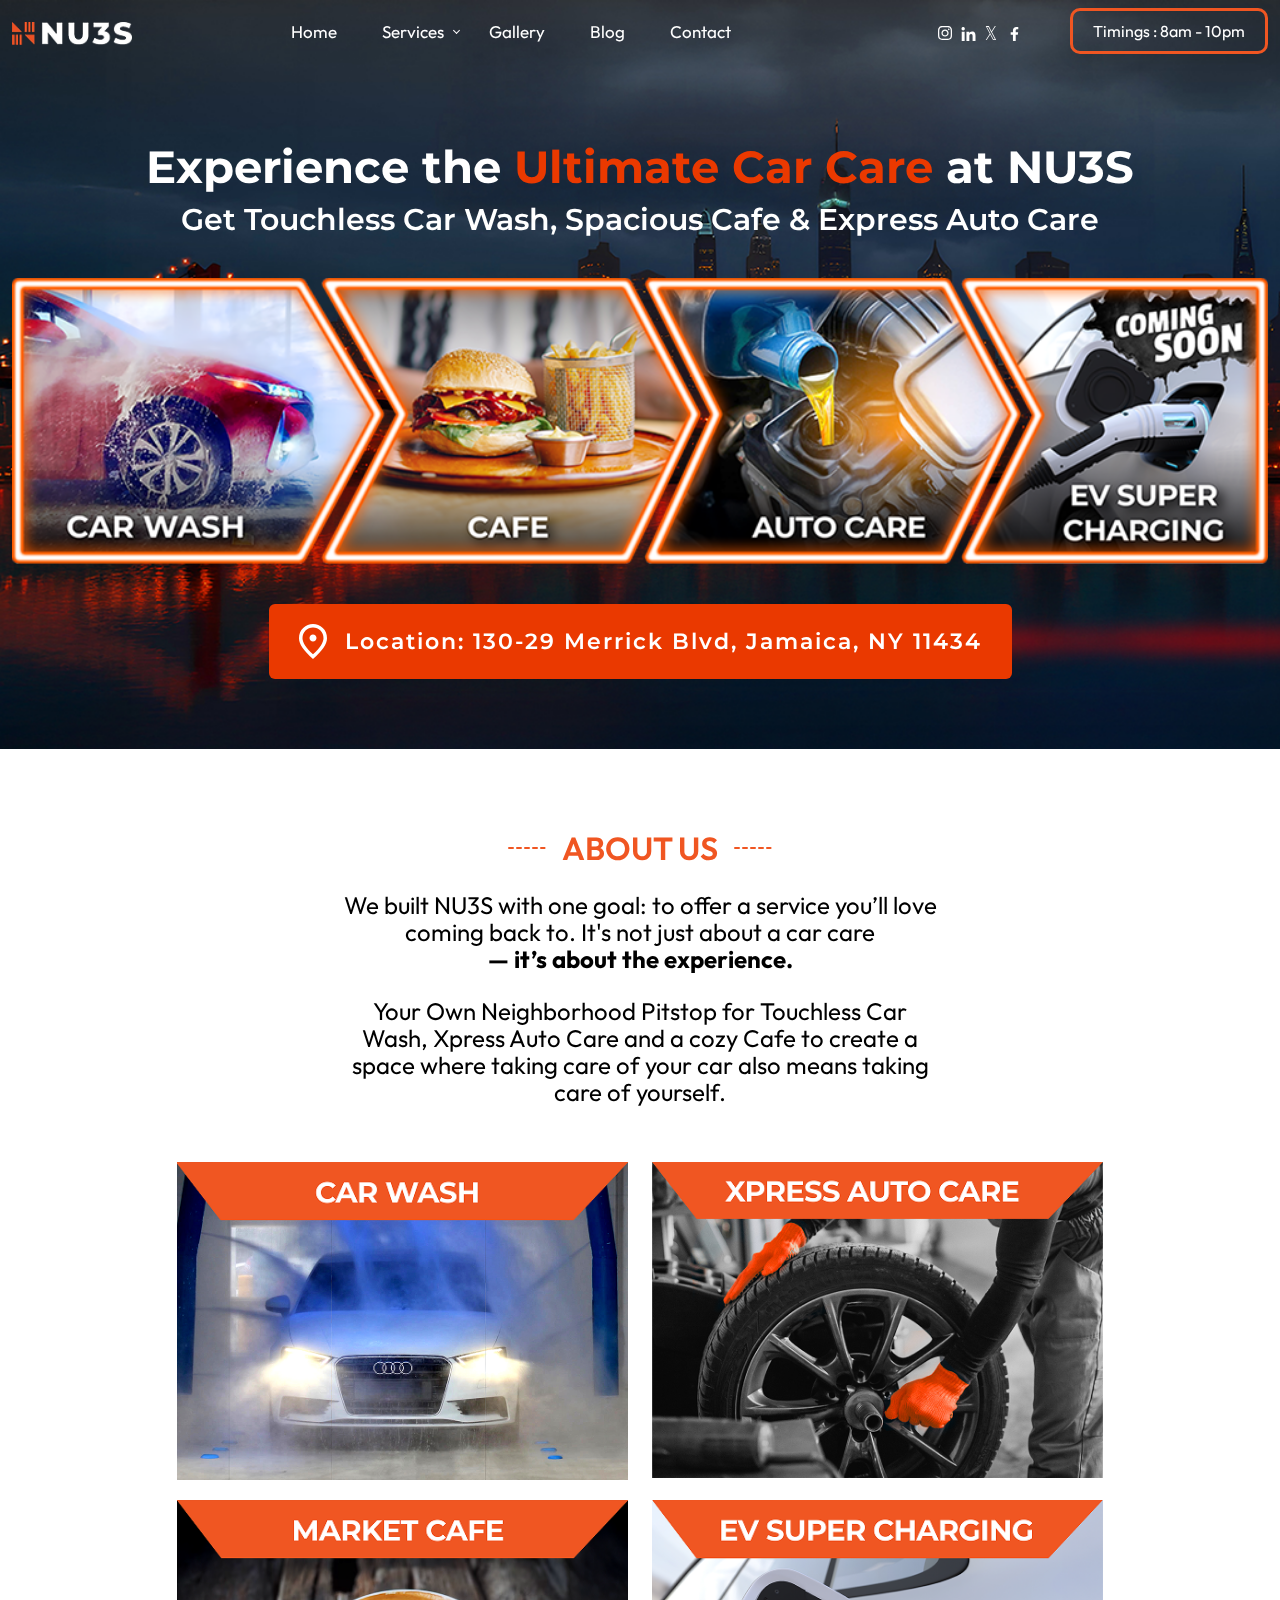
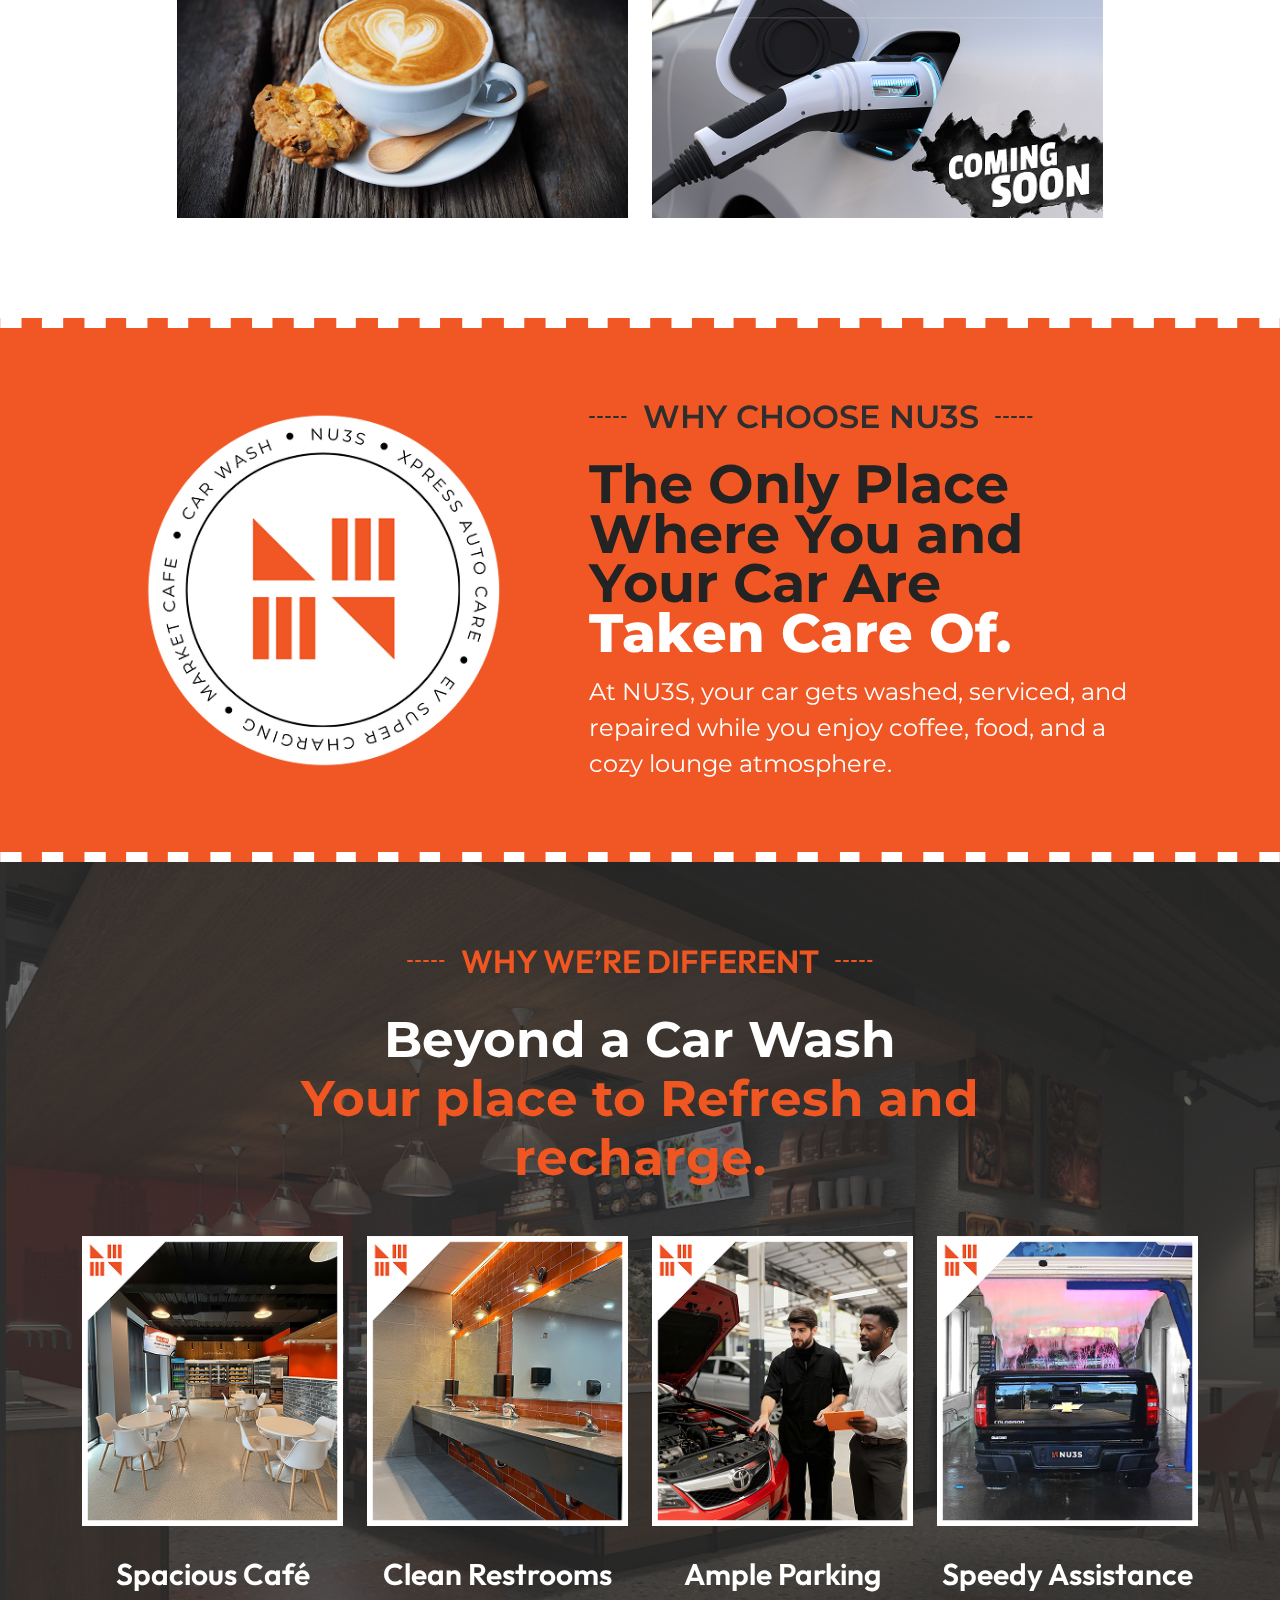
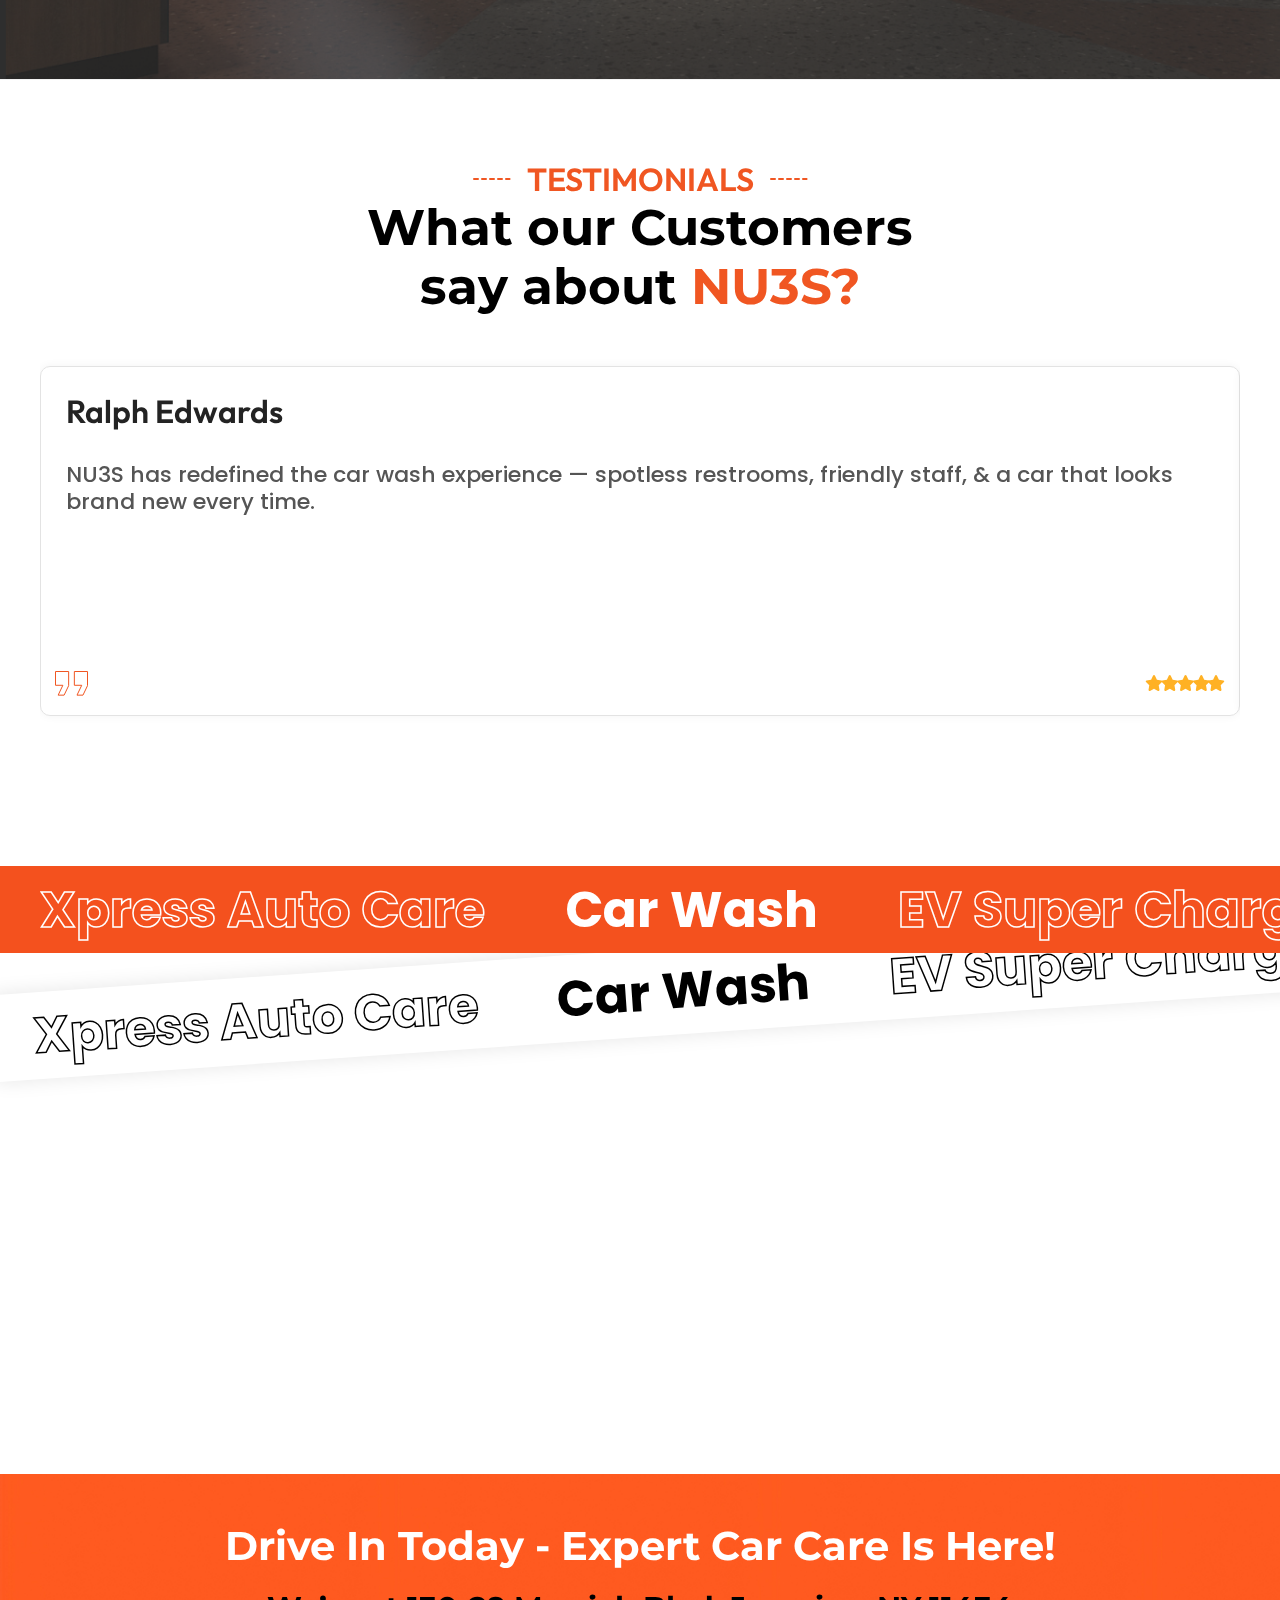
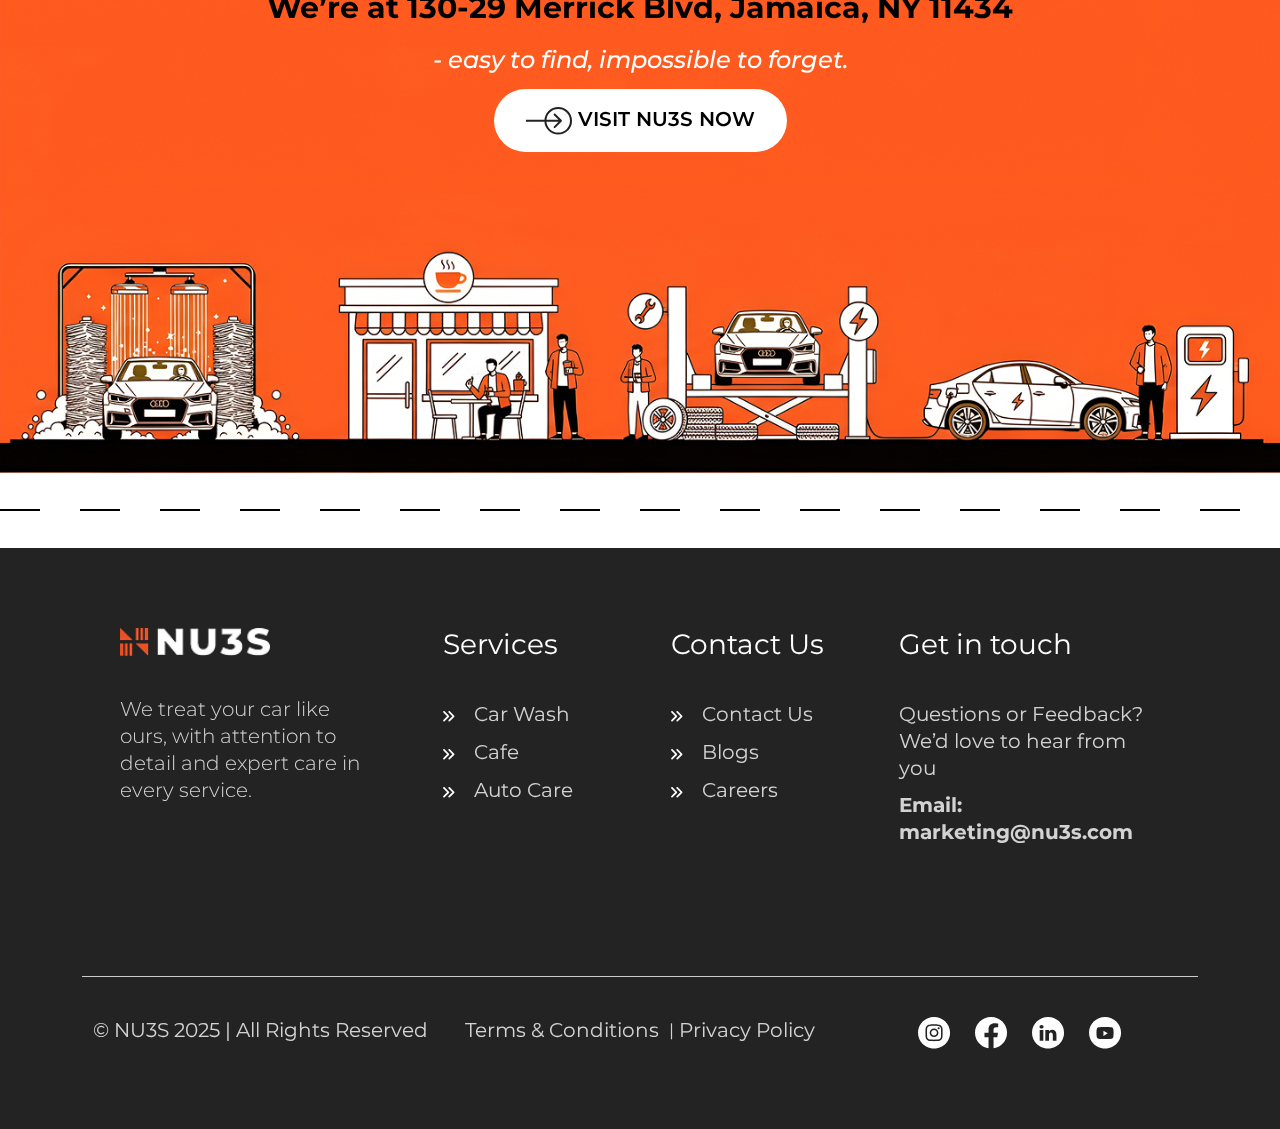
<file: index.html>
<!DOCTYPE html>
<html lang="en">

<head>
    <meta charset="UTF-8">
    <meta name="viewport" content="width=device-width, initial-scale=1.0">
    <title>NU3S-final</title>

    <!-- bootstrap cdn -->
    <!-- Bootstrap 5 CDN -->
    <link href="https://cdn.jsdelivr.net/npm/bootstrap@5.3.2/dist/css/bootstrap.min.css" rel="stylesheet">

    <!-- font link -->
    <link rel="preconnect" href="https://fonts.googleapis.com">
    <link rel="preconnect" href="https://fonts.gstatic.com" crossorigin>
    <link
        href="https://fonts.googleapis.com/css2?family=Montserrat:ital,wght@0,100..900;1,100..900&family=Outfit:wght@100..900&family=Poppins:ital,wght@0,100;0,200;0,300;0,400;0,500;0,600;0,700;0,800;0,900;1,100;1,200;1,300;1,400;1,500;1,600;1,700;1,800;1,900&display=swap"
        rel="stylesheet">

    <!-- Link Swiper's CSS -->
    <link rel="stylesheet" href="https://cdn.jsdelivr.net/npm/swiper@11/swiper-bundle.min.css" />

    <!-- css file link -->
    <link rel="stylesheet" href="assets/CSS/style.css">

</head>

<header>
    <div class="header-b">
        <div class="container-xxl">
            <div class="header-bg">
                <nav class="navbar navbar-expand-lg d-flex justify-content-between">
                    <div class="logo">
                        <a href="#">
                            <img src="assets/imgs/main-logo.png" alt="">
                        </a>
                    </div>

                    <div class="collapse navbar-collapse justify-content-center" id="navbarSupportedContent">

                        <button class="close-btn d-lg-none">
                            <svg xmlns="http://www.w3.org/2000/svg" xmlns:xlink="http://www.w3.org/1999/xlink"
                                viewBox="0 0 241.171 241.171">
                                <path
                                    d="M138.138,120.754l99.118-98.576c4.752-4.704,4.752-12.319,0-17.011c-4.74-4.704-12.439-4.704-17.179,0   l-99.033,98.492L21.095,3.699c-4.74-4.752-12.439-4.752-17.179,0c-4.74,4.764-4.74,12.475,0,17.227l99.876,99.888L3.555,220.497  c-4.74,4.704-4.74,12.319,0,17.011c4.74,4.704,12.439,4.704,17.179,0l100.152-99.599l99.551,99.563   c4.74,4.752,12.439,4.752,17.179,0c4.74-4.764,4.74-12.475,0-17.227L138.138,120.754z">
                                </path>
                            </svg>
                        </button>
                        <ul class="navbar-nav">
                            <li class="menu-item current-menu-item">
                                <a href="index.html">Home</a>
                            </li>
                            <li class="menu-item menu-item-has-children">
                                <a href="javascript:void(0);">Services</a>
                                <ul class="sub-menu">
                                    <li class="menu-item">
                                        <a href="auto-car.html">
                                            Auto Car
                                        </a>
                                    </li>
                                    <li class="menu-item">
                                        <a href="market_cafe.html">
                                           Market Cafe
                                        </a>
                                    </li>
                                    <li class="menu-item">
                                        <a href="wash.html">
                                            Car Wash
                                        </a>
                                    </li>
                                </ul>
                            </li>
                            <li class="menu-item">
                                <a href="javascript:void(0);">Gallery</a>
                            </li>
                            <li class="menu-item">
                                <a href="javascript:void(0);">Blog</a>
                            </li>
                            <li class="menu-item">
                                <a href="contect.html">Contact</a>
                            </li>
                        </ul>
                    </div>
                    <div class="social-media px-5 d-none d-lg-block">
                        <ul class="d-flex gap-2 align-items-center">
                            <li>
                                <a href="javascript:void(0);">
                                    <svg width="15" height="15" viewBox="0 0 15 15" fill="none"
                                        xmlns="http://www.w3.org/2000/svg">
                                        <path
                                            d="M7.03125 3.40625C9 3.40625 10.625 5.03125 10.625 7C10.625 9 9 10.5938 7.03125 10.5938C5.03125 10.5938 3.4375 9 3.4375 7C3.4375 5.03125 5.03125 3.40625 7.03125 3.40625ZM7.03125 9.34375C8.3125 9.34375 9.34375 8.3125 9.34375 7C9.34375 5.71875 8.3125 4.6875 7.03125 4.6875C5.71875 4.6875 4.6875 5.71875 4.6875 7C4.6875 8.3125 5.75 9.34375 7.03125 9.34375ZM11.5938 3.28125C11.5938 2.8125 11.2188 2.4375 10.75 2.4375C10.2812 2.4375 9.90625 2.8125 9.90625 3.28125C9.90625 3.75 10.2812 4.125 10.75 4.125C11.2188 4.125 11.5938 3.75 11.5938 3.28125ZM13.9688 4.125C14.0312 5.28125 14.0312 8.75 13.9688 9.90625C13.9062 11.0312 13.6562 12 12.8438 12.8438C12.0312 13.6562 11.0312 13.9062 9.90625 13.9688C8.75 14.0312 5.28125 14.0312 4.125 13.9688C3 13.9062 2.03125 13.6562 1.1875 12.8438C0.375 12 0.125 11.0312 0.0625 9.90625C0 8.75 0 5.28125 0.0625 4.125C0.125 3 0.375 2 1.1875 1.1875C2.03125 0.375 3 0.125 4.125 0.0625C5.28125 0 8.75 0 9.90625 0.0625C11.0312 0.125 12.0312 0.375 12.8438 1.1875C13.6562 2 13.9062 3 13.9688 4.125ZM12.4688 11.125C12.8438 10.2188 12.75 8.03125 12.75 7C12.75 6 12.8438 3.8125 12.4688 2.875C12.2188 2.28125 11.75 1.78125 11.1562 1.5625C10.2188 1.1875 8.03125 1.28125 7.03125 1.28125C6 1.28125 3.8125 1.1875 2.90625 1.5625C2.28125 1.8125 1.8125 2.28125 1.5625 2.875C1.1875 3.8125 1.28125 6 1.28125 7C1.28125 8.03125 1.1875 10.2188 1.5625 11.125C1.8125 11.75 2.28125 12.2188 2.90625 12.4688C3.8125 12.8438 6 12.75 7.03125 12.75C8.03125 12.75 10.2188 12.8438 11.1562 12.4688C11.75 12.2188 12.25 11.75 12.4688 11.125Z"
                                            fill="white" />
                                    </svg>
                                </a>
                            </li>
                            <li>
                                <a href="javascript:void(0);">
                                    <svg width="15" height="15" viewBox="0 0 14 15" fill="none"
                                        xmlns="http://www.w3.org/2000/svg">
                                        <path
                                            d="M3.125 15H0.21875V5.65625H3.125V15ZM1.65625 4.40625C0.75 4.40625 0 3.625 0 2.6875C0 1.40625 1.375 0.59375 2.5 1.25C3.03125 1.53125 3.34375 2.09375 3.34375 2.6875C3.34375 3.625 2.59375 4.40625 1.65625 4.40625ZM13.9688 15H11.0938V10.4688C11.0938 9.375 11.0625 8 9.5625 8C8.0625 8 7.84375 9.15625 7.84375 10.375V15H4.9375V5.65625H7.71875V6.9375H7.75C8.15625 6.21875 9.09375 5.4375 10.5 5.4375C13.4375 5.4375 14 7.375 14 9.875V15H13.9688Z"
                                            fill="white" />
                                    </svg>
                                </a>
                            </li>
                            <li>
                                <a href="javascript:void(0);">
                                    <svg width="15" height="15" viewBox="0 0 10 13" fill="none"
                                        xmlns="http://www.w3.org/2000/svg">
                                        <path
                                            d="M5.3779 5.15765L8.74191 0H7.94474L5.02377 4.47832L2.6908 0H0L3.52791 6.77201L0 12.1806H0.797208L3.88183 7.45135L6.34561 12.1806H9.03642L5.3777 5.15765H5.3779ZM4.28601 6.83167L3.92856 6.15733L1.08445 0.79154H2.30892L4.60415 5.12191L4.9616 5.79625L7.94512 11.4251H6.72066L4.28601 6.83193V6.83167Z"
                                            fill="white" />
                                    </svg>
                                </a>
                            </li>
                            <li>
                                <a href="javascript:void(0);">
                                    <svg width="15" height="15" viewBox="0 0 10 17" fill="none"
                                        xmlns="http://www.w3.org/2000/svg">
                                        <path
                                            d="M8.71875 10H6.375V17H3.25V10H0.6875V7.125H3.25V4.90625C3.25 2.40625 4.75 1 7.03125 1C8.125 1 9.28125 1.21875 9.28125 1.21875V3.6875H8C6.75 3.6875 6.375 4.4375 6.375 5.25V7.125H9.15625L8.71875 10Z"
                                            fill="white" />
                                    </svg>
                                </a>
                            </li>
                        </ul>
                    </div>
                    <div class="header-btn">
                        <a href="javascript:void(0);" class="btn btn-primary ">Timings : 8am - 10pm</a>
                    </div>
                    <button class="navbar-toggler d-lg-none custom-toggler" type="button" data-bs-toggle="collapse"
                        data-bs-target="#navbarSupportedContent" aria-controls="navbarSupportedContent"
                        aria-expanded="false" aria-label="Toggle navigation">
                        <svg xmlns="http://www.w3.org/2000/svg" width="30" height="30" viewBox="0 0 24 24">
                            <g class="menu-outline">
                                <path fill="#fff" fill-rule="evenodd"
                                    d="M3 7a1 1 0 0 1 1-1h16a1 1 0 1 1 0 2H4a1 1 0 0 1-1-1m0 5a1 1 0 0 1 1-1h16a1 1 0 1 1 0 2H4a1 1 0 0 1-1-1m0 5a1 1 0 0 1 1-1h16a1 1 0 1 1 0 2H4a1 1 0 0 1-1-1"
                                    class="Vector 38 (Stroke)" clip-rule="evenodd" />
                            </g>
                        </svg>
                    </button>
                </nav>
            </div>
        </div>
    </div>
</header>

<section class="home-banner d-flex align-items-center justify-content-center text-center position-relative"
    style="background-image: url(assets/imgs/home-banner.png); background-size: cover; background-repeat: no-repeat;">
    <div class="container-xxl">
        <div class="home-desc">
            <h1>Experience the <span>Ultimate Car Care</span> at NU3S</h1>
            <!-- Large image: visible on md (≥576px) and up -->
            <div class="img d-none d-sm-block">
                <h3>Get Touchless Car Wash, Spacious Cafe & Express Auto Care</h3>
                <img src="assets/imgs/home-shap-img.png" alt="Large screen shape image">
            </div>
            <!-- Small image: visible only on small screens (<576px) -->
            <div class="img d-block d-sm-none">
                <img src="assets/imgs/sm-home-shap-img.png" alt="Small screen shape image">
                <h3>Get Touchless Car Wash, Spacious Cafe & Express Auto Care</h3>
            </div>
            <div class="lable">
                <p class="d-inline-flex align-items-center gap-2 text-white rounded fw-semibold">
                    <span>
                        <svg width="28" height="35" viewBox="0 0 28 35" fill="none" xmlns="http://www.w3.org/2000/svg">
                            <path
                                d="M14 17.5C14.9625 17.5 15.7865 17.1573 16.4719 16.4719C17.1573 15.7865 17.5 14.9625 17.5 14C17.5 13.0375 17.1573 12.2135 16.4719 11.5281C15.7865 10.8427 14.9625 10.5 14 10.5C13.0375 10.5 12.2135 10.8427 11.5281 11.5281C10.8427 12.2135 10.5 13.0375 10.5 14C10.5 14.9625 10.8427 15.7865 11.5281 16.4719C12.2135 17.1573 13.0375 17.5 14 17.5ZM14 30.3625C17.5583 27.0958 20.1979 24.1281 21.9188 21.4594C23.6396 18.7906 24.5 16.4208 24.5 14.35C24.5 11.1708 23.4865 8.56771 21.4594 6.54062C19.4323 4.51354 16.9458 3.5 14 3.5C11.0542 3.5 8.56771 4.51354 6.54062 6.54062C4.51354 8.56771 3.5 11.1708 3.5 14.35C3.5 16.4208 4.36042 18.7906 6.08125 21.4594C7.80208 24.1281 10.4417 27.0958 14 30.3625ZM14 35C9.30417 31.0042 5.79688 27.2927 3.47813 23.8656C1.15938 20.4385 0 17.2667 0 14.35C0 9.975 1.40729 6.48958 4.22188 3.89375C7.03646 1.29792 10.2958 0 14 0C17.7042 0 20.9635 1.29792 23.7781 3.89375C26.5927 6.48958 28 9.975 28 14.35C28 17.2667 26.8406 20.4385 24.5219 23.8656C22.2031 27.2927 18.6958 31.0042 14 35Z"
                                fill="white" />
                        </svg>
                    </span>
                    Location: 130-29 Merrick Blvd, Jamaica, NY 11434
                </p>
            </div>
        </div>
    </div>
</section>

<section class="about-us ptb-80">
    <div class="container">
        <div class="row justify-content-center">
            <!-- ABOUT TITLE -->
            <div class="col-lg-10 page-title text-center">
                <div class="text-center gap-3 d-flex align-items-center justify-content-center">
                    <svg width="38" height="2" viewBox="0 0 38 2" fill="none" xmlns="http://www.w3.org/2000/svg">
                        <line x1="1" y1="1" x2="36.5761" y2="1" stroke="#F05622" stroke-width="2" stroke-linecap="round"
                            stroke-dasharray="4 4" />
                    </svg>
                    <h4>ABOUT US</h4>
                    <svg width="38" height="2" viewBox="0 0 38 2" fill="none" xmlns="http://www.w3.org/2000/svg">
                        <line x1="1" y1="1" x2="36.5761" y2="1" stroke="#F05622" stroke-width="2" stroke-linecap="round"
                            stroke-dasharray="4 4" />
                    </svg>
                </div>
            </div>
            <div class="col-lg-7">
                <div class="about-desc text-center">
                    <p>We built NU3S with one goal: to offer a service you’ll love coming back to. It's not just about a
                        car care <br><b>— it’s about the experience.</b></p>
                    <p>Your Own Neighborhood Pitstop for Touchless Car Wash, Xpress Auto Care and a cozy Cafe to create
                        a space where taking care of your car also means taking care of yourself.</p>
                </div>
            </div>
        </div>


        <div class="row justify-content-center mt-3">
            <!-- IMAGE 1 -->
            <div class="col-lg-5 col-md-6">
                <div class="about-img">
                    <img src="assets/imgs/about-1.png" alt="">
                    <img src="assets/imgs/ho-ab-1.png" class="img-fluid hover-img" alt="">
                    <div class="about-overlay">
                        <p>Relax in Jamaica’s coziest cafe while we give your car top-notch care.</p>
                        <a href="#">KNOW MORE >></a>
                    </div>
                </div>
            </div>

            <!-- IMAGE 2 -->
            <div class="col-lg-5 col-md-6">
                <div class="about-img">
                    <img src="assets/imgs/about-2.png" alt="">
                    <img src="assets/imgs/ho-ab-2.png" class="img-fluid hover-img" alt="">
                    <div class="about-overlay">
                        <p>Your one-stop destination for oil changes, brakes, engine service, tires, and complete
                            auto
                            care.</p>
                        <a href="#">KNOW MORE >></a>
                    </div>
                </div>
            </div>

            <!-- IMAGE 3 -->
            <div class="col-lg-5 col-md-6">
                <div class="about-img">
                    <img src="assets/imgs/about-3.png" alt="">
                    <img src="assets/imgs/ho-ab-3.png" class="img-fluid hover-img" alt="">
                    <div class="about-overlay">
                        <p>Charge your electric vehicle while enjoying a coffee in our cafe. Stay tuned for this
                            exciting new service!</p>
                        <a href="#">KNOW MORE >></a>
                    </div>
                </div>
            </div>

            <!-- IMAGE 4 -->
            <div class="col-lg-5 col-md-6">
                <div class="about-img">
                    <img src="assets/imgs/about-4.png" alt="">
                    <img src="assets/imgs/ho-ab-4.png" class="img-fluid hover-img" alt="">
                    <div class="about-overlay">
                        <p>Watch your car go from dirty to sparkling with our advanced touchless car wash
                            technology.
                        </p>
                        <a href="#">KNOW MORE >></a>
                    </div>
                </div>
            </div>
        </div>
    </div>
</section>

<section class="why-choose tb-border ptb-80" style="background-color: rgba(240, 87, 36, 1); position: relative;">
    <div class="container">
        <div class="row d-flex justify-content-evenly align-items-center">
            <div class="col-lg-4 col-md-4 col-sm-12">
                <div class="logo text-center">
                    <img src="assets/imgs/Red and White logo.png" alt="NU3S Logo" class="img-fluid">
                </div>
            </div>
            <div class="col-lg-6 col-md-8 col-sm-12">
                <div class="why-desc">
                    <div class="sm-center gap-3 d-flex align-items-center pb-4">
                        <svg width="38" height="2" viewBox="0 0 38 2" fill="none" xmlns="http://www.w3.org/2000/svg">
                            <line x1="1" y1="1" x2="36.5761" y2="1" stroke="rgba(46, 46, 46, 1)" stroke-width="2"
                                stroke-linecap="round" stroke-dasharray="4 4" />
                        </svg>
                        <h4>WHY CHOOSE NU3S</h4>
                        <svg width="38" height="2" viewBox="0 0 38 2" fill="none" xmlns="http://www.w3.org/2000/svg">
                            <line x1="1" y1="1" x2="36.5761" y2="1" stroke="rgba(46, 46, 46, 1)" stroke-width="2"
                                stroke-linecap="round" stroke-dasharray="4 4" />
                        </svg>
                    </div>
                    <h2>The Only Place Where You and Your Car Are <br> <span>Taken Care Of.</span></h2>
                    <p>At NU3S, your car gets washed, serviced, and repaired while you enjoy coffee, food, and a cozy
                        lounge atmosphere.</p>
                </div>
            </div>
        </div>
    </div>
</section>

<section class="place-refresh ptb-80 position-relative"
    style="background-image: url('assets/imgs/Group\ 1.png'); background-repeat: no-repeat; background-size: cover;">
    <div class="container">
        <div class="desc">
            <div class="row justify-content-center">
                <div class="col-lg-8 page-title text-center">
                    <div class=" text-center gap-3 d-flex align-items-center justify-content-center">
                        <svg width="38" height="2" viewBox="0 0 38 2" fill="none" xmlns="http://www.w3.org/2000/svg">
                            <line x1="1" y1="1" x2="36.5761" y2="1" stroke="#F05622" stroke-width="2"
                                stroke-linecap="round" stroke-dasharray="4 4" />
                        </svg>
                        <h4>WHY WE’RE DIFFERENT</h4>
                        <svg width="38" height="2" viewBox="0 0 38 2" fill="none" xmlns="http://www.w3.org/2000/svg">
                            <line x1="1" y1="1" x2="36.5761" y2="1" stroke="#F05622" stroke-width="2"
                                stroke-linecap="round" stroke-dasharray="4 4" />
                        </svg>
                    </div>
                    <h2><span>Beyond a Car Wash </span> <br> Your place to Refresh and recharge.</h2>
                </div>
            </div>
        </div>
        <div class="row d-flex justify-content-between mt-5">
            <div class="col-lg-3 col-md-6 col-sm-6 img text-center">
                <img src="assets/imgs/place-1.png" alt="">
                <h4>Spacious Café</h4>
            </div>
            <div class="col-lg-3 col-md-6 col-sm-6 img text-center">
                <img src="assets/imgs/place-2.png" alt="">
                <h4>Clean Restrooms</h4>
            </div>
            <div class="col-lg-3 col-md-6 col-sm-6 img text-center">
                <img src="assets/imgs/place-3.png" alt="">
                <h4>Ample Parking</h4>
            </div>
            <div class="col-lg-3 col-md-6 col-sm-6 img text-center">
                <img src="assets/imgs/place-4.png" alt="">
                <h4>Speedy Assistance</h4>
            </div>
        </div>
    </div>
</section>

<section class="customers-card ptb-80">
    <div class="cards">
        <div class="row justify-content-center">
            <div class="col-lg-6 page-title text-center">
                <div class=" text-center gap-3 d-flex align-items-center justify-content-center">
                    <svg width="38" height="2" viewBox="0 0 38 2" fill="none" xmlns="http://www.w3.org/2000/svg">
                        <line x1="1" y1="1" x2="36.5761" y2="1" stroke="#F05622" stroke-width="2" stroke-linecap="round"
                            stroke-dasharray="4 4" />
                    </svg>
                    <h4>TESTIMONIALS</h4>
                    <svg width="38" height="2" viewBox="0 0 38 2" fill="none" xmlns="http://www.w3.org/2000/svg">
                        <line x1="1" y1="1" x2="36.5761" y2="1" stroke="#F05622" stroke-width="2" stroke-linecap="round"
                            stroke-dasharray="4 4" />
                    </svg>
                </div>
                <h2>What our Customers say about <span>NU3S?</span></h2>
            </div>
        </div>
        <div class="swiper testimonial-swiper">
            <div class="swiper-wrapper">
                <!-- CARD 1 -->
                <div class="swiper-slide">
                    <div class="testimonial-card">
                        <h6>Ralph Edwards</h6>
                        <p>
                            NU3S has redefined the car wash experience — spotless
                            restrooms, friendly staff, & a car that looks brand new every
                            time.
                        </p>
                        <div class="testimonial-footer">
                            <div class="more">
                                <svg width="33" height="25" viewBox="0 0 33 25" fill="none"
                                    xmlns="http://www.w3.org/2000/svg">
                                    <path
                                        d="M32.5 0.5V14.6719L27.9717 24.1436H22.0078L26.3799 15.002L26.7217 14.2861H19.3574V0.5L32.5 0.5ZM13.6426 0.5L13.6426 14.6719L9.11426 24.1436H3.15137L7.52246 15.002L7.86523 14.2861L0.5 14.2861L0.5 0.5L13.6426 0.5Z"
                                        stroke="#F05622" />
                                </svg>
                            </div>
                            <div class="reting">
                                <svg width="80" height="17" viewBox="0 0 80 17" fill="none"
                                    xmlns="http://www.w3.org/2000/svg">
                                    <path
                                        d="M11.9062 4.71875L16.375 5.375C16.75 5.4375 17.0625 5.6875 17.1875 6.0625C17.3125 6.40625 17.2188 6.8125 16.9375 7.0625L13.6875 10.2812L14.4688 14.8438C14.5312 15.2188 14.375 15.5938 14.0625 15.8125C13.75 16.0625 13.3438 16.0625 13 15.9062L9 13.75L4.96875 15.9062C4.65625 16.0625 4.21875 16.0625 3.9375 15.8125C3.625 15.5938 3.46875 15.2188 3.53125 14.8438L4.28125 10.2812L1.03125 7.0625C0.75 6.8125 0.65625 6.40625 0.78125 6.0625C0.90625 5.6875 1.21875 5.4375 1.59375 5.375L6.09375 4.71875L8.09375 0.5625C8.25 0.21875 8.59375 0 9 0C9.375 0 9.71875 0.21875 9.875 0.5625L11.9062 4.71875Z"
                                        fill="#FFB124" />
                                    <path
                                        d="M27.6758 4.71875L32.1445 5.375C32.5195 5.4375 32.832 5.6875 32.957 6.0625C33.082 6.40625 32.9883 6.8125 32.707 7.0625L29.457 10.2812L30.2383 14.8438C30.3008 15.2188 30.1445 15.5938 29.832 15.8125C29.5195 16.0625 29.1133 16.0625 28.7695 15.9062L24.7695 13.75L20.7383 15.9062C20.4258 16.0625 19.9883 16.0625 19.707 15.8125C19.3945 15.5938 19.2383 15.2188 19.3008 14.8438L20.0508 10.2812L16.8008 7.0625C16.5195 6.8125 16.4258 6.40625 16.5508 6.0625C16.6758 5.6875 16.9883 5.4375 17.3633 5.375L21.8633 4.71875L23.8633 0.5625C24.0195 0.21875 24.3633 0 24.7695 0C25.1445 0 25.4883 0.21875 25.6445 0.5625L27.6758 4.71875Z"
                                        fill="#FFB124" />
                                    <path
                                        d="M43.4453 4.71875L47.9141 5.375C48.2891 5.4375 48.6016 5.6875 48.7266 6.0625C48.8516 6.40625 48.7578 6.8125 48.4766 7.0625L45.2266 10.2812L46.0078 14.8438C46.0703 15.2188 45.9141 15.5938 45.6016 15.8125C45.2891 16.0625 44.8828 16.0625 44.5391 15.9062L40.5391 13.75L36.5078 15.9062C36.1953 16.0625 35.7578 16.0625 35.4766 15.8125C35.1641 15.5938 35.0078 15.2188 35.0703 14.8438L35.8203 10.2812L32.5703 7.0625C32.2891 6.8125 32.1953 6.40625 32.3203 6.0625C32.4453 5.6875 32.7578 5.4375 33.1328 5.375L37.6328 4.71875L39.6328 0.5625C39.7891 0.21875 40.1328 0 40.5391 0C40.9141 0 41.2578 0.21875 41.4141 0.5625L43.4453 4.71875Z"
                                        fill="#FFB124" />
                                    <path
                                        d="M73.9062 4.71875L78.375 5.375C78.75 5.4375 79.0625 5.6875 79.1875 6.0625C79.3125 6.40625 79.2188 6.8125 78.9375 7.0625L75.6875 10.2812L76.4688 14.8438C76.5312 15.2188 76.375 15.5938 76.0625 15.8125C75.75 16.0625 75.3438 16.0625 75 15.9062L71 13.75L66.9688 15.9062C66.6562 16.0625 66.2188 16.0625 65.9375 15.8125C65.625 15.5938 65.4688 15.2188 65.5312 14.8438L66.2812 10.2812L63.0312 7.0625C62.75 6.8125 62.6562 6.40625 62.7812 6.0625C62.9062 5.6875 63.2188 5.4375 63.5938 5.375L68.0938 4.71875L70.0938 0.5625C70.25 0.21875 70.5938 0 71 0C71.375 0 71.7188 0.21875 71.875 0.5625L73.9062 4.71875Z"
                                        fill="#FFB124" />
                                    <path
                                        d="M59.2168 4.71875L63.6855 5.375C64.0605 5.4375 64.373 5.6875 64.498 6.0625C64.623 6.40625 64.5293 6.8125 64.248 7.0625L60.998 10.2812L61.7793 14.8438C61.8418 15.2188 61.6855 15.5938 61.373 15.8125C61.0605 16.0625 60.6543 16.0625 60.3105 15.9062L56.3105 13.75L52.2793 15.9062C51.9668 16.0625 51.5293 16.0625 51.248 15.8125C50.9355 15.5938 50.7793 15.2188 50.8418 14.8438L51.5918 10.2812L48.3418 7.0625C48.0605 6.8125 47.9668 6.40625 48.0918 6.0625C48.2168 5.6875 48.5293 5.4375 48.9043 5.375L53.4043 4.71875L55.4043 0.5625C55.5605 0.21875 55.9043 0 56.3105 0C56.6855 0 57.0293 0.21875 57.1855 0.5625L59.2168 4.71875Z"
                                        fill="#FFB124" />
                                </svg>
                            </div>
                        </div>
                    </div>
                </div>

                <!-- CARD 2 -->
                <div class="swiper-slide">
                    <div class="testimonial-card">
                        <h6>Marvin McKinney</h6>
                        <p>
                            I’ve tried many car washes in Queens & NU3S stands out as the
                            best. I can enjoy coffee, use free Wi-Fi, and relax while my
                            car gets spotless — all without wasting a minute!
                        </p>
                        <div class="testimonial-footer">
                            <div class="more">
                                <svg width="33" height="25" viewBox="0 0 33 25" fill="none"
                                    xmlns="http://www.w3.org/2000/svg">
                                    <path
                                        d="M32.5 0.5V14.6719L27.9717 24.1436H22.0078L26.3799 15.002L26.7217 14.2861H19.3574V0.5L32.5 0.5ZM13.6426 0.5L13.6426 14.6719L9.11426 24.1436H3.15137L7.52246 15.002L7.86523 14.2861L0.5 14.2861L0.5 0.5L13.6426 0.5Z"
                                        stroke="#F05622" />
                                </svg>
                            </div>
                            <div class="reting">
                                <svg width="80" height="17" viewBox="0 0 80 17" fill="none"
                                    xmlns="http://www.w3.org/2000/svg">
                                    <path
                                        d="M11.9062 4.71875L16.375 5.375C16.75 5.4375 17.0625 5.6875 17.1875 6.0625C17.3125 6.40625 17.2188 6.8125 16.9375 7.0625L13.6875 10.2812L14.4688 14.8438C14.5312 15.2188 14.375 15.5938 14.0625 15.8125C13.75 16.0625 13.3438 16.0625 13 15.9062L9 13.75L4.96875 15.9062C4.65625 16.0625 4.21875 16.0625 3.9375 15.8125C3.625 15.5938 3.46875 15.2188 3.53125 14.8438L4.28125 10.2812L1.03125 7.0625C0.75 6.8125 0.65625 6.40625 0.78125 6.0625C0.90625 5.6875 1.21875 5.4375 1.59375 5.375L6.09375 4.71875L8.09375 0.5625C8.25 0.21875 8.59375 0 9 0C9.375 0 9.71875 0.21875 9.875 0.5625L11.9062 4.71875Z"
                                        fill="#FFB124" />
                                    <path
                                        d="M27.6758 4.71875L32.1445 5.375C32.5195 5.4375 32.832 5.6875 32.957 6.0625C33.082 6.40625 32.9883 6.8125 32.707 7.0625L29.457 10.2812L30.2383 14.8438C30.3008 15.2188 30.1445 15.5938 29.832 15.8125C29.5195 16.0625 29.1133 16.0625 28.7695 15.9062L24.7695 13.75L20.7383 15.9062C20.4258 16.0625 19.9883 16.0625 19.707 15.8125C19.3945 15.5938 19.2383 15.2188 19.3008 14.8438L20.0508 10.2812L16.8008 7.0625C16.5195 6.8125 16.4258 6.40625 16.5508 6.0625C16.6758 5.6875 16.9883 5.4375 17.3633 5.375L21.8633 4.71875L23.8633 0.5625C24.0195 0.21875 24.3633 0 24.7695 0C25.1445 0 25.4883 0.21875 25.6445 0.5625L27.6758 4.71875Z"
                                        fill="#FFB124" />
                                    <path
                                        d="M43.4453 4.71875L47.9141 5.375C48.2891 5.4375 48.6016 5.6875 48.7266 6.0625C48.8516 6.40625 48.7578 6.8125 48.4766 7.0625L45.2266 10.2812L46.0078 14.8438C46.0703 15.2188 45.9141 15.5938 45.6016 15.8125C45.2891 16.0625 44.8828 16.0625 44.5391 15.9062L40.5391 13.75L36.5078 15.9062C36.1953 16.0625 35.7578 16.0625 35.4766 15.8125C35.1641 15.5938 35.0078 15.2188 35.0703 14.8438L35.8203 10.2812L32.5703 7.0625C32.2891 6.8125 32.1953 6.40625 32.3203 6.0625C32.4453 5.6875 32.7578 5.4375 33.1328 5.375L37.6328 4.71875L39.6328 0.5625C39.7891 0.21875 40.1328 0 40.5391 0C40.9141 0 41.2578 0.21875 41.4141 0.5625L43.4453 4.71875Z"
                                        fill="#FFB124" />
                                    <path
                                        d="M73.9062 4.71875L78.375 5.375C78.75 5.4375 79.0625 5.6875 79.1875 6.0625C79.3125 6.40625 79.2188 6.8125 78.9375 7.0625L75.6875 10.2812L76.4688 14.8438C76.5312 15.2188 76.375 15.5938 76.0625 15.8125C75.75 16.0625 75.3438 16.0625 75 15.9062L71 13.75L66.9688 15.9062C66.6562 16.0625 66.2188 16.0625 65.9375 15.8125C65.625 15.5938 65.4688 15.2188 65.5312 14.8438L66.2812 10.2812L63.0312 7.0625C62.75 6.8125 62.6562 6.40625 62.7812 6.0625C62.9062 5.6875 63.2188 5.4375 63.5938 5.375L68.0938 4.71875L70.0938 0.5625C70.25 0.21875 70.5938 0 71 0C71.375 0 71.7188 0.21875 71.875 0.5625L73.9062 4.71875Z"
                                        fill="#FFB124" />
                                    <path
                                        d="M59.2168 4.71875L63.6855 5.375C64.0605 5.4375 64.373 5.6875 64.498 6.0625C64.623 6.40625 64.5293 6.8125 64.248 7.0625L60.998 10.2812L61.7793 14.8438C61.8418 15.2188 61.6855 15.5938 61.373 15.8125C61.0605 16.0625 60.6543 16.0625 60.3105 15.9062L56.3105 13.75L52.2793 15.9062C51.9668 16.0625 51.5293 16.0625 51.248 15.8125C50.9355 15.5938 50.7793 15.2188 50.8418 14.8438L51.5918 10.2812L48.3418 7.0625C48.0605 6.8125 47.9668 6.40625 48.0918 6.0625C48.2168 5.6875 48.5293 5.4375 48.9043 5.375L53.4043 4.71875L55.4043 0.5625C55.5605 0.21875 55.9043 0 56.3105 0C56.6855 0 57.0293 0.21875 57.1855 0.5625L59.2168 4.71875Z"
                                        fill="#FFB124" />
                                </svg>

                            </div>
                        </div>
                    </div>
                </div>

                <!-- CARD 3 -->
                <div class="swiper-slide">
                    <div class="testimonial-card">
                        <h6>Devon Lane</h6>
                        <p>
                            Every visit to NU3S impresses me. They make my car spotless
                            while checking tires and topping up fluids — a trusted,
                            premium auto care experience.
                        </p>
                        <div class="testimonial-footer">
                            <div class="more">
                                <svg width="33" height="25" viewBox="0 0 33 25" fill="none"
                                    xmlns="http://www.w3.org/2000/svg">
                                    <path
                                        d="M32.5 0.5V14.6719L27.9717 24.1436H22.0078L26.3799 15.002L26.7217 14.2861H19.3574V0.5L32.5 0.5ZM13.6426 0.5L13.6426 14.6719L9.11426 24.1436H3.15137L7.52246 15.002L7.86523 14.2861L0.5 14.2861L0.5 0.5L13.6426 0.5Z"
                                        stroke="#F05622" />
                                </svg>
                            </div>
                            <div class="reting">
                                <svg width="80" height="17" viewBox="0 0 80 17" fill="none"
                                    xmlns="http://www.w3.org/2000/svg">
                                    <path
                                        d="M11.9062 4.71875L16.375 5.375C16.75 5.4375 17.0625 5.6875 17.1875 6.0625C17.3125 6.40625 17.2188 6.8125 16.9375 7.0625L13.6875 10.2812L14.4688 14.8438C14.5312 15.2188 14.375 15.5938 14.0625 15.8125C13.75 16.0625 13.3438 16.0625 13 15.9062L9 13.75L4.96875 15.9062C4.65625 16.0625 4.21875 16.0625 3.9375 15.8125C3.625 15.5938 3.46875 15.2188 3.53125 14.8438L4.28125 10.2812L1.03125 7.0625C0.75 6.8125 0.65625 6.40625 0.78125 6.0625C0.90625 5.6875 1.21875 5.4375 1.59375 5.375L6.09375 4.71875L8.09375 0.5625C8.25 0.21875 8.59375 0 9 0C9.375 0 9.71875 0.21875 9.875 0.5625L11.9062 4.71875Z"
                                        fill="#FFB124" />
                                    <path
                                        d="M27.6758 4.71875L32.1445 5.375C32.5195 5.4375 32.832 5.6875 32.957 6.0625C33.082 6.40625 32.9883 6.8125 32.707 7.0625L29.457 10.2812L30.2383 14.8438C30.3008 15.2188 30.1445 15.5938 29.832 15.8125C29.5195 16.0625 29.1133 16.0625 28.7695 15.9062L24.7695 13.75L20.7383 15.9062C20.4258 16.0625 19.9883 16.0625 19.707 15.8125C19.3945 15.5938 19.2383 15.2188 19.3008 14.8438L20.0508 10.2812L16.8008 7.0625C16.5195 6.8125 16.4258 6.40625 16.5508 6.0625C16.6758 5.6875 16.9883 5.4375 17.3633 5.375L21.8633 4.71875L23.8633 0.5625C24.0195 0.21875 24.3633 0 24.7695 0C25.1445 0 25.4883 0.21875 25.6445 0.5625L27.6758 4.71875Z"
                                        fill="#FFB124" />
                                    <path
                                        d="M43.4453 4.71875L47.9141 5.375C48.2891 5.4375 48.6016 5.6875 48.7266 6.0625C48.8516 6.40625 48.7578 6.8125 48.4766 7.0625L45.2266 10.2812L46.0078 14.8438C46.0703 15.2188 45.9141 15.5938 45.6016 15.8125C45.2891 16.0625 44.8828 16.0625 44.5391 15.9062L40.5391 13.75L36.5078 15.9062C36.1953 16.0625 35.7578 16.0625 35.4766 15.8125C35.1641 15.5938 35.0078 15.2188 35.0703 14.8438L35.8203 10.2812L32.5703 7.0625C32.2891 6.8125 32.1953 6.40625 32.3203 6.0625C32.4453 5.6875 32.7578 5.4375 33.1328 5.375L37.6328 4.71875L39.6328 0.5625C39.7891 0.21875 40.1328 0 40.5391 0C40.9141 0 41.2578 0.21875 41.4141 0.5625L43.4453 4.71875Z"
                                        fill="#FFB124" />
                                    <path
                                        d="M73.9062 4.71875L78.375 5.375C78.75 5.4375 79.0625 5.6875 79.1875 6.0625C79.3125 6.40625 79.2188 6.8125 78.9375 7.0625L75.6875 10.2812L76.4688 14.8438C76.5312 15.2188 76.375 15.5938 76.0625 15.8125C75.75 16.0625 75.3438 16.0625 75 15.9062L71 13.75L66.9688 15.9062C66.6562 16.0625 66.2188 16.0625 65.9375 15.8125C65.625 15.5938 65.4688 15.2188 65.5312 14.8438L66.2812 10.2812L63.0312 7.0625C62.75 6.8125 62.6562 6.40625 62.7812 6.0625C62.9062 5.6875 63.2188 5.4375 63.5938 5.375L68.0938 4.71875L70.0938 0.5625C70.25 0.21875 70.5938 0 71 0C71.375 0 71.7188 0.21875 71.875 0.5625L73.9062 4.71875Z"
                                        fill="#FFB124" />
                                    <path
                                        d="M59.2168 4.71875L63.6855 5.375C64.0605 5.4375 64.373 5.6875 64.498 6.0625C64.623 6.40625 64.5293 6.8125 64.248 7.0625L60.998 10.2812L61.7793 14.8438C61.8418 15.2188 61.6855 15.5938 61.373 15.8125C61.0605 16.0625 60.6543 16.0625 60.3105 15.9062L56.3105 13.75L52.2793 15.9062C51.9668 16.0625 51.5293 16.0625 51.248 15.8125C50.9355 15.5938 50.7793 15.2188 50.8418 14.8438L51.5918 10.2812L48.3418 7.0625C48.0605 6.8125 47.9668 6.40625 48.0918 6.0625C48.2168 5.6875 48.5293 5.4375 48.9043 5.375L53.4043 4.71875L55.4043 0.5625C55.5605 0.21875 55.9043 0 56.3105 0C56.6855 0 57.0293 0.21875 57.1855 0.5625L59.2168 4.71875Z"
                                        fill="#FFB124" />
                                </svg>

                            </div>
                        </div>
                    </div>
                </div>

                <!-- CARD 4 -->
                <div class="swiper-slide">
                    <div class="testimonial-card">
                        <h6>Brooklyn Simmons</h6>
                        <p>
                            Every visit to NU3S impresses me. They make my car spotless while checking tires and topping
                            up fluids — a trusted, premium auto care experience.
                        </p>
                        <div class="testimonial-footer">
                            <div class="more">
                                <svg width="33" height="25" viewBox="0 0 33 25" fill="none"
                                    xmlns="http://www.w3.org/2000/svg">
                                    <path
                                        d="M32.5 0.5V14.6719L27.9717 24.1436H22.0078L26.3799 15.002L26.7217 14.2861H19.3574V0.5L32.5 0.5ZM13.6426 0.5L13.6426 14.6719L9.11426 24.1436H3.15137L7.52246 15.002L7.86523 14.2861L0.5 14.2861L0.5 0.5L13.6426 0.5Z"
                                        stroke="#F05622" />
                                </svg>
                            </div>
                            <div class="reting">
                                <svg width="80" height="17" viewBox="0 0 80 17" fill="none"
                                    xmlns="http://www.w3.org/2000/svg">
                                    <path
                                        d="M11.9062 4.71875L16.375 5.375C16.75 5.4375 17.0625 5.6875 17.1875 6.0625C17.3125 6.40625 17.2188 6.8125 16.9375 7.0625L13.6875 10.2812L14.4688 14.8438C14.5312 15.2188 14.375 15.5938 14.0625 15.8125C13.75 16.0625 13.3438 16.0625 13 15.9062L9 13.75L4.96875 15.9062C4.65625 16.0625 4.21875 16.0625 3.9375 15.8125C3.625 15.5938 3.46875 15.2188 3.53125 14.8438L4.28125 10.2812L1.03125 7.0625C0.75 6.8125 0.65625 6.40625 0.78125 6.0625C0.90625 5.6875 1.21875 5.4375 1.59375 5.375L6.09375 4.71875L8.09375 0.5625C8.25 0.21875 8.59375 0 9 0C9.375 0 9.71875 0.21875 9.875 0.5625L11.9062 4.71875Z"
                                        fill="#FFB124" />
                                    <path
                                        d="M27.6758 4.71875L32.1445 5.375C32.5195 5.4375 32.832 5.6875 32.957 6.0625C33.082 6.40625 32.9883 6.8125 32.707 7.0625L29.457 10.2812L30.2383 14.8438C30.3008 15.2188 30.1445 15.5938 29.832 15.8125C29.5195 16.0625 29.1133 16.0625 28.7695 15.9062L24.7695 13.75L20.7383 15.9062C20.4258 16.0625 19.9883 16.0625 19.707 15.8125C19.3945 15.5938 19.2383 15.2188 19.3008 14.8438L20.0508 10.2812L16.8008 7.0625C16.5195 6.8125 16.4258 6.40625 16.5508 6.0625C16.6758 5.6875 16.9883 5.4375 17.3633 5.375L21.8633 4.71875L23.8633 0.5625C24.0195 0.21875 24.3633 0 24.7695 0C25.1445 0 25.4883 0.21875 25.6445 0.5625L27.6758 4.71875Z"
                                        fill="#FFB124" />
                                    <path
                                        d="M43.4453 4.71875L47.9141 5.375C48.2891 5.4375 48.6016 5.6875 48.7266 6.0625C48.8516 6.40625 48.7578 6.8125 48.4766 7.0625L45.2266 10.2812L46.0078 14.8438C46.0703 15.2188 45.9141 15.5938 45.6016 15.8125C45.2891 16.0625 44.8828 16.0625 44.5391 15.9062L40.5391 13.75L36.5078 15.9062C36.1953 16.0625 35.7578 16.0625 35.4766 15.8125C35.1641 15.5938 35.0078 15.2188 35.0703 14.8438L35.8203 10.2812L32.5703 7.0625C32.2891 6.8125 32.1953 6.40625 32.3203 6.0625C32.4453 5.6875 32.7578 5.4375 33.1328 5.375L37.6328 4.71875L39.6328 0.5625C39.7891 0.21875 40.1328 0 40.5391 0C40.9141 0 41.2578 0.21875 41.4141 0.5625L43.4453 4.71875Z"
                                        fill="#FFB124" />
                                    <path
                                        d="M73.9062 4.71875L78.375 5.375C78.75 5.4375 79.0625 5.6875 79.1875 6.0625C79.3125 6.40625 79.2188 6.8125 78.9375 7.0625L75.6875 10.2812L76.4688 14.8438C76.5312 15.2188 76.375 15.5938 76.0625 15.8125C75.75 16.0625 75.3438 16.0625 75 15.9062L71 13.75L66.9688 15.9062C66.6562 16.0625 66.2188 16.0625 65.9375 15.8125C65.625 15.5938 65.4688 15.2188 65.5312 14.8438L66.2812 10.2812L63.0312 7.0625C62.75 6.8125 62.6562 6.40625 62.7812 6.0625C62.9062 5.6875 63.2188 5.4375 63.5938 5.375L68.0938 4.71875L70.0938 0.5625C70.25 0.21875 70.5938 0 71 0C71.375 0 71.7188 0.21875 71.875 0.5625L73.9062 4.71875Z"
                                        fill="#FFB124" />
                                    <path
                                        d="M59.2168 4.71875L63.6855 5.375C64.0605 5.4375 64.373 5.6875 64.498 6.0625C64.623 6.40625 64.5293 6.8125 64.248 7.0625L60.998 10.2812L61.7793 14.8438C61.8418 15.2188 61.6855 15.5938 61.373 15.8125C61.0605 16.0625 60.6543 16.0625 60.3105 15.9062L56.3105 13.75L52.2793 15.9062C51.9668 16.0625 51.5293 16.0625 51.248 15.8125C50.9355 15.5938 50.7793 15.2188 50.8418 14.8438L51.5918 10.2812L48.3418 7.0625C48.0605 6.8125 47.9668 6.40625 48.0918 6.0625C48.2168 5.6875 48.5293 5.4375 48.9043 5.375L53.4043 4.71875L55.4043 0.5625C55.5605 0.21875 55.9043 0 56.3105 0C56.6855 0 57.0293 0.21875 57.1855 0.5625L59.2168 4.71875Z"
                                        fill="#FFB124" />
                                </svg>

                            </div>
                        </div>
                    </div>
                </div>

                <!-- CARD 5 -->
                <div class="swiper-slide">
                    <div class="testimonial-card">
                        <h6>Leslie Alexander</h6>
                        <p>
                            The best part about NU3S? Their quick service and friendly
                            team. I’m always out in under 20 minutes with a sparkling car!
                        </p>
                        <div class="testimonial-footer">
                            <div class="more">
                                <svg width="33" height="25" viewBox="0 0 33 25" fill="none"
                                    xmlns="http://www.w3.org/2000/svg">
                                    <path
                                        d="M32.5 0.5V14.6719L27.9717 24.1436H22.0078L26.3799 15.002L26.7217 14.2861H19.3574V0.5L32.5 0.5ZM13.6426 0.5L13.6426 14.6719L9.11426 24.1436H3.15137L7.52246 15.002L7.86523 14.2861L0.5 14.2861L0.5 0.5L13.6426 0.5Z"
                                        stroke="#F05622" />
                                </svg>
                            </div>
                            <div class="reting">
                                <svg width="80" height="17" viewBox="0 0 80 17" fill="none"
                                    xmlns="http://www.w3.org/2000/svg">
                                    <path
                                        d="M11.9062 4.71875L16.375 5.375C16.75 5.4375 17.0625 5.6875 17.1875 6.0625C17.3125 6.40625 17.2188 6.8125 16.9375 7.0625L13.6875 10.2812L14.4688 14.8438C14.5312 15.2188 14.375 15.5938 14.0625 15.8125C13.75 16.0625 13.3438 16.0625 13 15.9062L9 13.75L4.96875 15.9062C4.65625 16.0625 4.21875 16.0625 3.9375 15.8125C3.625 15.5938 3.46875 15.2188 3.53125 14.8438L4.28125 10.2812L1.03125 7.0625C0.75 6.8125 0.65625 6.40625 0.78125 6.0625C0.90625 5.6875 1.21875 5.4375 1.59375 5.375L6.09375 4.71875L8.09375 0.5625C8.25 0.21875 8.59375 0 9 0C9.375 0 9.71875 0.21875 9.875 0.5625L11.9062 4.71875Z"
                                        fill="#FFB124" />
                                    <path
                                        d="M27.6758 4.71875L32.1445 5.375C32.5195 5.4375 32.832 5.6875 32.957 6.0625C33.082 6.40625 32.9883 6.8125 32.707 7.0625L29.457 10.2812L30.2383 14.8438C30.3008 15.2188 30.1445 15.5938 29.832 15.8125C29.5195 16.0625 29.1133 16.0625 28.7695 15.9062L24.7695 13.75L20.7383 15.9062C20.4258 16.0625 19.9883 16.0625 19.707 15.8125C19.3945 15.5938 19.2383 15.2188 19.3008 14.8438L20.0508 10.2812L16.8008 7.0625C16.5195 6.8125 16.4258 6.40625 16.5508 6.0625C16.6758 5.6875 16.9883 5.4375 17.3633 5.375L21.8633 4.71875L23.8633 0.5625C24.0195 0.21875 24.3633 0 24.7695 0C25.1445 0 25.4883 0.21875 25.6445 0.5625L27.6758 4.71875Z"
                                        fill="#FFB124" />
                                    <path
                                        d="M43.4453 4.71875L47.9141 5.375C48.2891 5.4375 48.6016 5.6875 48.7266 6.0625C48.8516 6.40625 48.7578 6.8125 48.4766 7.0625L45.2266 10.2812L46.0078 14.8438C46.0703 15.2188 45.9141 15.5938 45.6016 15.8125C45.2891 16.0625 44.8828 16.0625 44.5391 15.9062L40.5391 13.75L36.5078 15.9062C36.1953 16.0625 35.7578 16.0625 35.4766 15.8125C35.1641 15.5938 35.0078 15.2188 35.0703 14.8438L35.8203 10.2812L32.5703 7.0625C32.2891 6.8125 32.1953 6.40625 32.3203 6.0625C32.4453 5.6875 32.7578 5.4375 33.1328 5.375L37.6328 4.71875L39.6328 0.5625C39.7891 0.21875 40.1328 0 40.5391 0C40.9141 0 41.2578 0.21875 41.4141 0.5625L43.4453 4.71875Z"
                                        fill="#FFB124" />
                                    <path
                                        d="M73.9062 4.71875L78.375 5.375C78.75 5.4375 79.0625 5.6875 79.1875 6.0625C79.3125 6.40625 79.2188 6.8125 78.9375 7.0625L75.6875 10.2812L76.4688 14.8438C76.5312 15.2188 76.375 15.5938 76.0625 15.8125C75.75 16.0625 75.3438 16.0625 75 15.9062L71 13.75L66.9688 15.9062C66.6562 16.0625 66.2188 16.0625 65.9375 15.8125C65.625 15.5938 65.4688 15.2188 65.5312 14.8438L66.2812 10.2812L63.0312 7.0625C62.75 6.8125 62.6562 6.40625 62.7812 6.0625C62.9062 5.6875 63.2188 5.4375 63.5938 5.375L68.0938 4.71875L70.0938 0.5625C70.25 0.21875 70.5938 0 71 0C71.375 0 71.7188 0.21875 71.875 0.5625L73.9062 4.71875Z"
                                        fill="#FFB124" />
                                    <path
                                        d="M59.2168 4.71875L63.6855 5.375C64.0605 5.4375 64.373 5.6875 64.498 6.0625C64.623 6.40625 64.5293 6.8125 64.248 7.0625L60.998 10.2812L61.7793 14.8438C61.8418 15.2188 61.6855 15.5938 61.373 15.8125C61.0605 16.0625 60.6543 16.0625 60.3105 15.9062L56.3105 13.75L52.2793 15.9062C51.9668 16.0625 51.5293 16.0625 51.248 15.8125C50.9355 15.5938 50.7793 15.2188 50.8418 14.8438L51.5918 10.2812L48.3418 7.0625C48.0605 6.8125 47.9668 6.40625 48.0918 6.0625C48.2168 5.6875 48.5293 5.4375 48.9043 5.375L53.4043 4.71875L55.4043 0.5625C55.5605 0.21875 55.9043 0 56.3105 0C56.6855 0 57.0293 0.21875 57.1855 0.5625L59.2168 4.71875Z"
                                        fill="#FFB124" />
                                </svg>

                            </div>
                        </div>
                    </div>
                </div>
            </div>

            <div class="swiper-pagination"></div>
        </div>
    </div>
</section>

<section class="location position-relative">

    <div class="map">
      <iframe src="https://www.google.com/maps/embed?pb=!1m18!1m12!1m3!1d3025.7113670754484!2d-73.76474812415877!3d40.680328171398344!2m3!1f0!2f0!3f0!3m2!1i1024!2i768!4f13.1!3m3!1m2!1s0x89c267f19ee6949f%3A0xa1c2a7031ad9f81f!2sNU3S%20-%20Car%20Wash%20%7C%20Cafe%20%7C%20Auto%20Care!5e0!3m2!1sen!2sin!4v1762495414294!5m2!1sen!2sin" width="100%" height="600" style="border:0;" allowfullscreen="" loading="lazy" referrerpolicy="no-referrer-when-downgrade"></iframe>
    </div>
    <div class="marq-line">
        <div class="no-1">
            <div class="scroll-banner">
                <div class="scroll-track" id="scrollTrack">
                    <span>Xpress Auto Care</span>
                    <span>Car Wash</span>
                    <span>EV Super Charge</span>
                    <span>Detailing</span>
                    <span>Xpress Auto Care</span>
                    <span>Car Wash</span>
                    <span>EV Super Charge</span>
                    <span>Detailing</span>
                </div>
            </div>
            <div class="scroll-banner-sec">
                <div class="scroll-track" id="scrollTrack">
                    <span>Xpress Auto Care</span>
                    <span>Car Wash</span>
                    <span>EV Super Charge</span>
                    <span>Detailing</span>
                    <span>Xpress Auto Care</span>
                    <span>Car Wash</span>
                    <span>EV Super Charge</span>
                    <span>Detailing</span>
                </div>
            </div>
        </div>
    </div>
</section>

<section class="footer-banner position-relative">
    <!-- Desktop Banner (visible ≥576px) -->
    <div class="background footer-desk-banner d-none d-sm-block">
        <img src="assets/imgs/footer_main_banner.png" alt="Desktop Banner">
    </div>

    <!-- Mobile Banner (visible <576px) -->
    <div class="background footer-mob-banner d-block d-sm-none">
        <img src="assets/imgs/footer_main_banner_sm.png" alt="Mobile Banner" class="img-fluid w-100">
    </div>

    <div class="service-desc text-center">
        <div class="container mt-5">
            <h4>Drive In Today <span class="d-block d-sm-inline">- Expert Car Care Is Here!</span></h4>
            <h6>We’re at 130-29 Merrick Blvd, Jamaica, NY 11434</h6>
            <p>- easy to find, impossible to forget.</p>
        </div>
        <div class="main-button mt-3">
            <a href="#"><svg width="46" height="28" viewBox="0 0 46 28" fill="none" xmlns="http://www.w3.org/2000/svg">
                    <path
                        d="M35.6671 14.5072C36.0576 14.1166 36.0576 13.4835 35.6671 13.0929L29.3031 6.72898C28.9126 6.33846 28.2795 6.33846 27.8889 6.72898C27.4984 7.11951 27.4984 7.75267 27.8889 8.1432L33.5458 13.8001L27.8889 19.4569C27.4984 19.8474 27.4984 20.4806 27.8889 20.8711C28.2795 21.2616 28.9126 21.2616 29.3031 20.8711L35.6671 14.5072ZM0 13.8L-8.74228e-08 14.8L34.96 14.8001L34.96 13.8001L34.96 12.8001L8.74228e-08 12.8L0 13.8Z"
                        fill="#232323" />
                    <circle cx="32.2004" cy="13.8001" r="12.8" stroke="#232323" stroke-width="2" />
                </svg> VISIT NU3S NOW</a>
        </div>
    </div>
    <div class="rode">
        <div class="car">
            <img src="assets/imgs/car.png" alt="">
        </div>
    </div>
</section>

<footer style="background-color: rgba(35, 35, 35, 1);">
    <div class="container ptb-80">
        <div class="row d-flex justify-content-evenly">
            <div class="col-lg-3 col-sm-12">
                <div class="logo">
                    <img src="assets/imgs/main-logo.png" alt="">
                    <p>We treat your car like ours, with attention to detail and expert care in every service.</p>
                </div>
            </div>
            <div class="col-lg-2 col-sm-3">
                <div class="footer-menu">
                    <h6>Services</h6>
                    <ul>
                        <li>
                            <a href="wash.html">Car Wash</a>
                        </li>
                        <li>
                            <a href="market_cafe.html">Cafe</a>
                        </li>
                        <li>
                            <a href="auto-car.html">Auto Care</a>
                        </li>
                    </ul>
                </div>
            </div>
            <div class="col-lg-2 col-sm-3">
                <div class="footer-menu">
                    <h6>Contact Us</h6>
                    <ul>
                        <li>
                            <a href="contect.html">Contact Us</a>
                        </li>
                        <li>
                            <a href="#">Blogs</a>
                        </li>
                        <li>
                            <a href="#">Careers</a>
                        </li>
                    </ul>
                </div>
            </div>
            <div class="col-lg-3 col-sm-6">
                <h6>Get in touch</h6>
                <p>Questions or Feedback? We’d love to hear from you</p>
                <p><b>Email: marketing@nu3s.com</b></p>
            </div>
            <div class="col-lg-12 social-media-ic d-block d-sm-none">
                <div class="d-flex gap-4 justify-content-between">
                    <a href="#">
                        <svg width="33" height="32" viewBox="0 0 33 32" fill="none" xmlns="http://www.w3.org/2000/svg">
                            <path
                                d="M16.0439 0C24.905 0 32.0888 7.05457 32.0889 15.7568C32.0889 24.4591 24.905 31.5137 16.0439 31.5137C7.18308 31.5134 0 24.459 0 15.7568C4.74942e-05 7.05472 7.18311 0.000244741 16.0439 0ZM16.0439 7.35352C13.7211 7.35352 13.4292 7.36351 12.5166 7.4043C11.6061 7.44526 10.9843 7.58627 10.4404 7.79395C9.87762 8.00859 9.39946 8.29639 8.92383 8.76367C8.44799 9.23069 8.15576 9.69952 7.93652 10.252C7.72438 10.7865 7.58007 11.3977 7.53906 12.292C7.49825 13.1881 7.48731 13.4749 7.4873 15.7568C7.4873 18.0392 7.4977 18.3253 7.53906 19.2217C7.58097 20.116 7.72517 20.7265 7.93652 21.2607C8.15526 21.8135 8.44802 22.2829 8.92383 22.75C9.39909 23.2172 9.87628 23.5051 10.4385 23.7197C10.9829 23.9275 11.6058 24.0694 12.5166 24.1104C13.4289 24.1511 13.7208 24.1611 16.0439 24.1611C18.3681 24.1611 18.6595 24.1511 19.5723 24.1104C20.4828 24.0694 21.1051 23.9274 21.6494 23.7197C22.2119 23.5051 22.6887 23.2172 23.1641 22.75C23.6401 22.2829 23.9331 21.8133 24.1523 21.2607C24.3626 20.7264 24.507 20.1156 24.5498 19.2217C24.5908 18.3253 24.6016 18.0392 24.6016 15.7568C24.6016 13.4748 24.5908 13.1883 24.5498 12.292C24.507 11.3973 24.3627 10.7863 24.1523 10.252C23.9331 9.69929 23.64 9.23074 23.1641 8.76367C22.6881 8.2963 22.2127 8.00839 21.6494 7.79395C21.1039 7.58613 20.4813 7.44527 19.5703 7.4043C18.6579 7.36352 18.3671 7.35352 16.0439 7.35352Z"
                                fill="white" />
                            <path
                                d="M15.2773 8.86755C15.5051 8.8672 15.7595 8.86755 16.0449 8.86755C18.3295 8.86755 18.6008 8.87612 19.5029 8.91638C20.3372 8.95385 20.7902 9.09042 21.0918 9.20544C21.4911 9.35776 21.7759 9.54022 22.0752 9.83435C22.3746 10.1284 22.5604 10.4081 22.7158 10.8002C22.8329 11.0961 22.9728 11.5413 23.0107 12.3607C23.0517 13.2463 23.0605 13.5128 23.0605 15.7552C23.0605 17.9978 23.0517 18.264 23.0107 19.1498C22.9726 19.9691 22.8329 20.4144 22.7158 20.7103C22.5608 21.1023 22.3746 21.3813 22.0752 21.6752C21.7757 21.9693 21.4913 22.1518 21.0918 22.3041C20.7905 22.4196 20.3371 22.5557 19.5029 22.5931C18.601 22.6334 18.3295 22.642 16.0449 22.642C13.7607 22.642 13.4896 22.6334 12.5879 22.5931C11.7541 22.5553 11.3008 22.4191 10.999 22.3041C10.5997 22.1518 10.3141 21.9692 10.0146 21.6752C9.71518 21.3811 9.52947 21.1016 9.37402 20.7094C9.2569 20.4135 9.11707 19.9682 9.0791 19.1488C9.03812 18.2633 9.03027 17.9969 9.03027 15.7533C9.03027 13.5091 9.0381 13.2437 9.0791 12.3578C9.11727 11.539 9.25694 11.0944 9.37402 10.7982C9.52912 10.406 9.71515 10.1256 10.0146 9.83142C10.3141 9.53735 10.5997 9.35516 10.999 9.20251C11.3007 9.087 11.754 8.9501 12.5879 8.91248C13.377 8.87748 13.6831 8.86735 15.2773 8.8656V8.86755ZM16.0449 11.4418C13.6183 11.442 11.6514 13.374 11.6514 15.7572C11.6515 18.1403 13.6183 20.0714 16.0449 20.0717C18.4717 20.0717 20.4394 18.1405 20.4395 15.7572C20.4395 13.3739 18.4718 11.4418 16.0449 11.4418ZM20.5078 10.2679C19.9904 10.3196 19.5861 10.749 19.5859 11.2709C19.5859 11.8276 20.0464 12.2797 20.6133 12.2797C21.1801 12.2795 21.6396 11.8275 21.6396 11.2709C21.6395 10.7143 21.18 10.2632 20.6133 10.2631L20.5078 10.2679Z"
                                fill="white" />
                            <path
                                d="M16.0448 12.9557C17.62 12.9557 18.8971 14.2098 18.8971 15.7569C18.8971 17.3039 17.62 18.5582 16.0448 18.5582C14.4694 18.5582 13.1924 17.3039 13.1924 15.7569C13.1924 14.2098 14.4694 12.9557 16.0448 12.9557Z"
                                fill="white" />
                        </svg>
                    </a>
                    <a href="#">

                        <svg width="33" height="32" viewBox="0 0 33 32" fill="none" xmlns="http://www.w3.org/2000/svg">
                            <path
                                d="M32.0888 15.7569C32.0888 7.05368 24.9064 0 16.0444 0C7.18238 0 0 7.05368 0 15.7569C0 23.6231 5.86624 30.1413 13.5375 31.323V20.3117H9.46369V15.7569H13.5375V12.2855C13.5375 8.33701 15.9316 6.15505 19.598 6.15505C21.3528 6.15505 23.1892 6.4628 23.1892 6.4628V10.3405H21.1648C19.1718 10.3405 18.5513 11.5561 18.5513 12.8025V15.7569H23.0012L22.2898 20.3117H18.5513V31.323C26.2226 30.1413 32.0888 23.6231 32.0888 15.7569Z"
                                fill="white" />
                        </svg>
                    </a>
                    <a href="#">
                        <svg width="33" height="32" viewBox="0 0 33 32" fill="none" xmlns="http://www.w3.org/2000/svg">
                            <path
                                d="M16.0439 0C24.905 0 32.0888 7.05457 32.0889 15.7568C32.0889 24.4591 24.905 31.5137 16.0439 31.5137C7.18308 31.5134 0 24.459 0 15.7568C4.74942e-05 7.05472 7.18311 0.000244741 16.0439 0ZM20.2646 12.7988C18.3344 12.7989 17.4699 13.8398 16.9873 14.5703V13.0508H13.3506C13.3985 14.0575 13.3506 23.7803 13.3506 23.7803H16.9873V17.7881C16.9873 17.4675 17.0113 17.1475 17.1074 16.918C17.3702 16.2774 17.9682 15.6143 18.9727 15.6143C20.2888 15.6143 20.8153 16.5976 20.8154 18.0391V23.7793H24.4512V17.6279C24.4512 14.3325 22.6573 12.7988 20.2646 12.7988ZM7.70215 23.7793H11.3389V13.0508H7.70215V23.7793ZM9.54492 7.87891C8.30115 7.87891 7.48742 8.67959 7.4873 9.73145C7.4873 10.7616 8.27647 11.5859 9.49707 11.5859H9.52051C10.7883 11.5859 11.5781 10.7616 11.5781 9.73145C11.5544 8.67972 10.7884 7.87911 9.54492 7.87891Z"
                                fill="white" />
                        </svg>
                    </a>
                    <a href="#">
                        <svg width="33" height="32" viewBox="0 0 33 32" fill="none" xmlns="http://www.w3.org/2000/svg">
                            <path
                                d="M16.0439 0C24.905 0 32.0888 7.05457 32.0889 15.7568C32.0889 24.4591 24.905 31.5137 16.0439 31.5137C7.18308 31.5134 0 24.459 0 15.7568C4.74942e-05 7.05472 7.18311 0.000244741 16.0439 0ZM16.0439 9.97949C15.9871 9.9795 10.6864 9.98122 9.3584 10.3398C8.62201 10.5383 8.04154 11.1237 7.84473 11.8662C7.4876 13.2111 7.4873 16.015 7.4873 16.0195C7.4873 16.0195 7.48731 18.8268 7.84473 20.1729C8.04154 20.9154 8.62201 21.5007 9.3584 21.6992C10.6864 22.0578 15.9871 22.0596 16.0439 22.0596C16.0439 22.0596 21.3957 22.0597 22.7305 21.6992C23.4669 21.5007 24.0473 20.9154 24.2441 20.1729C24.6016 18.8268 24.6016 16.0195 24.6016 16.0195C24.6016 16.015 24.6014 13.2111 24.2441 11.8662C24.0473 11.1237 23.4669 10.5383 22.7305 10.3398C21.3956 9.97925 16.0439 9.97949 16.0439 9.97949Z"
                                fill="white" />
                            <path d="M14.4404 18.9083V13.656L18.7189 16.2823L14.4404 18.9083Z" fill="white" />
                        </svg>
                    </a>
                </div>
            </div>

            <div class="copy-right">
                <div class="row d-flex justify-content-between">
                    <div class="col-lg-4 col-md-6 col-sm-12 text-center">
                        <p>© NU3S 2025 | All Rights Reserved</p>
                    </div>
                    <div class="col-lg-4 col-md-6 col-sm-12 text-center">
                        <div class="privacy-link">
                            <ul>
                                <li><a href="#">Terms & Conditions</a></li>
                                <li><a href="#">Privacy Policy</a></li>
                            </ul>
                        </div>
                    </div>
                    <div class="col-lg-4 col-md-12 col-sm-12 text-center">
                        <div class="social-icon gap-4 justify-content-center d-none d-sm-flex">
                            <a href="#">
                                <svg width="33" height="32" viewBox="0 0 33 32" fill="none"
                                    xmlns="http://www.w3.org/2000/svg">
                                    <path
                                        d="M16.0439 0C24.905 0 32.0888 7.05457 32.0889 15.7568C32.0889 24.4591 24.905 31.5137 16.0439 31.5137C7.18308 31.5134 0 24.459 0 15.7568C4.74942e-05 7.05472 7.18311 0.000244741 16.0439 0ZM16.0439 7.35352C13.7211 7.35352 13.4292 7.36351 12.5166 7.4043C11.6061 7.44526 10.9843 7.58627 10.4404 7.79395C9.87762 8.00859 9.39946 8.29639 8.92383 8.76367C8.44799 9.23069 8.15576 9.69952 7.93652 10.252C7.72438 10.7865 7.58007 11.3977 7.53906 12.292C7.49825 13.1881 7.48731 13.4749 7.4873 15.7568C7.4873 18.0392 7.4977 18.3253 7.53906 19.2217C7.58097 20.116 7.72517 20.7265 7.93652 21.2607C8.15526 21.8135 8.44802 22.2829 8.92383 22.75C9.39909 23.2172 9.87628 23.5051 10.4385 23.7197C10.9829 23.9275 11.6058 24.0694 12.5166 24.1104C13.4289 24.1511 13.7208 24.1611 16.0439 24.1611C18.3681 24.1611 18.6595 24.1511 19.5723 24.1104C20.4828 24.0694 21.1051 23.9274 21.6494 23.7197C22.2119 23.5051 22.6887 23.2172 23.1641 22.75C23.6401 22.2829 23.9331 21.8133 24.1523 21.2607C24.3626 20.7264 24.507 20.1156 24.5498 19.2217C24.5908 18.3253 24.6016 18.0392 24.6016 15.7568C24.6016 13.4748 24.5908 13.1883 24.5498 12.292C24.507 11.3973 24.3627 10.7863 24.1523 10.252C23.9331 9.69929 23.64 9.23074 23.1641 8.76367C22.6881 8.2963 22.2127 8.00839 21.6494 7.79395C21.1039 7.58613 20.4813 7.44527 19.5703 7.4043C18.6579 7.36352 18.3671 7.35352 16.0439 7.35352Z"
                                        fill="white" />
                                    <path
                                        d="M15.2773 8.86755C15.5051 8.8672 15.7595 8.86755 16.0449 8.86755C18.3295 8.86755 18.6008 8.87612 19.5029 8.91638C20.3372 8.95385 20.7902 9.09042 21.0918 9.20544C21.4911 9.35776 21.7759 9.54022 22.0752 9.83435C22.3746 10.1284 22.5604 10.4081 22.7158 10.8002C22.8329 11.0961 22.9728 11.5413 23.0107 12.3607C23.0517 13.2463 23.0605 13.5128 23.0605 15.7552C23.0605 17.9978 23.0517 18.264 23.0107 19.1498C22.9726 19.9691 22.8329 20.4144 22.7158 20.7103C22.5608 21.1023 22.3746 21.3813 22.0752 21.6752C21.7757 21.9693 21.4913 22.1518 21.0918 22.3041C20.7905 22.4196 20.3371 22.5557 19.5029 22.5931C18.601 22.6334 18.3295 22.642 16.0449 22.642C13.7607 22.642 13.4896 22.6334 12.5879 22.5931C11.7541 22.5553 11.3008 22.4191 10.999 22.3041C10.5997 22.1518 10.3141 21.9692 10.0146 21.6752C9.71518 21.3811 9.52947 21.1016 9.37402 20.7094C9.2569 20.4135 9.11707 19.9682 9.0791 19.1488C9.03812 18.2633 9.03027 17.9969 9.03027 15.7533C9.03027 13.5091 9.0381 13.2437 9.0791 12.3578C9.11727 11.539 9.25694 11.0944 9.37402 10.7982C9.52912 10.406 9.71515 10.1256 10.0146 9.83142C10.3141 9.53735 10.5997 9.35516 10.999 9.20251C11.3007 9.087 11.754 8.9501 12.5879 8.91248C13.377 8.87748 13.6831 8.86735 15.2773 8.8656V8.86755ZM16.0449 11.4418C13.6183 11.442 11.6514 13.374 11.6514 15.7572C11.6515 18.1403 13.6183 20.0714 16.0449 20.0717C18.4717 20.0717 20.4394 18.1405 20.4395 15.7572C20.4395 13.3739 18.4718 11.4418 16.0449 11.4418ZM20.5078 10.2679C19.9904 10.3196 19.5861 10.749 19.5859 11.2709C19.5859 11.8276 20.0464 12.2797 20.6133 12.2797C21.1801 12.2795 21.6396 11.8275 21.6396 11.2709C21.6395 10.7143 21.18 10.2632 20.6133 10.2631L20.5078 10.2679Z"
                                        fill="white" />
                                    <path
                                        d="M16.0448 12.9557C17.62 12.9557 18.8971 14.2098 18.8971 15.7569C18.8971 17.3039 17.62 18.5582 16.0448 18.5582C14.4694 18.5582 13.1924 17.3039 13.1924 15.7569C13.1924 14.2098 14.4694 12.9557 16.0448 12.9557Z"
                                        fill="white" />
                                </svg>
                            </a>
                            <a href="#">
                                <svg width="33" height="32" viewBox="0 0 33 32" fill="none"
                                    xmlns="http://www.w3.org/2000/svg">
                                    <path
                                        d="M32.0888 15.7569C32.0888 7.05368 24.9064 0 16.0444 0C7.18238 0 0 7.05368 0 15.7569C0 23.6231 5.86624 30.1413 13.5375 31.323V20.3117H9.46369V15.7569H13.5375V12.2855C13.5375 8.33701 15.9316 6.15505 19.598 6.15505C21.3528 6.15505 23.1892 6.4628 23.1892 6.4628V10.3405H21.1648C19.1718 10.3405 18.5513 11.5561 18.5513 12.8025V15.7569H23.0012L22.2898 20.3117H18.5513V31.323C26.2226 30.1413 32.0888 23.6231 32.0888 15.7569Z"
                                        fill="white" />
                                </svg>

                            </a>
                            <a href="#">
                                <svg width="33" height="32" viewBox="0 0 33 32" fill="none"
                                    xmlns="http://www.w3.org/2000/svg">
                                    <path
                                        d="M16.0439 0C24.905 0 32.0888 7.05457 32.0889 15.7568C32.0889 24.4591 24.905 31.5137 16.0439 31.5137C7.18308 31.5134 0 24.459 0 15.7568C4.74942e-05 7.05472 7.18311 0.000244741 16.0439 0ZM20.2646 12.7988C18.3344 12.7989 17.4699 13.8398 16.9873 14.5703V13.0508H13.3506C13.3985 14.0575 13.3506 23.7803 13.3506 23.7803H16.9873V17.7881C16.9873 17.4675 17.0113 17.1475 17.1074 16.918C17.3702 16.2774 17.9682 15.6143 18.9727 15.6143C20.2888 15.6143 20.8153 16.5976 20.8154 18.0391V23.7793H24.4512V17.6279C24.4512 14.3325 22.6573 12.7988 20.2646 12.7988ZM7.70215 23.7793H11.3389V13.0508H7.70215V23.7793ZM9.54492 7.87891C8.30115 7.87891 7.48742 8.67959 7.4873 9.73145C7.4873 10.7616 8.27647 11.5859 9.49707 11.5859H9.52051C10.7883 11.5859 11.5781 10.7616 11.5781 9.73145C11.5544 8.67972 10.7884 7.87911 9.54492 7.87891Z"
                                        fill="white" />
                                </svg>
                            </a>
                            <a href="#">
                                <svg width="33" height="32" viewBox="0 0 33 32" fill="none"
                                    xmlns="http://www.w3.org/2000/svg">
                                    <path
                                        d="M16.0439 0C24.905 0 32.0888 7.05457 32.0889 15.7568C32.0889 24.4591 24.905 31.5137 16.0439 31.5137C7.18308 31.5134 0 24.459 0 15.7568C4.74942e-05 7.05472 7.18311 0.000244741 16.0439 0ZM16.0439 9.97949C15.9871 9.9795 10.6864 9.98122 9.3584 10.3398C8.62201 10.5383 8.04154 11.1237 7.84473 11.8662C7.4876 13.2111 7.4873 16.015 7.4873 16.0195C7.4873 16.0195 7.48731 18.8268 7.84473 20.1729C8.04154 20.9154 8.62201 21.5007 9.3584 21.6992C10.6864 22.0578 15.9871 22.0596 16.0439 22.0596C16.0439 22.0596 21.3957 22.0597 22.7305 21.6992C23.4669 21.5007 24.0473 20.9154 24.2441 20.1729C24.6016 18.8268 24.6016 16.0195 24.6016 16.0195C24.6016 16.015 24.6014 13.2111 24.2441 11.8662C24.0473 11.1237 23.4669 10.5383 22.7305 10.3398C21.3956 9.97925 16.0439 9.97949 16.0439 9.97949Z"
                                        fill="white" />
                                    <path d="M14.4404 18.9083V13.656L18.7189 16.2823L14.4404 18.9083Z" fill="white" />
                                </svg>
                            </a>
                        </div>
                    </div>
                </div>
            </div>
        </div>
    </div>
</footer>



<body>
    <script src="https://cdnjs.cloudflare.com/ajax/libs/jquery/3.7.1/jquery.min.js"
        integrity="sha512-v2CJ7UaYy4JwqLDIrZUI/4hqeoQieOmAZNXBeQyjo21dadnwR+8ZaIJVT8EE2iyI61OV8e6M8PP2/4hpQINQ/g=="
        crossorigin="anonymous" referrerpolicy="no-referrer"></script>
    <!-- bootstrap js cdn -->
    <script src="https://cdn.jsdelivr.net/npm/bootstrap@5.3.8/dist/js/bootstrap.bundle.min.js"
        integrity="sha384-FKyoEForCGlyvwx9Hj09JcYn3nv7wiPVlz7YYwJrWVcXK/BmnVDxM+D2scQbITxI"
        crossorigin="anonymous"></script>

    <!-- Swiper JS -->
    <script src="https://cdn.jsdelivr.net/npm/swiper@11/swiper-bundle.min.js"></script>

    <!-- js file link -->
    <script src="assets/JS/index.js"></script>
</body>

</html>
</file>
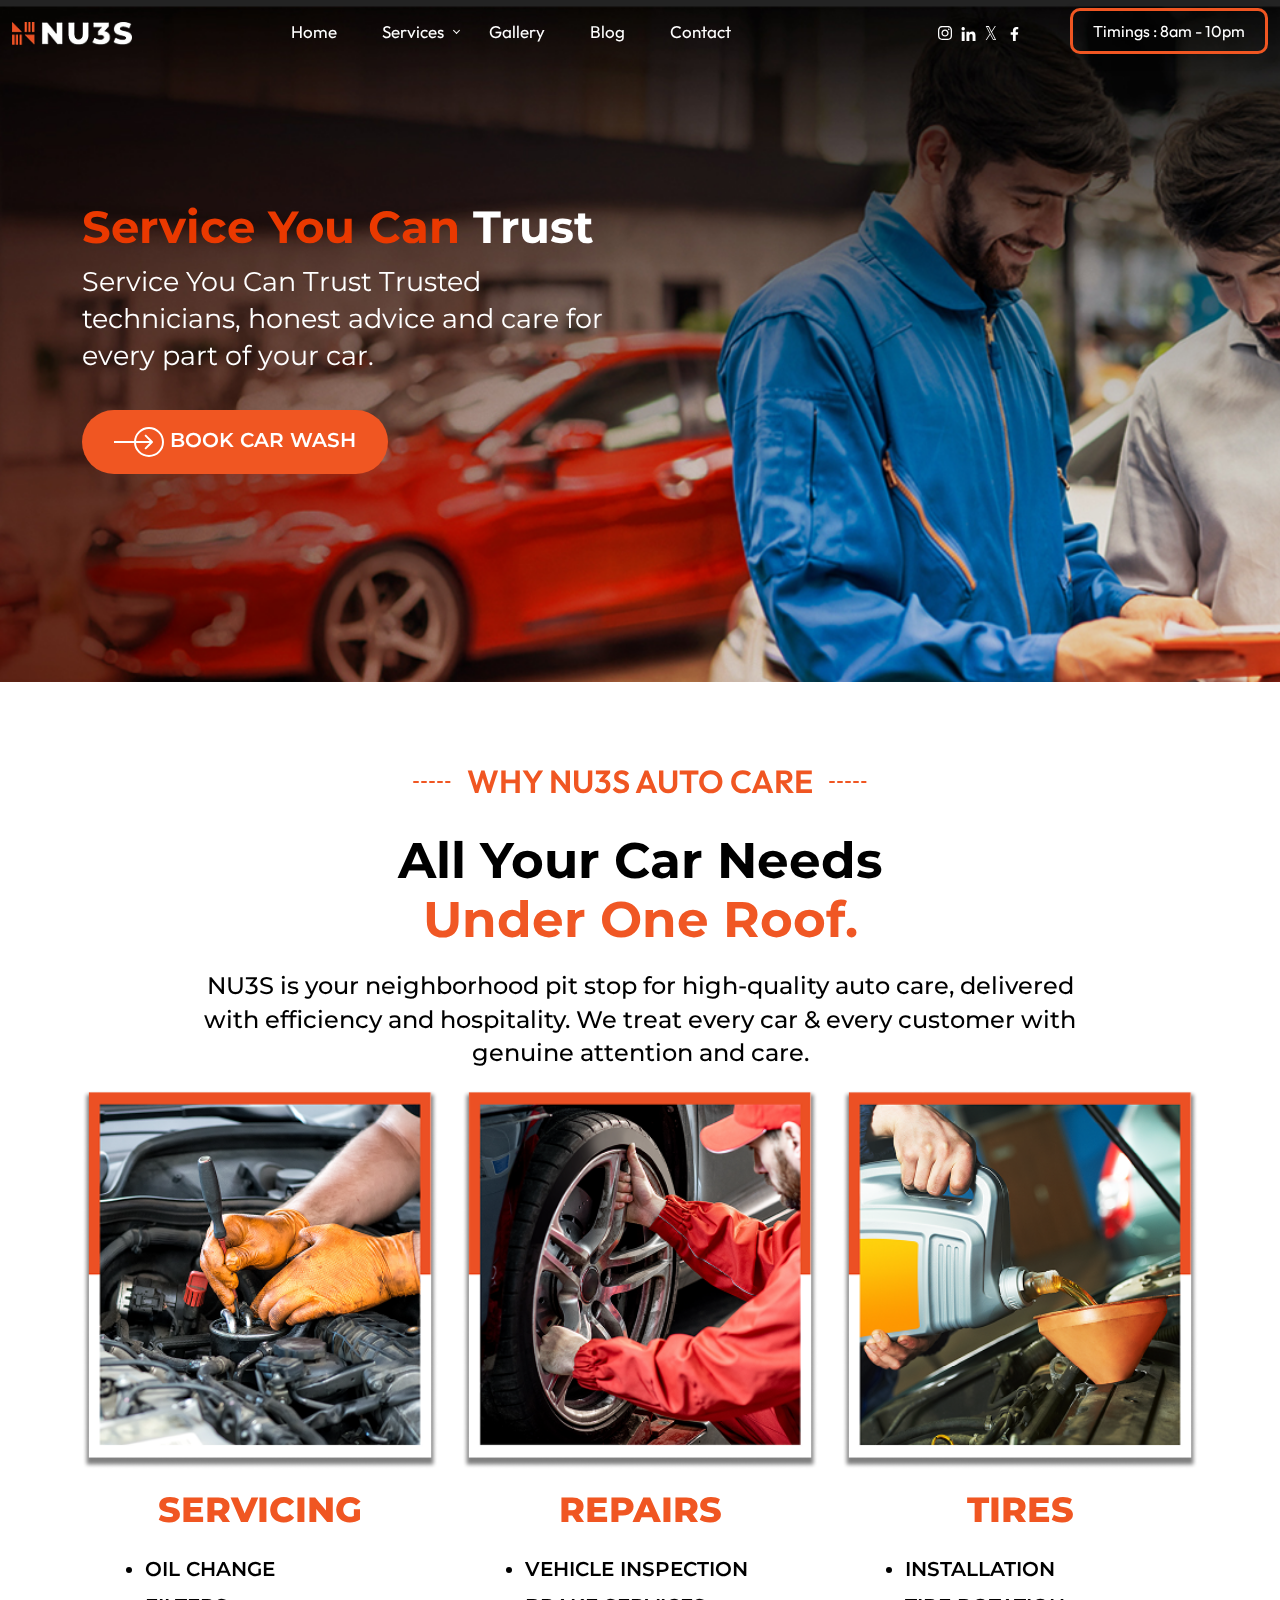
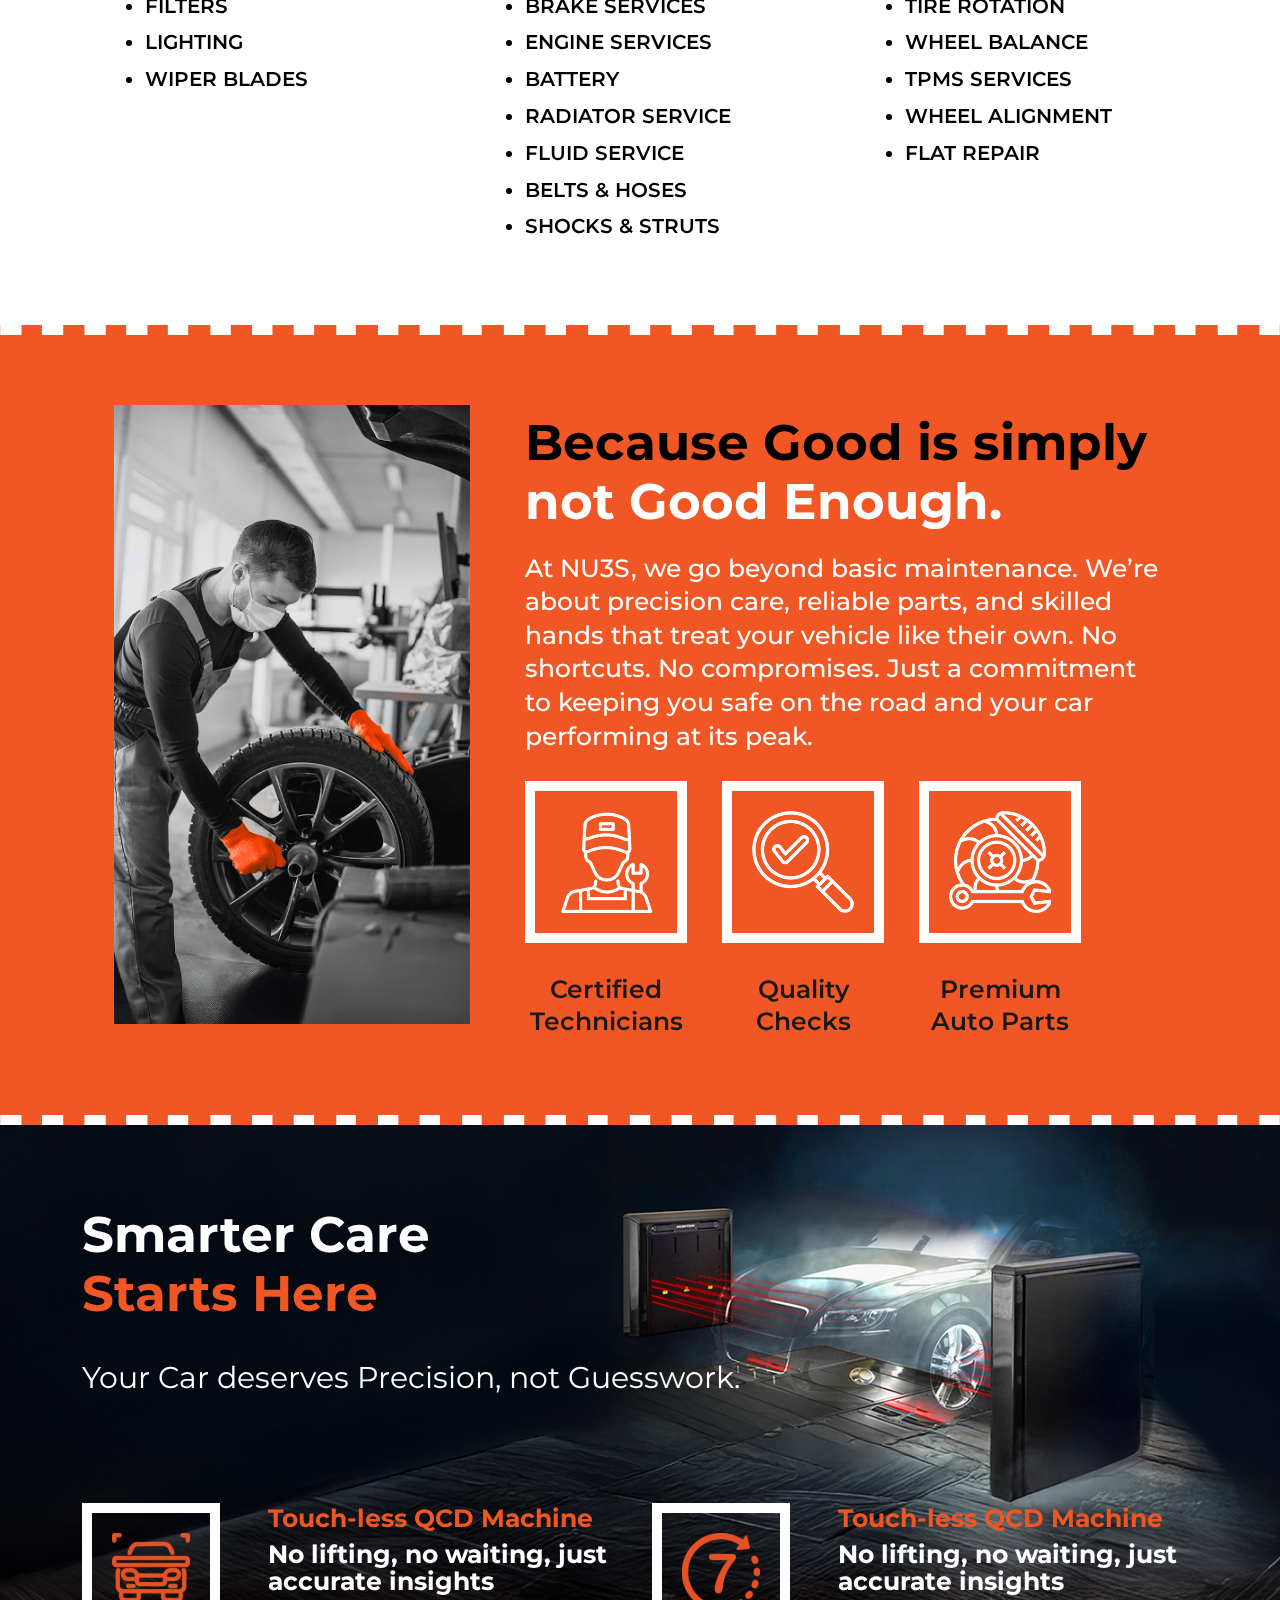
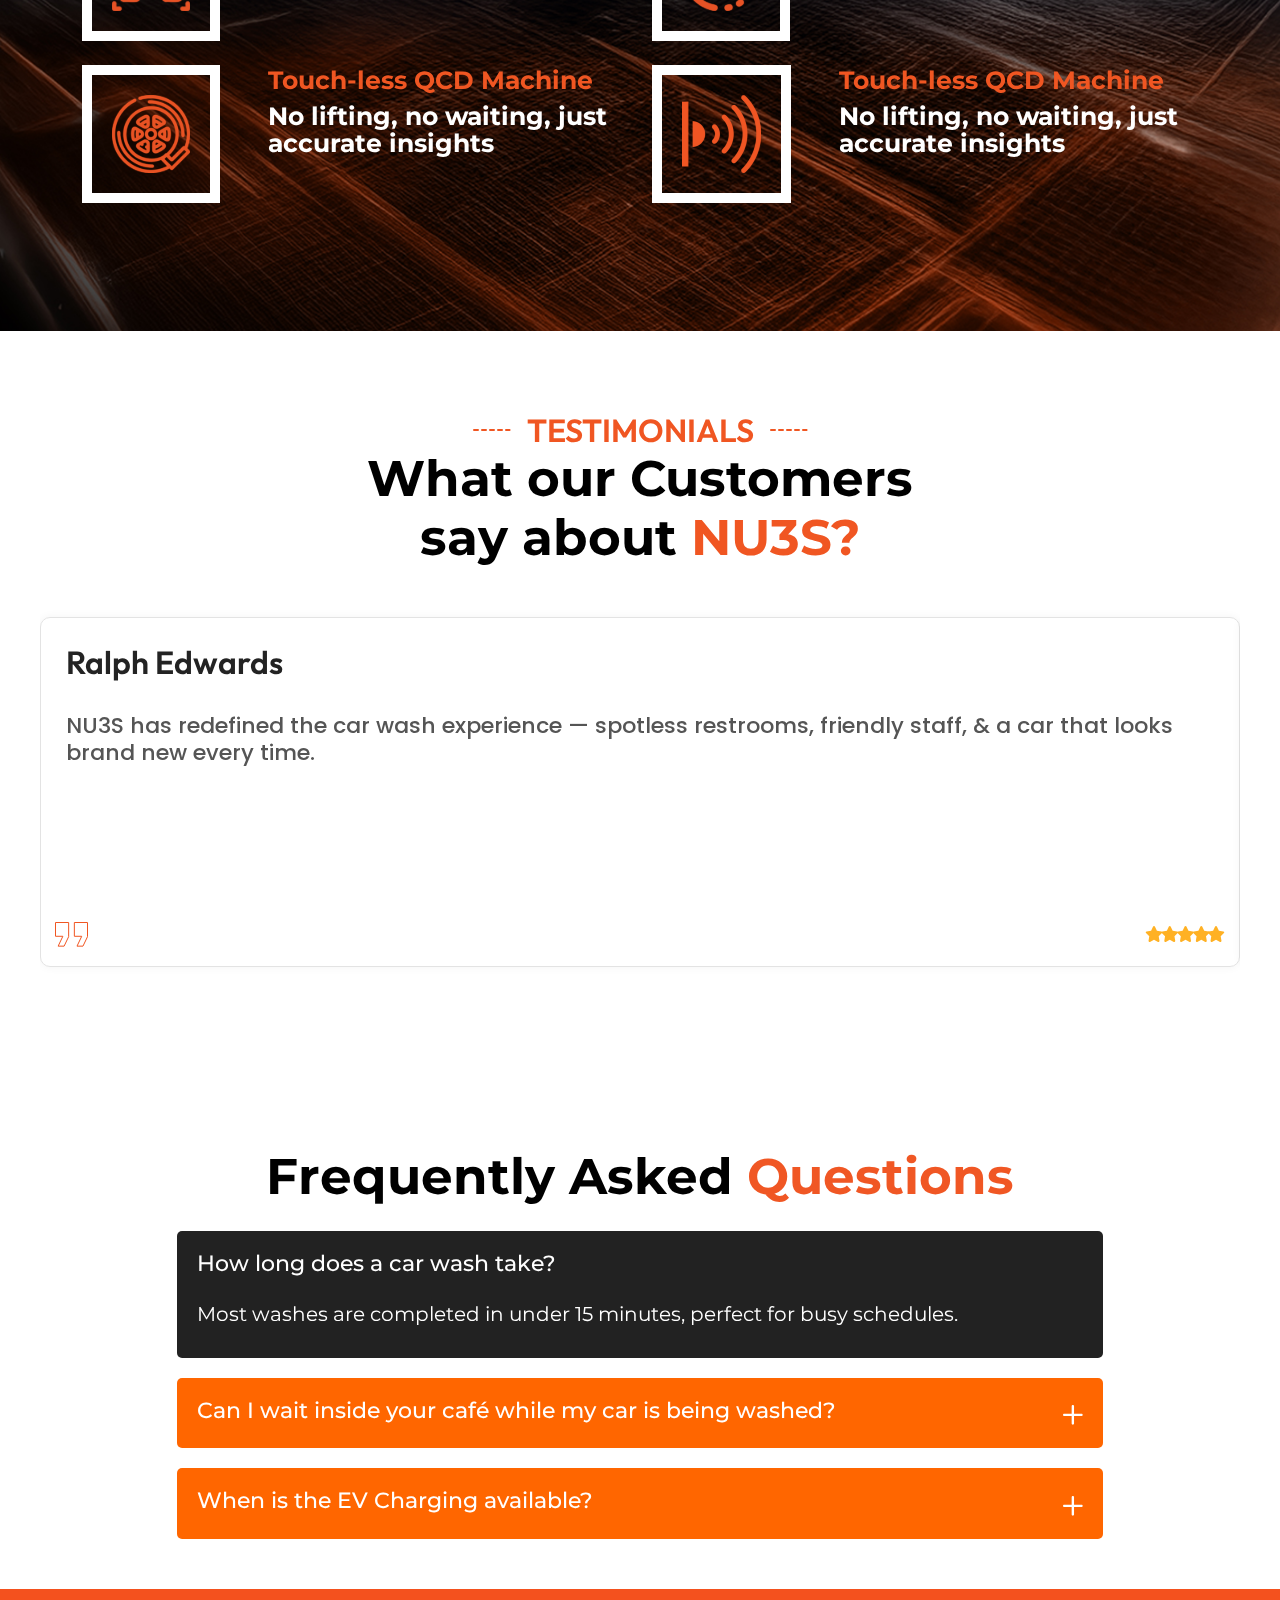
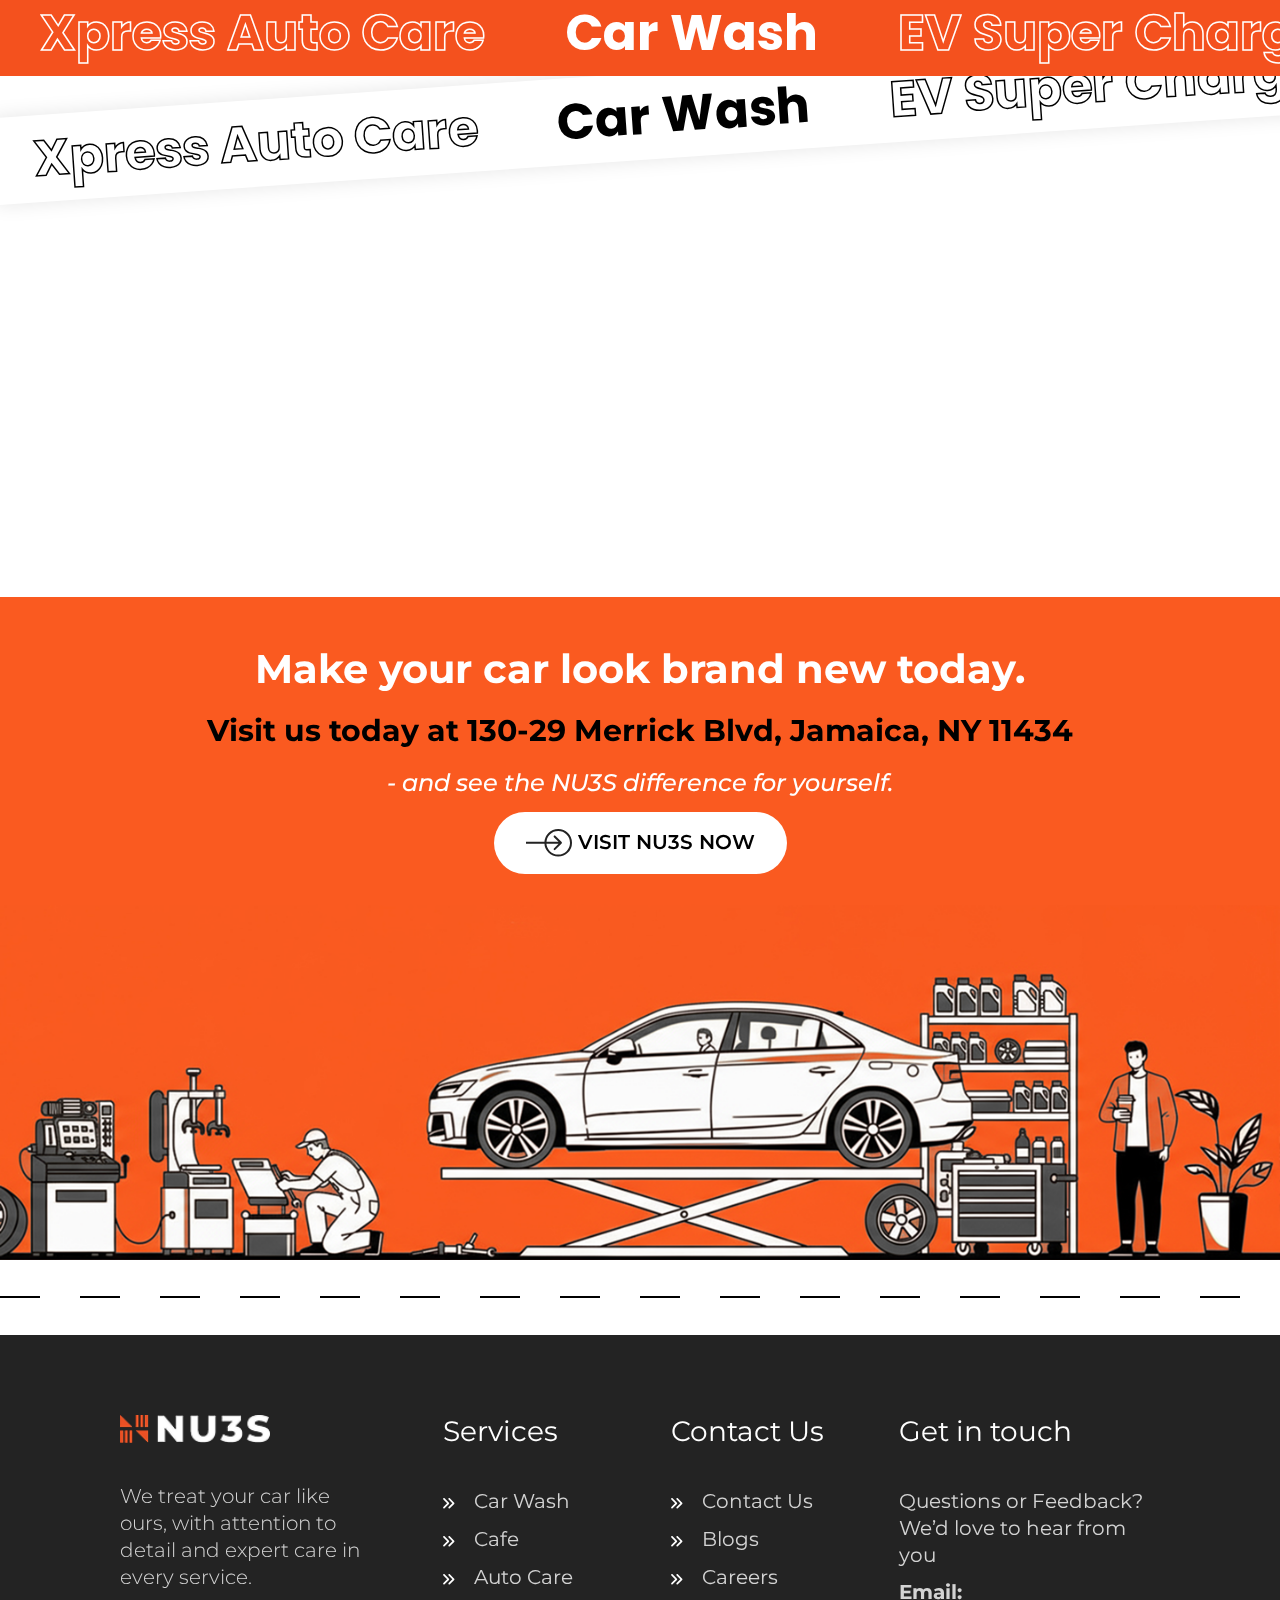
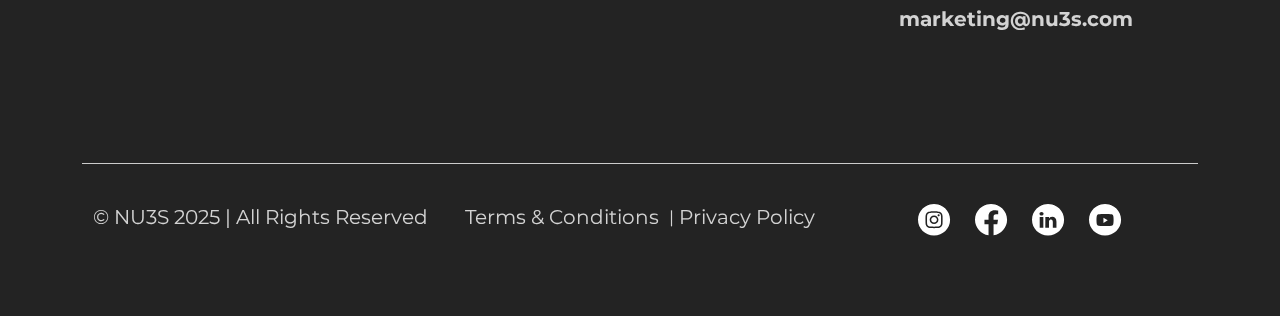
<file: auto-car.html>
<!DOCTYPE html>
<html lang="en">

<head>
    <meta charset="UTF-8">
    <meta name="viewport" content="width=device-width, initial-scale=1.0">
    <title>Auto - Car</title>

    <!-- bootstrap cdn -->
    <!-- Bootstrap 5 CDN -->
    <link href="https://cdn.jsdelivr.net/npm/bootstrap@5.3.2/dist/css/bootstrap.min.css" rel="stylesheet">

    <!-- font link -->
    <link rel="preconnect" href="https://fonts.googleapis.com">
    <link rel="preconnect" href="https://fonts.gstatic.com" crossorigin>
    <link
        href="https://fonts.googleapis.com/css2?family=Montserrat:ital,wght@0,100..900;1,100..900&family=Outfit:wght@100..900&family=Poppins:ital,wght@0,100;0,200;0,300;0,400;0,500;0,600;0,700;0,800;0,900;1,100;1,200;1,300;1,400;1,500;1,600;1,700;1,800;1,900&display=swap"
        rel="stylesheet">

    <!-- Link Swiper's CSS -->
    <link rel="stylesheet" href="https://cdn.jsdelivr.net/npm/swiper@11/swiper-bundle.min.css" />

    <!-- css file link -->
    <link rel="stylesheet" href="assets/CSS/style.css">

</head>

<header>
    <div class="header-b">
        <div class="container-xxl">
            <div class="header-bg">
                <nav class="navbar navbar-expand-lg d-flex justify-content-between">
                    <div class="logo">
                        <a href="#">
                            <img src="assets/imgs/main-logo.png" alt="">
                        </a>
                    </div>

                    <div class="collapse navbar-collapse justify-content-center" id="navbarSupportedContent">

                        <button class="close-btn d-lg-none">
                            <svg xmlns="http://www.w3.org/2000/svg" xmlns:xlink="http://www.w3.org/1999/xlink"
                                viewBox="0 0 241.171 241.171">
                                <path
                                    d="M138.138,120.754l99.118-98.576c4.752-4.704,4.752-12.319,0-17.011c-4.74-4.704-12.439-4.704-17.179,0   l-99.033,98.492L21.095,3.699c-4.74-4.752-12.439-4.752-17.179,0c-4.74,4.764-4.74,12.475,0,17.227l99.876,99.888L3.555,220.497  c-4.74,4.704-4.74,12.319,0,17.011c4.74,4.704,12.439,4.704,17.179,0l100.152-99.599l99.551,99.563   c4.74,4.752,12.439,4.752,17.179,0c4.74-4.764,4.74-12.475,0-17.227L138.138,120.754z">
                                </path>
                            </svg>
                        </button>
                        <ul class="navbar-nav">
                            <li class="menu-item current-menu-item">
                                <a href="index.html">Home</a>
                            </li>
                            <li class="menu-item menu-item-has-children">
                                <a href="javascript:void(0);">Services</a>
                                <ul class="sub-menu">
                                    <li class="menu-item">
                                        <a href="auto-car.html">
                                            Auto Car
                                        </a>
                                    </li>
                                    <li class="menu-item">
                                        <a href="market_cafe.html">
                                           Market Cafe
                                        </a>
                                    </li>
                                    <li class="menu-item">
                                        <a href="wash.html">
                                            Car Wash
                                        </a>
                                    </li>
                                </ul>
                            </li>
                            <li class="menu-item">
                                <a href="javascript:void(0);">Gallery</a>
                            </li>
                            <li class="menu-item">
                                <a href="javascript:void(0);">Blog</a>
                            </li>
                            <li class="menu-item">
                                <a href="contect.html">Contact</a>
                            </li>
                        </ul>
                    </div>
                    <div class="social-media px-5 d-none d-lg-block">
                        <ul class="d-flex gap-2 align-items-center">
                            <li>
                                <a href="javascript:void(0);">
                                    <svg width="15" height="15" viewBox="0 0 15 15" fill="none"
                                        xmlns="http://www.w3.org/2000/svg">
                                        <path
                                            d="M7.03125 3.40625C9 3.40625 10.625 5.03125 10.625 7C10.625 9 9 10.5938 7.03125 10.5938C5.03125 10.5938 3.4375 9 3.4375 7C3.4375 5.03125 5.03125 3.40625 7.03125 3.40625ZM7.03125 9.34375C8.3125 9.34375 9.34375 8.3125 9.34375 7C9.34375 5.71875 8.3125 4.6875 7.03125 4.6875C5.71875 4.6875 4.6875 5.71875 4.6875 7C4.6875 8.3125 5.75 9.34375 7.03125 9.34375ZM11.5938 3.28125C11.5938 2.8125 11.2188 2.4375 10.75 2.4375C10.2812 2.4375 9.90625 2.8125 9.90625 3.28125C9.90625 3.75 10.2812 4.125 10.75 4.125C11.2188 4.125 11.5938 3.75 11.5938 3.28125ZM13.9688 4.125C14.0312 5.28125 14.0312 8.75 13.9688 9.90625C13.9062 11.0312 13.6562 12 12.8438 12.8438C12.0312 13.6562 11.0312 13.9062 9.90625 13.9688C8.75 14.0312 5.28125 14.0312 4.125 13.9688C3 13.9062 2.03125 13.6562 1.1875 12.8438C0.375 12 0.125 11.0312 0.0625 9.90625C0 8.75 0 5.28125 0.0625 4.125C0.125 3 0.375 2 1.1875 1.1875C2.03125 0.375 3 0.125 4.125 0.0625C5.28125 0 8.75 0 9.90625 0.0625C11.0312 0.125 12.0312 0.375 12.8438 1.1875C13.6562 2 13.9062 3 13.9688 4.125ZM12.4688 11.125C12.8438 10.2188 12.75 8.03125 12.75 7C12.75 6 12.8438 3.8125 12.4688 2.875C12.2188 2.28125 11.75 1.78125 11.1562 1.5625C10.2188 1.1875 8.03125 1.28125 7.03125 1.28125C6 1.28125 3.8125 1.1875 2.90625 1.5625C2.28125 1.8125 1.8125 2.28125 1.5625 2.875C1.1875 3.8125 1.28125 6 1.28125 7C1.28125 8.03125 1.1875 10.2188 1.5625 11.125C1.8125 11.75 2.28125 12.2188 2.90625 12.4688C3.8125 12.8438 6 12.75 7.03125 12.75C8.03125 12.75 10.2188 12.8438 11.1562 12.4688C11.75 12.2188 12.25 11.75 12.4688 11.125Z"
                                            fill="white" />
                                    </svg>
                                </a>
                            </li>
                            <li>
                                <a href="javascript:void(0);">
                                    <svg width="15" height="15" viewBox="0 0 14 15" fill="none"
                                        xmlns="http://www.w3.org/2000/svg">
                                        <path
                                            d="M3.125 15H0.21875V5.65625H3.125V15ZM1.65625 4.40625C0.75 4.40625 0 3.625 0 2.6875C0 1.40625 1.375 0.59375 2.5 1.25C3.03125 1.53125 3.34375 2.09375 3.34375 2.6875C3.34375 3.625 2.59375 4.40625 1.65625 4.40625ZM13.9688 15H11.0938V10.4688C11.0938 9.375 11.0625 8 9.5625 8C8.0625 8 7.84375 9.15625 7.84375 10.375V15H4.9375V5.65625H7.71875V6.9375H7.75C8.15625 6.21875 9.09375 5.4375 10.5 5.4375C13.4375 5.4375 14 7.375 14 9.875V15H13.9688Z"
                                            fill="white" />
                                    </svg>
                                </a>
                            </li>
                            <li>
                                <a href="javascript:void(0);">
                                    <svg width="15" height="15" viewBox="0 0 10 13" fill="none"
                                        xmlns="http://www.w3.org/2000/svg">
                                        <path
                                            d="M5.3779 5.15765L8.74191 0H7.94474L5.02377 4.47832L2.6908 0H0L3.52791 6.77201L0 12.1806H0.797208L3.88183 7.45135L6.34561 12.1806H9.03642L5.3777 5.15765H5.3779ZM4.28601 6.83167L3.92856 6.15733L1.08445 0.79154H2.30892L4.60415 5.12191L4.9616 5.79625L7.94512 11.4251H6.72066L4.28601 6.83193V6.83167Z"
                                            fill="white" />
                                    </svg>
                                </a>
                            </li>
                            <li>
                                <a href="javascript:void(0);">
                                    <svg width="15" height="15" viewBox="0 0 10 17" fill="none"
                                        xmlns="http://www.w3.org/2000/svg">
                                        <path
                                            d="M8.71875 10H6.375V17H3.25V10H0.6875V7.125H3.25V4.90625C3.25 2.40625 4.75 1 7.03125 1C8.125 1 9.28125 1.21875 9.28125 1.21875V3.6875H8C6.75 3.6875 6.375 4.4375 6.375 5.25V7.125H9.15625L8.71875 10Z"
                                            fill="white" />
                                    </svg>
                                </a>
                            </li>
                        </ul>
                    </div>
                    <div class="header-btn">
                        <a href="javascript:void(0);" class="btn btn-primary ">Timings : 8am - 10pm</a>
                    </div>
                    <button class="navbar-toggler d-lg-none custom-toggler" type="button" data-bs-toggle="collapse"
                        data-bs-target="#navbarSupportedContent" aria-controls="navbarSupportedContent"
                        aria-expanded="false" aria-label="Toggle navigation">
                        <svg xmlns="http://www.w3.org/2000/svg" width="30" height="30" viewBox="0 0 24 24">
                            <g class="menu-outline">
                                <path fill="#fff" fill-rule="evenodd"
                                    d="M3 7a1 1 0 0 1 1-1h16a1 1 0 1 1 0 2H4a1 1 0 0 1-1-1m0 5a1 1 0 0 1 1-1h16a1 1 0 1 1 0 2H4a1 1 0 0 1-1-1m0 5a1 1 0 0 1 1-1h16a1 1 0 1 1 0 2H4a1 1 0 0 1-1-1"
                                    class="Vector 38 (Stroke)" clip-rule="evenodd" />
                            </g>
                        </svg>
                    </button>
                </nav>
            </div>
        </div>
    </div>
</header>

<section class="auto-banner d-flex align-items-center justify-content-center text-center position-relative"
    style="background-image: url(assets/imgs/auto-car_banner.png); background-size: cover; background-repeat: no-repeat; background-position: center;">

    <div class="d-block d-sm-none">
        <img src="assets/imgs/auto_car_banner_sm.png" alt="Car Wash Background" class="banner-img">
    </div>

    <div class="container">
        <div class="row">
            <div class="col-lg-6">
                <div class="main-banner-desc text-start">
                    <h1><span>Service You Can</span> Trust</h1>
                    <p>Service You Can Trust
                        Trusted technicians, honest advice and care for every part of your car.</p>
                    <div class="main-button mt-3">
                        <a href="#"><svg width="50" height="30" viewBox="0 0 50 30" fill="none"
                                xmlns="http://www.w3.org/2000/svg">
                                <path
                                    d="M38.7071 15.7071C39.0976 15.3166 39.0976 14.6834 38.7071 14.2929L32.3431 7.92894C31.9526 7.53841 31.3195 7.53841 30.9289 7.92893C30.5384 8.31946 30.5384 8.95262 30.9289 9.34315L36.5858 15L30.9289 20.6569C30.5384 21.0474 30.5384 21.6805 30.9289 22.0711C31.3195 22.4616 31.9526 22.4616 32.3431 22.0711L38.7071 15.7071ZM0 15L-8.74228e-08 16L38 16L38 15L38 14L8.74228e-08 14L0 15Z"
                                    fill="white" />
                                <circle cx="35" cy="15" r="14" stroke="white" stroke-width="2" />
                            </svg>
                            BOOK CAR WASH</a>
                    </div>
                </div>
            </div>
        </div>
    </div>
</section>

<section class="needs-under">
    <div class="container ptb-80">
        <div class="row justify-content-center">
            <div class="col-lg-10 page-title text-center">
                <div class=" text-center gap-3 mb-2 d-flex align-items-center justify-content-center">
                    <svg width="38" height="2" viewBox="0 0 38 2" fill="none" xmlns="http://www.w3.org/2000/svg">
                        <line x1="1" y1="1" x2="36.5761" y2="1" stroke="#F05622" stroke-width="2" stroke-linecap="round"
                            stroke-dasharray="4 4" />
                    </svg>
                    <h4>WHY NU3S AUTO CARE</h4>
                    <svg width="38" height="2" viewBox="0 0 38 2" fill="none" xmlns="http://www.w3.org/2000/svg">
                        <line x1="1" y1="1" x2="36.5761" y2="1" stroke="#F05622" stroke-width="2" stroke-linecap="round"
                            stroke-dasharray="4 4" />
                    </svg>
                </div>
                <h2>All Your Car Needs <br> <span>Under One Roof.</span></h2>
                <p>NU3S is your neighborhood pit stop for high-quality auto care, delivered with efficiency and
                    hospitality. We treat every car & every customer with genuine attention and care.</p>
            </div>
        </div>
        <div class="row service">
            <div class="col-lg-4 col-md-7 col-sm-7">
                <div class="sec-img">
                    <img src="assets/imgs/Servicing-2.png" alt="">
                </div>
                <div class="ser-detail">
                    <h6>SERVICING</h6>
                    <ul>
                        <li>OIL CHANGE</li>
                        <li>FILTERS</li>
                        <li>LIGHTING</li>
                        <li>WIPER BLADES</li>
                    </ul>
                </div>
            </div>
            <div class="col-lg-4 col-md-7 col-sm-7">
                <div class="sec-img">
                    <img src="assets/imgs/Servicing-3.png" alt="">
                </div>
                <div class="ser-detail">
                    <h6>REPAIRS</h6>
                    <ul>
                        <li>VEHICLE INSPECTION </li>
                        <li>BRAKE SERVICES</li>
                        <li>ENGINE SERVICES</li>
                        <li>BATTERY</li>
                        <li>RADIATOR SERVICE</li>
                        <li>FLUID SERVICE</li>
                        <li>BELTS & HOSES</li>
                        <li>SHOCKS & STRUTS</li>
                    </ul>
                </div>
            </div>
            <div class="col-lg-4 col-md-7 col-sm-7">
                <div class="sec-img">
                    <img src="assets/imgs/Servicing-1.png" alt="">
                </div>
                <div class="ser-detail">
                    <h6>TIRES</h6>
                    <ul>
                        <li>INSTALLATION</li>
                        <li>TIRE ROTATION</li>
                        <li>WHEEL BALANCE</li>
                        <li>TPMS SERVICES</li>
                        <li>WHEEL ALIGNMENT</li>
                        <li>FLAT REPAIR</li>
                    </ul>
                </div>
            </div>
        </div>
    </div>
</section>

<section class="good-enough tb-border ptb-80" style="background-color: rgba(240, 87, 36, 1); position: relative;">
    <div class="container">
        <div class="row justify-content-evenly">
            <div class="col-lg-4 main-img d-none d-lg-block">
                <img src="assets/imgs/Asset.png" alt="asset">
            </div>
            <div class="col-lg-7 col-md-12 py-2">
                <div class="page-title">
                    <h2>Because Good is simply<br><span>not Good Enough.</span></h2>
                    <div class="sm-img d-block d-lg-none">
                        <img src="assets/imgs/Asset-sm.png" alt="">
                    </div>
                    <p>At NU3S, we go beyond basic maintenance. We’re about precision care, reliable parts, and skilled
                        hands that treat your vehicle like their own. No shortcuts. No compromises. Just a commitment to
                        keeping you safe on the road and your car performing at its peak. </p>
                </div>
                <div class="feature-grid mt-2">

                    <div class="feature-box">
                        <img src="assets/imgs/svg-3.1.png" alt="">
                        <p class="feature-title">Certified Technicians</p>
                    </div>

                    <div class="feature-box">
                        <img src="assets/imgs/svg-3.2.png" alt="">
                        <p class="feature-title">Quality Checks</p>
                    </div>

                    <div class="feature-box">
                        <img src="assets/imgs/svg-3.3.png" alt="">
                        <p class="feature-title">Premium Auto Parts</p>
                    </div>

                </div>
            </div>
        </div>
    </div>
</section>

<section class="care-here ptb-80 position-relative"
    style="background-image: url('assets/imgs/QCD_Banner\ 1.png'); background-repeat: no-repeat; background-size: cover;">
    <img src="assets/imgs/QCD_Banner_sm.png" class="care-hear-sm">

    <div class="container">
        <div class="row">
            <div class="col-lg-8">
                <div class="page-title">
                    <h2>Smarter Care <br><span>Starts Here</span> </h2>
                    <p>Your Car deserves Precision, not Guesswork. </p>
                </div>
            </div>
            <div class="care-background">
                <div class="col-lg-12 pb-5">
                    <div class="row gy-4 justify-content-evenly mt-5">
                        <div class="col-lg-6">
                            <div class="care d-flex gap-5">
                                <div class="care-svg">
                                    <img src="assets/imgs/svg-1.svg" alt="">
                                </div>
                                <div class="care-desc">
                                    <h6>Touch-less QCD Machine</h6>
                                    <p>No lifting, no waiting, just accurate insights</p>
                                </div>
                            </div>
                        </div>
                        <div class="col-lg-6">
                            <div class="care d-flex gap-5">
                                <div class="care-svg">
                                    <img src="assets/imgs/svg-2.svg" alt="">
                                </div>
                                <div class="care-desc">
                                    <h6>Touch-less QCD Machine</h6>
                                    <p>No lifting, no waiting, just accurate insights</p>
                                </div>
                            </div>
                        </div>
                        <div class="col-lg-6">
                            <div class="care d-flex gap-5">
                                <div class="care-svg">
                                    <img src="assets/imgs/svg-3.svg" alt="">
                                </div>
                                <div class="care-desc">
                                    <h6>Touch-less QCD Machine</h6>
                                    <p>No lifting, no waiting, just accurate insights</p>
                                </div>
                            </div>
                        </div>
                        <div class="col-lg-6">
                            <div class="care d-flex gap-5">
                                <div class="care-svg">
                                    <img src="assets/imgs/svg-4.svg" alt="">
                                </div>
                                <div class="care-desc">
                                    <h6>Touch-less QCD Machine</h6>
                                    <p>No lifting, no waiting, just accurate insights</p>
                                </div>
                            </div>
                        </div>
                    </div>
                </div>
            </div>
        </div>
    </div>

</section>

<section class="customers-card ptb-80">
    <div class="cards">
        <div class="row justify-content-center">
            <div class="col-lg-6 page-title text-center">
                <div class=" text-center gap-3 d-flex align-items-center justify-content-center">
                    <svg width="38" height="2" viewBox="0 0 38 2" fill="none" xmlns="http://www.w3.org/2000/svg">
                        <line x1="1" y1="1" x2="36.5761" y2="1" stroke="#F05622" stroke-width="2" stroke-linecap="round"
                            stroke-dasharray="4 4" />
                    </svg>
                    <h4>TESTIMONIALS</h4>
                    <svg width="38" height="2" viewBox="0 0 38 2" fill="none" xmlns="http://www.w3.org/2000/svg">
                        <line x1="1" y1="1" x2="36.5761" y2="1" stroke="#F05622" stroke-width="2" stroke-linecap="round"
                            stroke-dasharray="4 4" />
                    </svg>
                </div>
                <h2>What our Customers say about <span>NU3S?</span></h2>
            </div>
        </div>
        <div class="swiper testimonial-swiper">
            <div class="swiper-wrapper">
                <!-- CARD 1 -->
                <div class="swiper-slide">
                    <div class="testimonial-card">
                        <h6>Ralph Edwards</h6>
                        <p>
                            NU3S has redefined the car wash experience — spotless
                            restrooms, friendly staff, & a car that looks brand new every
                            time.
                        </p>
                        <div class="testimonial-footer">
                            <div class="more">
                                <svg width="33" height="25" viewBox="0 0 33 25" fill="none"
                                    xmlns="http://www.w3.org/2000/svg">
                                    <path
                                        d="M32.5 0.5V14.6719L27.9717 24.1436H22.0078L26.3799 15.002L26.7217 14.2861H19.3574V0.5L32.5 0.5ZM13.6426 0.5L13.6426 14.6719L9.11426 24.1436H3.15137L7.52246 15.002L7.86523 14.2861L0.5 14.2861L0.5 0.5L13.6426 0.5Z"
                                        stroke="#F05622" />
                                </svg>
                            </div>
                            <div class="reting">
                                <svg width="80" height="17" viewBox="0 0 80 17" fill="none"
                                    xmlns="http://www.w3.org/2000/svg">
                                    <path
                                        d="M11.9062 4.71875L16.375 5.375C16.75 5.4375 17.0625 5.6875 17.1875 6.0625C17.3125 6.40625 17.2188 6.8125 16.9375 7.0625L13.6875 10.2812L14.4688 14.8438C14.5312 15.2188 14.375 15.5938 14.0625 15.8125C13.75 16.0625 13.3438 16.0625 13 15.9062L9 13.75L4.96875 15.9062C4.65625 16.0625 4.21875 16.0625 3.9375 15.8125C3.625 15.5938 3.46875 15.2188 3.53125 14.8438L4.28125 10.2812L1.03125 7.0625C0.75 6.8125 0.65625 6.40625 0.78125 6.0625C0.90625 5.6875 1.21875 5.4375 1.59375 5.375L6.09375 4.71875L8.09375 0.5625C8.25 0.21875 8.59375 0 9 0C9.375 0 9.71875 0.21875 9.875 0.5625L11.9062 4.71875Z"
                                        fill="#FFB124" />
                                    <path
                                        d="M27.6758 4.71875L32.1445 5.375C32.5195 5.4375 32.832 5.6875 32.957 6.0625C33.082 6.40625 32.9883 6.8125 32.707 7.0625L29.457 10.2812L30.2383 14.8438C30.3008 15.2188 30.1445 15.5938 29.832 15.8125C29.5195 16.0625 29.1133 16.0625 28.7695 15.9062L24.7695 13.75L20.7383 15.9062C20.4258 16.0625 19.9883 16.0625 19.707 15.8125C19.3945 15.5938 19.2383 15.2188 19.3008 14.8438L20.0508 10.2812L16.8008 7.0625C16.5195 6.8125 16.4258 6.40625 16.5508 6.0625C16.6758 5.6875 16.9883 5.4375 17.3633 5.375L21.8633 4.71875L23.8633 0.5625C24.0195 0.21875 24.3633 0 24.7695 0C25.1445 0 25.4883 0.21875 25.6445 0.5625L27.6758 4.71875Z"
                                        fill="#FFB124" />
                                    <path
                                        d="M43.4453 4.71875L47.9141 5.375C48.2891 5.4375 48.6016 5.6875 48.7266 6.0625C48.8516 6.40625 48.7578 6.8125 48.4766 7.0625L45.2266 10.2812L46.0078 14.8438C46.0703 15.2188 45.9141 15.5938 45.6016 15.8125C45.2891 16.0625 44.8828 16.0625 44.5391 15.9062L40.5391 13.75L36.5078 15.9062C36.1953 16.0625 35.7578 16.0625 35.4766 15.8125C35.1641 15.5938 35.0078 15.2188 35.0703 14.8438L35.8203 10.2812L32.5703 7.0625C32.2891 6.8125 32.1953 6.40625 32.3203 6.0625C32.4453 5.6875 32.7578 5.4375 33.1328 5.375L37.6328 4.71875L39.6328 0.5625C39.7891 0.21875 40.1328 0 40.5391 0C40.9141 0 41.2578 0.21875 41.4141 0.5625L43.4453 4.71875Z"
                                        fill="#FFB124" />
                                    <path
                                        d="M73.9062 4.71875L78.375 5.375C78.75 5.4375 79.0625 5.6875 79.1875 6.0625C79.3125 6.40625 79.2188 6.8125 78.9375 7.0625L75.6875 10.2812L76.4688 14.8438C76.5312 15.2188 76.375 15.5938 76.0625 15.8125C75.75 16.0625 75.3438 16.0625 75 15.9062L71 13.75L66.9688 15.9062C66.6562 16.0625 66.2188 16.0625 65.9375 15.8125C65.625 15.5938 65.4688 15.2188 65.5312 14.8438L66.2812 10.2812L63.0312 7.0625C62.75 6.8125 62.6562 6.40625 62.7812 6.0625C62.9062 5.6875 63.2188 5.4375 63.5938 5.375L68.0938 4.71875L70.0938 0.5625C70.25 0.21875 70.5938 0 71 0C71.375 0 71.7188 0.21875 71.875 0.5625L73.9062 4.71875Z"
                                        fill="#FFB124" />
                                    <path
                                        d="M59.2168 4.71875L63.6855 5.375C64.0605 5.4375 64.373 5.6875 64.498 6.0625C64.623 6.40625 64.5293 6.8125 64.248 7.0625L60.998 10.2812L61.7793 14.8438C61.8418 15.2188 61.6855 15.5938 61.373 15.8125C61.0605 16.0625 60.6543 16.0625 60.3105 15.9062L56.3105 13.75L52.2793 15.9062C51.9668 16.0625 51.5293 16.0625 51.248 15.8125C50.9355 15.5938 50.7793 15.2188 50.8418 14.8438L51.5918 10.2812L48.3418 7.0625C48.0605 6.8125 47.9668 6.40625 48.0918 6.0625C48.2168 5.6875 48.5293 5.4375 48.9043 5.375L53.4043 4.71875L55.4043 0.5625C55.5605 0.21875 55.9043 0 56.3105 0C56.6855 0 57.0293 0.21875 57.1855 0.5625L59.2168 4.71875Z"
                                        fill="#FFB124" />
                                </svg>
                            </div>
                        </div>
                    </div>
                </div>

                <!-- CARD 2 -->
                <div class="swiper-slide">
                    <div class="testimonial-card">
                        <h6>Marvin McKinney</h6>
                        <p>
                            I’ve tried many car washes in Queens & NU3S stands out as the
                            best. I can enjoy coffee, use free Wi-Fi, and relax while my
                            car gets spotless — all without wasting a minute!
                        </p>
                        <div class="testimonial-footer">
                            <div class="more">
                                <svg width="33" height="25" viewBox="0 0 33 25" fill="none"
                                    xmlns="http://www.w3.org/2000/svg">
                                    <path
                                        d="M32.5 0.5V14.6719L27.9717 24.1436H22.0078L26.3799 15.002L26.7217 14.2861H19.3574V0.5L32.5 0.5ZM13.6426 0.5L13.6426 14.6719L9.11426 24.1436H3.15137L7.52246 15.002L7.86523 14.2861L0.5 14.2861L0.5 0.5L13.6426 0.5Z"
                                        stroke="#F05622" />
                                </svg>
                            </div>
                            <div class="reting">
                                <svg width="80" height="17" viewBox="0 0 80 17" fill="none"
                                    xmlns="http://www.w3.org/2000/svg">
                                    <path
                                        d="M11.9062 4.71875L16.375 5.375C16.75 5.4375 17.0625 5.6875 17.1875 6.0625C17.3125 6.40625 17.2188 6.8125 16.9375 7.0625L13.6875 10.2812L14.4688 14.8438C14.5312 15.2188 14.375 15.5938 14.0625 15.8125C13.75 16.0625 13.3438 16.0625 13 15.9062L9 13.75L4.96875 15.9062C4.65625 16.0625 4.21875 16.0625 3.9375 15.8125C3.625 15.5938 3.46875 15.2188 3.53125 14.8438L4.28125 10.2812L1.03125 7.0625C0.75 6.8125 0.65625 6.40625 0.78125 6.0625C0.90625 5.6875 1.21875 5.4375 1.59375 5.375L6.09375 4.71875L8.09375 0.5625C8.25 0.21875 8.59375 0 9 0C9.375 0 9.71875 0.21875 9.875 0.5625L11.9062 4.71875Z"
                                        fill="#FFB124" />
                                    <path
                                        d="M27.6758 4.71875L32.1445 5.375C32.5195 5.4375 32.832 5.6875 32.957 6.0625C33.082 6.40625 32.9883 6.8125 32.707 7.0625L29.457 10.2812L30.2383 14.8438C30.3008 15.2188 30.1445 15.5938 29.832 15.8125C29.5195 16.0625 29.1133 16.0625 28.7695 15.9062L24.7695 13.75L20.7383 15.9062C20.4258 16.0625 19.9883 16.0625 19.707 15.8125C19.3945 15.5938 19.2383 15.2188 19.3008 14.8438L20.0508 10.2812L16.8008 7.0625C16.5195 6.8125 16.4258 6.40625 16.5508 6.0625C16.6758 5.6875 16.9883 5.4375 17.3633 5.375L21.8633 4.71875L23.8633 0.5625C24.0195 0.21875 24.3633 0 24.7695 0C25.1445 0 25.4883 0.21875 25.6445 0.5625L27.6758 4.71875Z"
                                        fill="#FFB124" />
                                    <path
                                        d="M43.4453 4.71875L47.9141 5.375C48.2891 5.4375 48.6016 5.6875 48.7266 6.0625C48.8516 6.40625 48.7578 6.8125 48.4766 7.0625L45.2266 10.2812L46.0078 14.8438C46.0703 15.2188 45.9141 15.5938 45.6016 15.8125C45.2891 16.0625 44.8828 16.0625 44.5391 15.9062L40.5391 13.75L36.5078 15.9062C36.1953 16.0625 35.7578 16.0625 35.4766 15.8125C35.1641 15.5938 35.0078 15.2188 35.0703 14.8438L35.8203 10.2812L32.5703 7.0625C32.2891 6.8125 32.1953 6.40625 32.3203 6.0625C32.4453 5.6875 32.7578 5.4375 33.1328 5.375L37.6328 4.71875L39.6328 0.5625C39.7891 0.21875 40.1328 0 40.5391 0C40.9141 0 41.2578 0.21875 41.4141 0.5625L43.4453 4.71875Z"
                                        fill="#FFB124" />
                                    <path
                                        d="M73.9062 4.71875L78.375 5.375C78.75 5.4375 79.0625 5.6875 79.1875 6.0625C79.3125 6.40625 79.2188 6.8125 78.9375 7.0625L75.6875 10.2812L76.4688 14.8438C76.5312 15.2188 76.375 15.5938 76.0625 15.8125C75.75 16.0625 75.3438 16.0625 75 15.9062L71 13.75L66.9688 15.9062C66.6562 16.0625 66.2188 16.0625 65.9375 15.8125C65.625 15.5938 65.4688 15.2188 65.5312 14.8438L66.2812 10.2812L63.0312 7.0625C62.75 6.8125 62.6562 6.40625 62.7812 6.0625C62.9062 5.6875 63.2188 5.4375 63.5938 5.375L68.0938 4.71875L70.0938 0.5625C70.25 0.21875 70.5938 0 71 0C71.375 0 71.7188 0.21875 71.875 0.5625L73.9062 4.71875Z"
                                        fill="#FFB124" />
                                    <path
                                        d="M59.2168 4.71875L63.6855 5.375C64.0605 5.4375 64.373 5.6875 64.498 6.0625C64.623 6.40625 64.5293 6.8125 64.248 7.0625L60.998 10.2812L61.7793 14.8438C61.8418 15.2188 61.6855 15.5938 61.373 15.8125C61.0605 16.0625 60.6543 16.0625 60.3105 15.9062L56.3105 13.75L52.2793 15.9062C51.9668 16.0625 51.5293 16.0625 51.248 15.8125C50.9355 15.5938 50.7793 15.2188 50.8418 14.8438L51.5918 10.2812L48.3418 7.0625C48.0605 6.8125 47.9668 6.40625 48.0918 6.0625C48.2168 5.6875 48.5293 5.4375 48.9043 5.375L53.4043 4.71875L55.4043 0.5625C55.5605 0.21875 55.9043 0 56.3105 0C56.6855 0 57.0293 0.21875 57.1855 0.5625L59.2168 4.71875Z"
                                        fill="#FFB124" />
                                </svg>

                            </div>
                        </div>
                    </div>
                </div>

                <!-- CARD 3 -->
                <div class="swiper-slide">
                    <div class="testimonial-card">
                        <h6>Devon Lane</h6>
                        <p>
                            Every visit to NU3S impresses me. They make my car spotless
                            while checking tires and topping up fluids — a trusted,
                            premium auto care experience.
                        </p>
                        <div class="testimonial-footer">
                            <div class="more">
                                <svg width="33" height="25" viewBox="0 0 33 25" fill="none"
                                    xmlns="http://www.w3.org/2000/svg">
                                    <path
                                        d="M32.5 0.5V14.6719L27.9717 24.1436H22.0078L26.3799 15.002L26.7217 14.2861H19.3574V0.5L32.5 0.5ZM13.6426 0.5L13.6426 14.6719L9.11426 24.1436H3.15137L7.52246 15.002L7.86523 14.2861L0.5 14.2861L0.5 0.5L13.6426 0.5Z"
                                        stroke="#F05622" />
                                </svg>
                            </div>
                            <div class="reting">
                                <svg width="80" height="17" viewBox="0 0 80 17" fill="none"
                                    xmlns="http://www.w3.org/2000/svg">
                                    <path
                                        d="M11.9062 4.71875L16.375 5.375C16.75 5.4375 17.0625 5.6875 17.1875 6.0625C17.3125 6.40625 17.2188 6.8125 16.9375 7.0625L13.6875 10.2812L14.4688 14.8438C14.5312 15.2188 14.375 15.5938 14.0625 15.8125C13.75 16.0625 13.3438 16.0625 13 15.9062L9 13.75L4.96875 15.9062C4.65625 16.0625 4.21875 16.0625 3.9375 15.8125C3.625 15.5938 3.46875 15.2188 3.53125 14.8438L4.28125 10.2812L1.03125 7.0625C0.75 6.8125 0.65625 6.40625 0.78125 6.0625C0.90625 5.6875 1.21875 5.4375 1.59375 5.375L6.09375 4.71875L8.09375 0.5625C8.25 0.21875 8.59375 0 9 0C9.375 0 9.71875 0.21875 9.875 0.5625L11.9062 4.71875Z"
                                        fill="#FFB124" />
                                    <path
                                        d="M27.6758 4.71875L32.1445 5.375C32.5195 5.4375 32.832 5.6875 32.957 6.0625C33.082 6.40625 32.9883 6.8125 32.707 7.0625L29.457 10.2812L30.2383 14.8438C30.3008 15.2188 30.1445 15.5938 29.832 15.8125C29.5195 16.0625 29.1133 16.0625 28.7695 15.9062L24.7695 13.75L20.7383 15.9062C20.4258 16.0625 19.9883 16.0625 19.707 15.8125C19.3945 15.5938 19.2383 15.2188 19.3008 14.8438L20.0508 10.2812L16.8008 7.0625C16.5195 6.8125 16.4258 6.40625 16.5508 6.0625C16.6758 5.6875 16.9883 5.4375 17.3633 5.375L21.8633 4.71875L23.8633 0.5625C24.0195 0.21875 24.3633 0 24.7695 0C25.1445 0 25.4883 0.21875 25.6445 0.5625L27.6758 4.71875Z"
                                        fill="#FFB124" />
                                    <path
                                        d="M43.4453 4.71875L47.9141 5.375C48.2891 5.4375 48.6016 5.6875 48.7266 6.0625C48.8516 6.40625 48.7578 6.8125 48.4766 7.0625L45.2266 10.2812L46.0078 14.8438C46.0703 15.2188 45.9141 15.5938 45.6016 15.8125C45.2891 16.0625 44.8828 16.0625 44.5391 15.9062L40.5391 13.75L36.5078 15.9062C36.1953 16.0625 35.7578 16.0625 35.4766 15.8125C35.1641 15.5938 35.0078 15.2188 35.0703 14.8438L35.8203 10.2812L32.5703 7.0625C32.2891 6.8125 32.1953 6.40625 32.3203 6.0625C32.4453 5.6875 32.7578 5.4375 33.1328 5.375L37.6328 4.71875L39.6328 0.5625C39.7891 0.21875 40.1328 0 40.5391 0C40.9141 0 41.2578 0.21875 41.4141 0.5625L43.4453 4.71875Z"
                                        fill="#FFB124" />
                                    <path
                                        d="M73.9062 4.71875L78.375 5.375C78.75 5.4375 79.0625 5.6875 79.1875 6.0625C79.3125 6.40625 79.2188 6.8125 78.9375 7.0625L75.6875 10.2812L76.4688 14.8438C76.5312 15.2188 76.375 15.5938 76.0625 15.8125C75.75 16.0625 75.3438 16.0625 75 15.9062L71 13.75L66.9688 15.9062C66.6562 16.0625 66.2188 16.0625 65.9375 15.8125C65.625 15.5938 65.4688 15.2188 65.5312 14.8438L66.2812 10.2812L63.0312 7.0625C62.75 6.8125 62.6562 6.40625 62.7812 6.0625C62.9062 5.6875 63.2188 5.4375 63.5938 5.375L68.0938 4.71875L70.0938 0.5625C70.25 0.21875 70.5938 0 71 0C71.375 0 71.7188 0.21875 71.875 0.5625L73.9062 4.71875Z"
                                        fill="#FFB124" />
                                    <path
                                        d="M59.2168 4.71875L63.6855 5.375C64.0605 5.4375 64.373 5.6875 64.498 6.0625C64.623 6.40625 64.5293 6.8125 64.248 7.0625L60.998 10.2812L61.7793 14.8438C61.8418 15.2188 61.6855 15.5938 61.373 15.8125C61.0605 16.0625 60.6543 16.0625 60.3105 15.9062L56.3105 13.75L52.2793 15.9062C51.9668 16.0625 51.5293 16.0625 51.248 15.8125C50.9355 15.5938 50.7793 15.2188 50.8418 14.8438L51.5918 10.2812L48.3418 7.0625C48.0605 6.8125 47.9668 6.40625 48.0918 6.0625C48.2168 5.6875 48.5293 5.4375 48.9043 5.375L53.4043 4.71875L55.4043 0.5625C55.5605 0.21875 55.9043 0 56.3105 0C56.6855 0 57.0293 0.21875 57.1855 0.5625L59.2168 4.71875Z"
                                        fill="#FFB124" />
                                </svg>

                            </div>
                        </div>
                    </div>
                </div>

                <!-- CARD 4 -->
                <div class="swiper-slide">
                    <div class="testimonial-card">
                        <h6>Brooklyn Simmons</h6>
                        <p>
                            Every visit to NU3S impresses me. They make my car spotless while checking tires and topping
                            up fluids — a trusted, premium auto care experience.
                        </p>
                        <div class="testimonial-footer">
                            <div class="more">
                                <svg width="33" height="25" viewBox="0 0 33 25" fill="none"
                                    xmlns="http://www.w3.org/2000/svg">
                                    <path
                                        d="M32.5 0.5V14.6719L27.9717 24.1436H22.0078L26.3799 15.002L26.7217 14.2861H19.3574V0.5L32.5 0.5ZM13.6426 0.5L13.6426 14.6719L9.11426 24.1436H3.15137L7.52246 15.002L7.86523 14.2861L0.5 14.2861L0.5 0.5L13.6426 0.5Z"
                                        stroke="#F05622" />
                                </svg>
                            </div>
                            <div class="reting">
                                <svg width="80" height="17" viewBox="0 0 80 17" fill="none"
                                    xmlns="http://www.w3.org/2000/svg">
                                    <path
                                        d="M11.9062 4.71875L16.375 5.375C16.75 5.4375 17.0625 5.6875 17.1875 6.0625C17.3125 6.40625 17.2188 6.8125 16.9375 7.0625L13.6875 10.2812L14.4688 14.8438C14.5312 15.2188 14.375 15.5938 14.0625 15.8125C13.75 16.0625 13.3438 16.0625 13 15.9062L9 13.75L4.96875 15.9062C4.65625 16.0625 4.21875 16.0625 3.9375 15.8125C3.625 15.5938 3.46875 15.2188 3.53125 14.8438L4.28125 10.2812L1.03125 7.0625C0.75 6.8125 0.65625 6.40625 0.78125 6.0625C0.90625 5.6875 1.21875 5.4375 1.59375 5.375L6.09375 4.71875L8.09375 0.5625C8.25 0.21875 8.59375 0 9 0C9.375 0 9.71875 0.21875 9.875 0.5625L11.9062 4.71875Z"
                                        fill="#FFB124" />
                                    <path
                                        d="M27.6758 4.71875L32.1445 5.375C32.5195 5.4375 32.832 5.6875 32.957 6.0625C33.082 6.40625 32.9883 6.8125 32.707 7.0625L29.457 10.2812L30.2383 14.8438C30.3008 15.2188 30.1445 15.5938 29.832 15.8125C29.5195 16.0625 29.1133 16.0625 28.7695 15.9062L24.7695 13.75L20.7383 15.9062C20.4258 16.0625 19.9883 16.0625 19.707 15.8125C19.3945 15.5938 19.2383 15.2188 19.3008 14.8438L20.0508 10.2812L16.8008 7.0625C16.5195 6.8125 16.4258 6.40625 16.5508 6.0625C16.6758 5.6875 16.9883 5.4375 17.3633 5.375L21.8633 4.71875L23.8633 0.5625C24.0195 0.21875 24.3633 0 24.7695 0C25.1445 0 25.4883 0.21875 25.6445 0.5625L27.6758 4.71875Z"
                                        fill="#FFB124" />
                                    <path
                                        d="M43.4453 4.71875L47.9141 5.375C48.2891 5.4375 48.6016 5.6875 48.7266 6.0625C48.8516 6.40625 48.7578 6.8125 48.4766 7.0625L45.2266 10.2812L46.0078 14.8438C46.0703 15.2188 45.9141 15.5938 45.6016 15.8125C45.2891 16.0625 44.8828 16.0625 44.5391 15.9062L40.5391 13.75L36.5078 15.9062C36.1953 16.0625 35.7578 16.0625 35.4766 15.8125C35.1641 15.5938 35.0078 15.2188 35.0703 14.8438L35.8203 10.2812L32.5703 7.0625C32.2891 6.8125 32.1953 6.40625 32.3203 6.0625C32.4453 5.6875 32.7578 5.4375 33.1328 5.375L37.6328 4.71875L39.6328 0.5625C39.7891 0.21875 40.1328 0 40.5391 0C40.9141 0 41.2578 0.21875 41.4141 0.5625L43.4453 4.71875Z"
                                        fill="#FFB124" />
                                    <path
                                        d="M73.9062 4.71875L78.375 5.375C78.75 5.4375 79.0625 5.6875 79.1875 6.0625C79.3125 6.40625 79.2188 6.8125 78.9375 7.0625L75.6875 10.2812L76.4688 14.8438C76.5312 15.2188 76.375 15.5938 76.0625 15.8125C75.75 16.0625 75.3438 16.0625 75 15.9062L71 13.75L66.9688 15.9062C66.6562 16.0625 66.2188 16.0625 65.9375 15.8125C65.625 15.5938 65.4688 15.2188 65.5312 14.8438L66.2812 10.2812L63.0312 7.0625C62.75 6.8125 62.6562 6.40625 62.7812 6.0625C62.9062 5.6875 63.2188 5.4375 63.5938 5.375L68.0938 4.71875L70.0938 0.5625C70.25 0.21875 70.5938 0 71 0C71.375 0 71.7188 0.21875 71.875 0.5625L73.9062 4.71875Z"
                                        fill="#FFB124" />
                                    <path
                                        d="M59.2168 4.71875L63.6855 5.375C64.0605 5.4375 64.373 5.6875 64.498 6.0625C64.623 6.40625 64.5293 6.8125 64.248 7.0625L60.998 10.2812L61.7793 14.8438C61.8418 15.2188 61.6855 15.5938 61.373 15.8125C61.0605 16.0625 60.6543 16.0625 60.3105 15.9062L56.3105 13.75L52.2793 15.9062C51.9668 16.0625 51.5293 16.0625 51.248 15.8125C50.9355 15.5938 50.7793 15.2188 50.8418 14.8438L51.5918 10.2812L48.3418 7.0625C48.0605 6.8125 47.9668 6.40625 48.0918 6.0625C48.2168 5.6875 48.5293 5.4375 48.9043 5.375L53.4043 4.71875L55.4043 0.5625C55.5605 0.21875 55.9043 0 56.3105 0C56.6855 0 57.0293 0.21875 57.1855 0.5625L59.2168 4.71875Z"
                                        fill="#FFB124" />
                                </svg>

                            </div>
                        </div>
                    </div>
                </div>

                <!-- CARD 5 -->
                <div class="swiper-slide">
                    <div class="testimonial-card">
                        <h6>Leslie Alexander</h6>
                        <p>
                            The best part about NU3S? Their quick service and friendly
                            team. I’m always out in under 20 minutes with a sparkling car!
                        </p>
                        <div class="testimonial-footer">
                            <div class="more">
                                <svg width="33" height="25" viewBox="0 0 33 25" fill="none"
                                    xmlns="http://www.w3.org/2000/svg">
                                    <path
                                        d="M32.5 0.5V14.6719L27.9717 24.1436H22.0078L26.3799 15.002L26.7217 14.2861H19.3574V0.5L32.5 0.5ZM13.6426 0.5L13.6426 14.6719L9.11426 24.1436H3.15137L7.52246 15.002L7.86523 14.2861L0.5 14.2861L0.5 0.5L13.6426 0.5Z"
                                        stroke="#F05622" />
                                </svg>
                            </div>
                            <div class="reting">
                                <svg width="80" height="17" viewBox="0 0 80 17" fill="none"
                                    xmlns="http://www.w3.org/2000/svg">
                                    <path
                                        d="M11.9062 4.71875L16.375 5.375C16.75 5.4375 17.0625 5.6875 17.1875 6.0625C17.3125 6.40625 17.2188 6.8125 16.9375 7.0625L13.6875 10.2812L14.4688 14.8438C14.5312 15.2188 14.375 15.5938 14.0625 15.8125C13.75 16.0625 13.3438 16.0625 13 15.9062L9 13.75L4.96875 15.9062C4.65625 16.0625 4.21875 16.0625 3.9375 15.8125C3.625 15.5938 3.46875 15.2188 3.53125 14.8438L4.28125 10.2812L1.03125 7.0625C0.75 6.8125 0.65625 6.40625 0.78125 6.0625C0.90625 5.6875 1.21875 5.4375 1.59375 5.375L6.09375 4.71875L8.09375 0.5625C8.25 0.21875 8.59375 0 9 0C9.375 0 9.71875 0.21875 9.875 0.5625L11.9062 4.71875Z"
                                        fill="#FFB124" />
                                    <path
                                        d="M27.6758 4.71875L32.1445 5.375C32.5195 5.4375 32.832 5.6875 32.957 6.0625C33.082 6.40625 32.9883 6.8125 32.707 7.0625L29.457 10.2812L30.2383 14.8438C30.3008 15.2188 30.1445 15.5938 29.832 15.8125C29.5195 16.0625 29.1133 16.0625 28.7695 15.9062L24.7695 13.75L20.7383 15.9062C20.4258 16.0625 19.9883 16.0625 19.707 15.8125C19.3945 15.5938 19.2383 15.2188 19.3008 14.8438L20.0508 10.2812L16.8008 7.0625C16.5195 6.8125 16.4258 6.40625 16.5508 6.0625C16.6758 5.6875 16.9883 5.4375 17.3633 5.375L21.8633 4.71875L23.8633 0.5625C24.0195 0.21875 24.3633 0 24.7695 0C25.1445 0 25.4883 0.21875 25.6445 0.5625L27.6758 4.71875Z"
                                        fill="#FFB124" />
                                    <path
                                        d="M43.4453 4.71875L47.9141 5.375C48.2891 5.4375 48.6016 5.6875 48.7266 6.0625C48.8516 6.40625 48.7578 6.8125 48.4766 7.0625L45.2266 10.2812L46.0078 14.8438C46.0703 15.2188 45.9141 15.5938 45.6016 15.8125C45.2891 16.0625 44.8828 16.0625 44.5391 15.9062L40.5391 13.75L36.5078 15.9062C36.1953 16.0625 35.7578 16.0625 35.4766 15.8125C35.1641 15.5938 35.0078 15.2188 35.0703 14.8438L35.8203 10.2812L32.5703 7.0625C32.2891 6.8125 32.1953 6.40625 32.3203 6.0625C32.4453 5.6875 32.7578 5.4375 33.1328 5.375L37.6328 4.71875L39.6328 0.5625C39.7891 0.21875 40.1328 0 40.5391 0C40.9141 0 41.2578 0.21875 41.4141 0.5625L43.4453 4.71875Z"
                                        fill="#FFB124" />
                                    <path
                                        d="M73.9062 4.71875L78.375 5.375C78.75 5.4375 79.0625 5.6875 79.1875 6.0625C79.3125 6.40625 79.2188 6.8125 78.9375 7.0625L75.6875 10.2812L76.4688 14.8438C76.5312 15.2188 76.375 15.5938 76.0625 15.8125C75.75 16.0625 75.3438 16.0625 75 15.9062L71 13.75L66.9688 15.9062C66.6562 16.0625 66.2188 16.0625 65.9375 15.8125C65.625 15.5938 65.4688 15.2188 65.5312 14.8438L66.2812 10.2812L63.0312 7.0625C62.75 6.8125 62.6562 6.40625 62.7812 6.0625C62.9062 5.6875 63.2188 5.4375 63.5938 5.375L68.0938 4.71875L70.0938 0.5625C70.25 0.21875 70.5938 0 71 0C71.375 0 71.7188 0.21875 71.875 0.5625L73.9062 4.71875Z"
                                        fill="#FFB124" />
                                    <path
                                        d="M59.2168 4.71875L63.6855 5.375C64.0605 5.4375 64.373 5.6875 64.498 6.0625C64.623 6.40625 64.5293 6.8125 64.248 7.0625L60.998 10.2812L61.7793 14.8438C61.8418 15.2188 61.6855 15.5938 61.373 15.8125C61.0605 16.0625 60.6543 16.0625 60.3105 15.9062L56.3105 13.75L52.2793 15.9062C51.9668 16.0625 51.5293 16.0625 51.248 15.8125C50.9355 15.5938 50.7793 15.2188 50.8418 14.8438L51.5918 10.2812L48.3418 7.0625C48.0605 6.8125 47.9668 6.40625 48.0918 6.0625C48.2168 5.6875 48.5293 5.4375 48.9043 5.375L53.4043 4.71875L55.4043 0.5625C55.5605 0.21875 55.9043 0 56.3105 0C56.6855 0 57.0293 0.21875 57.1855 0.5625L59.2168 4.71875Z"
                                        fill="#FFB124" />
                                </svg>

                            </div>
                        </div>
                    </div>
                </div>
            </div>

            <div class="swiper-pagination"></div>
        </div>
    </div>
</section>

<section class="faq-sec">
    <div class="container">
        <div class="row justify-content-center">
            <div class="col-lg-10">
                <div class="page-title text-center position-relative">
                    <h2>Frequently Asked <span>Questions</span></h2>
                </div>
                <div class="accordion mt-4" id="faqAccordion">
                    <!-- Question 1 -->
                    <div class="accordion-item">
                        <h2 class="accordion-header" id="headingOne">
                            <button class="accordion-button" type="button" data-bs-toggle="collapse"
                                data-bs-target="#collapseOne" aria-expanded="true" aria-controls="collapseOne">
                                <h5> How long does a car wash take?</h5>
                            </button>
                        </h2>
                        <div id="collapseOne" class="accordion-collapse collapse show" aria-labelledby="headingOne"
                            data-bs-parent="#faqAccordion">
                            <div class="accordion-body">
                                <p> Most washes are completed in under 15 minutes, perfect for busy schedules.</p>
                            </div>
                        </div>
                    </div>

                    <!-- Question 2 -->
                    <div class="accordion-item">
                        <h2 class="accordion-header" id="headingTwo">
                            <button class="accordion-button collapsed" type="button" data-bs-toggle="collapse"
                                data-bs-target="#collapseTwo" aria-expanded="false" aria-controls="collapseTwo">
                                <h5>Can I wait inside your café while my car is being washed?</h5>
                            </button>
                        </h2>
                        <div id="collapseTwo" class="accordion-collapse collapse" aria-labelledby="headingTwo"
                            data-bs-parent="#faqAccordion">
                            <div class="accordion-body">
                                <p> Absolutely! You can relax in our café and enjoy free Wi-Fi while your car gets
                                    cleaned.</p>
                            </div>
                        </div>
                    </div>

                    <!-- Question 3 -->
                    <div class="accordion-item">
                        <h2 class="accordion-header" id="headingThree">
                            <button class="accordion-button collapsed" type="button" data-bs-toggle="collapse"
                                data-bs-target="#collapseThree" aria-expanded="false" aria-controls="collapseThree">
                                <h5>When is the EV Charging available?</h5>
                            </button>
                        </h2>
                        <div id="collapseThree" class="accordion-collapse collapse" aria-labelledby="headingThree"
                            data-bs-parent="#faqAccordion">
                            <div class="accordion-body">
                                <p>Our EV charging stations are available during business hours, 7 AM – 9 PM daily.</p>
                            </div>
                        </div>
                    </div>
                </div>
            </div>
        </div>
    </div>
</section>

<section class="location position-relative">

    <div class="map">
        <iframe
            src="https://www.google.com/maps/embed?pb=!1m18!1m12!1m3!1d3025.7113670754484!2d-73.76474812415877!3d40.680328171398344!2m3!1f0!2f0!3f0!3m2!1i1024!2i768!4f13.1!3m3!1m2!1s0x89c267f19ee6949f%3A0xa1c2a7031ad9f81f!2sNU3S%20-%20Car%20Wash%20%7C%20Cafe%20%7C%20Auto%20Care!5e0!3m2!1sen!2sin!4v1762495414294!5m2!1sen!2sin"
            width="100%" height="600" style="border:0;" allowfullscreen="" loading="lazy"
            referrerpolicy="no-referrer-when-downgrade"></iframe>
    </div>
    <div class="marq-line">
        <div class="no-1">
            <div class="scroll-banner">
                <div class="scroll-track" id="scrollTrack">
                    <span>Xpress Auto Care</span>
                    <span>Car Wash</span>
                    <span>EV Super Charge</span>
                    <span>Detailing</span>
                    <span>Xpress Auto Care</span>
                    <span>Car Wash</span>
                    <span>EV Super Charge</span>
                    <span>Detailing</span>
                </div>
            </div>
            <div class="scroll-banner-sec">
                <div class="scroll-track" id="scrollTrack">
                    <span>Xpress Auto Care</span>
                    <span>Car Wash</span>
                    <span>EV Super Charge</span>
                    <span>Detailing</span>
                    <span>Xpress Auto Care</span>
                    <span>Car Wash</span>
                    <span>EV Super Charge</span>
                    <span>Detailing</span>
                </div>
            </div>
        </div>
    </div>
</section>

<section class="footer-banner position-relative">
    <!-- Desktop Banner (visible ≥576px) -->
    <div class="background footer-desk-banner d-none d-sm-block">
        <img src="assets/imgs/footer_auto_banner.png" alt="Desktop Banner" class="img-fluid w-100">
    </div>

    <!-- Mobile Banner (visible <576px) -->
    <div class="background footer-mob-banner d-block d-sm-none">
        <img src="assets/imgs/footer_auto_banner_sm.png" alt="Mobile Banner" class="img-fluid w-100">
    </div>

    <div class="service-desc text-center">
        <div class="container mt-5">
            <h4>Make your car look brand new today.</h4>
            <h6>Visit us today at 130-29 Merrick Blvd, Jamaica, NY 11434</h6>
            <p>- and see the NU3S difference for yourself.</p>
        </div>
        <div class="main-button mt-3">
            <a href="#"><svg width="46" height="28" viewBox="0 0 46 28" fill="none" xmlns="http://www.w3.org/2000/svg">
                    <path
                        d="M35.6671 14.5072C36.0576 14.1166 36.0576 13.4835 35.6671 13.0929L29.3031 6.72898C28.9126 6.33846 28.2795 6.33846 27.8889 6.72898C27.4984 7.11951 27.4984 7.75267 27.8889 8.1432L33.5458 13.8001L27.8889 19.4569C27.4984 19.8474 27.4984 20.4806 27.8889 20.8711C28.2795 21.2616 28.9126 21.2616 29.3031 20.8711L35.6671 14.5072ZM0 13.8L-8.74228e-08 14.8L34.96 14.8001L34.96 13.8001L34.96 12.8001L8.74228e-08 12.8L0 13.8Z"
                        fill="#232323" />
                    <circle cx="32.2004" cy="13.8001" r="12.8" stroke="#232323" stroke-width="2" />
                </svg> VISIT NU3S NOW</a>
        </div>
    </div>
    <div class="rode">
        <div class="car">
            <img src="assets/imgs/car.png" alt="">
        </div>
    </div>
</section>

<footer style="background-color: rgba(35, 35, 35, 1);">
    <div class="container ptb-80">
        <div class="row d-flex justify-content-evenly">
            <div class="col-lg-3 col-sm-12">
                <div class="logo">
                    <img src="assets/imgs/main-logo.png" alt="">
                    <p>We treat your car like ours, with attention to detail and expert care in every service.</p>
                </div>
            </div>
            <div class="col-lg-2 col-sm-3">
                <div class="footer-menu">
                    <h6>Services</h6>
                    <ul>
                        <li>
                            <a href="wash.html">Car Wash</a>
                        </li>
                        <li>
                            <a href="market_cafe.html">Cafe</a>
                        </li>
                        <li>
                            <a href="auto-car.html">Auto Care</a>
                        </li>
                    </ul>
                </div>
            </div>
            <div class="col-lg-2 col-sm-3">
                <div class="footer-menu">
                    <h6>Contact Us</h6>
                    <ul>
                        <li>
                            <a href="contect.html">Contact Us</a>
                        </li>
                        <li>
                            <a href="#">Blogs</a>
                        </li>
                        <li>
                            <a href="#">Careers</a>
                        </li>
                    </ul>
                </div>
            </div>
            <div class="col-lg-3 col-sm-6">
                <h6>Get in touch</h6>
                <p>Questions or Feedback? We’d love to hear from you</p>
                <p><b>Email: marketing@nu3s.com</b></p>
            </div>
            <div class="col-lg-12 social-media-ic d-block d-sm-none">
                <div class="d-flex gap-4 justify-content-between">
                    <a href="#">
                        <svg width="33" height="32" viewBox="0 0 33 32" fill="none" xmlns="http://www.w3.org/2000/svg">
                            <path
                                d="M16.0439 0C24.905 0 32.0888 7.05457 32.0889 15.7568C32.0889 24.4591 24.905 31.5137 16.0439 31.5137C7.18308 31.5134 0 24.459 0 15.7568C4.74942e-05 7.05472 7.18311 0.000244741 16.0439 0ZM16.0439 7.35352C13.7211 7.35352 13.4292 7.36351 12.5166 7.4043C11.6061 7.44526 10.9843 7.58627 10.4404 7.79395C9.87762 8.00859 9.39946 8.29639 8.92383 8.76367C8.44799 9.23069 8.15576 9.69952 7.93652 10.252C7.72438 10.7865 7.58007 11.3977 7.53906 12.292C7.49825 13.1881 7.48731 13.4749 7.4873 15.7568C7.4873 18.0392 7.4977 18.3253 7.53906 19.2217C7.58097 20.116 7.72517 20.7265 7.93652 21.2607C8.15526 21.8135 8.44802 22.2829 8.92383 22.75C9.39909 23.2172 9.87628 23.5051 10.4385 23.7197C10.9829 23.9275 11.6058 24.0694 12.5166 24.1104C13.4289 24.1511 13.7208 24.1611 16.0439 24.1611C18.3681 24.1611 18.6595 24.1511 19.5723 24.1104C20.4828 24.0694 21.1051 23.9274 21.6494 23.7197C22.2119 23.5051 22.6887 23.2172 23.1641 22.75C23.6401 22.2829 23.9331 21.8133 24.1523 21.2607C24.3626 20.7264 24.507 20.1156 24.5498 19.2217C24.5908 18.3253 24.6016 18.0392 24.6016 15.7568C24.6016 13.4748 24.5908 13.1883 24.5498 12.292C24.507 11.3973 24.3627 10.7863 24.1523 10.252C23.9331 9.69929 23.64 9.23074 23.1641 8.76367C22.6881 8.2963 22.2127 8.00839 21.6494 7.79395C21.1039 7.58613 20.4813 7.44527 19.5703 7.4043C18.6579 7.36352 18.3671 7.35352 16.0439 7.35352Z"
                                fill="white" />
                            <path
                                d="M15.2773 8.86755C15.5051 8.8672 15.7595 8.86755 16.0449 8.86755C18.3295 8.86755 18.6008 8.87612 19.5029 8.91638C20.3372 8.95385 20.7902 9.09042 21.0918 9.20544C21.4911 9.35776 21.7759 9.54022 22.0752 9.83435C22.3746 10.1284 22.5604 10.4081 22.7158 10.8002C22.8329 11.0961 22.9728 11.5413 23.0107 12.3607C23.0517 13.2463 23.0605 13.5128 23.0605 15.7552C23.0605 17.9978 23.0517 18.264 23.0107 19.1498C22.9726 19.9691 22.8329 20.4144 22.7158 20.7103C22.5608 21.1023 22.3746 21.3813 22.0752 21.6752C21.7757 21.9693 21.4913 22.1518 21.0918 22.3041C20.7905 22.4196 20.3371 22.5557 19.5029 22.5931C18.601 22.6334 18.3295 22.642 16.0449 22.642C13.7607 22.642 13.4896 22.6334 12.5879 22.5931C11.7541 22.5553 11.3008 22.4191 10.999 22.3041C10.5997 22.1518 10.3141 21.9692 10.0146 21.6752C9.71518 21.3811 9.52947 21.1016 9.37402 20.7094C9.2569 20.4135 9.11707 19.9682 9.0791 19.1488C9.03812 18.2633 9.03027 17.9969 9.03027 15.7533C9.03027 13.5091 9.0381 13.2437 9.0791 12.3578C9.11727 11.539 9.25694 11.0944 9.37402 10.7982C9.52912 10.406 9.71515 10.1256 10.0146 9.83142C10.3141 9.53735 10.5997 9.35516 10.999 9.20251C11.3007 9.087 11.754 8.9501 12.5879 8.91248C13.377 8.87748 13.6831 8.86735 15.2773 8.8656V8.86755ZM16.0449 11.4418C13.6183 11.442 11.6514 13.374 11.6514 15.7572C11.6515 18.1403 13.6183 20.0714 16.0449 20.0717C18.4717 20.0717 20.4394 18.1405 20.4395 15.7572C20.4395 13.3739 18.4718 11.4418 16.0449 11.4418ZM20.5078 10.2679C19.9904 10.3196 19.5861 10.749 19.5859 11.2709C19.5859 11.8276 20.0464 12.2797 20.6133 12.2797C21.1801 12.2795 21.6396 11.8275 21.6396 11.2709C21.6395 10.7143 21.18 10.2632 20.6133 10.2631L20.5078 10.2679Z"
                                fill="white" />
                            <path
                                d="M16.0448 12.9557C17.62 12.9557 18.8971 14.2098 18.8971 15.7569C18.8971 17.3039 17.62 18.5582 16.0448 18.5582C14.4694 18.5582 13.1924 17.3039 13.1924 15.7569C13.1924 14.2098 14.4694 12.9557 16.0448 12.9557Z"
                                fill="white" />
                        </svg>
                    </a>
                    <a href="#">

                        <svg width="33" height="32" viewBox="0 0 33 32" fill="none" xmlns="http://www.w3.org/2000/svg">
                            <path
                                d="M32.0888 15.7569C32.0888 7.05368 24.9064 0 16.0444 0C7.18238 0 0 7.05368 0 15.7569C0 23.6231 5.86624 30.1413 13.5375 31.323V20.3117H9.46369V15.7569H13.5375V12.2855C13.5375 8.33701 15.9316 6.15505 19.598 6.15505C21.3528 6.15505 23.1892 6.4628 23.1892 6.4628V10.3405H21.1648C19.1718 10.3405 18.5513 11.5561 18.5513 12.8025V15.7569H23.0012L22.2898 20.3117H18.5513V31.323C26.2226 30.1413 32.0888 23.6231 32.0888 15.7569Z"
                                fill="white" />
                        </svg>
                    </a>
                    <a href="#">
                        <svg width="33" height="32" viewBox="0 0 33 32" fill="none" xmlns="http://www.w3.org/2000/svg">
                            <path
                                d="M16.0439 0C24.905 0 32.0888 7.05457 32.0889 15.7568C32.0889 24.4591 24.905 31.5137 16.0439 31.5137C7.18308 31.5134 0 24.459 0 15.7568C4.74942e-05 7.05472 7.18311 0.000244741 16.0439 0ZM20.2646 12.7988C18.3344 12.7989 17.4699 13.8398 16.9873 14.5703V13.0508H13.3506C13.3985 14.0575 13.3506 23.7803 13.3506 23.7803H16.9873V17.7881C16.9873 17.4675 17.0113 17.1475 17.1074 16.918C17.3702 16.2774 17.9682 15.6143 18.9727 15.6143C20.2888 15.6143 20.8153 16.5976 20.8154 18.0391V23.7793H24.4512V17.6279C24.4512 14.3325 22.6573 12.7988 20.2646 12.7988ZM7.70215 23.7793H11.3389V13.0508H7.70215V23.7793ZM9.54492 7.87891C8.30115 7.87891 7.48742 8.67959 7.4873 9.73145C7.4873 10.7616 8.27647 11.5859 9.49707 11.5859H9.52051C10.7883 11.5859 11.5781 10.7616 11.5781 9.73145C11.5544 8.67972 10.7884 7.87911 9.54492 7.87891Z"
                                fill="white" />
                        </svg>
                    </a>
                    <a href="#">
                        <svg width="33" height="32" viewBox="0 0 33 32" fill="none" xmlns="http://www.w3.org/2000/svg">
                            <path
                                d="M16.0439 0C24.905 0 32.0888 7.05457 32.0889 15.7568C32.0889 24.4591 24.905 31.5137 16.0439 31.5137C7.18308 31.5134 0 24.459 0 15.7568C4.74942e-05 7.05472 7.18311 0.000244741 16.0439 0ZM16.0439 9.97949C15.9871 9.9795 10.6864 9.98122 9.3584 10.3398C8.62201 10.5383 8.04154 11.1237 7.84473 11.8662C7.4876 13.2111 7.4873 16.015 7.4873 16.0195C7.4873 16.0195 7.48731 18.8268 7.84473 20.1729C8.04154 20.9154 8.62201 21.5007 9.3584 21.6992C10.6864 22.0578 15.9871 22.0596 16.0439 22.0596C16.0439 22.0596 21.3957 22.0597 22.7305 21.6992C23.4669 21.5007 24.0473 20.9154 24.2441 20.1729C24.6016 18.8268 24.6016 16.0195 24.6016 16.0195C24.6016 16.015 24.6014 13.2111 24.2441 11.8662C24.0473 11.1237 23.4669 10.5383 22.7305 10.3398C21.3956 9.97925 16.0439 9.97949 16.0439 9.97949Z"
                                fill="white" />
                            <path d="M14.4404 18.9083V13.656L18.7189 16.2823L14.4404 18.9083Z" fill="white" />
                        </svg>
                    </a>
                </div>
            </div>

            <div class="copy-right">
                <div class="row d-flex justify-content-between">
                    <div class="col-lg-4 col-md-6 col-sm-12 text-center">
                        <p>© NU3S 2025 | All Rights Reserved</p>
                    </div>
                    <div class="col-lg-4 col-md-6 col-sm-12 text-center">
                        <div class="privacy-link">
                            <ul>
                                <li><a href="#">Terms & Conditions</a></li>
                                <li><a href="#">Privacy Policy</a></li>
                            </ul>
                        </div>
                    </div>
                    <div class="col-lg-4 col-md-12 col-sm-12 text-center">
                        <div class="social-icon gap-4 justify-content-center d-none d-sm-flex">
                            <a href="#">
                                <svg width="33" height="32" viewBox="0 0 33 32" fill="none"
                                    xmlns="http://www.w3.org/2000/svg">
                                    <path
                                        d="M16.0439 0C24.905 0 32.0888 7.05457 32.0889 15.7568C32.0889 24.4591 24.905 31.5137 16.0439 31.5137C7.18308 31.5134 0 24.459 0 15.7568C4.74942e-05 7.05472 7.18311 0.000244741 16.0439 0ZM16.0439 7.35352C13.7211 7.35352 13.4292 7.36351 12.5166 7.4043C11.6061 7.44526 10.9843 7.58627 10.4404 7.79395C9.87762 8.00859 9.39946 8.29639 8.92383 8.76367C8.44799 9.23069 8.15576 9.69952 7.93652 10.252C7.72438 10.7865 7.58007 11.3977 7.53906 12.292C7.49825 13.1881 7.48731 13.4749 7.4873 15.7568C7.4873 18.0392 7.4977 18.3253 7.53906 19.2217C7.58097 20.116 7.72517 20.7265 7.93652 21.2607C8.15526 21.8135 8.44802 22.2829 8.92383 22.75C9.39909 23.2172 9.87628 23.5051 10.4385 23.7197C10.9829 23.9275 11.6058 24.0694 12.5166 24.1104C13.4289 24.1511 13.7208 24.1611 16.0439 24.1611C18.3681 24.1611 18.6595 24.1511 19.5723 24.1104C20.4828 24.0694 21.1051 23.9274 21.6494 23.7197C22.2119 23.5051 22.6887 23.2172 23.1641 22.75C23.6401 22.2829 23.9331 21.8133 24.1523 21.2607C24.3626 20.7264 24.507 20.1156 24.5498 19.2217C24.5908 18.3253 24.6016 18.0392 24.6016 15.7568C24.6016 13.4748 24.5908 13.1883 24.5498 12.292C24.507 11.3973 24.3627 10.7863 24.1523 10.252C23.9331 9.69929 23.64 9.23074 23.1641 8.76367C22.6881 8.2963 22.2127 8.00839 21.6494 7.79395C21.1039 7.58613 20.4813 7.44527 19.5703 7.4043C18.6579 7.36352 18.3671 7.35352 16.0439 7.35352Z"
                                        fill="white" />
                                    <path
                                        d="M15.2773 8.86755C15.5051 8.8672 15.7595 8.86755 16.0449 8.86755C18.3295 8.86755 18.6008 8.87612 19.5029 8.91638C20.3372 8.95385 20.7902 9.09042 21.0918 9.20544C21.4911 9.35776 21.7759 9.54022 22.0752 9.83435C22.3746 10.1284 22.5604 10.4081 22.7158 10.8002C22.8329 11.0961 22.9728 11.5413 23.0107 12.3607C23.0517 13.2463 23.0605 13.5128 23.0605 15.7552C23.0605 17.9978 23.0517 18.264 23.0107 19.1498C22.9726 19.9691 22.8329 20.4144 22.7158 20.7103C22.5608 21.1023 22.3746 21.3813 22.0752 21.6752C21.7757 21.9693 21.4913 22.1518 21.0918 22.3041C20.7905 22.4196 20.3371 22.5557 19.5029 22.5931C18.601 22.6334 18.3295 22.642 16.0449 22.642C13.7607 22.642 13.4896 22.6334 12.5879 22.5931C11.7541 22.5553 11.3008 22.4191 10.999 22.3041C10.5997 22.1518 10.3141 21.9692 10.0146 21.6752C9.71518 21.3811 9.52947 21.1016 9.37402 20.7094C9.2569 20.4135 9.11707 19.9682 9.0791 19.1488C9.03812 18.2633 9.03027 17.9969 9.03027 15.7533C9.03027 13.5091 9.0381 13.2437 9.0791 12.3578C9.11727 11.539 9.25694 11.0944 9.37402 10.7982C9.52912 10.406 9.71515 10.1256 10.0146 9.83142C10.3141 9.53735 10.5997 9.35516 10.999 9.20251C11.3007 9.087 11.754 8.9501 12.5879 8.91248C13.377 8.87748 13.6831 8.86735 15.2773 8.8656V8.86755ZM16.0449 11.4418C13.6183 11.442 11.6514 13.374 11.6514 15.7572C11.6515 18.1403 13.6183 20.0714 16.0449 20.0717C18.4717 20.0717 20.4394 18.1405 20.4395 15.7572C20.4395 13.3739 18.4718 11.4418 16.0449 11.4418ZM20.5078 10.2679C19.9904 10.3196 19.5861 10.749 19.5859 11.2709C19.5859 11.8276 20.0464 12.2797 20.6133 12.2797C21.1801 12.2795 21.6396 11.8275 21.6396 11.2709C21.6395 10.7143 21.18 10.2632 20.6133 10.2631L20.5078 10.2679Z"
                                        fill="white" />
                                    <path
                                        d="M16.0448 12.9557C17.62 12.9557 18.8971 14.2098 18.8971 15.7569C18.8971 17.3039 17.62 18.5582 16.0448 18.5582C14.4694 18.5582 13.1924 17.3039 13.1924 15.7569C13.1924 14.2098 14.4694 12.9557 16.0448 12.9557Z"
                                        fill="white" />
                                </svg>
                            </a>
                            <a href="#">
                                <svg width="33" height="32" viewBox="0 0 33 32" fill="none"
                                    xmlns="http://www.w3.org/2000/svg">
                                    <path
                                        d="M32.0888 15.7569C32.0888 7.05368 24.9064 0 16.0444 0C7.18238 0 0 7.05368 0 15.7569C0 23.6231 5.86624 30.1413 13.5375 31.323V20.3117H9.46369V15.7569H13.5375V12.2855C13.5375 8.33701 15.9316 6.15505 19.598 6.15505C21.3528 6.15505 23.1892 6.4628 23.1892 6.4628V10.3405H21.1648C19.1718 10.3405 18.5513 11.5561 18.5513 12.8025V15.7569H23.0012L22.2898 20.3117H18.5513V31.323C26.2226 30.1413 32.0888 23.6231 32.0888 15.7569Z"
                                        fill="white" />
                                </svg>

                            </a>
                            <a href="#">
                                <svg width="33" height="32" viewBox="0 0 33 32" fill="none"
                                    xmlns="http://www.w3.org/2000/svg">
                                    <path
                                        d="M16.0439 0C24.905 0 32.0888 7.05457 32.0889 15.7568C32.0889 24.4591 24.905 31.5137 16.0439 31.5137C7.18308 31.5134 0 24.459 0 15.7568C4.74942e-05 7.05472 7.18311 0.000244741 16.0439 0ZM20.2646 12.7988C18.3344 12.7989 17.4699 13.8398 16.9873 14.5703V13.0508H13.3506C13.3985 14.0575 13.3506 23.7803 13.3506 23.7803H16.9873V17.7881C16.9873 17.4675 17.0113 17.1475 17.1074 16.918C17.3702 16.2774 17.9682 15.6143 18.9727 15.6143C20.2888 15.6143 20.8153 16.5976 20.8154 18.0391V23.7793H24.4512V17.6279C24.4512 14.3325 22.6573 12.7988 20.2646 12.7988ZM7.70215 23.7793H11.3389V13.0508H7.70215V23.7793ZM9.54492 7.87891C8.30115 7.87891 7.48742 8.67959 7.4873 9.73145C7.4873 10.7616 8.27647 11.5859 9.49707 11.5859H9.52051C10.7883 11.5859 11.5781 10.7616 11.5781 9.73145C11.5544 8.67972 10.7884 7.87911 9.54492 7.87891Z"
                                        fill="white" />
                                </svg>
                            </a>
                            <a href="#">
                                <svg width="33" height="32" viewBox="0 0 33 32" fill="none"
                                    xmlns="http://www.w3.org/2000/svg">
                                    <path
                                        d="M16.0439 0C24.905 0 32.0888 7.05457 32.0889 15.7568C32.0889 24.4591 24.905 31.5137 16.0439 31.5137C7.18308 31.5134 0 24.459 0 15.7568C4.74942e-05 7.05472 7.18311 0.000244741 16.0439 0ZM16.0439 9.97949C15.9871 9.9795 10.6864 9.98122 9.3584 10.3398C8.62201 10.5383 8.04154 11.1237 7.84473 11.8662C7.4876 13.2111 7.4873 16.015 7.4873 16.0195C7.4873 16.0195 7.48731 18.8268 7.84473 20.1729C8.04154 20.9154 8.62201 21.5007 9.3584 21.6992C10.6864 22.0578 15.9871 22.0596 16.0439 22.0596C16.0439 22.0596 21.3957 22.0597 22.7305 21.6992C23.4669 21.5007 24.0473 20.9154 24.2441 20.1729C24.6016 18.8268 24.6016 16.0195 24.6016 16.0195C24.6016 16.015 24.6014 13.2111 24.2441 11.8662C24.0473 11.1237 23.4669 10.5383 22.7305 10.3398C21.3956 9.97925 16.0439 9.97949 16.0439 9.97949Z"
                                        fill="white" />
                                    <path d="M14.4404 18.9083V13.656L18.7189 16.2823L14.4404 18.9083Z" fill="white" />
                                </svg>
                            </a>
                        </div>
                    </div>
                </div>
            </div>
        </div>
    </div>
</footer>

<body>
    <script src="https://cdnjs.cloudflare.com/ajax/libs/jquery/3.7.1/jquery.min.js"
        integrity="sha512-v2CJ7UaYy4JwqLDIrZUI/4hqeoQieOmAZNXBeQyjo21dadnwR+8ZaIJVT8EE2iyI61OV8e6M8PP2/4hpQINQ/g=="
        crossorigin="anonymous" referrerpolicy="no-referrer"></script>
    <!-- bootstrap js cdn -->
    <script src="https://cdn.jsdelivr.net/npm/bootstrap@5.3.8/dist/js/bootstrap.bundle.min.js"
        integrity="sha384-FKyoEForCGlyvwx9Hj09JcYn3nv7wiPVlz7YYwJrWVcXK/BmnVDxM+D2scQbITxI"
        crossorigin="anonymous"></script>

    <!-- Swiper JS -->
    <script src="https://cdn.jsdelivr.net/npm/swiper@11/swiper-bundle.min.js"></script>

    <!-- js file link -->
    <script src="assets/JS/index.js"></script>
</body>

</html>
</file>
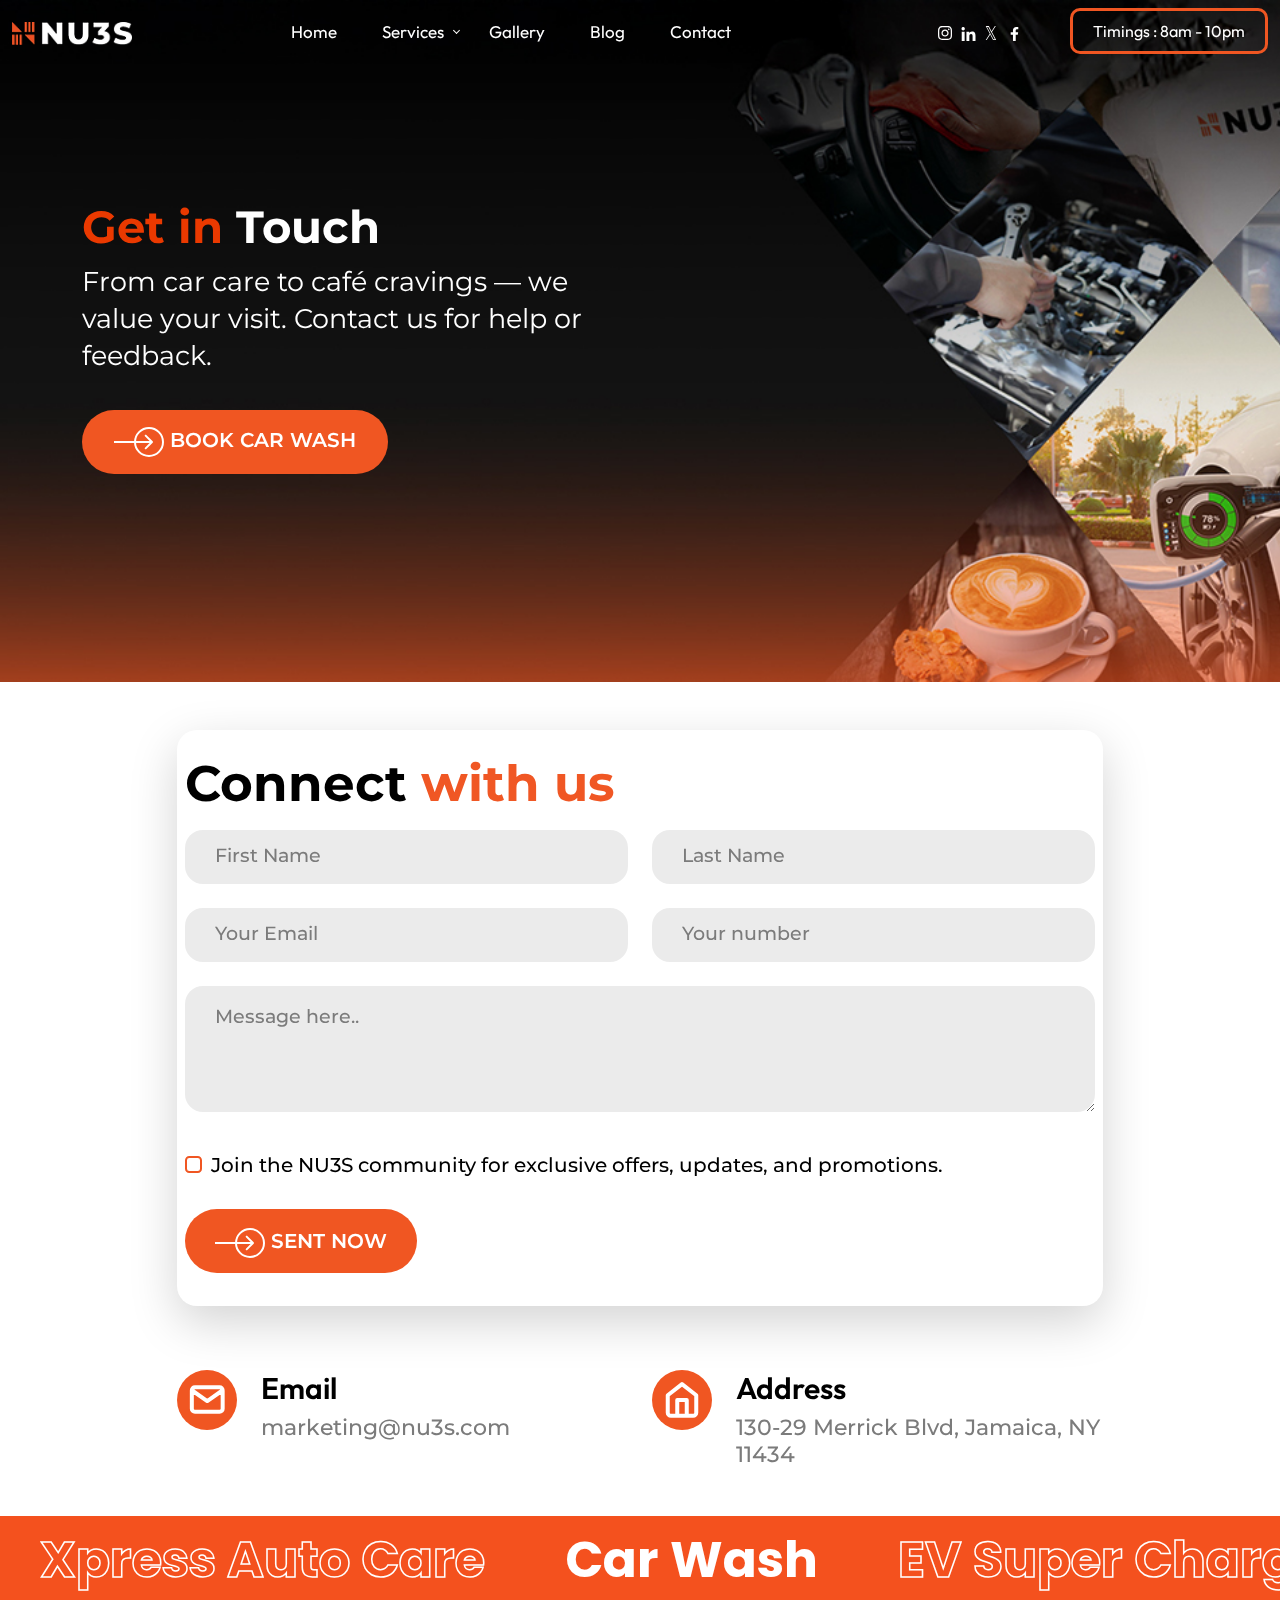
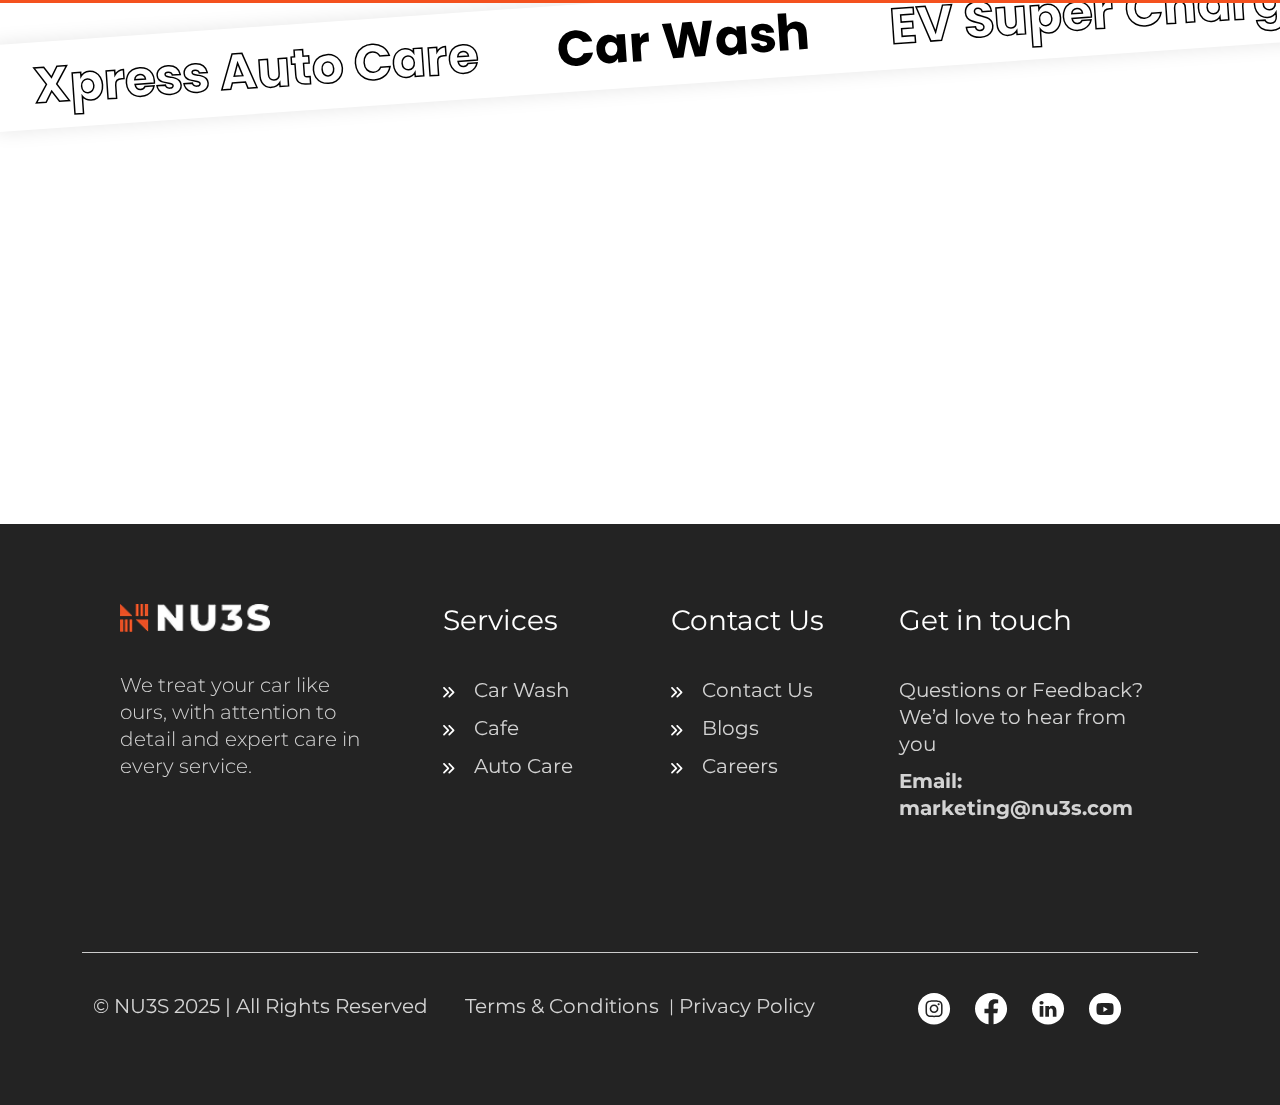
<file: contect.html>
<!DOCTYPE html>
<html lang="en">

<head>
    <meta charset="UTF-8">
    <meta name="viewport" content="width=device-width, initial-scale=1.0">
    <title>contect</title>

    <!-- bootstrap cdn -->
    <!-- Bootstrap 5 CDN -->
    <link href="https://cdn.jsdelivr.net/npm/bootstrap@5.3.2/dist/css/bootstrap.min.css" rel="stylesheet">

    <!-- font link -->
    <link rel="preconnect" href="https://fonts.googleapis.com">
    <link rel="preconnect" href="https://fonts.gstatic.com" crossorigin>
    <link
        href="https://fonts.googleapis.com/css2?family=Montserrat:ital,wght@0,100..900;1,100..900&family=Outfit:wght@100..900&family=Poppins:ital,wght@0,100;0,200;0,300;0,400;0,500;0,600;0,700;0,800;0,900;1,100;1,200;1,300;1,400;1,500;1,600;1,700;1,800;1,900&display=swap"
        rel="stylesheet">

    <!-- Link Swiper's CSS -->
    <link rel="stylesheet" href="https://cdn.jsdelivr.net/npm/swiper@11/swiper-bundle.min.css" />

    <!-- css file link -->
    <link rel="stylesheet" href="assets/CSS/style.css">

</head>

<header>
    <div class="header-b">
        <div class="container-xxl">
            <div class="header-bg">
                <nav class="navbar navbar-expand-lg d-flex justify-content-between">
                    <div class="logo">
                        <a href="#">
                            <img src="assets/imgs/main-logo.png" alt="">
                        </a>
                    </div>

                    <div class="collapse navbar-collapse justify-content-center" id="navbarSupportedContent">

                        <button class="close-btn d-lg-none">
                            <svg xmlns="http://www.w3.org/2000/svg" xmlns:xlink="http://www.w3.org/1999/xlink"
                                viewBox="0 0 241.171 241.171">
                                <path
                                    d="M138.138,120.754l99.118-98.576c4.752-4.704,4.752-12.319,0-17.011c-4.74-4.704-12.439-4.704-17.179,0   l-99.033,98.492L21.095,3.699c-4.74-4.752-12.439-4.752-17.179,0c-4.74,4.764-4.74,12.475,0,17.227l99.876,99.888L3.555,220.497  c-4.74,4.704-4.74,12.319,0,17.011c4.74,4.704,12.439,4.704,17.179,0l100.152-99.599l99.551,99.563   c4.74,4.752,12.439,4.752,17.179,0c4.74-4.764,4.74-12.475,0-17.227L138.138,120.754z">
                                </path>
                            </svg>
                        </button>
                        <ul class="navbar-nav">
                            <li class="menu-item current-menu-item">
                                <a href="index.html">Home</a>
                            </li>
                            <li class="menu-item menu-item-has-children">
                                <a href="javascript:void(0);">Services</a>
                                <ul class="sub-menu">
                                    <li class="menu-item">
                                        <a href="auto-car.html">
                                            Auto Car
                                        </a>
                                    </li>
                                    <li class="menu-item">
                                        <a href="market_cafe.html">
                                           Market Cafe
                                        </a>
                                    </li>
                                    <li class="menu-item">
                                        <a href="wash.html">
                                            Car Wash
                                        </a>
                                    </li>
                                </ul>
                            </li>
                            <li class="menu-item">
                                <a href="javascript:void(0);">Gallery</a>
                            </li>
                            <li class="menu-item">
                                <a href="javascript:void(0);">Blog</a>
                            </li>
                            <li class="menu-item">
                                <a href="contect.html">Contact</a>
                            </li>
                        </ul>
                    </div>
                    <div class="social-media px-5 d-none d-lg-block">
                        <ul class="d-flex gap-2 align-items-center">
                            <li>
                                <a href="javascript:void(0);">
                                    <svg width="15" height="15" viewBox="0 0 15 15" fill="none"
                                        xmlns="http://www.w3.org/2000/svg">
                                        <path
                                            d="M7.03125 3.40625C9 3.40625 10.625 5.03125 10.625 7C10.625 9 9 10.5938 7.03125 10.5938C5.03125 10.5938 3.4375 9 3.4375 7C3.4375 5.03125 5.03125 3.40625 7.03125 3.40625ZM7.03125 9.34375C8.3125 9.34375 9.34375 8.3125 9.34375 7C9.34375 5.71875 8.3125 4.6875 7.03125 4.6875C5.71875 4.6875 4.6875 5.71875 4.6875 7C4.6875 8.3125 5.75 9.34375 7.03125 9.34375ZM11.5938 3.28125C11.5938 2.8125 11.2188 2.4375 10.75 2.4375C10.2812 2.4375 9.90625 2.8125 9.90625 3.28125C9.90625 3.75 10.2812 4.125 10.75 4.125C11.2188 4.125 11.5938 3.75 11.5938 3.28125ZM13.9688 4.125C14.0312 5.28125 14.0312 8.75 13.9688 9.90625C13.9062 11.0312 13.6562 12 12.8438 12.8438C12.0312 13.6562 11.0312 13.9062 9.90625 13.9688C8.75 14.0312 5.28125 14.0312 4.125 13.9688C3 13.9062 2.03125 13.6562 1.1875 12.8438C0.375 12 0.125 11.0312 0.0625 9.90625C0 8.75 0 5.28125 0.0625 4.125C0.125 3 0.375 2 1.1875 1.1875C2.03125 0.375 3 0.125 4.125 0.0625C5.28125 0 8.75 0 9.90625 0.0625C11.0312 0.125 12.0312 0.375 12.8438 1.1875C13.6562 2 13.9062 3 13.9688 4.125ZM12.4688 11.125C12.8438 10.2188 12.75 8.03125 12.75 7C12.75 6 12.8438 3.8125 12.4688 2.875C12.2188 2.28125 11.75 1.78125 11.1562 1.5625C10.2188 1.1875 8.03125 1.28125 7.03125 1.28125C6 1.28125 3.8125 1.1875 2.90625 1.5625C2.28125 1.8125 1.8125 2.28125 1.5625 2.875C1.1875 3.8125 1.28125 6 1.28125 7C1.28125 8.03125 1.1875 10.2188 1.5625 11.125C1.8125 11.75 2.28125 12.2188 2.90625 12.4688C3.8125 12.8438 6 12.75 7.03125 12.75C8.03125 12.75 10.2188 12.8438 11.1562 12.4688C11.75 12.2188 12.25 11.75 12.4688 11.125Z"
                                            fill="white" />
                                    </svg>
                                </a>
                            </li>
                            <li>
                                <a href="javascript:void(0);">
                                    <svg width="15" height="15" viewBox="0 0 14 15" fill="none"
                                        xmlns="http://www.w3.org/2000/svg">
                                        <path
                                            d="M3.125 15H0.21875V5.65625H3.125V15ZM1.65625 4.40625C0.75 4.40625 0 3.625 0 2.6875C0 1.40625 1.375 0.59375 2.5 1.25C3.03125 1.53125 3.34375 2.09375 3.34375 2.6875C3.34375 3.625 2.59375 4.40625 1.65625 4.40625ZM13.9688 15H11.0938V10.4688C11.0938 9.375 11.0625 8 9.5625 8C8.0625 8 7.84375 9.15625 7.84375 10.375V15H4.9375V5.65625H7.71875V6.9375H7.75C8.15625 6.21875 9.09375 5.4375 10.5 5.4375C13.4375 5.4375 14 7.375 14 9.875V15H13.9688Z"
                                            fill="white" />
                                    </svg>
                                </a>
                            </li>
                            <li>
                                <a href="javascript:void(0);">
                                    <svg width="15" height="15" viewBox="0 0 10 13" fill="none"
                                        xmlns="http://www.w3.org/2000/svg">
                                        <path
                                            d="M5.3779 5.15765L8.74191 0H7.94474L5.02377 4.47832L2.6908 0H0L3.52791 6.77201L0 12.1806H0.797208L3.88183 7.45135L6.34561 12.1806H9.03642L5.3777 5.15765H5.3779ZM4.28601 6.83167L3.92856 6.15733L1.08445 0.79154H2.30892L4.60415 5.12191L4.9616 5.79625L7.94512 11.4251H6.72066L4.28601 6.83193V6.83167Z"
                                            fill="white" />
                                    </svg>
                                </a>
                            </li>
                            <li>
                                <a href="javascript:void(0);">
                                    <svg width="15" height="15" viewBox="0 0 10 17" fill="none"
                                        xmlns="http://www.w3.org/2000/svg">
                                        <path
                                            d="M8.71875 10H6.375V17H3.25V10H0.6875V7.125H3.25V4.90625C3.25 2.40625 4.75 1 7.03125 1C8.125 1 9.28125 1.21875 9.28125 1.21875V3.6875H8C6.75 3.6875 6.375 4.4375 6.375 5.25V7.125H9.15625L8.71875 10Z"
                                            fill="white" />
                                    </svg>
                                </a>
                            </li>
                        </ul>
                    </div>
                    <div class="header-btn">
                        <a href="javascript:void(0);" class="btn btn-primary ">Timings : 8am - 10pm</a>
                    </div>
                    <button class="navbar-toggler d-lg-none custom-toggler" type="button" data-bs-toggle="collapse"
                        data-bs-target="#navbarSupportedContent" aria-controls="navbarSupportedContent"
                        aria-expanded="false" aria-label="Toggle navigation">
                        <svg xmlns="http://www.w3.org/2000/svg" width="30" height="30" viewBox="0 0 24 24">
                            <g class="menu-outline">
                                <path fill="#fff" fill-rule="evenodd"
                                    d="M3 7a1 1 0 0 1 1-1h16a1 1 0 1 1 0 2H4a1 1 0 0 1-1-1m0 5a1 1 0 0 1 1-1h16a1 1 0 1 1 0 2H4a1 1 0 0 1-1-1m0 5a1 1 0 0 1 1-1h16a1 1 0 1 1 0 2H4a1 1 0 0 1-1-1"
                                    class="Vector 38 (Stroke)" clip-rule="evenodd" />
                            </g>
                        </svg>
                    </button>
                </nav>
            </div>
        </div>
    </div>
</header>

<section class="contact-banner d-flex align-items-center justify-content-center text-center position-relative"
    style="background-image: url(assets/imgs/Contact_banner.png); background-size: cover; background-repeat: no-repeat; background-position: center;">

    <div class="d-block d-sm-none">
        <img src="assets/imgs/Contact_banner_sm.png" alt="Car Wash Background" class="banner-img">
    </div>

    <div class="container">
        <div class="row">
            <div class="col-lg-6">
                <div class="main-banner-desc text-start">

                    <h1><span>Get in </span>Touch</h1>
                    <p>From car care to café cravings — we value your visit. Contact us for help or feedback.</p>
                    <div class="main-button mt-3">
                        <a href="#"><svg width="50" height="30" viewBox="0 0 50 30" fill="none"
                                xmlns="http://www.w3.org/2000/svg">
                                <path
                                    d="M38.7071 15.7071C39.0976 15.3166 39.0976 14.6834 38.7071 14.2929L32.3431 7.92894C31.9526 7.53841 31.3195 7.53841 30.9289 7.92893C30.5384 8.31946 30.5384 8.95262 30.9289 9.34315L36.5858 15L30.9289 20.6569C30.5384 21.0474 30.5384 21.6805 30.9289 22.0711C31.3195 22.4616 31.9526 22.4616 32.3431 22.0711L38.7071 15.7071ZM0 15L-8.74228e-08 16L38 16L38 15L38 14L8.74228e-08 14L0 15Z"
                                    fill="white" />
                                <circle cx="35" cy="15" r="14" stroke="white" stroke-width="2" />
                            </svg>
                            BOOK CAR WASH</a>
                    </div>
                </div>
            </div>
        </div>
    </div>
</section>

<section class="connect-form">
    <div class="container py-5">
        <div class="row  justify-content-center">
            <div class="col-lg-10">
                <div class="form-card p-2 shadow-lg mx-auto">
                    <div class="page-title py-3">
                        <h2>Connect <span>with us</span></h2>
                    </div>
                    <form>
                        <div class="row  mb-3 gy-4">
                            <div class="col-md-6 mb-3 mb-md-0 data">
                                <input type="text" class="form-control" placeholder="First Name">
                            </div>
                            <div class="col-md-6 data">
                                <input type="text" class="form-control" placeholder="Last Name">
                            </div>

                            <div class="col-md-6 mb-3 mb-md-0 data">
                                <input type="email" class="form-control" placeholder="Your Email">
                            </div>
                            <div class="col-md-6 data">
                                <input type="text" class="form-control" placeholder="Your number">
                            </div>
                            <div class="mb-3 data">
                                <textarea class="form-control" rows="4" placeholder="Message here.."></textarea>
                            </div>
                            <div class="col-lg-12">
                                <div class="form-check mb-4">
                                    <input class="form-check-input" type="checkbox" id="joinCheck">
                                    <label class="form-check-label" for="joinCheck">
                                        Join the NU3S community for exclusive offers, updates, and promotions.
                                    </label>
                                </div>

                                <div class="form-btn py-4">
                                    <a href="#"><svg width="50" height="30" viewBox="0 0 50 30" fill="none"
                                            xmlns="http://www.w3.org/2000/svg">
                                            <path
                                                d="M38.7071 15.7071C39.0976 15.3166 39.0976 14.6834 38.7071 14.2929L32.3431 7.92894C31.9526 7.53841 31.3195 7.53841 30.9289 7.92893C30.5384 8.31946 30.5384 8.95262 30.9289 9.34315L36.5858 15L30.9289 20.6569C30.5384 21.0474 30.5384 21.6805 30.9289 22.0711C31.3195 22.4616 31.9526 22.4616 32.3431 22.0711L38.7071 15.7071ZM0 15L-8.74228e-08 16L38 16L38 15L38 14L8.74228e-08 14L0 15Z"
                                                fill="white" />
                                            <circle cx="35" cy="15" r="14" stroke="white" stroke-width="2" />
                                        </svg>
                                        SENT NOW</a>
                                </div>
                            </div>

                    </form>
                </div>
            </div>
        </div>
       <div class="col-lg-10">
         <div class="row gy-3  info-loc mt-5 justify-content-between">
                <div class=" col-lg-6 col-md-6 email d-flex gap-4">
                    <div class="ema-ico">
                        <svg width="60" height="60" viewBox="0 0 60 60" fill="none" xmlns="http://www.w3.org/2000/svg">
                            <rect width="60" height="60" rx="30" fill="#F05622" />
                            <path
                                d="M45.6666 20.25C45.6666 18.5542 44.2791 17.1667 42.5833 17.1667H17.9166C16.2208 17.1667 14.8333 18.5542 14.8333 20.25M45.6666 20.25V38.75C45.6666 40.4458 44.2791 41.8333 42.5833 41.8333H17.9166C16.2208 41.8333 14.8333 40.4458 14.8333 38.75V20.25M45.6666 20.25L30.25 31.0417L14.8333 20.25"
                                stroke="white" stroke-width="4" stroke-linecap="round" stroke-linejoin="round" />
                        </svg>

                    </div>
                    <div class="ema-des">
                        <h6>Email</h6>
                        <p>marketing@nu3s.com</p>
                    </div>
                </div>
                <div class="col-lg-6 col-md-6 add d-flex gap-4">
                    <div class="add-ico">
                        <svg width="60" height="60" viewBox="0 0 60 60" fill="none" xmlns="http://www.w3.org/2000/svg">
                            <rect width="60" height="60" rx="30" fill="#F05622" />
                            <path
                                d="M25.25 45.8333V30H34.75V45.8333M15.75 25.25L30 14.1667L44.25 25.25V42.6667C44.25 43.5065 43.9164 44.312 43.3225 44.9058C42.7286 45.4997 41.9232 45.8333 41.0833 45.8333H18.9167C18.0768 45.8333 17.2714 45.4997 16.6775 44.9058C16.0836 44.312 15.75 43.5065 15.75 42.6667V25.25Z"
                                stroke="white" stroke-width="4" stroke-linecap="round" stroke-linejoin="round" />
                        </svg>

                    </div>
                    <div class="add-des">
                        <h6>Address</h6>
                        <p>130-29 Merrick Blvd, Jamaica, NY 11434</p>
                    </div>
                </div>
            </div>
        </div>
       </div>
    </div>
</section>

<section class="location position-relative">

    <div class="map">
        <iframe
            src="https://www.google.com/maps/embed?pb=!1m18!1m12!1m3!1d3025.7113670754484!2d-73.76474812415877!3d40.680328171398344!2m3!1f0!2f0!3f0!3m2!1i1024!2i768!4f13.1!3m3!1m2!1s0x89c267f19ee6949f%3A0xa1c2a7031ad9f81f!2sNU3S%20-%20Car%20Wash%20%7C%20Cafe%20%7C%20Auto%20Care!5e0!3m2!1sen!2sin!4v1762495414294!5m2!1sen!2sin"
            width="100%" height="600" style="border:0;" allowfullscreen="" loading="lazy"
            referrerpolicy="no-referrer-when-downgrade"></iframe>
    </div>
    <div class="marq-line">
        <div class="no-1">
            <div class="scroll-banner">
                <div class="scroll-track" id="scrollTrack">
                    <span>Xpress Auto Care</span>
                    <span>Car Wash</span>
                    <span>EV Super Charge</span>
                    <span>Detailing</span>
                    <span>Xpress Auto Care</span>
                    <span>Car Wash</span>
                    <span>EV Super Charge</span>
                    <span>Detailing</span>
                </div>
            </div>
            <div class="scroll-banner-sec">
                <div class="scroll-track" id="scrollTrack">
                    <span>Xpress Auto Care</span>
                    <span>Car Wash</span>
                    <span>EV Super Charge</span>
                    <span>Detailing</span>
                    <span>Xpress Auto Care</span>
                    <span>Car Wash</span>
                    <span>EV Super Charge</span>
                    <span>Detailing</span>
                </div>
            </div>
        </div>
    </div>
</section>

<footer style="background-color: rgba(35, 35, 35, 1);">
    <div class="container ptb-80">
        <div class="row d-flex justify-content-evenly">
            <div class="col-lg-3 col-sm-12">
                <div class="logo">
                    <img src="assets/imgs/main-logo.png" alt="">
                    <p>We treat your car like ours, with attention to detail and expert care in every service.</p>
                </div>
            </div>
            <div class="col-lg-2 col-sm-3">
                <div class="footer-menu">
                    <h6>Services</h6>
                    <ul>
                        <li>
                            <a href="wash.html">Car Wash</a>
                        </li>
                        <li>
                            <a href="market_cafe.html">Cafe</a>
                        </li>
                        <li>
                            <a href="auto-car.html">Auto Care</a>
                        </li>
                    </ul>
                </div>
            </div>
            <div class="col-lg-2 col-sm-3">
                <div class="footer-menu">
                    <h6>Contact Us</h6>
                    <ul>
                        <li>
                            <a href="contect.html">Contact Us</a>
                        </li>
                        <li>
                            <a href="#">Blogs</a>
                        </li>
                        <li>
                            <a href="#">Careers</a>
                        </li>
                    </ul>
                </div>
            </div>
            <div class="col-lg-3 col-sm-6">
                <h6>Get in touch</h6>
                <p>Questions or Feedback? We’d love to hear from you</p>
                <p><b>Email: marketing@nu3s.com</b></p>
            </div>
            <div class="col-lg-12 social-media-ic d-block d-sm-none">
                <div class="d-flex gap-4 justify-content-between">
                    <a href="#">
                        <svg width="33" height="32" viewBox="0 0 33 32" fill="none" xmlns="http://www.w3.org/2000/svg">
                            <path
                                d="M16.0439 0C24.905 0 32.0888 7.05457 32.0889 15.7568C32.0889 24.4591 24.905 31.5137 16.0439 31.5137C7.18308 31.5134 0 24.459 0 15.7568C4.74942e-05 7.05472 7.18311 0.000244741 16.0439 0ZM16.0439 7.35352C13.7211 7.35352 13.4292 7.36351 12.5166 7.4043C11.6061 7.44526 10.9843 7.58627 10.4404 7.79395C9.87762 8.00859 9.39946 8.29639 8.92383 8.76367C8.44799 9.23069 8.15576 9.69952 7.93652 10.252C7.72438 10.7865 7.58007 11.3977 7.53906 12.292C7.49825 13.1881 7.48731 13.4749 7.4873 15.7568C7.4873 18.0392 7.4977 18.3253 7.53906 19.2217C7.58097 20.116 7.72517 20.7265 7.93652 21.2607C8.15526 21.8135 8.44802 22.2829 8.92383 22.75C9.39909 23.2172 9.87628 23.5051 10.4385 23.7197C10.9829 23.9275 11.6058 24.0694 12.5166 24.1104C13.4289 24.1511 13.7208 24.1611 16.0439 24.1611C18.3681 24.1611 18.6595 24.1511 19.5723 24.1104C20.4828 24.0694 21.1051 23.9274 21.6494 23.7197C22.2119 23.5051 22.6887 23.2172 23.1641 22.75C23.6401 22.2829 23.9331 21.8133 24.1523 21.2607C24.3626 20.7264 24.507 20.1156 24.5498 19.2217C24.5908 18.3253 24.6016 18.0392 24.6016 15.7568C24.6016 13.4748 24.5908 13.1883 24.5498 12.292C24.507 11.3973 24.3627 10.7863 24.1523 10.252C23.9331 9.69929 23.64 9.23074 23.1641 8.76367C22.6881 8.2963 22.2127 8.00839 21.6494 7.79395C21.1039 7.58613 20.4813 7.44527 19.5703 7.4043C18.6579 7.36352 18.3671 7.35352 16.0439 7.35352Z"
                                fill="white" />
                            <path
                                d="M15.2773 8.86755C15.5051 8.8672 15.7595 8.86755 16.0449 8.86755C18.3295 8.86755 18.6008 8.87612 19.5029 8.91638C20.3372 8.95385 20.7902 9.09042 21.0918 9.20544C21.4911 9.35776 21.7759 9.54022 22.0752 9.83435C22.3746 10.1284 22.5604 10.4081 22.7158 10.8002C22.8329 11.0961 22.9728 11.5413 23.0107 12.3607C23.0517 13.2463 23.0605 13.5128 23.0605 15.7552C23.0605 17.9978 23.0517 18.264 23.0107 19.1498C22.9726 19.9691 22.8329 20.4144 22.7158 20.7103C22.5608 21.1023 22.3746 21.3813 22.0752 21.6752C21.7757 21.9693 21.4913 22.1518 21.0918 22.3041C20.7905 22.4196 20.3371 22.5557 19.5029 22.5931C18.601 22.6334 18.3295 22.642 16.0449 22.642C13.7607 22.642 13.4896 22.6334 12.5879 22.5931C11.7541 22.5553 11.3008 22.4191 10.999 22.3041C10.5997 22.1518 10.3141 21.9692 10.0146 21.6752C9.71518 21.3811 9.52947 21.1016 9.37402 20.7094C9.2569 20.4135 9.11707 19.9682 9.0791 19.1488C9.03812 18.2633 9.03027 17.9969 9.03027 15.7533C9.03027 13.5091 9.0381 13.2437 9.0791 12.3578C9.11727 11.539 9.25694 11.0944 9.37402 10.7982C9.52912 10.406 9.71515 10.1256 10.0146 9.83142C10.3141 9.53735 10.5997 9.35516 10.999 9.20251C11.3007 9.087 11.754 8.9501 12.5879 8.91248C13.377 8.87748 13.6831 8.86735 15.2773 8.8656V8.86755ZM16.0449 11.4418C13.6183 11.442 11.6514 13.374 11.6514 15.7572C11.6515 18.1403 13.6183 20.0714 16.0449 20.0717C18.4717 20.0717 20.4394 18.1405 20.4395 15.7572C20.4395 13.3739 18.4718 11.4418 16.0449 11.4418ZM20.5078 10.2679C19.9904 10.3196 19.5861 10.749 19.5859 11.2709C19.5859 11.8276 20.0464 12.2797 20.6133 12.2797C21.1801 12.2795 21.6396 11.8275 21.6396 11.2709C21.6395 10.7143 21.18 10.2632 20.6133 10.2631L20.5078 10.2679Z"
                                fill="white" />
                            <path
                                d="M16.0448 12.9557C17.62 12.9557 18.8971 14.2098 18.8971 15.7569C18.8971 17.3039 17.62 18.5582 16.0448 18.5582C14.4694 18.5582 13.1924 17.3039 13.1924 15.7569C13.1924 14.2098 14.4694 12.9557 16.0448 12.9557Z"
                                fill="white" />
                        </svg>
                    </a>
                    <a href="#">

                        <svg width="33" height="32" viewBox="0 0 33 32" fill="none" xmlns="http://www.w3.org/2000/svg">
                            <path
                                d="M32.0888 15.7569C32.0888 7.05368 24.9064 0 16.0444 0C7.18238 0 0 7.05368 0 15.7569C0 23.6231 5.86624 30.1413 13.5375 31.323V20.3117H9.46369V15.7569H13.5375V12.2855C13.5375 8.33701 15.9316 6.15505 19.598 6.15505C21.3528 6.15505 23.1892 6.4628 23.1892 6.4628V10.3405H21.1648C19.1718 10.3405 18.5513 11.5561 18.5513 12.8025V15.7569H23.0012L22.2898 20.3117H18.5513V31.323C26.2226 30.1413 32.0888 23.6231 32.0888 15.7569Z"
                                fill="white" />
                        </svg>
                    </a>
                    <a href="#">
                        <svg width="33" height="32" viewBox="0 0 33 32" fill="none" xmlns="http://www.w3.org/2000/svg">
                            <path
                                d="M16.0439 0C24.905 0 32.0888 7.05457 32.0889 15.7568C32.0889 24.4591 24.905 31.5137 16.0439 31.5137C7.18308 31.5134 0 24.459 0 15.7568C4.74942e-05 7.05472 7.18311 0.000244741 16.0439 0ZM20.2646 12.7988C18.3344 12.7989 17.4699 13.8398 16.9873 14.5703V13.0508H13.3506C13.3985 14.0575 13.3506 23.7803 13.3506 23.7803H16.9873V17.7881C16.9873 17.4675 17.0113 17.1475 17.1074 16.918C17.3702 16.2774 17.9682 15.6143 18.9727 15.6143C20.2888 15.6143 20.8153 16.5976 20.8154 18.0391V23.7793H24.4512V17.6279C24.4512 14.3325 22.6573 12.7988 20.2646 12.7988ZM7.70215 23.7793H11.3389V13.0508H7.70215V23.7793ZM9.54492 7.87891C8.30115 7.87891 7.48742 8.67959 7.4873 9.73145C7.4873 10.7616 8.27647 11.5859 9.49707 11.5859H9.52051C10.7883 11.5859 11.5781 10.7616 11.5781 9.73145C11.5544 8.67972 10.7884 7.87911 9.54492 7.87891Z"
                                fill="white" />
                        </svg>
                    </a>
                    <a href="#">
                        <svg width="33" height="32" viewBox="0 0 33 32" fill="none" xmlns="http://www.w3.org/2000/svg">
                            <path
                                d="M16.0439 0C24.905 0 32.0888 7.05457 32.0889 15.7568C32.0889 24.4591 24.905 31.5137 16.0439 31.5137C7.18308 31.5134 0 24.459 0 15.7568C4.74942e-05 7.05472 7.18311 0.000244741 16.0439 0ZM16.0439 9.97949C15.9871 9.9795 10.6864 9.98122 9.3584 10.3398C8.62201 10.5383 8.04154 11.1237 7.84473 11.8662C7.4876 13.2111 7.4873 16.015 7.4873 16.0195C7.4873 16.0195 7.48731 18.8268 7.84473 20.1729C8.04154 20.9154 8.62201 21.5007 9.3584 21.6992C10.6864 22.0578 15.9871 22.0596 16.0439 22.0596C16.0439 22.0596 21.3957 22.0597 22.7305 21.6992C23.4669 21.5007 24.0473 20.9154 24.2441 20.1729C24.6016 18.8268 24.6016 16.0195 24.6016 16.0195C24.6016 16.015 24.6014 13.2111 24.2441 11.8662C24.0473 11.1237 23.4669 10.5383 22.7305 10.3398C21.3956 9.97925 16.0439 9.97949 16.0439 9.97949Z"
                                fill="white" />
                            <path d="M14.4404 18.9083V13.656L18.7189 16.2823L14.4404 18.9083Z" fill="white" />
                        </svg>
                    </a>
                </div>
            </div>

            <div class="copy-right">
                <div class="row d-flex justify-content-between">
                    <div class="col-lg-4 col-md-6 col-sm-12 text-center">
                        <p>© NU3S 2025 | All Rights Reserved</p>
                    </div>
                    <div class="col-lg-4 col-md-6 col-sm-12 text-center">
                        <div class="privacy-link">
                            <ul>
                                <li><a href="#">Terms & Conditions</a></li>
                                <li><a href="#">Privacy Policy</a></li>
                            </ul>
                        </div>
                    </div>
                    <div class="col-lg-4 col-md-12 col-sm-12 text-center">
                        <div class="social-icon gap-4 justify-content-center d-none d-sm-flex">
                            <a href="#">
                                <svg width="33" height="32" viewBox="0 0 33 32" fill="none"
                                    xmlns="http://www.w3.org/2000/svg">
                                    <path
                                        d="M16.0439 0C24.905 0 32.0888 7.05457 32.0889 15.7568C32.0889 24.4591 24.905 31.5137 16.0439 31.5137C7.18308 31.5134 0 24.459 0 15.7568C4.74942e-05 7.05472 7.18311 0.000244741 16.0439 0ZM16.0439 7.35352C13.7211 7.35352 13.4292 7.36351 12.5166 7.4043C11.6061 7.44526 10.9843 7.58627 10.4404 7.79395C9.87762 8.00859 9.39946 8.29639 8.92383 8.76367C8.44799 9.23069 8.15576 9.69952 7.93652 10.252C7.72438 10.7865 7.58007 11.3977 7.53906 12.292C7.49825 13.1881 7.48731 13.4749 7.4873 15.7568C7.4873 18.0392 7.4977 18.3253 7.53906 19.2217C7.58097 20.116 7.72517 20.7265 7.93652 21.2607C8.15526 21.8135 8.44802 22.2829 8.92383 22.75C9.39909 23.2172 9.87628 23.5051 10.4385 23.7197C10.9829 23.9275 11.6058 24.0694 12.5166 24.1104C13.4289 24.1511 13.7208 24.1611 16.0439 24.1611C18.3681 24.1611 18.6595 24.1511 19.5723 24.1104C20.4828 24.0694 21.1051 23.9274 21.6494 23.7197C22.2119 23.5051 22.6887 23.2172 23.1641 22.75C23.6401 22.2829 23.9331 21.8133 24.1523 21.2607C24.3626 20.7264 24.507 20.1156 24.5498 19.2217C24.5908 18.3253 24.6016 18.0392 24.6016 15.7568C24.6016 13.4748 24.5908 13.1883 24.5498 12.292C24.507 11.3973 24.3627 10.7863 24.1523 10.252C23.9331 9.69929 23.64 9.23074 23.1641 8.76367C22.6881 8.2963 22.2127 8.00839 21.6494 7.79395C21.1039 7.58613 20.4813 7.44527 19.5703 7.4043C18.6579 7.36352 18.3671 7.35352 16.0439 7.35352Z"
                                        fill="white" />
                                    <path
                                        d="M15.2773 8.86755C15.5051 8.8672 15.7595 8.86755 16.0449 8.86755C18.3295 8.86755 18.6008 8.87612 19.5029 8.91638C20.3372 8.95385 20.7902 9.09042 21.0918 9.20544C21.4911 9.35776 21.7759 9.54022 22.0752 9.83435C22.3746 10.1284 22.5604 10.4081 22.7158 10.8002C22.8329 11.0961 22.9728 11.5413 23.0107 12.3607C23.0517 13.2463 23.0605 13.5128 23.0605 15.7552C23.0605 17.9978 23.0517 18.264 23.0107 19.1498C22.9726 19.9691 22.8329 20.4144 22.7158 20.7103C22.5608 21.1023 22.3746 21.3813 22.0752 21.6752C21.7757 21.9693 21.4913 22.1518 21.0918 22.3041C20.7905 22.4196 20.3371 22.5557 19.5029 22.5931C18.601 22.6334 18.3295 22.642 16.0449 22.642C13.7607 22.642 13.4896 22.6334 12.5879 22.5931C11.7541 22.5553 11.3008 22.4191 10.999 22.3041C10.5997 22.1518 10.3141 21.9692 10.0146 21.6752C9.71518 21.3811 9.52947 21.1016 9.37402 20.7094C9.2569 20.4135 9.11707 19.9682 9.0791 19.1488C9.03812 18.2633 9.03027 17.9969 9.03027 15.7533C9.03027 13.5091 9.0381 13.2437 9.0791 12.3578C9.11727 11.539 9.25694 11.0944 9.37402 10.7982C9.52912 10.406 9.71515 10.1256 10.0146 9.83142C10.3141 9.53735 10.5997 9.35516 10.999 9.20251C11.3007 9.087 11.754 8.9501 12.5879 8.91248C13.377 8.87748 13.6831 8.86735 15.2773 8.8656V8.86755ZM16.0449 11.4418C13.6183 11.442 11.6514 13.374 11.6514 15.7572C11.6515 18.1403 13.6183 20.0714 16.0449 20.0717C18.4717 20.0717 20.4394 18.1405 20.4395 15.7572C20.4395 13.3739 18.4718 11.4418 16.0449 11.4418ZM20.5078 10.2679C19.9904 10.3196 19.5861 10.749 19.5859 11.2709C19.5859 11.8276 20.0464 12.2797 20.6133 12.2797C21.1801 12.2795 21.6396 11.8275 21.6396 11.2709C21.6395 10.7143 21.18 10.2632 20.6133 10.2631L20.5078 10.2679Z"
                                        fill="white" />
                                    <path
                                        d="M16.0448 12.9557C17.62 12.9557 18.8971 14.2098 18.8971 15.7569C18.8971 17.3039 17.62 18.5582 16.0448 18.5582C14.4694 18.5582 13.1924 17.3039 13.1924 15.7569C13.1924 14.2098 14.4694 12.9557 16.0448 12.9557Z"
                                        fill="white" />
                                </svg>
                            </a>
                            <a href="#">
                                <svg width="33" height="32" viewBox="0 0 33 32" fill="none"
                                    xmlns="http://www.w3.org/2000/svg">
                                    <path
                                        d="M32.0888 15.7569C32.0888 7.05368 24.9064 0 16.0444 0C7.18238 0 0 7.05368 0 15.7569C0 23.6231 5.86624 30.1413 13.5375 31.323V20.3117H9.46369V15.7569H13.5375V12.2855C13.5375 8.33701 15.9316 6.15505 19.598 6.15505C21.3528 6.15505 23.1892 6.4628 23.1892 6.4628V10.3405H21.1648C19.1718 10.3405 18.5513 11.5561 18.5513 12.8025V15.7569H23.0012L22.2898 20.3117H18.5513V31.323C26.2226 30.1413 32.0888 23.6231 32.0888 15.7569Z"
                                        fill="white" />
                                </svg>

                            </a>
                            <a href="#">
                                <svg width="33" height="32" viewBox="0 0 33 32" fill="none"
                                    xmlns="http://www.w3.org/2000/svg">
                                    <path
                                        d="M16.0439 0C24.905 0 32.0888 7.05457 32.0889 15.7568C32.0889 24.4591 24.905 31.5137 16.0439 31.5137C7.18308 31.5134 0 24.459 0 15.7568C4.74942e-05 7.05472 7.18311 0.000244741 16.0439 0ZM20.2646 12.7988C18.3344 12.7989 17.4699 13.8398 16.9873 14.5703V13.0508H13.3506C13.3985 14.0575 13.3506 23.7803 13.3506 23.7803H16.9873V17.7881C16.9873 17.4675 17.0113 17.1475 17.1074 16.918C17.3702 16.2774 17.9682 15.6143 18.9727 15.6143C20.2888 15.6143 20.8153 16.5976 20.8154 18.0391V23.7793H24.4512V17.6279C24.4512 14.3325 22.6573 12.7988 20.2646 12.7988ZM7.70215 23.7793H11.3389V13.0508H7.70215V23.7793ZM9.54492 7.87891C8.30115 7.87891 7.48742 8.67959 7.4873 9.73145C7.4873 10.7616 8.27647 11.5859 9.49707 11.5859H9.52051C10.7883 11.5859 11.5781 10.7616 11.5781 9.73145C11.5544 8.67972 10.7884 7.87911 9.54492 7.87891Z"
                                        fill="white" />
                                </svg>
                            </a>
                            <a href="#">
                                <svg width="33" height="32" viewBox="0 0 33 32" fill="none"
                                    xmlns="http://www.w3.org/2000/svg">
                                    <path
                                        d="M16.0439 0C24.905 0 32.0888 7.05457 32.0889 15.7568C32.0889 24.4591 24.905 31.5137 16.0439 31.5137C7.18308 31.5134 0 24.459 0 15.7568C4.74942e-05 7.05472 7.18311 0.000244741 16.0439 0ZM16.0439 9.97949C15.9871 9.9795 10.6864 9.98122 9.3584 10.3398C8.62201 10.5383 8.04154 11.1237 7.84473 11.8662C7.4876 13.2111 7.4873 16.015 7.4873 16.0195C7.4873 16.0195 7.48731 18.8268 7.84473 20.1729C8.04154 20.9154 8.62201 21.5007 9.3584 21.6992C10.6864 22.0578 15.9871 22.0596 16.0439 22.0596C16.0439 22.0596 21.3957 22.0597 22.7305 21.6992C23.4669 21.5007 24.0473 20.9154 24.2441 20.1729C24.6016 18.8268 24.6016 16.0195 24.6016 16.0195C24.6016 16.015 24.6014 13.2111 24.2441 11.8662C24.0473 11.1237 23.4669 10.5383 22.7305 10.3398C21.3956 9.97925 16.0439 9.97949 16.0439 9.97949Z"
                                        fill="white" />
                                    <path d="M14.4404 18.9083V13.656L18.7189 16.2823L14.4404 18.9083Z" fill="white" />
                                </svg>
                            </a>
                        </div>
                    </div>
                </div>
            </div>
        </div>
    </div>
</footer>



<body>
    <script src="https://cdnjs.cloudflare.com/ajax/libs/jquery/3.7.1/jquery.min.js"
        integrity="sha512-v2CJ7UaYy4JwqLDIrZUI/4hqeoQieOmAZNXBeQyjo21dadnwR+8ZaIJVT8EE2iyI61OV8e6M8PP2/4hpQINQ/g=="
        crossorigin="anonymous" referrerpolicy="no-referrer"></script>
    <!-- bootstrap js cdn -->
    <script src="https://cdn.jsdelivr.net/npm/bootstrap@5.3.8/dist/js/bootstrap.bundle.min.js"
        integrity="sha384-FKyoEForCGlyvwx9Hj09JcYn3nv7wiPVlz7YYwJrWVcXK/BmnVDxM+D2scQbITxI"
        crossorigin="anonymous"></script>

    <!-- Swiper JS -->
    <script src="https://cdn.jsdelivr.net/npm/swiper@11/swiper-bundle.min.js"></script>

    <!-- js file link -->
    <script src="assets/JS/index.js"></script>
</body>

</html>
</file>
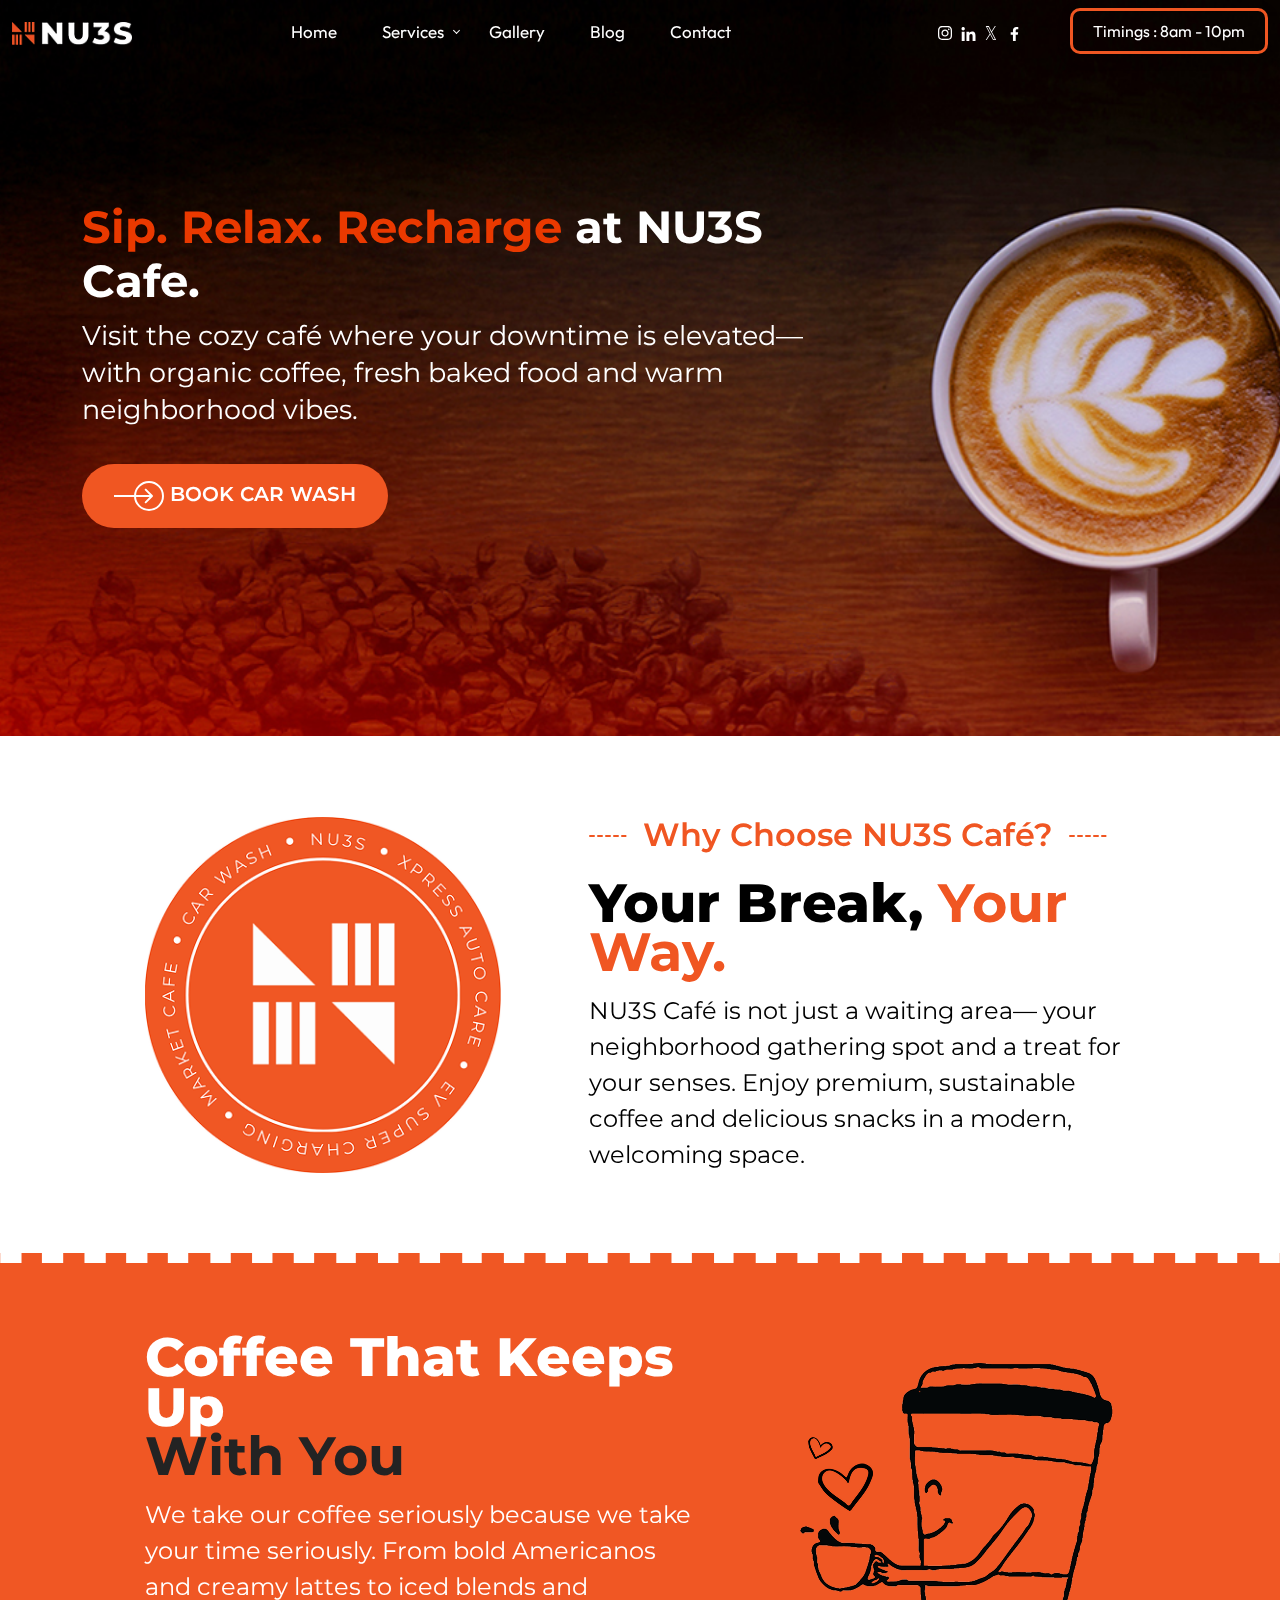
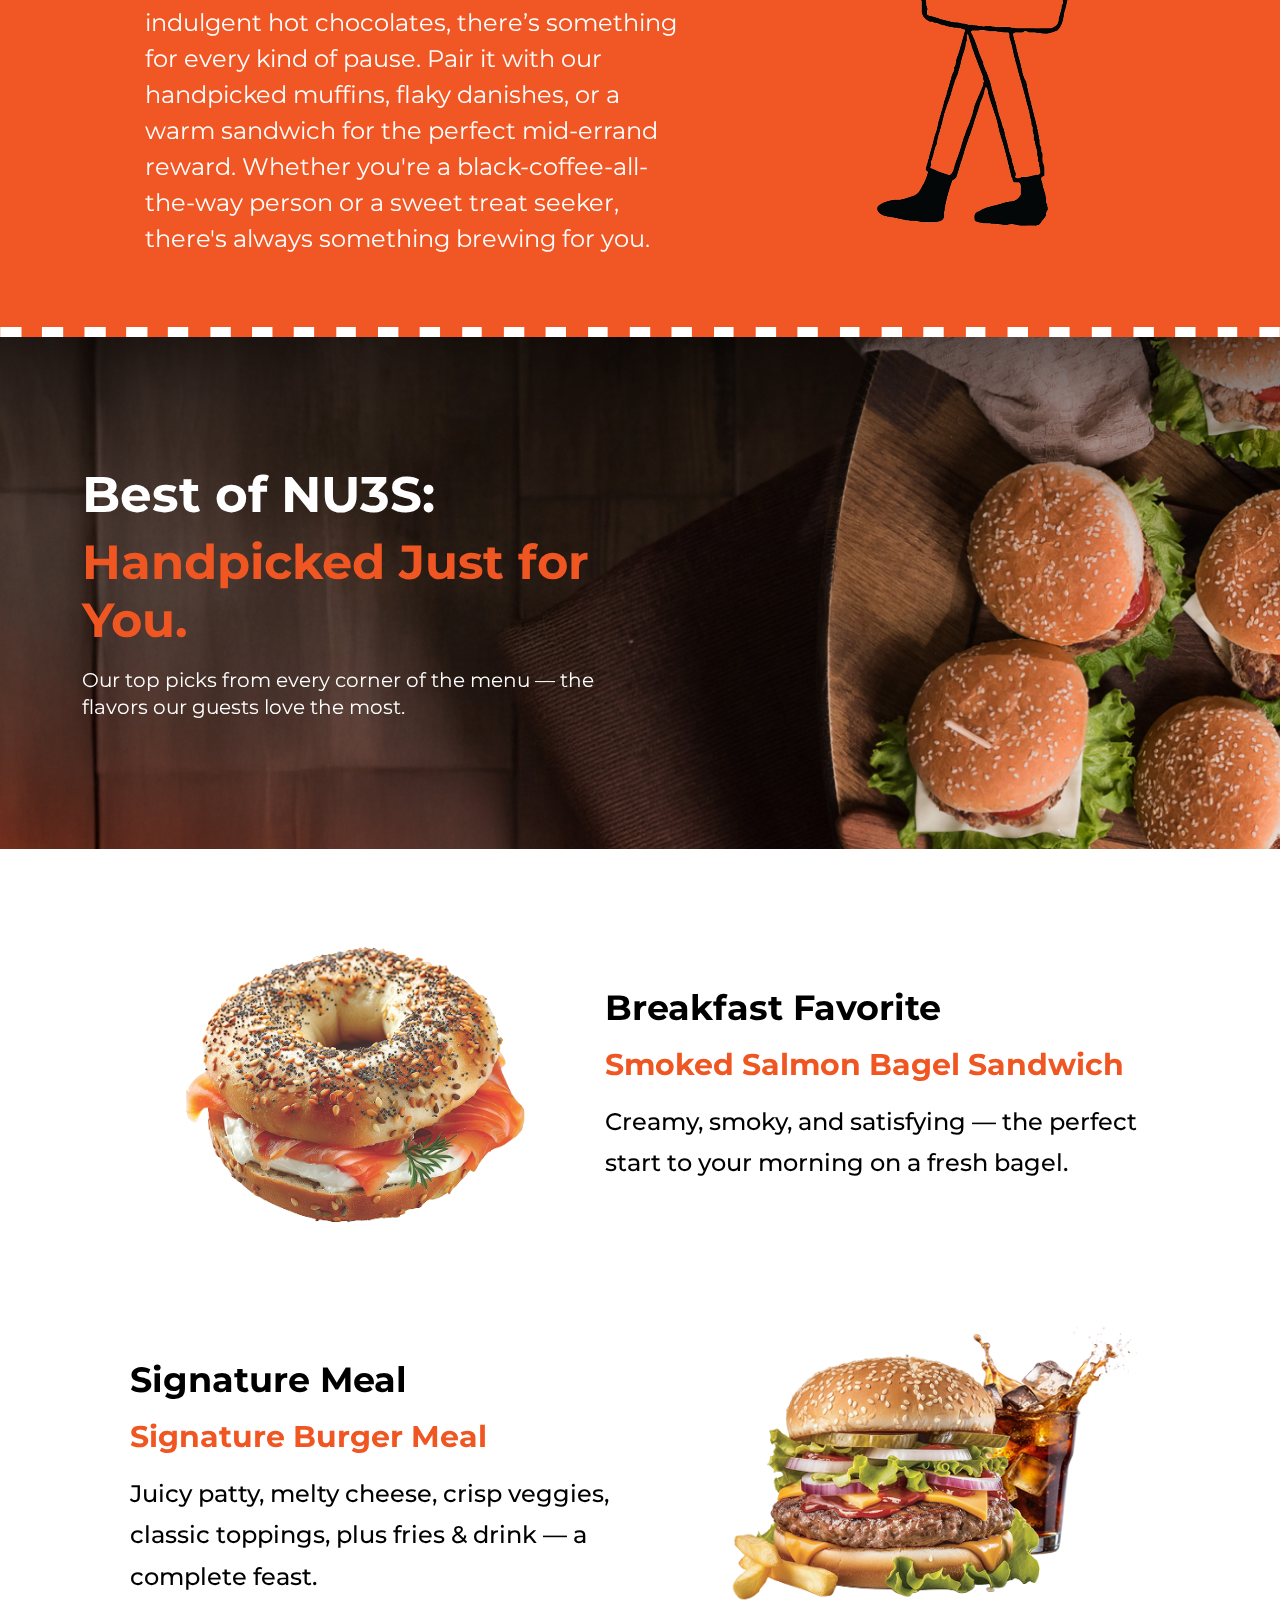
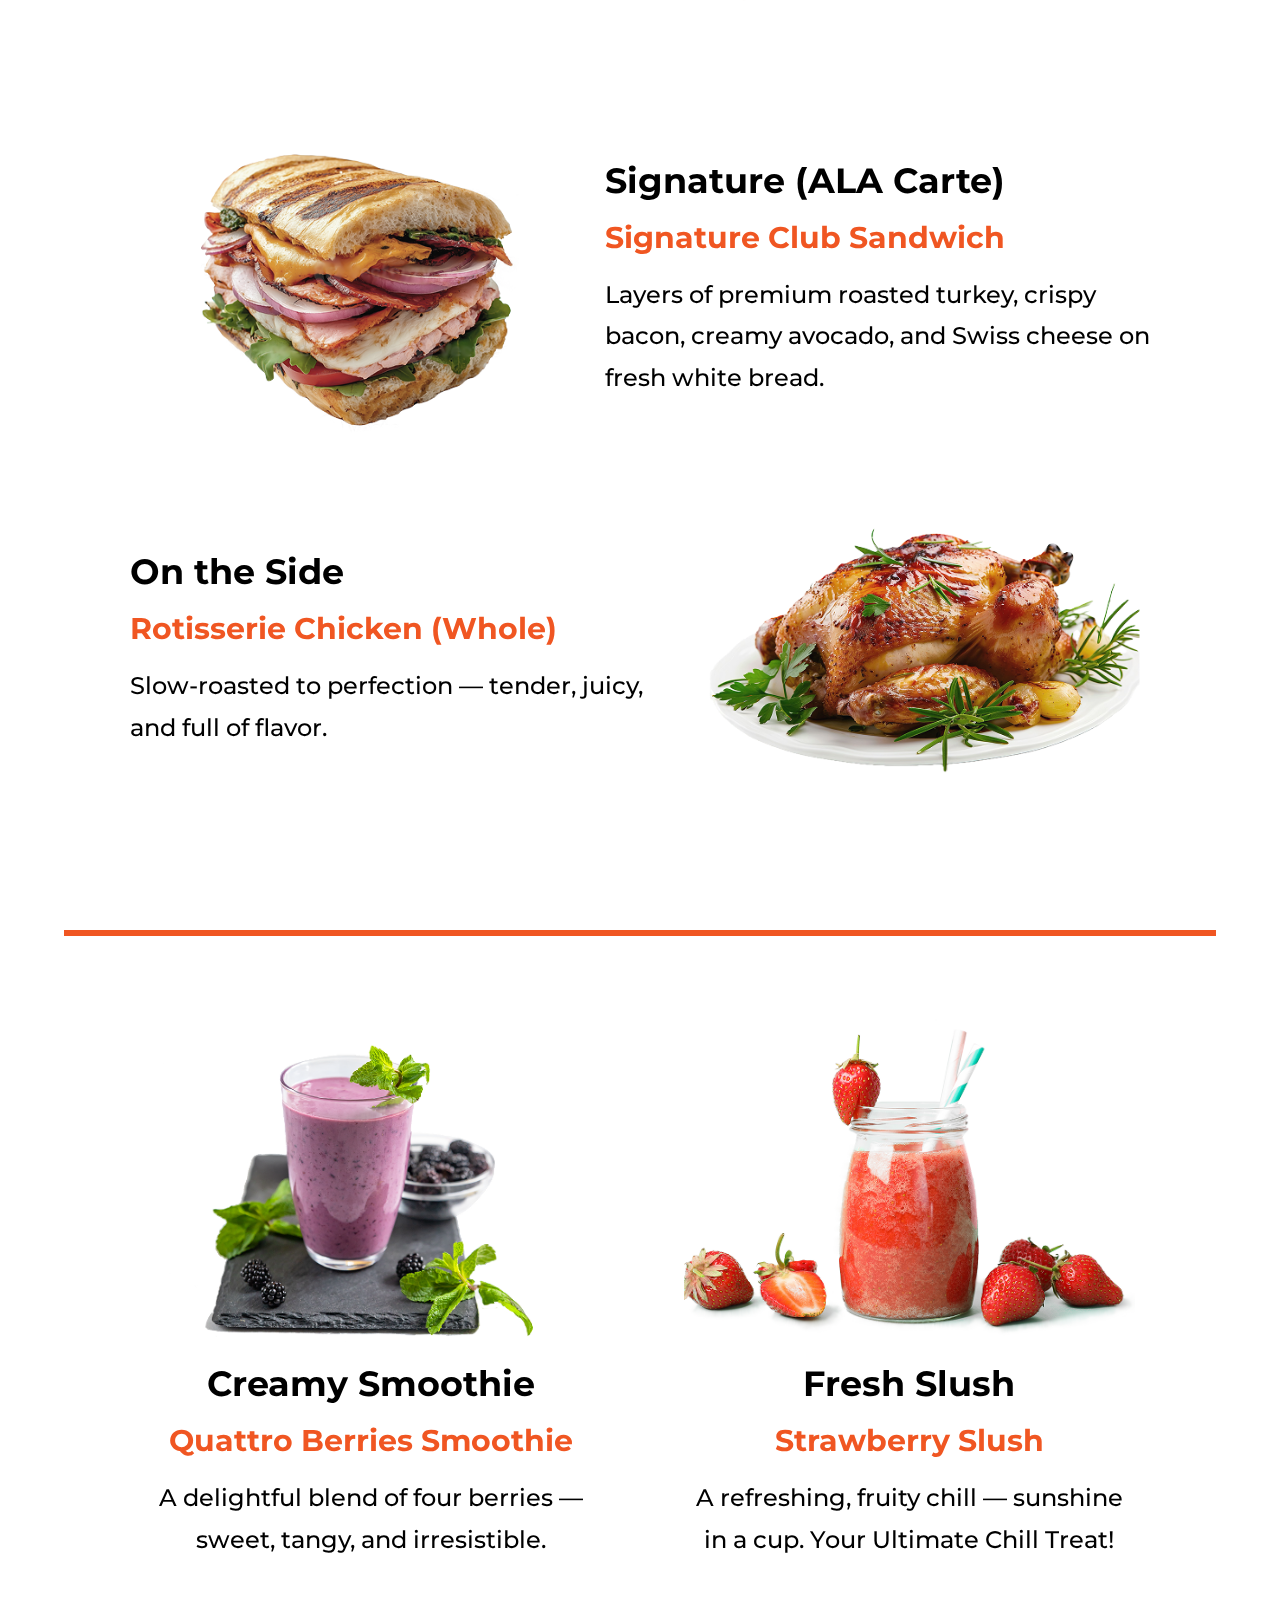
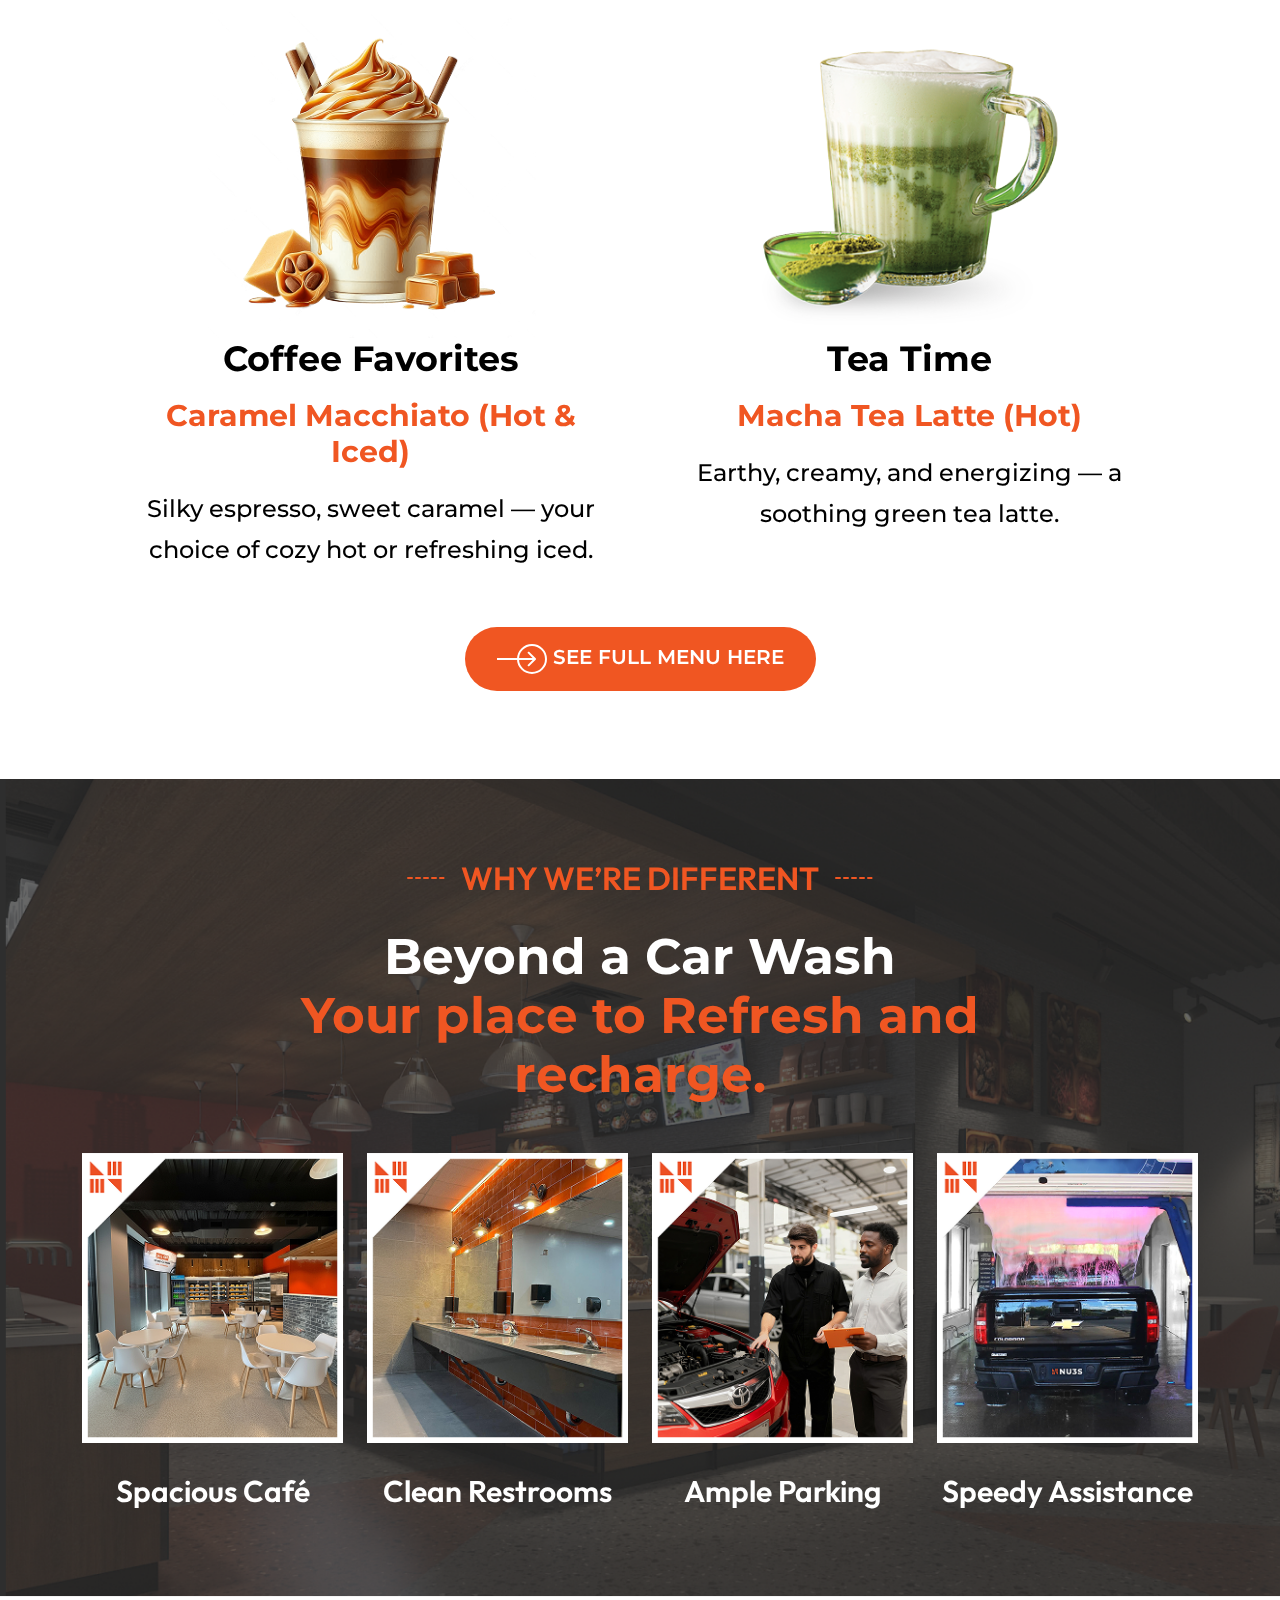
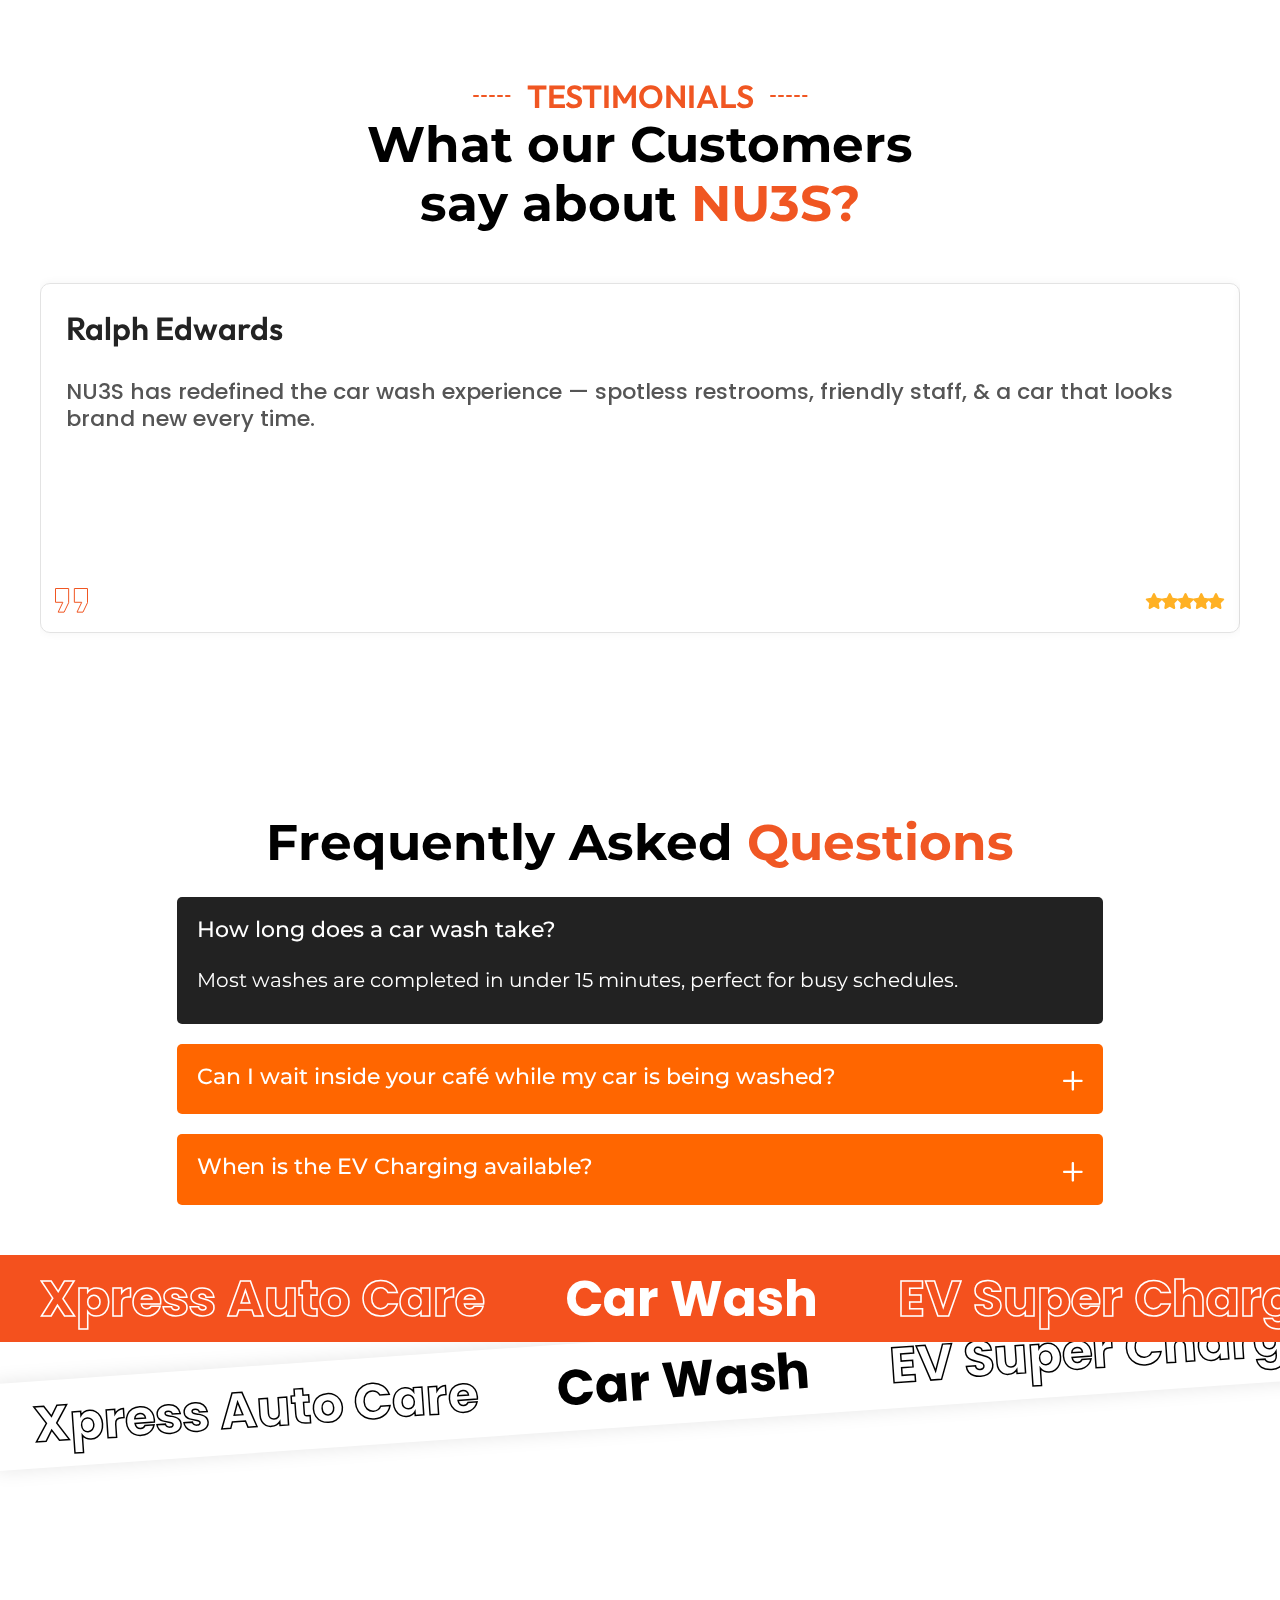
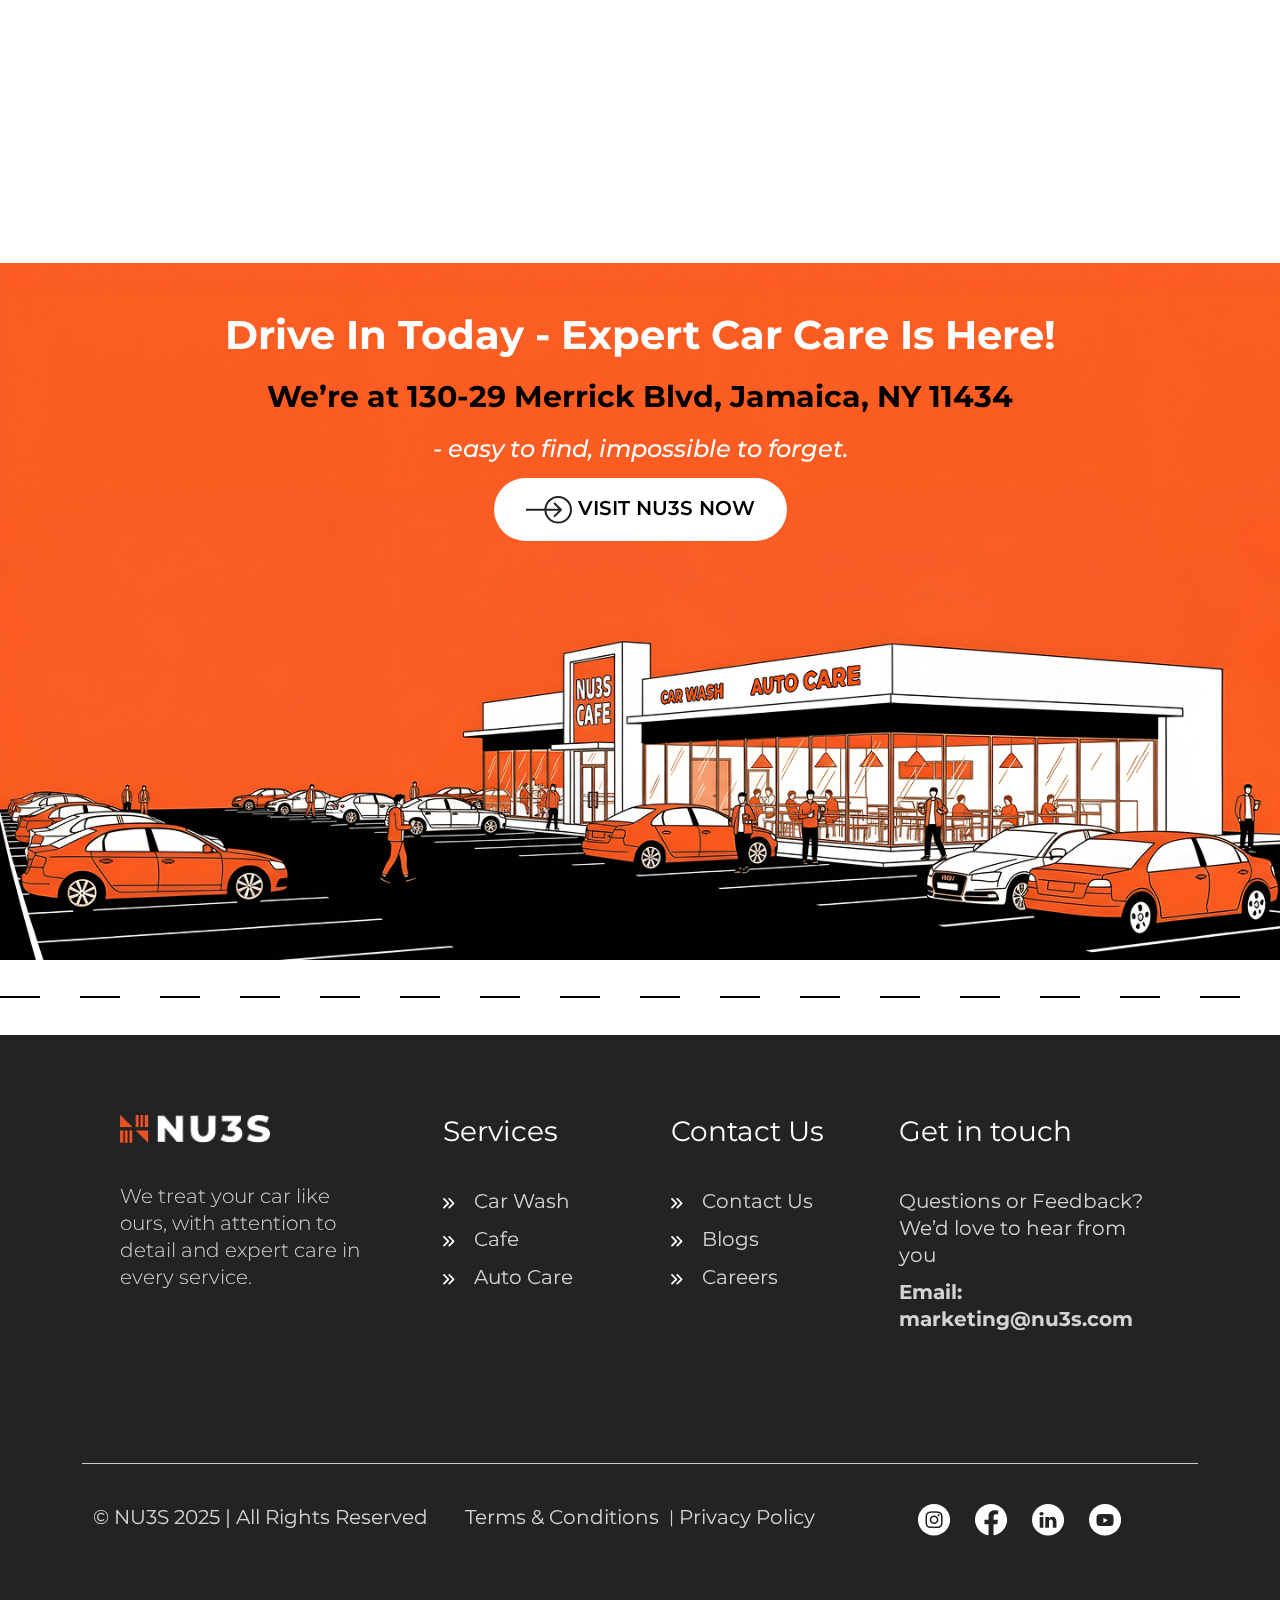
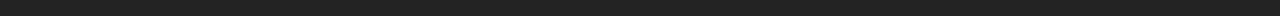
<file: market_cafe.html>
<!DOCTYPE html>
<html lang="en">

<head>
    <meta charset="UTF-8">
    <meta name="viewport" content="width=device-width, initial-scale=1.0">
    <title>market_cafe</title>

    <!-- bootstrap cdn -->
    <!-- Bootstrap 5 CDN -->
    <link href="https://cdn.jsdelivr.net/npm/bootstrap@5.3.2/dist/css/bootstrap.min.css" rel="stylesheet">

    <!-- font link -->
    <link rel="preconnect" href="https://fonts.googleapis.com">
    <link rel="preconnect" href="https://fonts.gstatic.com" crossorigin>
    <link
        href="https://fonts.googleapis.com/css2?family=Montserrat:ital,wght@0,100..900;1,100..900&family=Outfit:wght@100..900&family=Poppins:ital,wght@0,100;0,200;0,300;0,400;0,500;0,600;0,700;0,800;0,900;1,100;1,200;1,300;1,400;1,500;1,600;1,700;1,800;1,900&display=swap"
        rel="stylesheet">

    <!-- Link Swiper's CSS -->
    <link rel="stylesheet" href="https://cdn.jsdelivr.net/npm/swiper@11/swiper-bundle.min.css" />

    <!-- css file link -->
    <link rel="stylesheet" href="assets/CSS/style.css">

</head>

<header>
    <div class="header-b">
        <div class="container-xxl">
            <div class="header-bg">
                <nav class="navbar navbar-expand-lg d-flex justify-content-between">
                    <div class="logo">
                        <a href="#">
                            <img src="assets/imgs/main-logo.png" alt="">
                        </a>
                    </div>

                    <div class="collapse navbar-collapse justify-content-center" id="navbarSupportedContent">

                        <button class="close-btn d-lg-none">
                            <svg xmlns="http://www.w3.org/2000/svg" xmlns:xlink="http://www.w3.org/1999/xlink"
                                viewBox="0 0 241.171 241.171">
                                <path
                                    d="M138.138,120.754l99.118-98.576c4.752-4.704,4.752-12.319,0-17.011c-4.74-4.704-12.439-4.704-17.179,0   l-99.033,98.492L21.095,3.699c-4.74-4.752-12.439-4.752-17.179,0c-4.74,4.764-4.74,12.475,0,17.227l99.876,99.888L3.555,220.497  c-4.74,4.704-4.74,12.319,0,17.011c4.74,4.704,12.439,4.704,17.179,0l100.152-99.599l99.551,99.563   c4.74,4.752,12.439,4.752,17.179,0c4.74-4.764,4.74-12.475,0-17.227L138.138,120.754z">
                                </path>
                            </svg>
                        </button>
                        <ul class="navbar-nav">
                            <li class="menu-item current-menu-item">
                                <a href="index.html">Home</a>
                            </li>
                            <li class="menu-item menu-item-has-children">
                                <a href="javascript:void(0);">Services</a>
                                <ul class="sub-menu">
                                    <li class="menu-item">
                                        <a href="auto-car.html">
                                            Auto Car
                                        </a>
                                    </li>
                                    <li class="menu-item">
                                        <a href="market_cafe.html">
                                           Market Cafe
                                        </a>
                                    </li>
                                    <li class="menu-item">
                                        <a href="wash.html">
                                            Car Wash
                                        </a>
                                    </li>
                                </ul>
                            </li>
                            <li class="menu-item">
                                <a href="javascript:void(0);">Gallery</a>
                            </li>
                            <li class="menu-item">
                                <a href="javascript:void(0);">Blog</a>
                            </li>
                            <li class="menu-item">
                                <a href="contect.html">Contact</a>
                            </li>
                        </ul>
                    </div>
                    <div class="social-media px-5 d-none d-lg-block">
                        <ul class="d-flex gap-2 align-items-center">
                            <li>
                                <a href="javascript:void(0);">
                                    <svg width="15" height="15" viewBox="0 0 15 15" fill="none"
                                        xmlns="http://www.w3.org/2000/svg">
                                        <path
                                            d="M7.03125 3.40625C9 3.40625 10.625 5.03125 10.625 7C10.625 9 9 10.5938 7.03125 10.5938C5.03125 10.5938 3.4375 9 3.4375 7C3.4375 5.03125 5.03125 3.40625 7.03125 3.40625ZM7.03125 9.34375C8.3125 9.34375 9.34375 8.3125 9.34375 7C9.34375 5.71875 8.3125 4.6875 7.03125 4.6875C5.71875 4.6875 4.6875 5.71875 4.6875 7C4.6875 8.3125 5.75 9.34375 7.03125 9.34375ZM11.5938 3.28125C11.5938 2.8125 11.2188 2.4375 10.75 2.4375C10.2812 2.4375 9.90625 2.8125 9.90625 3.28125C9.90625 3.75 10.2812 4.125 10.75 4.125C11.2188 4.125 11.5938 3.75 11.5938 3.28125ZM13.9688 4.125C14.0312 5.28125 14.0312 8.75 13.9688 9.90625C13.9062 11.0312 13.6562 12 12.8438 12.8438C12.0312 13.6562 11.0312 13.9062 9.90625 13.9688C8.75 14.0312 5.28125 14.0312 4.125 13.9688C3 13.9062 2.03125 13.6562 1.1875 12.8438C0.375 12 0.125 11.0312 0.0625 9.90625C0 8.75 0 5.28125 0.0625 4.125C0.125 3 0.375 2 1.1875 1.1875C2.03125 0.375 3 0.125 4.125 0.0625C5.28125 0 8.75 0 9.90625 0.0625C11.0312 0.125 12.0312 0.375 12.8438 1.1875C13.6562 2 13.9062 3 13.9688 4.125ZM12.4688 11.125C12.8438 10.2188 12.75 8.03125 12.75 7C12.75 6 12.8438 3.8125 12.4688 2.875C12.2188 2.28125 11.75 1.78125 11.1562 1.5625C10.2188 1.1875 8.03125 1.28125 7.03125 1.28125C6 1.28125 3.8125 1.1875 2.90625 1.5625C2.28125 1.8125 1.8125 2.28125 1.5625 2.875C1.1875 3.8125 1.28125 6 1.28125 7C1.28125 8.03125 1.1875 10.2188 1.5625 11.125C1.8125 11.75 2.28125 12.2188 2.90625 12.4688C3.8125 12.8438 6 12.75 7.03125 12.75C8.03125 12.75 10.2188 12.8438 11.1562 12.4688C11.75 12.2188 12.25 11.75 12.4688 11.125Z"
                                            fill="white" />
                                    </svg>
                                </a>
                            </li>
                            <li>
                                <a href="javascript:void(0);">
                                    <svg width="15" height="15" viewBox="0 0 14 15" fill="none"
                                        xmlns="http://www.w3.org/2000/svg">
                                        <path
                                            d="M3.125 15H0.21875V5.65625H3.125V15ZM1.65625 4.40625C0.75 4.40625 0 3.625 0 2.6875C0 1.40625 1.375 0.59375 2.5 1.25C3.03125 1.53125 3.34375 2.09375 3.34375 2.6875C3.34375 3.625 2.59375 4.40625 1.65625 4.40625ZM13.9688 15H11.0938V10.4688C11.0938 9.375 11.0625 8 9.5625 8C8.0625 8 7.84375 9.15625 7.84375 10.375V15H4.9375V5.65625H7.71875V6.9375H7.75C8.15625 6.21875 9.09375 5.4375 10.5 5.4375C13.4375 5.4375 14 7.375 14 9.875V15H13.9688Z"
                                            fill="white" />
                                    </svg>
                                </a>
                            </li>
                            <li>
                                <a href="javascript:void(0);">
                                    <svg width="15" height="15" viewBox="0 0 10 13" fill="none"
                                        xmlns="http://www.w3.org/2000/svg">
                                        <path
                                            d="M5.3779 5.15765L8.74191 0H7.94474L5.02377 4.47832L2.6908 0H0L3.52791 6.77201L0 12.1806H0.797208L3.88183 7.45135L6.34561 12.1806H9.03642L5.3777 5.15765H5.3779ZM4.28601 6.83167L3.92856 6.15733L1.08445 0.79154H2.30892L4.60415 5.12191L4.9616 5.79625L7.94512 11.4251H6.72066L4.28601 6.83193V6.83167Z"
                                            fill="white" />
                                    </svg>
                                </a>
                            </li>
                            <li>
                                <a href="javascript:void(0);">
                                    <svg width="15" height="15" viewBox="0 0 10 17" fill="none"
                                        xmlns="http://www.w3.org/2000/svg">
                                        <path
                                            d="M8.71875 10H6.375V17H3.25V10H0.6875V7.125H3.25V4.90625C3.25 2.40625 4.75 1 7.03125 1C8.125 1 9.28125 1.21875 9.28125 1.21875V3.6875H8C6.75 3.6875 6.375 4.4375 6.375 5.25V7.125H9.15625L8.71875 10Z"
                                            fill="white" />
                                    </svg>
                                </a>
                            </li>
                        </ul>
                    </div>
                    <div class="header-btn">
                        <a href="javascript:void(0);" class="btn btn-primary ">Timings : 8am - 10pm</a>
                    </div>
                    <button class="navbar-toggler d-lg-none custom-toggler" type="button" data-bs-toggle="collapse"
                        data-bs-target="#navbarSupportedContent" aria-controls="navbarSupportedContent"
                        aria-expanded="false" aria-label="Toggle navigation">
                        <svg xmlns="http://www.w3.org/2000/svg" width="30" height="30" viewBox="0 0 24 24">
                            <g class="menu-outline">
                                <path fill="#fff" fill-rule="evenodd"
                                    d="M3 7a1 1 0 0 1 1-1h16a1 1 0 1 1 0 2H4a1 1 0 0 1-1-1m0 5a1 1 0 0 1 1-1h16a1 1 0 1 1 0 2H4a1 1 0 0 1-1-1m0 5a1 1 0 0 1 1-1h16a1 1 0 1 1 0 2H4a1 1 0 0 1-1-1"
                                    class="Vector 38 (Stroke)" clip-rule="evenodd" />
                            </g>
                        </svg>
                    </button>
                </nav>
            </div>
        </div>
    </div>
</header>

<section class="market-banner d-flex align-items-center justify-content-center text-center position-relative"
    style="background-image: url(assets/imgs/market-banner.png); background-size: cover; background-repeat: no-repeat; background-position: center;">

    <div class="d-block d-sm-none">
        <img src="assets/imgs/market-banner-sm.png" alt="Car Wash Background" class="banner-img">
    </div>

    <div class="container">
        <div class="row">
            <div class="col-lg-8">
                <div class="main-banner-desc text-start">
                    <h1><span>Sip. Relax. Recharge</span> at NU3S Cafe.</h1>
                    <p>Visit the cozy café where your downtime is elevated—with organic coffee, fresh baked food and
                        warm neighborhood vibes.</p>
                    <div class="main-button mt-3">
                        <a href="#"><svg width="50" height="30" viewBox="0 0 50 30" fill="none"
                                xmlns="http://www.w3.org/2000/svg">
                                <path
                                    d="M38.7071 15.7071C39.0976 15.3166 39.0976 14.6834 38.7071 14.2929L32.3431 7.92894C31.9526 7.53841 31.3195 7.53841 30.9289 7.92893C30.5384 8.31946 30.5384 8.95262 30.9289 9.34315L36.5858 15L30.9289 20.6569C30.5384 21.0474 30.5384 21.6805 30.9289 22.0711C31.3195 22.4616 31.9526 22.4616 32.3431 22.0711L38.7071 15.7071ZM0 15L-8.74228e-08 16L38 16L38 15L38 14L8.74228e-08 14L0 15Z"
                                    fill="white" />
                                <circle cx="35" cy="15" r="14" stroke="white" stroke-width="2" />
                            </svg>
                            BOOK CAR WASH</a>
                    </div>
                </div>
            </div>
        </div>
    </div>
</section>

<section class="why-choose-cafe tb-border ptb-80" style="position: relative;">
    <div class="container">
        <div class="row d-flex justify-content-evenly align-items-center">
            <div class="col-lg-4 col-md-4 col-sm-12">
                <div class="logo text-center">
                    <img src="assets/imgs/round_market.png" alt="NU3S Logo" class="img-fluid">
                </div>
            </div>
            <div class="col-lg-6 col-md-8 col-sm-12">
                <div class="why-desc">
                    <div class="sm-center gap-3 d-flex align-items-center pb-4">
                        <svg width="38" height="2" viewBox="0 0 38 2" fill="none" xmlns="http://www.w3.org/2000/svg">
                            <line x1="1" y1="1" x2="36.5761" y2="1" stroke="rgba(240, 86, 34, 1)" stroke-width="2"
                                stroke-linecap="round" stroke-dasharray="4 4" />
                        </svg>
                        <h4>Why Choose NU3S Café?</h4>
                        <svg width="38" height="2" viewBox="0 0 38 2" fill="none" xmlns="http://www.w3.org/2000/svg">
                            <line x1="1" y1="1" x2="36.5761" y2="1" stroke="rgba(240, 86, 34, 1)" stroke-width="2"
                                stroke-linecap="round" stroke-dasharray="4 4" />
                        </svg>
                    </div>
                    <h2><span>Your Break,</span> Your Way.</h2>
                    <p>NU3S Café is not just a waiting area— your neighborhood gathering spot and a treat for your
                        senses. Enjoy premium, sustainable coffee and delicious snacks in a modern, welcoming space.</p>
                </div>
            </div>
        </div>
    </div>
</section>

<section class="why-choose tb-border ptb-80" style="background-color: rgba(240, 87, 36, 1); position: relative;">
    <div class="container">
        <div class="row d-flex justify-content-evenly align-items-center">
            <div class="col-lg-6 col-md-8 col-sm-12">
                <div class="why-desc">
                    <h2><span>Coffee That Keeps Up</span> <br>
                        With You </h2>
                    <div class="logo text-center py-5 d-block d-md-none">
                        <img src="assets/imgs/coffee box.png" alt="NU3S Logo" class="img-fluid">
                    </div>
                    <p>We take our coffee seriously because we take your time seriously. From bold Americanos and creamy
                        lattes to iced blends and indulgent hot chocolates, there’s something for every kind of pause.
                        Pair it with our handpicked muffins, flaky danishes, or a warm sandwich for the perfect
                        mid-errand reward. Whether you're a black-coffee-all-the-way person or a sweet treat seeker,
                        there's always something brewing for you. </p>
                </div>
            </div>
            <div class="col-lg-4 col-md-4 col-sm-12">
                <div class="logo text-center   d-none d-md-block">
                    <img src="assets/imgs/coffee box.png" alt="NU3S Logo" class="img-fluid">
                </div>
            </div>
        </div>
    </div>
</section>

<section class="food-box position-relative"
    style="background-image: url('assets/imgs/market-eat-back.png'); background-size: cover; background-repeat: no-repeat; background-position: center;">
    <div class="d-block d-sm-none">
        <img src="assets/imgs/market-eat-back-sm.png" alt="">
    </div>
    <div class="food-box-sm">
        <div class="container ptb-80">
            <div class="row">
                <div class="col-lg-6 py-5">
                    <div class="page-title">
                        <h2>Best of NU3S:</h2>
                        <h3>Handpicked Just for You.</h3>
                        <p>Our top picks from every corner of the menu — the flavors our guests love the most.</p>
                    </div>
                </div>
            </div>
        </div>
    </div>
</section>

<section class="menus position-relative">
    <div class="eat">
        <div class="container ptb-80">
            <div class="row justify-content-center">
                <div class="col-lg-5 col-md-5">
                    <div class="f-img">
                        <img src="assets/imgs/food-1.png" alt="">
                    </div>
                </div>
                <div class="col-lg-6 col-md-7">
                    <div class="food-desc">
                        <h3>Breakfast Favorite</h3>
                        <h4>Smoked Salmon Bagel Sandwich</h4>
                         <div class="f-img-sm">
                            <img src="assets/imgs/food-1.png" alt="">
                        </div>
                        <p>Creamy, smoky, and satisfying — the perfect start to your morning on a fresh bagel.</p>
                    </div>
                </div>
            </div>
            <div class="row justify-content-center">
                <div class="col-lg-5 col-md-5">
                    <div class="f-img">
                        <img src="assets/imgs/food-2.png" alt="">
                    </div>
                </div>
                <div class="col-lg-6 col-md-7">
                    <div class="food-desc">
                        <h3>Signature Meal</h3>
                        <h4>Signature Burger Meal</h4>
                        <div class="f-img-sm">
                            <img src="assets/imgs/food-2.png" alt="">
                        </div>
                        <p>Juicy patty, melty cheese, crisp veggies, classic toppings, plus fries & drink — a complete
                            feast.</p>
                    </div>
                </div>
            </div>
            <div class="row justify-content-center">
                <div class="col-lg-5 col-md-5">
                    <div class="f-img">
                        <img src="assets/imgs/food-3.png" alt="">
                    </div>
                </div>
                <div class="col-lg-6 col-md-7">
                    <div class="food-desc">
                        <h3>Signature (ALA Carte)</h3>
                        <h4>Signature Club Sandwich</h4>
                         <div class="f-img-sm">
                            <img src="assets/imgs/food-3.png" alt="">
                        </div>
                        <p>Layers of premium roasted turkey, crispy bacon, creamy avocado, and Swiss cheese on fresh
                            white
                            bread.</p>
                    </div>
                </div>
            </div>
            <div class="row justify-content-center">
                <div class="col-lg-5 col-md-5">
                    <div class="f-img">
                        <img src="assets/imgs/food-4.png" alt="">
                    </div>
                </div>
                <div class="col-lg-6 col-md-7">
                    <div class="food-desc">
                        <h3>On the Side</h3>
                        <h4>Rotisserie Chicken (Whole)</h4>
                        <div class="f-img-sm">
                            <img src="assets/imgs/food-4.png" alt="">
                        </div>
                        <p>Slow-roasted to perfection — tender, juicy, and full of flavor.</p>
                    </div>
                </div>
            </div>
        </div>
    </div>
</section>

<section class="menus ptb-80">
    <div class="drink">
        <div class="container">
            <div class="row gy-5 justify-content-evenly text-center">
                <div class="col-lg-5 col-md-6">
                    <div class="f-img">
                        <img src="assets/imgs/dr-1.png" alt="" class="w-100">
                    </div>

                    <div class="food-desc">
                        <h3>Creamy Smoothie</h3>
                        <h4>Quattro Berries Smoothie</h4>
                        <div class="f-img-sm">
                            <img src="assets/imgs/dr-1.png" alt="">
                        </div>
                        <p>A delightful blend of four berries — sweet, tangy, and irresistible.</p>
                    </div>
                </div>
                <div class="col-lg-5 col-md-6">
                    <div class="f-img">
                        <img src="assets/imgs/dr-2.png" alt="" class="w-100">
                    </div>
                    <div class="food-desc">
                        <h3>Fresh Slush</h3>
                        <h4>Strawberry Slush</h4>
                         <div class="f-img-sm">
                            <img src="assets/imgs/dr-2.png" alt="">
                        </div>
                        <p>A refreshing, fruity chill — sunshine in a cup. Your Ultimate Chill Treat!</p>
                    </div>
                </div>
                <div class="col-lg-5 col-md-6">
                    <div class="f-img">
                        <img src="assets/imgs/dr-3.png" alt="" class="w-100">
                    </div>
                    <div class="food-desc">
                        <h3>Coffee Favorites</h3>
                        <h4>Caramel Macchiato (Hot & Iced)</h4>
                         <div class="f-img-sm">
                            <img src="assets/imgs/dr-3.png" alt="">
                        </div>
                        <p>Silky espresso, sweet caramel — your choice of cozy hot or refreshing iced.</p>
                    </div>
                </div>
                <div class="col-lg-5 col-md-6">
                    <div class="f-img">
                        <img src="assets/imgs/dr-4.png" alt="" class="w-100">
                    </div>
                    <div class="food-desc">
                        <h3>Tea Time</h3>
                        <h4>Macha Tea Latte (Hot)</h4>
                         <div class="f-img-sm">
                            <img src="assets/imgs/dr-4.png" alt="">
                        </div>
                        <p>Earthy, creamy, and energizing — a soothing green tea latte.</p>
                    </div>
                </div>
                <div class="main-button mt-3">
                        <a href="#"><svg width="50" height="30" viewBox="0 0 50 30" fill="none"
                                xmlns="http://www.w3.org/2000/svg">
                                <path
                                    d="M38.7071 15.7071C39.0976 15.3166 39.0976 14.6834 38.7071 14.2929L32.3431 7.92894C31.9526 7.53841 31.3195 7.53841 30.9289 7.92893C30.5384 8.31946 30.5384 8.95262 30.9289 9.34315L36.5858 15L30.9289 20.6569C30.5384 21.0474 30.5384 21.6805 30.9289 22.0711C31.3195 22.4616 31.9526 22.4616 32.3431 22.0711L38.7071 15.7071ZM0 15L-8.74228e-08 16L38 16L38 15L38 14L8.74228e-08 14L0 15Z"
                                    fill="white" />
                                <circle cx="35" cy="15" r="14" stroke="#fff" stroke-width="2" />
                            </svg>
                            SEE FULL MENU HERE</a>
                    </div>
            </div>
        </div>

</section>

<section class="place-refresh ptb-80 position-relative"
    style="background-image: url('assets/imgs/Group\ 1.png'); background-repeat: no-repeat; background-size: cover;">
    <div class="container">
        <div class="desc">
            <div class="row justify-content-center">
                <div class="col-lg-8 page-title text-center">
                    <div class=" text-center gap-3 d-flex align-items-center justify-content-center">
                        <svg width="38" height="2" viewBox="0 0 38 2" fill="none" xmlns="http://www.w3.org/2000/svg">
                            <line x1="1" y1="1" x2="36.5761" y2="1" stroke="#F05622" stroke-width="2"
                                stroke-linecap="round" stroke-dasharray="4 4" />
                        </svg>
                        <h4>WHY WE’RE DIFFERENT</h4>
                        <svg width="38" height="2" viewBox="0 0 38 2" fill="none" xmlns="http://www.w3.org/2000/svg">
                            <line x1="1" y1="1" x2="36.5761" y2="1" stroke="#F05622" stroke-width="2"
                                stroke-linecap="round" stroke-dasharray="4 4" />
                        </svg>
                    </div>
                    <h2><span>Beyond a Car Wash </span> <br> Your place to Refresh and recharge.</h2>
                </div>
            </div>
        </div>
        <div class="row d-flex justify-content-between mt-5">
            <div class="col-lg-3 col-md-6 col-sm-6 img text-center">
                <img src="assets/imgs/place-1.png" alt="">
                <h4>Spacious Café</h4>
            </div>
            <div class="col-lg-3 col-md-6 col-sm-6 img text-center">
                <img src="assets/imgs/place-2.png" alt="">
                <h4>Clean Restrooms</h4>
            </div>
            <div class="col-lg-3 col-md-6 col-sm-6 img text-center">
                <img src="assets/imgs/place-3.png" alt="">
                <h4>Ample Parking</h4>
            </div>
            <div class="col-lg-3 col-md-6 col-sm-6 img text-center">
                <img src="assets/imgs/place-4.png" alt="">
                <h4>Speedy Assistance</h4>
            </div>
        </div>
    </div>
</section>

<section class="customers-card ptb-80">
    <div class="cards">
        <div class="row justify-content-center">
            <div class="col-lg-6 page-title text-center">
                <div class=" text-center gap-3 d-flex align-items-center justify-content-center">
                    <svg width="38" height="2" viewBox="0 0 38 2" fill="none" xmlns="http://www.w3.org/2000/svg">
                        <line x1="1" y1="1" x2="36.5761" y2="1" stroke="#F05622" stroke-width="2" stroke-linecap="round"
                            stroke-dasharray="4 4" />
                    </svg>
                    <h4>TESTIMONIALS</h4>
                    <svg width="38" height="2" viewBox="0 0 38 2" fill="none" xmlns="http://www.w3.org/2000/svg">
                        <line x1="1" y1="1" x2="36.5761" y2="1" stroke="#F05622" stroke-width="2" stroke-linecap="round"
                            stroke-dasharray="4 4" />
                    </svg>
                </div>
                <h2>What our Customers say about <span>NU3S?</span></h2>
            </div>
        </div>
        <div class="swiper testimonial-swiper">
            <div class="swiper-wrapper">
                <!-- CARD 1 -->
                <div class="swiper-slide">
                    <div class="testimonial-card">
                        <h6>Ralph Edwards</h6>
                        <p>
                            NU3S has redefined the car wash experience — spotless
                            restrooms, friendly staff, & a car that looks brand new every
                            time.
                        </p>
                        <div class="testimonial-footer">
                            <div class="more">
                                <svg width="33" height="25" viewBox="0 0 33 25" fill="none"
                                    xmlns="http://www.w3.org/2000/svg">
                                    <path
                                        d="M32.5 0.5V14.6719L27.9717 24.1436H22.0078L26.3799 15.002L26.7217 14.2861H19.3574V0.5L32.5 0.5ZM13.6426 0.5L13.6426 14.6719L9.11426 24.1436H3.15137L7.52246 15.002L7.86523 14.2861L0.5 14.2861L0.5 0.5L13.6426 0.5Z"
                                        stroke="#F05622" />
                                </svg>
                            </div>
                            <div class="reting">
                                <svg width="80" height="17" viewBox="0 0 80 17" fill="none"
                                    xmlns="http://www.w3.org/2000/svg">
                                    <path
                                        d="M11.9062 4.71875L16.375 5.375C16.75 5.4375 17.0625 5.6875 17.1875 6.0625C17.3125 6.40625 17.2188 6.8125 16.9375 7.0625L13.6875 10.2812L14.4688 14.8438C14.5312 15.2188 14.375 15.5938 14.0625 15.8125C13.75 16.0625 13.3438 16.0625 13 15.9062L9 13.75L4.96875 15.9062C4.65625 16.0625 4.21875 16.0625 3.9375 15.8125C3.625 15.5938 3.46875 15.2188 3.53125 14.8438L4.28125 10.2812L1.03125 7.0625C0.75 6.8125 0.65625 6.40625 0.78125 6.0625C0.90625 5.6875 1.21875 5.4375 1.59375 5.375L6.09375 4.71875L8.09375 0.5625C8.25 0.21875 8.59375 0 9 0C9.375 0 9.71875 0.21875 9.875 0.5625L11.9062 4.71875Z"
                                        fill="#FFB124" />
                                    <path
                                        d="M27.6758 4.71875L32.1445 5.375C32.5195 5.4375 32.832 5.6875 32.957 6.0625C33.082 6.40625 32.9883 6.8125 32.707 7.0625L29.457 10.2812L30.2383 14.8438C30.3008 15.2188 30.1445 15.5938 29.832 15.8125C29.5195 16.0625 29.1133 16.0625 28.7695 15.9062L24.7695 13.75L20.7383 15.9062C20.4258 16.0625 19.9883 16.0625 19.707 15.8125C19.3945 15.5938 19.2383 15.2188 19.3008 14.8438L20.0508 10.2812L16.8008 7.0625C16.5195 6.8125 16.4258 6.40625 16.5508 6.0625C16.6758 5.6875 16.9883 5.4375 17.3633 5.375L21.8633 4.71875L23.8633 0.5625C24.0195 0.21875 24.3633 0 24.7695 0C25.1445 0 25.4883 0.21875 25.6445 0.5625L27.6758 4.71875Z"
                                        fill="#FFB124" />
                                    <path
                                        d="M43.4453 4.71875L47.9141 5.375C48.2891 5.4375 48.6016 5.6875 48.7266 6.0625C48.8516 6.40625 48.7578 6.8125 48.4766 7.0625L45.2266 10.2812L46.0078 14.8438C46.0703 15.2188 45.9141 15.5938 45.6016 15.8125C45.2891 16.0625 44.8828 16.0625 44.5391 15.9062L40.5391 13.75L36.5078 15.9062C36.1953 16.0625 35.7578 16.0625 35.4766 15.8125C35.1641 15.5938 35.0078 15.2188 35.0703 14.8438L35.8203 10.2812L32.5703 7.0625C32.2891 6.8125 32.1953 6.40625 32.3203 6.0625C32.4453 5.6875 32.7578 5.4375 33.1328 5.375L37.6328 4.71875L39.6328 0.5625C39.7891 0.21875 40.1328 0 40.5391 0C40.9141 0 41.2578 0.21875 41.4141 0.5625L43.4453 4.71875Z"
                                        fill="#FFB124" />
                                    <path
                                        d="M73.9062 4.71875L78.375 5.375C78.75 5.4375 79.0625 5.6875 79.1875 6.0625C79.3125 6.40625 79.2188 6.8125 78.9375 7.0625L75.6875 10.2812L76.4688 14.8438C76.5312 15.2188 76.375 15.5938 76.0625 15.8125C75.75 16.0625 75.3438 16.0625 75 15.9062L71 13.75L66.9688 15.9062C66.6562 16.0625 66.2188 16.0625 65.9375 15.8125C65.625 15.5938 65.4688 15.2188 65.5312 14.8438L66.2812 10.2812L63.0312 7.0625C62.75 6.8125 62.6562 6.40625 62.7812 6.0625C62.9062 5.6875 63.2188 5.4375 63.5938 5.375L68.0938 4.71875L70.0938 0.5625C70.25 0.21875 70.5938 0 71 0C71.375 0 71.7188 0.21875 71.875 0.5625L73.9062 4.71875Z"
                                        fill="#FFB124" />
                                    <path
                                        d="M59.2168 4.71875L63.6855 5.375C64.0605 5.4375 64.373 5.6875 64.498 6.0625C64.623 6.40625 64.5293 6.8125 64.248 7.0625L60.998 10.2812L61.7793 14.8438C61.8418 15.2188 61.6855 15.5938 61.373 15.8125C61.0605 16.0625 60.6543 16.0625 60.3105 15.9062L56.3105 13.75L52.2793 15.9062C51.9668 16.0625 51.5293 16.0625 51.248 15.8125C50.9355 15.5938 50.7793 15.2188 50.8418 14.8438L51.5918 10.2812L48.3418 7.0625C48.0605 6.8125 47.9668 6.40625 48.0918 6.0625C48.2168 5.6875 48.5293 5.4375 48.9043 5.375L53.4043 4.71875L55.4043 0.5625C55.5605 0.21875 55.9043 0 56.3105 0C56.6855 0 57.0293 0.21875 57.1855 0.5625L59.2168 4.71875Z"
                                        fill="#FFB124" />
                                </svg>
                            </div>
                        </div>
                    </div>
                </div>

                <!-- CARD 2 -->
                <div class="swiper-slide">
                    <div class="testimonial-card">
                        <h6>Marvin McKinney</h6>
                        <p>
                            I’ve tried many car washes in Queens & NU3S stands out as the
                            best. I can enjoy coffee, use free Wi-Fi, and relax while my
                            car gets spotless — all without wasting a minute!
                        </p>
                        <div class="testimonial-footer">
                            <div class="more">
                                <svg width="33" height="25" viewBox="0 0 33 25" fill="none"
                                    xmlns="http://www.w3.org/2000/svg">
                                    <path
                                        d="M32.5 0.5V14.6719L27.9717 24.1436H22.0078L26.3799 15.002L26.7217 14.2861H19.3574V0.5L32.5 0.5ZM13.6426 0.5L13.6426 14.6719L9.11426 24.1436H3.15137L7.52246 15.002L7.86523 14.2861L0.5 14.2861L0.5 0.5L13.6426 0.5Z"
                                        stroke="#F05622" />
                                </svg>
                            </div>
                            <div class="reting">
                                <svg width="80" height="17" viewBox="0 0 80 17" fill="none"
                                    xmlns="http://www.w3.org/2000/svg">
                                    <path
                                        d="M11.9062 4.71875L16.375 5.375C16.75 5.4375 17.0625 5.6875 17.1875 6.0625C17.3125 6.40625 17.2188 6.8125 16.9375 7.0625L13.6875 10.2812L14.4688 14.8438C14.5312 15.2188 14.375 15.5938 14.0625 15.8125C13.75 16.0625 13.3438 16.0625 13 15.9062L9 13.75L4.96875 15.9062C4.65625 16.0625 4.21875 16.0625 3.9375 15.8125C3.625 15.5938 3.46875 15.2188 3.53125 14.8438L4.28125 10.2812L1.03125 7.0625C0.75 6.8125 0.65625 6.40625 0.78125 6.0625C0.90625 5.6875 1.21875 5.4375 1.59375 5.375L6.09375 4.71875L8.09375 0.5625C8.25 0.21875 8.59375 0 9 0C9.375 0 9.71875 0.21875 9.875 0.5625L11.9062 4.71875Z"
                                        fill="#FFB124" />
                                    <path
                                        d="M27.6758 4.71875L32.1445 5.375C32.5195 5.4375 32.832 5.6875 32.957 6.0625C33.082 6.40625 32.9883 6.8125 32.707 7.0625L29.457 10.2812L30.2383 14.8438C30.3008 15.2188 30.1445 15.5938 29.832 15.8125C29.5195 16.0625 29.1133 16.0625 28.7695 15.9062L24.7695 13.75L20.7383 15.9062C20.4258 16.0625 19.9883 16.0625 19.707 15.8125C19.3945 15.5938 19.2383 15.2188 19.3008 14.8438L20.0508 10.2812L16.8008 7.0625C16.5195 6.8125 16.4258 6.40625 16.5508 6.0625C16.6758 5.6875 16.9883 5.4375 17.3633 5.375L21.8633 4.71875L23.8633 0.5625C24.0195 0.21875 24.3633 0 24.7695 0C25.1445 0 25.4883 0.21875 25.6445 0.5625L27.6758 4.71875Z"
                                        fill="#FFB124" />
                                    <path
                                        d="M43.4453 4.71875L47.9141 5.375C48.2891 5.4375 48.6016 5.6875 48.7266 6.0625C48.8516 6.40625 48.7578 6.8125 48.4766 7.0625L45.2266 10.2812L46.0078 14.8438C46.0703 15.2188 45.9141 15.5938 45.6016 15.8125C45.2891 16.0625 44.8828 16.0625 44.5391 15.9062L40.5391 13.75L36.5078 15.9062C36.1953 16.0625 35.7578 16.0625 35.4766 15.8125C35.1641 15.5938 35.0078 15.2188 35.0703 14.8438L35.8203 10.2812L32.5703 7.0625C32.2891 6.8125 32.1953 6.40625 32.3203 6.0625C32.4453 5.6875 32.7578 5.4375 33.1328 5.375L37.6328 4.71875L39.6328 0.5625C39.7891 0.21875 40.1328 0 40.5391 0C40.9141 0 41.2578 0.21875 41.4141 0.5625L43.4453 4.71875Z"
                                        fill="#FFB124" />
                                    <path
                                        d="M73.9062 4.71875L78.375 5.375C78.75 5.4375 79.0625 5.6875 79.1875 6.0625C79.3125 6.40625 79.2188 6.8125 78.9375 7.0625L75.6875 10.2812L76.4688 14.8438C76.5312 15.2188 76.375 15.5938 76.0625 15.8125C75.75 16.0625 75.3438 16.0625 75 15.9062L71 13.75L66.9688 15.9062C66.6562 16.0625 66.2188 16.0625 65.9375 15.8125C65.625 15.5938 65.4688 15.2188 65.5312 14.8438L66.2812 10.2812L63.0312 7.0625C62.75 6.8125 62.6562 6.40625 62.7812 6.0625C62.9062 5.6875 63.2188 5.4375 63.5938 5.375L68.0938 4.71875L70.0938 0.5625C70.25 0.21875 70.5938 0 71 0C71.375 0 71.7188 0.21875 71.875 0.5625L73.9062 4.71875Z"
                                        fill="#FFB124" />
                                    <path
                                        d="M59.2168 4.71875L63.6855 5.375C64.0605 5.4375 64.373 5.6875 64.498 6.0625C64.623 6.40625 64.5293 6.8125 64.248 7.0625L60.998 10.2812L61.7793 14.8438C61.8418 15.2188 61.6855 15.5938 61.373 15.8125C61.0605 16.0625 60.6543 16.0625 60.3105 15.9062L56.3105 13.75L52.2793 15.9062C51.9668 16.0625 51.5293 16.0625 51.248 15.8125C50.9355 15.5938 50.7793 15.2188 50.8418 14.8438L51.5918 10.2812L48.3418 7.0625C48.0605 6.8125 47.9668 6.40625 48.0918 6.0625C48.2168 5.6875 48.5293 5.4375 48.9043 5.375L53.4043 4.71875L55.4043 0.5625C55.5605 0.21875 55.9043 0 56.3105 0C56.6855 0 57.0293 0.21875 57.1855 0.5625L59.2168 4.71875Z"
                                        fill="#FFB124" />
                                </svg>

                            </div>
                        </div>
                    </div>
                </div>

                <!-- CARD 3 -->
                <div class="swiper-slide">
                    <div class="testimonial-card">
                        <h6>Devon Lane</h6>
                        <p>
                            Every visit to NU3S impresses me. They make my car spotless
                            while checking tires and topping up fluids — a trusted,
                            premium auto care experience.
                        </p>
                        <div class="testimonial-footer">
                            <div class="more">
                                <svg width="33" height="25" viewBox="0 0 33 25" fill="none"
                                    xmlns="http://www.w3.org/2000/svg">
                                    <path
                                        d="M32.5 0.5V14.6719L27.9717 24.1436H22.0078L26.3799 15.002L26.7217 14.2861H19.3574V0.5L32.5 0.5ZM13.6426 0.5L13.6426 14.6719L9.11426 24.1436H3.15137L7.52246 15.002L7.86523 14.2861L0.5 14.2861L0.5 0.5L13.6426 0.5Z"
                                        stroke="#F05622" />
                                </svg>
                            </div>
                            <div class="reting">
                                <svg width="80" height="17" viewBox="0 0 80 17" fill="none"
                                    xmlns="http://www.w3.org/2000/svg">
                                    <path
                                        d="M11.9062 4.71875L16.375 5.375C16.75 5.4375 17.0625 5.6875 17.1875 6.0625C17.3125 6.40625 17.2188 6.8125 16.9375 7.0625L13.6875 10.2812L14.4688 14.8438C14.5312 15.2188 14.375 15.5938 14.0625 15.8125C13.75 16.0625 13.3438 16.0625 13 15.9062L9 13.75L4.96875 15.9062C4.65625 16.0625 4.21875 16.0625 3.9375 15.8125C3.625 15.5938 3.46875 15.2188 3.53125 14.8438L4.28125 10.2812L1.03125 7.0625C0.75 6.8125 0.65625 6.40625 0.78125 6.0625C0.90625 5.6875 1.21875 5.4375 1.59375 5.375L6.09375 4.71875L8.09375 0.5625C8.25 0.21875 8.59375 0 9 0C9.375 0 9.71875 0.21875 9.875 0.5625L11.9062 4.71875Z"
                                        fill="#FFB124" />
                                    <path
                                        d="M27.6758 4.71875L32.1445 5.375C32.5195 5.4375 32.832 5.6875 32.957 6.0625C33.082 6.40625 32.9883 6.8125 32.707 7.0625L29.457 10.2812L30.2383 14.8438C30.3008 15.2188 30.1445 15.5938 29.832 15.8125C29.5195 16.0625 29.1133 16.0625 28.7695 15.9062L24.7695 13.75L20.7383 15.9062C20.4258 16.0625 19.9883 16.0625 19.707 15.8125C19.3945 15.5938 19.2383 15.2188 19.3008 14.8438L20.0508 10.2812L16.8008 7.0625C16.5195 6.8125 16.4258 6.40625 16.5508 6.0625C16.6758 5.6875 16.9883 5.4375 17.3633 5.375L21.8633 4.71875L23.8633 0.5625C24.0195 0.21875 24.3633 0 24.7695 0C25.1445 0 25.4883 0.21875 25.6445 0.5625L27.6758 4.71875Z"
                                        fill="#FFB124" />
                                    <path
                                        d="M43.4453 4.71875L47.9141 5.375C48.2891 5.4375 48.6016 5.6875 48.7266 6.0625C48.8516 6.40625 48.7578 6.8125 48.4766 7.0625L45.2266 10.2812L46.0078 14.8438C46.0703 15.2188 45.9141 15.5938 45.6016 15.8125C45.2891 16.0625 44.8828 16.0625 44.5391 15.9062L40.5391 13.75L36.5078 15.9062C36.1953 16.0625 35.7578 16.0625 35.4766 15.8125C35.1641 15.5938 35.0078 15.2188 35.0703 14.8438L35.8203 10.2812L32.5703 7.0625C32.2891 6.8125 32.1953 6.40625 32.3203 6.0625C32.4453 5.6875 32.7578 5.4375 33.1328 5.375L37.6328 4.71875L39.6328 0.5625C39.7891 0.21875 40.1328 0 40.5391 0C40.9141 0 41.2578 0.21875 41.4141 0.5625L43.4453 4.71875Z"
                                        fill="#FFB124" />
                                    <path
                                        d="M73.9062 4.71875L78.375 5.375C78.75 5.4375 79.0625 5.6875 79.1875 6.0625C79.3125 6.40625 79.2188 6.8125 78.9375 7.0625L75.6875 10.2812L76.4688 14.8438C76.5312 15.2188 76.375 15.5938 76.0625 15.8125C75.75 16.0625 75.3438 16.0625 75 15.9062L71 13.75L66.9688 15.9062C66.6562 16.0625 66.2188 16.0625 65.9375 15.8125C65.625 15.5938 65.4688 15.2188 65.5312 14.8438L66.2812 10.2812L63.0312 7.0625C62.75 6.8125 62.6562 6.40625 62.7812 6.0625C62.9062 5.6875 63.2188 5.4375 63.5938 5.375L68.0938 4.71875L70.0938 0.5625C70.25 0.21875 70.5938 0 71 0C71.375 0 71.7188 0.21875 71.875 0.5625L73.9062 4.71875Z"
                                        fill="#FFB124" />
                                    <path
                                        d="M59.2168 4.71875L63.6855 5.375C64.0605 5.4375 64.373 5.6875 64.498 6.0625C64.623 6.40625 64.5293 6.8125 64.248 7.0625L60.998 10.2812L61.7793 14.8438C61.8418 15.2188 61.6855 15.5938 61.373 15.8125C61.0605 16.0625 60.6543 16.0625 60.3105 15.9062L56.3105 13.75L52.2793 15.9062C51.9668 16.0625 51.5293 16.0625 51.248 15.8125C50.9355 15.5938 50.7793 15.2188 50.8418 14.8438L51.5918 10.2812L48.3418 7.0625C48.0605 6.8125 47.9668 6.40625 48.0918 6.0625C48.2168 5.6875 48.5293 5.4375 48.9043 5.375L53.4043 4.71875L55.4043 0.5625C55.5605 0.21875 55.9043 0 56.3105 0C56.6855 0 57.0293 0.21875 57.1855 0.5625L59.2168 4.71875Z"
                                        fill="#FFB124" />
                                </svg>

                            </div>
                        </div>
                    </div>
                </div>

                <!-- CARD 4 -->
                <div class="swiper-slide">
                    <div class="testimonial-card">
                        <h6>Brooklyn Simmons</h6>
                        <p>
                            Every visit to NU3S impresses me. They make my car spotless while checking tires and topping
                            up fluids — a trusted, premium auto care experience.
                        </p>
                        <div class="testimonial-footer">
                            <div class="more">
                                <svg width="33" height="25" viewBox="0 0 33 25" fill="none"
                                    xmlns="http://www.w3.org/2000/svg">
                                    <path
                                        d="M32.5 0.5V14.6719L27.9717 24.1436H22.0078L26.3799 15.002L26.7217 14.2861H19.3574V0.5L32.5 0.5ZM13.6426 0.5L13.6426 14.6719L9.11426 24.1436H3.15137L7.52246 15.002L7.86523 14.2861L0.5 14.2861L0.5 0.5L13.6426 0.5Z"
                                        stroke="#F05622" />
                                </svg>
                            </div>
                            <div class="reting">
                                <svg width="80" height="17" viewBox="0 0 80 17" fill="none"
                                    xmlns="http://www.w3.org/2000/svg">
                                    <path
                                        d="M11.9062 4.71875L16.375 5.375C16.75 5.4375 17.0625 5.6875 17.1875 6.0625C17.3125 6.40625 17.2188 6.8125 16.9375 7.0625L13.6875 10.2812L14.4688 14.8438C14.5312 15.2188 14.375 15.5938 14.0625 15.8125C13.75 16.0625 13.3438 16.0625 13 15.9062L9 13.75L4.96875 15.9062C4.65625 16.0625 4.21875 16.0625 3.9375 15.8125C3.625 15.5938 3.46875 15.2188 3.53125 14.8438L4.28125 10.2812L1.03125 7.0625C0.75 6.8125 0.65625 6.40625 0.78125 6.0625C0.90625 5.6875 1.21875 5.4375 1.59375 5.375L6.09375 4.71875L8.09375 0.5625C8.25 0.21875 8.59375 0 9 0C9.375 0 9.71875 0.21875 9.875 0.5625L11.9062 4.71875Z"
                                        fill="#FFB124" />
                                    <path
                                        d="M27.6758 4.71875L32.1445 5.375C32.5195 5.4375 32.832 5.6875 32.957 6.0625C33.082 6.40625 32.9883 6.8125 32.707 7.0625L29.457 10.2812L30.2383 14.8438C30.3008 15.2188 30.1445 15.5938 29.832 15.8125C29.5195 16.0625 29.1133 16.0625 28.7695 15.9062L24.7695 13.75L20.7383 15.9062C20.4258 16.0625 19.9883 16.0625 19.707 15.8125C19.3945 15.5938 19.2383 15.2188 19.3008 14.8438L20.0508 10.2812L16.8008 7.0625C16.5195 6.8125 16.4258 6.40625 16.5508 6.0625C16.6758 5.6875 16.9883 5.4375 17.3633 5.375L21.8633 4.71875L23.8633 0.5625C24.0195 0.21875 24.3633 0 24.7695 0C25.1445 0 25.4883 0.21875 25.6445 0.5625L27.6758 4.71875Z"
                                        fill="#FFB124" />
                                    <path
                                        d="M43.4453 4.71875L47.9141 5.375C48.2891 5.4375 48.6016 5.6875 48.7266 6.0625C48.8516 6.40625 48.7578 6.8125 48.4766 7.0625L45.2266 10.2812L46.0078 14.8438C46.0703 15.2188 45.9141 15.5938 45.6016 15.8125C45.2891 16.0625 44.8828 16.0625 44.5391 15.9062L40.5391 13.75L36.5078 15.9062C36.1953 16.0625 35.7578 16.0625 35.4766 15.8125C35.1641 15.5938 35.0078 15.2188 35.0703 14.8438L35.8203 10.2812L32.5703 7.0625C32.2891 6.8125 32.1953 6.40625 32.3203 6.0625C32.4453 5.6875 32.7578 5.4375 33.1328 5.375L37.6328 4.71875L39.6328 0.5625C39.7891 0.21875 40.1328 0 40.5391 0C40.9141 0 41.2578 0.21875 41.4141 0.5625L43.4453 4.71875Z"
                                        fill="#FFB124" />
                                    <path
                                        d="M73.9062 4.71875L78.375 5.375C78.75 5.4375 79.0625 5.6875 79.1875 6.0625C79.3125 6.40625 79.2188 6.8125 78.9375 7.0625L75.6875 10.2812L76.4688 14.8438C76.5312 15.2188 76.375 15.5938 76.0625 15.8125C75.75 16.0625 75.3438 16.0625 75 15.9062L71 13.75L66.9688 15.9062C66.6562 16.0625 66.2188 16.0625 65.9375 15.8125C65.625 15.5938 65.4688 15.2188 65.5312 14.8438L66.2812 10.2812L63.0312 7.0625C62.75 6.8125 62.6562 6.40625 62.7812 6.0625C62.9062 5.6875 63.2188 5.4375 63.5938 5.375L68.0938 4.71875L70.0938 0.5625C70.25 0.21875 70.5938 0 71 0C71.375 0 71.7188 0.21875 71.875 0.5625L73.9062 4.71875Z"
                                        fill="#FFB124" />
                                    <path
                                        d="M59.2168 4.71875L63.6855 5.375C64.0605 5.4375 64.373 5.6875 64.498 6.0625C64.623 6.40625 64.5293 6.8125 64.248 7.0625L60.998 10.2812L61.7793 14.8438C61.8418 15.2188 61.6855 15.5938 61.373 15.8125C61.0605 16.0625 60.6543 16.0625 60.3105 15.9062L56.3105 13.75L52.2793 15.9062C51.9668 16.0625 51.5293 16.0625 51.248 15.8125C50.9355 15.5938 50.7793 15.2188 50.8418 14.8438L51.5918 10.2812L48.3418 7.0625C48.0605 6.8125 47.9668 6.40625 48.0918 6.0625C48.2168 5.6875 48.5293 5.4375 48.9043 5.375L53.4043 4.71875L55.4043 0.5625C55.5605 0.21875 55.9043 0 56.3105 0C56.6855 0 57.0293 0.21875 57.1855 0.5625L59.2168 4.71875Z"
                                        fill="#FFB124" />
                                </svg>

                            </div>
                        </div>
                    </div>
                </div>

                <!-- CARD 5 -->
                <div class="swiper-slide">
                    <div class="testimonial-card">
                        <h6>Leslie Alexander</h6>
                        <p>
                            The best part about NU3S? Their quick service and friendly
                            team. I’m always out in under 20 minutes with a sparkling car!
                        </p>
                        <div class="testimonial-footer">
                            <div class="more">
                                <svg width="33" height="25" viewBox="0 0 33 25" fill="none"
                                    xmlns="http://www.w3.org/2000/svg">
                                    <path
                                        d="M32.5 0.5V14.6719L27.9717 24.1436H22.0078L26.3799 15.002L26.7217 14.2861H19.3574V0.5L32.5 0.5ZM13.6426 0.5L13.6426 14.6719L9.11426 24.1436H3.15137L7.52246 15.002L7.86523 14.2861L0.5 14.2861L0.5 0.5L13.6426 0.5Z"
                                        stroke="#F05622" />
                                </svg>
                            </div>
                            <div class="reting">
                                <svg width="80" height="17" viewBox="0 0 80 17" fill="none"
                                    xmlns="http://www.w3.org/2000/svg">
                                    <path
                                        d="M11.9062 4.71875L16.375 5.375C16.75 5.4375 17.0625 5.6875 17.1875 6.0625C17.3125 6.40625 17.2188 6.8125 16.9375 7.0625L13.6875 10.2812L14.4688 14.8438C14.5312 15.2188 14.375 15.5938 14.0625 15.8125C13.75 16.0625 13.3438 16.0625 13 15.9062L9 13.75L4.96875 15.9062C4.65625 16.0625 4.21875 16.0625 3.9375 15.8125C3.625 15.5938 3.46875 15.2188 3.53125 14.8438L4.28125 10.2812L1.03125 7.0625C0.75 6.8125 0.65625 6.40625 0.78125 6.0625C0.90625 5.6875 1.21875 5.4375 1.59375 5.375L6.09375 4.71875L8.09375 0.5625C8.25 0.21875 8.59375 0 9 0C9.375 0 9.71875 0.21875 9.875 0.5625L11.9062 4.71875Z"
                                        fill="#FFB124" />
                                    <path
                                        d="M27.6758 4.71875L32.1445 5.375C32.5195 5.4375 32.832 5.6875 32.957 6.0625C33.082 6.40625 32.9883 6.8125 32.707 7.0625L29.457 10.2812L30.2383 14.8438C30.3008 15.2188 30.1445 15.5938 29.832 15.8125C29.5195 16.0625 29.1133 16.0625 28.7695 15.9062L24.7695 13.75L20.7383 15.9062C20.4258 16.0625 19.9883 16.0625 19.707 15.8125C19.3945 15.5938 19.2383 15.2188 19.3008 14.8438L20.0508 10.2812L16.8008 7.0625C16.5195 6.8125 16.4258 6.40625 16.5508 6.0625C16.6758 5.6875 16.9883 5.4375 17.3633 5.375L21.8633 4.71875L23.8633 0.5625C24.0195 0.21875 24.3633 0 24.7695 0C25.1445 0 25.4883 0.21875 25.6445 0.5625L27.6758 4.71875Z"
                                        fill="#FFB124" />
                                    <path
                                        d="M43.4453 4.71875L47.9141 5.375C48.2891 5.4375 48.6016 5.6875 48.7266 6.0625C48.8516 6.40625 48.7578 6.8125 48.4766 7.0625L45.2266 10.2812L46.0078 14.8438C46.0703 15.2188 45.9141 15.5938 45.6016 15.8125C45.2891 16.0625 44.8828 16.0625 44.5391 15.9062L40.5391 13.75L36.5078 15.9062C36.1953 16.0625 35.7578 16.0625 35.4766 15.8125C35.1641 15.5938 35.0078 15.2188 35.0703 14.8438L35.8203 10.2812L32.5703 7.0625C32.2891 6.8125 32.1953 6.40625 32.3203 6.0625C32.4453 5.6875 32.7578 5.4375 33.1328 5.375L37.6328 4.71875L39.6328 0.5625C39.7891 0.21875 40.1328 0 40.5391 0C40.9141 0 41.2578 0.21875 41.4141 0.5625L43.4453 4.71875Z"
                                        fill="#FFB124" />
                                    <path
                                        d="M73.9062 4.71875L78.375 5.375C78.75 5.4375 79.0625 5.6875 79.1875 6.0625C79.3125 6.40625 79.2188 6.8125 78.9375 7.0625L75.6875 10.2812L76.4688 14.8438C76.5312 15.2188 76.375 15.5938 76.0625 15.8125C75.75 16.0625 75.3438 16.0625 75 15.9062L71 13.75L66.9688 15.9062C66.6562 16.0625 66.2188 16.0625 65.9375 15.8125C65.625 15.5938 65.4688 15.2188 65.5312 14.8438L66.2812 10.2812L63.0312 7.0625C62.75 6.8125 62.6562 6.40625 62.7812 6.0625C62.9062 5.6875 63.2188 5.4375 63.5938 5.375L68.0938 4.71875L70.0938 0.5625C70.25 0.21875 70.5938 0 71 0C71.375 0 71.7188 0.21875 71.875 0.5625L73.9062 4.71875Z"
                                        fill="#FFB124" />
                                    <path
                                        d="M59.2168 4.71875L63.6855 5.375C64.0605 5.4375 64.373 5.6875 64.498 6.0625C64.623 6.40625 64.5293 6.8125 64.248 7.0625L60.998 10.2812L61.7793 14.8438C61.8418 15.2188 61.6855 15.5938 61.373 15.8125C61.0605 16.0625 60.6543 16.0625 60.3105 15.9062L56.3105 13.75L52.2793 15.9062C51.9668 16.0625 51.5293 16.0625 51.248 15.8125C50.9355 15.5938 50.7793 15.2188 50.8418 14.8438L51.5918 10.2812L48.3418 7.0625C48.0605 6.8125 47.9668 6.40625 48.0918 6.0625C48.2168 5.6875 48.5293 5.4375 48.9043 5.375L53.4043 4.71875L55.4043 0.5625C55.5605 0.21875 55.9043 0 56.3105 0C56.6855 0 57.0293 0.21875 57.1855 0.5625L59.2168 4.71875Z"
                                        fill="#FFB124" />
                                </svg>

                            </div>
                        </div>
                    </div>
                </div>
            </div>

            <div class="swiper-pagination"></div>
        </div>
    </div>
</section>

<section class="faq-sec">
    <div class="container">
        <div class="row justify-content-center">
            <div class="col-lg-10">
                <div class="page-title text-center position-relative">
                    <h2>Frequently Asked <span>Questions</span></h2>
                </div>
                <div class="accordion mt-4" id="faqAccordion">
                    <!-- Question 1 -->
                    <div class="accordion-item">
                        <h2 class="accordion-header" id="headingOne">
                            <button class="accordion-button" type="button" data-bs-toggle="collapse"
                                data-bs-target="#collapseOne" aria-expanded="true" aria-controls="collapseOne">
                                <h5> How long does a car wash take?</h5>
                            </button>
                        </h2>
                        <div id="collapseOne" class="accordion-collapse collapse show" aria-labelledby="headingOne"
                            data-bs-parent="#faqAccordion">
                            <div class="accordion-body">
                                <p> Most washes are completed in under 15 minutes, perfect for busy schedules.</p>
                            </div>
                        </div>
                    </div>

                    <!-- Question 2 -->
                    <div class="accordion-item">
                        <h2 class="accordion-header" id="headingTwo">
                            <button class="accordion-button collapsed" type="button" data-bs-toggle="collapse"
                                data-bs-target="#collapseTwo" aria-expanded="false" aria-controls="collapseTwo">
                                <h5>Can I wait inside your café while my car is being washed?</h5>
                            </button>
                        </h2>
                        <div id="collapseTwo" class="accordion-collapse collapse" aria-labelledby="headingTwo"
                            data-bs-parent="#faqAccordion">
                            <div class="accordion-body">
                                <p> Absolutely! You can relax in our café and enjoy free Wi-Fi while your car gets
                                    cleaned.</p>
                            </div>
                        </div>
                    </div>

                    <!-- Question 3 -->
                    <div class="accordion-item">
                        <h2 class="accordion-header" id="headingThree">
                            <button class="accordion-button collapsed" type="button" data-bs-toggle="collapse"
                                data-bs-target="#collapseThree" aria-expanded="false" aria-controls="collapseThree">
                                <h5>When is the EV Charging available?</h5>
                            </button>
                        </h2>
                        <div id="collapseThree" class="accordion-collapse collapse" aria-labelledby="headingThree"
                            data-bs-parent="#faqAccordion">
                            <div class="accordion-body">
                                <p>Our EV charging stations are available during business hours, 7 AM – 9 PM daily.</p>
                            </div>
                        </div>
                    </div>
                </div>
            </div>
        </div>
    </div>
</section>

<section class="location position-relative">

    <div class="map">
      <iframe src="https://www.google.com/maps/embed?pb=!1m18!1m12!1m3!1d3025.7113670754484!2d-73.76474812415877!3d40.680328171398344!2m3!1f0!2f0!3f0!3m2!1i1024!2i768!4f13.1!3m3!1m2!1s0x89c267f19ee6949f%3A0xa1c2a7031ad9f81f!2sNU3S%20-%20Car%20Wash%20%7C%20Cafe%20%7C%20Auto%20Care!5e0!3m2!1sen!2sin!4v1762495414294!5m2!1sen!2sin" width="100%" height="600" style="border:0;" allowfullscreen="" loading="lazy" referrerpolicy="no-referrer-when-downgrade"></iframe>
    </div>
    <div class="marq-line">
        <div class="no-1">
            <div class="scroll-banner">
                <div class="scroll-track" id="scrollTrack">
                    <span>Xpress Auto Care</span>
                    <span>Car Wash</span>
                    <span>EV Super Charge</span>
                    <span>Detailing</span>
                    <span>Xpress Auto Care</span>
                    <span>Car Wash</span>
                    <span>EV Super Charge</span>
                    <span>Detailing</span>
                </div>
            </div>
            <div class="scroll-banner-sec">
                <div class="scroll-track" id="scrollTrack">
                    <span>Xpress Auto Care</span>
                    <span>Car Wash</span>
                    <span>EV Super Charge</span>
                    <span>Detailing</span>
                    <span>Xpress Auto Care</span>
                    <span>Car Wash</span>
                    <span>EV Super Charge</span>
                    <span>Detailing</span>
                </div>
            </div>
        </div>
    </div>
</section>

<section class="footer-banner position-relative">
    <!-- Desktop Banner (visible ≥576px) -->
    <div class="background footer-desk-banner d-none d-sm-block">
        <img src="assets/imgs/footer_market_banner.png" alt="Desktop Banner">
    </div>

    <!-- Mobile Banner (visible <576px) -->
    <div class="background footer-mob-banner d-block d-sm-none">
        <img src="assets/imgs/footer_market_banner_sm.png" alt="Mobile Banner" class="img-fluid w-100">
    </div>

    <div class="service-desc text-center">
        <div class="container mt-5">
            <h4>Drive In Today <span class="d-block d-sm-inline">- Expert Car Care Is Here!</span></h4>
            <h6>We’re at 130-29 Merrick Blvd, Jamaica, NY 11434</h6>
            <p>- easy to find, impossible to forget.</p>
        </div>
        <div class="main-button mt-3">
            <a href="#"><svg width="46" height="28" viewBox="0 0 46 28" fill="none" xmlns="http://www.w3.org/2000/svg">
                    <path
                        d="M35.6671 14.5072C36.0576 14.1166 36.0576 13.4835 35.6671 13.0929L29.3031 6.72898C28.9126 6.33846 28.2795 6.33846 27.8889 6.72898C27.4984 7.11951 27.4984 7.75267 27.8889 8.1432L33.5458 13.8001L27.8889 19.4569C27.4984 19.8474 27.4984 20.4806 27.8889 20.8711C28.2795 21.2616 28.9126 21.2616 29.3031 20.8711L35.6671 14.5072ZM0 13.8L-8.74228e-08 14.8L34.96 14.8001L34.96 13.8001L34.96 12.8001L8.74228e-08 12.8L0 13.8Z"
                        fill="#232323" />
                    <circle cx="32.2004" cy="13.8001" r="12.8" stroke="#232323" stroke-width="2" />
                </svg> VISIT NU3S NOW</a>
        </div>
    </div>
    <div class="rode">
        <div class="car">
            <img src="assets/imgs/car.png" alt="">
        </div>
    </div>
</section>

<footer style="background-color: rgba(35, 35, 35, 1);">
    <div class="container ptb-80">
        <div class="row d-flex justify-content-evenly">
            <div class="col-lg-3 col-sm-12">
                <div class="logo">
                    <img src="assets/imgs/main-logo.png" alt="">
                    <p>We treat your car like ours, with attention to detail and expert care in every service.</p>
                </div>
            </div>
            <div class="col-lg-2 col-sm-3">
                <div class="footer-menu">
                    <h6>Services</h6>
                    <ul>
                        <li>
                            <a href="wash.html">Car Wash</a>
                        </li>
                        <li>
                            <a href="market_cafe.html">Cafe</a>
                        </li>
                        <li>
                            <a href="auto-car.html">Auto Care</a>
                        </li>
                    </ul>
                </div>
            </div>
            <div class="col-lg-2 col-sm-3">
                <div class="footer-menu">
                    <h6>Contact Us</h6>
                    <ul>
                        <li>
                            <a href="contect.html">Contact Us</a>
                        </li>
                        <li>
                            <a href="#">Blogs</a>
                        </li>
                        <li>
                            <a href="#">Careers</a>
                        </li>
                    </ul>
                </div>
            </div>
            <div class="col-lg-3 col-sm-6">
                <h6>Get in touch</h6>
                <p>Questions or Feedback? We’d love to hear from you</p>
                <p><b>Email: marketing@nu3s.com</b></p>
            </div>
            <div class="col-lg-12 social-media-ic d-block d-sm-none">
                <div class="d-flex gap-4 justify-content-between">
                    <a href="#">
                        <svg width="33" height="32" viewBox="0 0 33 32" fill="none" xmlns="http://www.w3.org/2000/svg">
                            <path
                                d="M16.0439 0C24.905 0 32.0888 7.05457 32.0889 15.7568C32.0889 24.4591 24.905 31.5137 16.0439 31.5137C7.18308 31.5134 0 24.459 0 15.7568C4.74942e-05 7.05472 7.18311 0.000244741 16.0439 0ZM16.0439 7.35352C13.7211 7.35352 13.4292 7.36351 12.5166 7.4043C11.6061 7.44526 10.9843 7.58627 10.4404 7.79395C9.87762 8.00859 9.39946 8.29639 8.92383 8.76367C8.44799 9.23069 8.15576 9.69952 7.93652 10.252C7.72438 10.7865 7.58007 11.3977 7.53906 12.292C7.49825 13.1881 7.48731 13.4749 7.4873 15.7568C7.4873 18.0392 7.4977 18.3253 7.53906 19.2217C7.58097 20.116 7.72517 20.7265 7.93652 21.2607C8.15526 21.8135 8.44802 22.2829 8.92383 22.75C9.39909 23.2172 9.87628 23.5051 10.4385 23.7197C10.9829 23.9275 11.6058 24.0694 12.5166 24.1104C13.4289 24.1511 13.7208 24.1611 16.0439 24.1611C18.3681 24.1611 18.6595 24.1511 19.5723 24.1104C20.4828 24.0694 21.1051 23.9274 21.6494 23.7197C22.2119 23.5051 22.6887 23.2172 23.1641 22.75C23.6401 22.2829 23.9331 21.8133 24.1523 21.2607C24.3626 20.7264 24.507 20.1156 24.5498 19.2217C24.5908 18.3253 24.6016 18.0392 24.6016 15.7568C24.6016 13.4748 24.5908 13.1883 24.5498 12.292C24.507 11.3973 24.3627 10.7863 24.1523 10.252C23.9331 9.69929 23.64 9.23074 23.1641 8.76367C22.6881 8.2963 22.2127 8.00839 21.6494 7.79395C21.1039 7.58613 20.4813 7.44527 19.5703 7.4043C18.6579 7.36352 18.3671 7.35352 16.0439 7.35352Z"
                                fill="white" />
                            <path
                                d="M15.2773 8.86755C15.5051 8.8672 15.7595 8.86755 16.0449 8.86755C18.3295 8.86755 18.6008 8.87612 19.5029 8.91638C20.3372 8.95385 20.7902 9.09042 21.0918 9.20544C21.4911 9.35776 21.7759 9.54022 22.0752 9.83435C22.3746 10.1284 22.5604 10.4081 22.7158 10.8002C22.8329 11.0961 22.9728 11.5413 23.0107 12.3607C23.0517 13.2463 23.0605 13.5128 23.0605 15.7552C23.0605 17.9978 23.0517 18.264 23.0107 19.1498C22.9726 19.9691 22.8329 20.4144 22.7158 20.7103C22.5608 21.1023 22.3746 21.3813 22.0752 21.6752C21.7757 21.9693 21.4913 22.1518 21.0918 22.3041C20.7905 22.4196 20.3371 22.5557 19.5029 22.5931C18.601 22.6334 18.3295 22.642 16.0449 22.642C13.7607 22.642 13.4896 22.6334 12.5879 22.5931C11.7541 22.5553 11.3008 22.4191 10.999 22.3041C10.5997 22.1518 10.3141 21.9692 10.0146 21.6752C9.71518 21.3811 9.52947 21.1016 9.37402 20.7094C9.2569 20.4135 9.11707 19.9682 9.0791 19.1488C9.03812 18.2633 9.03027 17.9969 9.03027 15.7533C9.03027 13.5091 9.0381 13.2437 9.0791 12.3578C9.11727 11.539 9.25694 11.0944 9.37402 10.7982C9.52912 10.406 9.71515 10.1256 10.0146 9.83142C10.3141 9.53735 10.5997 9.35516 10.999 9.20251C11.3007 9.087 11.754 8.9501 12.5879 8.91248C13.377 8.87748 13.6831 8.86735 15.2773 8.8656V8.86755ZM16.0449 11.4418C13.6183 11.442 11.6514 13.374 11.6514 15.7572C11.6515 18.1403 13.6183 20.0714 16.0449 20.0717C18.4717 20.0717 20.4394 18.1405 20.4395 15.7572C20.4395 13.3739 18.4718 11.4418 16.0449 11.4418ZM20.5078 10.2679C19.9904 10.3196 19.5861 10.749 19.5859 11.2709C19.5859 11.8276 20.0464 12.2797 20.6133 12.2797C21.1801 12.2795 21.6396 11.8275 21.6396 11.2709C21.6395 10.7143 21.18 10.2632 20.6133 10.2631L20.5078 10.2679Z"
                                fill="white" />
                            <path
                                d="M16.0448 12.9557C17.62 12.9557 18.8971 14.2098 18.8971 15.7569C18.8971 17.3039 17.62 18.5582 16.0448 18.5582C14.4694 18.5582 13.1924 17.3039 13.1924 15.7569C13.1924 14.2098 14.4694 12.9557 16.0448 12.9557Z"
                                fill="white" />
                        </svg>
                    </a>
                    <a href="#">

                        <svg width="33" height="32" viewBox="0 0 33 32" fill="none" xmlns="http://www.w3.org/2000/svg">
                            <path
                                d="M32.0888 15.7569C32.0888 7.05368 24.9064 0 16.0444 0C7.18238 0 0 7.05368 0 15.7569C0 23.6231 5.86624 30.1413 13.5375 31.323V20.3117H9.46369V15.7569H13.5375V12.2855C13.5375 8.33701 15.9316 6.15505 19.598 6.15505C21.3528 6.15505 23.1892 6.4628 23.1892 6.4628V10.3405H21.1648C19.1718 10.3405 18.5513 11.5561 18.5513 12.8025V15.7569H23.0012L22.2898 20.3117H18.5513V31.323C26.2226 30.1413 32.0888 23.6231 32.0888 15.7569Z"
                                fill="white" />
                        </svg>
                    </a>
                    <a href="#">
                        <svg width="33" height="32" viewBox="0 0 33 32" fill="none" xmlns="http://www.w3.org/2000/svg">
                            <path
                                d="M16.0439 0C24.905 0 32.0888 7.05457 32.0889 15.7568C32.0889 24.4591 24.905 31.5137 16.0439 31.5137C7.18308 31.5134 0 24.459 0 15.7568C4.74942e-05 7.05472 7.18311 0.000244741 16.0439 0ZM20.2646 12.7988C18.3344 12.7989 17.4699 13.8398 16.9873 14.5703V13.0508H13.3506C13.3985 14.0575 13.3506 23.7803 13.3506 23.7803H16.9873V17.7881C16.9873 17.4675 17.0113 17.1475 17.1074 16.918C17.3702 16.2774 17.9682 15.6143 18.9727 15.6143C20.2888 15.6143 20.8153 16.5976 20.8154 18.0391V23.7793H24.4512V17.6279C24.4512 14.3325 22.6573 12.7988 20.2646 12.7988ZM7.70215 23.7793H11.3389V13.0508H7.70215V23.7793ZM9.54492 7.87891C8.30115 7.87891 7.48742 8.67959 7.4873 9.73145C7.4873 10.7616 8.27647 11.5859 9.49707 11.5859H9.52051C10.7883 11.5859 11.5781 10.7616 11.5781 9.73145C11.5544 8.67972 10.7884 7.87911 9.54492 7.87891Z"
                                fill="white" />
                        </svg>
                    </a>
                    <a href="#">
                        <svg width="33" height="32" viewBox="0 0 33 32" fill="none" xmlns="http://www.w3.org/2000/svg">
                            <path
                                d="M16.0439 0C24.905 0 32.0888 7.05457 32.0889 15.7568C32.0889 24.4591 24.905 31.5137 16.0439 31.5137C7.18308 31.5134 0 24.459 0 15.7568C4.74942e-05 7.05472 7.18311 0.000244741 16.0439 0ZM16.0439 9.97949C15.9871 9.9795 10.6864 9.98122 9.3584 10.3398C8.62201 10.5383 8.04154 11.1237 7.84473 11.8662C7.4876 13.2111 7.4873 16.015 7.4873 16.0195C7.4873 16.0195 7.48731 18.8268 7.84473 20.1729C8.04154 20.9154 8.62201 21.5007 9.3584 21.6992C10.6864 22.0578 15.9871 22.0596 16.0439 22.0596C16.0439 22.0596 21.3957 22.0597 22.7305 21.6992C23.4669 21.5007 24.0473 20.9154 24.2441 20.1729C24.6016 18.8268 24.6016 16.0195 24.6016 16.0195C24.6016 16.015 24.6014 13.2111 24.2441 11.8662C24.0473 11.1237 23.4669 10.5383 22.7305 10.3398C21.3956 9.97925 16.0439 9.97949 16.0439 9.97949Z"
                                fill="white" />
                            <path d="M14.4404 18.9083V13.656L18.7189 16.2823L14.4404 18.9083Z" fill="white" />
                        </svg>
                    </a>
                </div>
            </div>

            <div class="copy-right">
                <div class="row d-flex justify-content-between">
                    <div class="col-lg-4 col-md-6 col-sm-12 text-center">
                        <p>© NU3S 2025 | All Rights Reserved</p>
                    </div>
                    <div class="col-lg-4 col-md-6 col-sm-12 text-center">
                        <div class="privacy-link">
                            <ul>
                                <li><a href="#">Terms & Conditions</a></li>
                                <li><a href="#">Privacy Policy</a></li>
                            </ul>
                        </div>
                    </div>
                    <div class="col-lg-4 col-md-12 col-sm-12 text-center">
                        <div class="social-icon gap-4 justify-content-center d-none d-sm-flex">
                            <a href="#">
                                <svg width="33" height="32" viewBox="0 0 33 32" fill="none"
                                    xmlns="http://www.w3.org/2000/svg">
                                    <path
                                        d="M16.0439 0C24.905 0 32.0888 7.05457 32.0889 15.7568C32.0889 24.4591 24.905 31.5137 16.0439 31.5137C7.18308 31.5134 0 24.459 0 15.7568C4.74942e-05 7.05472 7.18311 0.000244741 16.0439 0ZM16.0439 7.35352C13.7211 7.35352 13.4292 7.36351 12.5166 7.4043C11.6061 7.44526 10.9843 7.58627 10.4404 7.79395C9.87762 8.00859 9.39946 8.29639 8.92383 8.76367C8.44799 9.23069 8.15576 9.69952 7.93652 10.252C7.72438 10.7865 7.58007 11.3977 7.53906 12.292C7.49825 13.1881 7.48731 13.4749 7.4873 15.7568C7.4873 18.0392 7.4977 18.3253 7.53906 19.2217C7.58097 20.116 7.72517 20.7265 7.93652 21.2607C8.15526 21.8135 8.44802 22.2829 8.92383 22.75C9.39909 23.2172 9.87628 23.5051 10.4385 23.7197C10.9829 23.9275 11.6058 24.0694 12.5166 24.1104C13.4289 24.1511 13.7208 24.1611 16.0439 24.1611C18.3681 24.1611 18.6595 24.1511 19.5723 24.1104C20.4828 24.0694 21.1051 23.9274 21.6494 23.7197C22.2119 23.5051 22.6887 23.2172 23.1641 22.75C23.6401 22.2829 23.9331 21.8133 24.1523 21.2607C24.3626 20.7264 24.507 20.1156 24.5498 19.2217C24.5908 18.3253 24.6016 18.0392 24.6016 15.7568C24.6016 13.4748 24.5908 13.1883 24.5498 12.292C24.507 11.3973 24.3627 10.7863 24.1523 10.252C23.9331 9.69929 23.64 9.23074 23.1641 8.76367C22.6881 8.2963 22.2127 8.00839 21.6494 7.79395C21.1039 7.58613 20.4813 7.44527 19.5703 7.4043C18.6579 7.36352 18.3671 7.35352 16.0439 7.35352Z"
                                        fill="white" />
                                    <path
                                        d="M15.2773 8.86755C15.5051 8.8672 15.7595 8.86755 16.0449 8.86755C18.3295 8.86755 18.6008 8.87612 19.5029 8.91638C20.3372 8.95385 20.7902 9.09042 21.0918 9.20544C21.4911 9.35776 21.7759 9.54022 22.0752 9.83435C22.3746 10.1284 22.5604 10.4081 22.7158 10.8002C22.8329 11.0961 22.9728 11.5413 23.0107 12.3607C23.0517 13.2463 23.0605 13.5128 23.0605 15.7552C23.0605 17.9978 23.0517 18.264 23.0107 19.1498C22.9726 19.9691 22.8329 20.4144 22.7158 20.7103C22.5608 21.1023 22.3746 21.3813 22.0752 21.6752C21.7757 21.9693 21.4913 22.1518 21.0918 22.3041C20.7905 22.4196 20.3371 22.5557 19.5029 22.5931C18.601 22.6334 18.3295 22.642 16.0449 22.642C13.7607 22.642 13.4896 22.6334 12.5879 22.5931C11.7541 22.5553 11.3008 22.4191 10.999 22.3041C10.5997 22.1518 10.3141 21.9692 10.0146 21.6752C9.71518 21.3811 9.52947 21.1016 9.37402 20.7094C9.2569 20.4135 9.11707 19.9682 9.0791 19.1488C9.03812 18.2633 9.03027 17.9969 9.03027 15.7533C9.03027 13.5091 9.0381 13.2437 9.0791 12.3578C9.11727 11.539 9.25694 11.0944 9.37402 10.7982C9.52912 10.406 9.71515 10.1256 10.0146 9.83142C10.3141 9.53735 10.5997 9.35516 10.999 9.20251C11.3007 9.087 11.754 8.9501 12.5879 8.91248C13.377 8.87748 13.6831 8.86735 15.2773 8.8656V8.86755ZM16.0449 11.4418C13.6183 11.442 11.6514 13.374 11.6514 15.7572C11.6515 18.1403 13.6183 20.0714 16.0449 20.0717C18.4717 20.0717 20.4394 18.1405 20.4395 15.7572C20.4395 13.3739 18.4718 11.4418 16.0449 11.4418ZM20.5078 10.2679C19.9904 10.3196 19.5861 10.749 19.5859 11.2709C19.5859 11.8276 20.0464 12.2797 20.6133 12.2797C21.1801 12.2795 21.6396 11.8275 21.6396 11.2709C21.6395 10.7143 21.18 10.2632 20.6133 10.2631L20.5078 10.2679Z"
                                        fill="white" />
                                    <path
                                        d="M16.0448 12.9557C17.62 12.9557 18.8971 14.2098 18.8971 15.7569C18.8971 17.3039 17.62 18.5582 16.0448 18.5582C14.4694 18.5582 13.1924 17.3039 13.1924 15.7569C13.1924 14.2098 14.4694 12.9557 16.0448 12.9557Z"
                                        fill="white" />
                                </svg>
                            </a>
                            <a href="#">
                                <svg width="33" height="32" viewBox="0 0 33 32" fill="none"
                                    xmlns="http://www.w3.org/2000/svg">
                                    <path
                                        d="M32.0888 15.7569C32.0888 7.05368 24.9064 0 16.0444 0C7.18238 0 0 7.05368 0 15.7569C0 23.6231 5.86624 30.1413 13.5375 31.323V20.3117H9.46369V15.7569H13.5375V12.2855C13.5375 8.33701 15.9316 6.15505 19.598 6.15505C21.3528 6.15505 23.1892 6.4628 23.1892 6.4628V10.3405H21.1648C19.1718 10.3405 18.5513 11.5561 18.5513 12.8025V15.7569H23.0012L22.2898 20.3117H18.5513V31.323C26.2226 30.1413 32.0888 23.6231 32.0888 15.7569Z"
                                        fill="white" />
                                </svg>

                            </a>
                            <a href="#">
                                <svg width="33" height="32" viewBox="0 0 33 32" fill="none"
                                    xmlns="http://www.w3.org/2000/svg">
                                    <path
                                        d="M16.0439 0C24.905 0 32.0888 7.05457 32.0889 15.7568C32.0889 24.4591 24.905 31.5137 16.0439 31.5137C7.18308 31.5134 0 24.459 0 15.7568C4.74942e-05 7.05472 7.18311 0.000244741 16.0439 0ZM20.2646 12.7988C18.3344 12.7989 17.4699 13.8398 16.9873 14.5703V13.0508H13.3506C13.3985 14.0575 13.3506 23.7803 13.3506 23.7803H16.9873V17.7881C16.9873 17.4675 17.0113 17.1475 17.1074 16.918C17.3702 16.2774 17.9682 15.6143 18.9727 15.6143C20.2888 15.6143 20.8153 16.5976 20.8154 18.0391V23.7793H24.4512V17.6279C24.4512 14.3325 22.6573 12.7988 20.2646 12.7988ZM7.70215 23.7793H11.3389V13.0508H7.70215V23.7793ZM9.54492 7.87891C8.30115 7.87891 7.48742 8.67959 7.4873 9.73145C7.4873 10.7616 8.27647 11.5859 9.49707 11.5859H9.52051C10.7883 11.5859 11.5781 10.7616 11.5781 9.73145C11.5544 8.67972 10.7884 7.87911 9.54492 7.87891Z"
                                        fill="white" />
                                </svg>
                            </a>
                            <a href="#">
                                <svg width="33" height="32" viewBox="0 0 33 32" fill="none"
                                    xmlns="http://www.w3.org/2000/svg">
                                    <path
                                        d="M16.0439 0C24.905 0 32.0888 7.05457 32.0889 15.7568C32.0889 24.4591 24.905 31.5137 16.0439 31.5137C7.18308 31.5134 0 24.459 0 15.7568C4.74942e-05 7.05472 7.18311 0.000244741 16.0439 0ZM16.0439 9.97949C15.9871 9.9795 10.6864 9.98122 9.3584 10.3398C8.62201 10.5383 8.04154 11.1237 7.84473 11.8662C7.4876 13.2111 7.4873 16.015 7.4873 16.0195C7.4873 16.0195 7.48731 18.8268 7.84473 20.1729C8.04154 20.9154 8.62201 21.5007 9.3584 21.6992C10.6864 22.0578 15.9871 22.0596 16.0439 22.0596C16.0439 22.0596 21.3957 22.0597 22.7305 21.6992C23.4669 21.5007 24.0473 20.9154 24.2441 20.1729C24.6016 18.8268 24.6016 16.0195 24.6016 16.0195C24.6016 16.015 24.6014 13.2111 24.2441 11.8662C24.0473 11.1237 23.4669 10.5383 22.7305 10.3398C21.3956 9.97925 16.0439 9.97949 16.0439 9.97949Z"
                                        fill="white" />
                                    <path d="M14.4404 18.9083V13.656L18.7189 16.2823L14.4404 18.9083Z" fill="white" />
                                </svg>
                            </a>
                        </div>
                    </div>
                </div>
            </div>
        </div>
    </div>
</footer>

<body>
    <script src="https://cdnjs.cloudflare.com/ajax/libs/jquery/3.7.1/jquery.min.js"
        integrity="sha512-v2CJ7UaYy4JwqLDIrZUI/4hqeoQieOmAZNXBeQyjo21dadnwR+8ZaIJVT8EE2iyI61OV8e6M8PP2/4hpQINQ/g=="
        crossorigin="anonymous" referrerpolicy="no-referrer"></script>
    <!-- bootstrap js cdn -->
    <script src="https://cdn.jsdelivr.net/npm/bootstrap@5.3.8/dist/js/bootstrap.bundle.min.js"
        integrity="sha384-FKyoEForCGlyvwx9Hj09JcYn3nv7wiPVlz7YYwJrWVcXK/BmnVDxM+D2scQbITxI"
        crossorigin="anonymous"></script>

    <!-- Swiper JS -->
    <script src="https://cdn.jsdelivr.net/npm/swiper@11/swiper-bundle.min.js"></script>

    <!-- js file link -->
    <script src="assets/JS/index.js"></script>
</body>

</html>
</file>
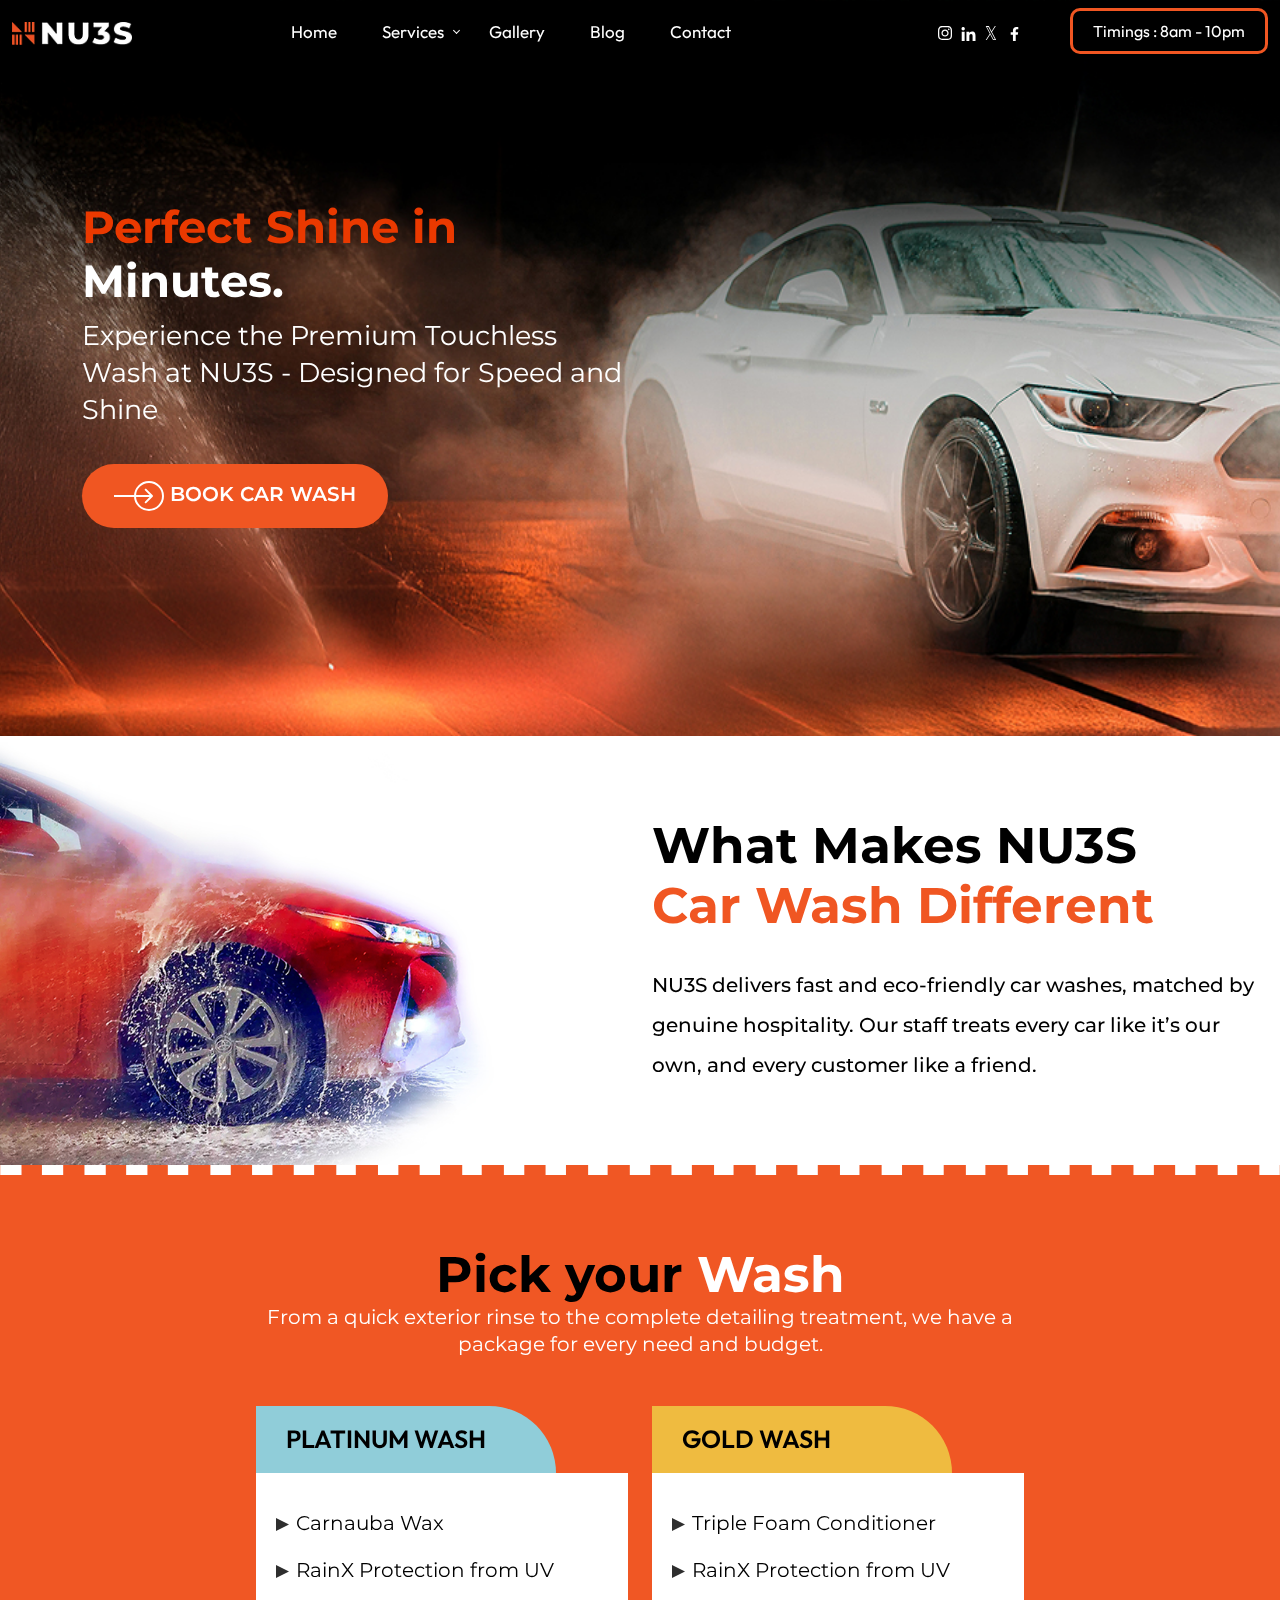
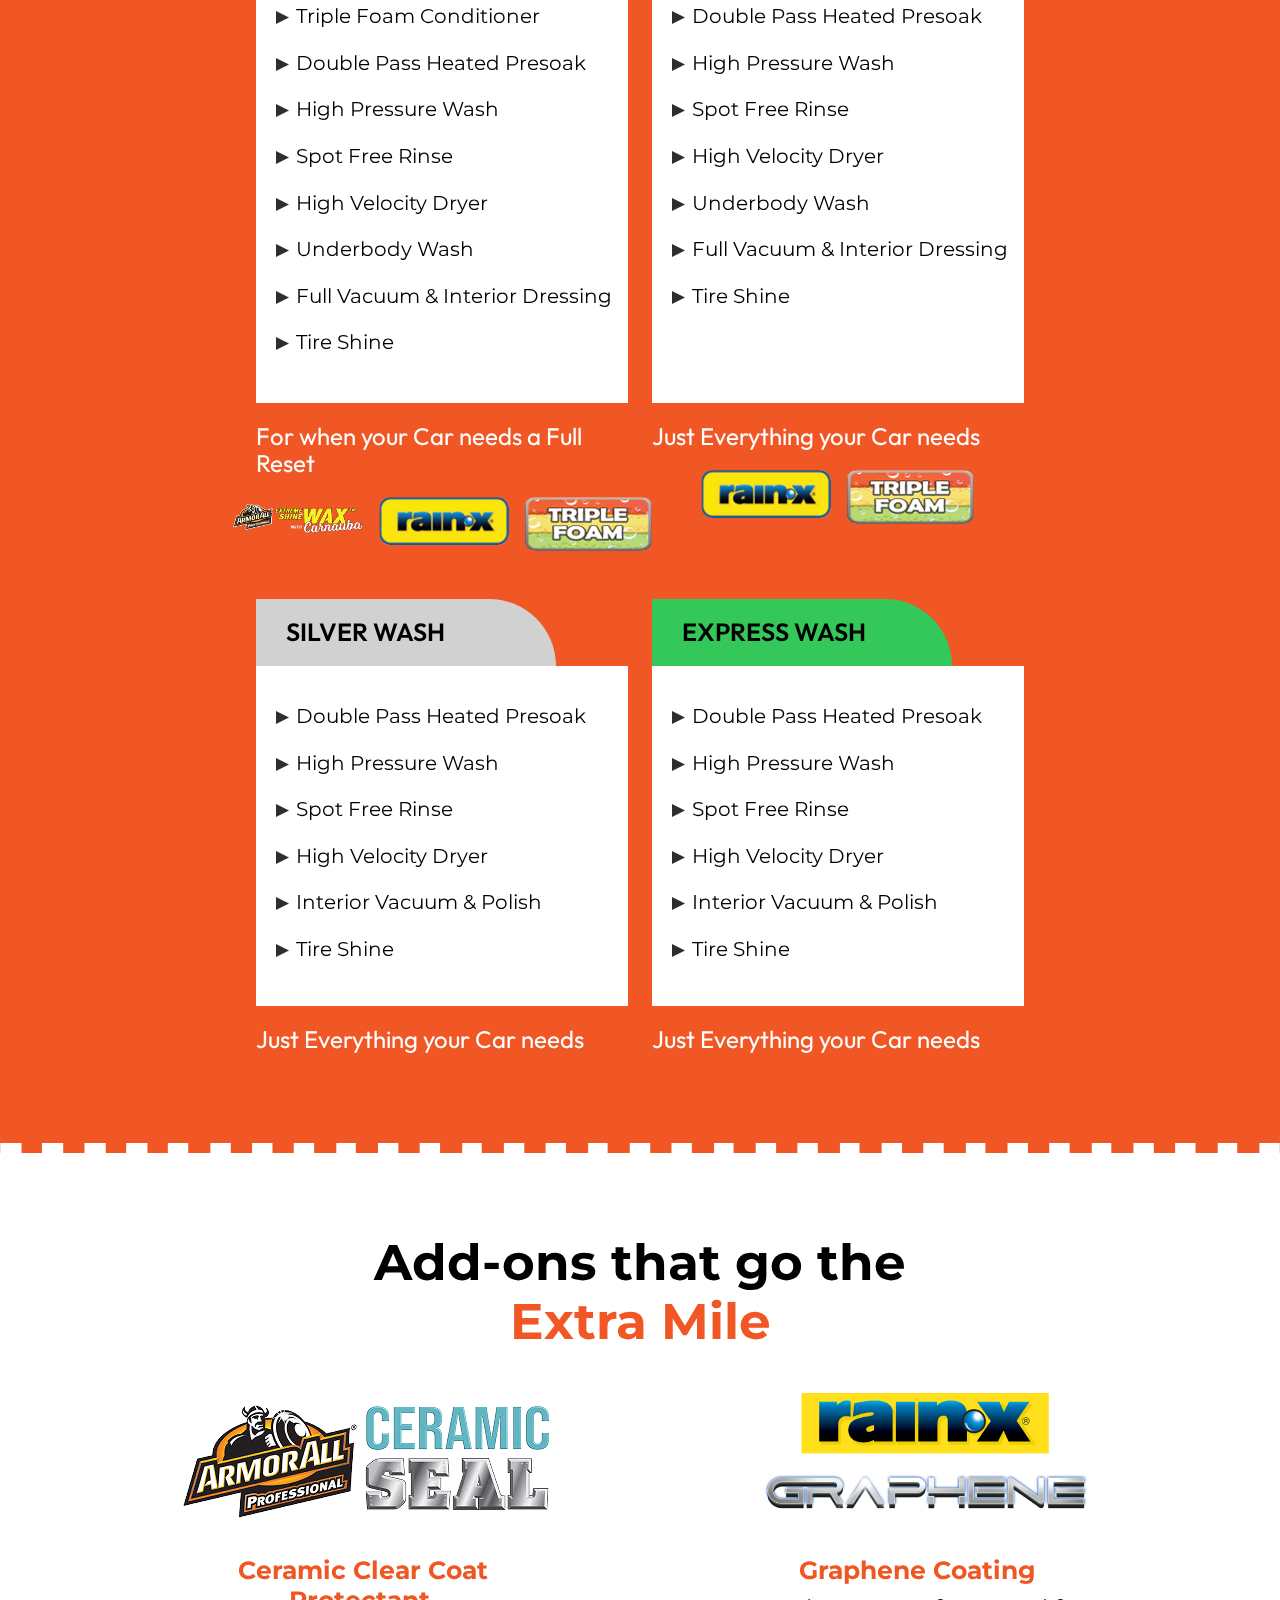
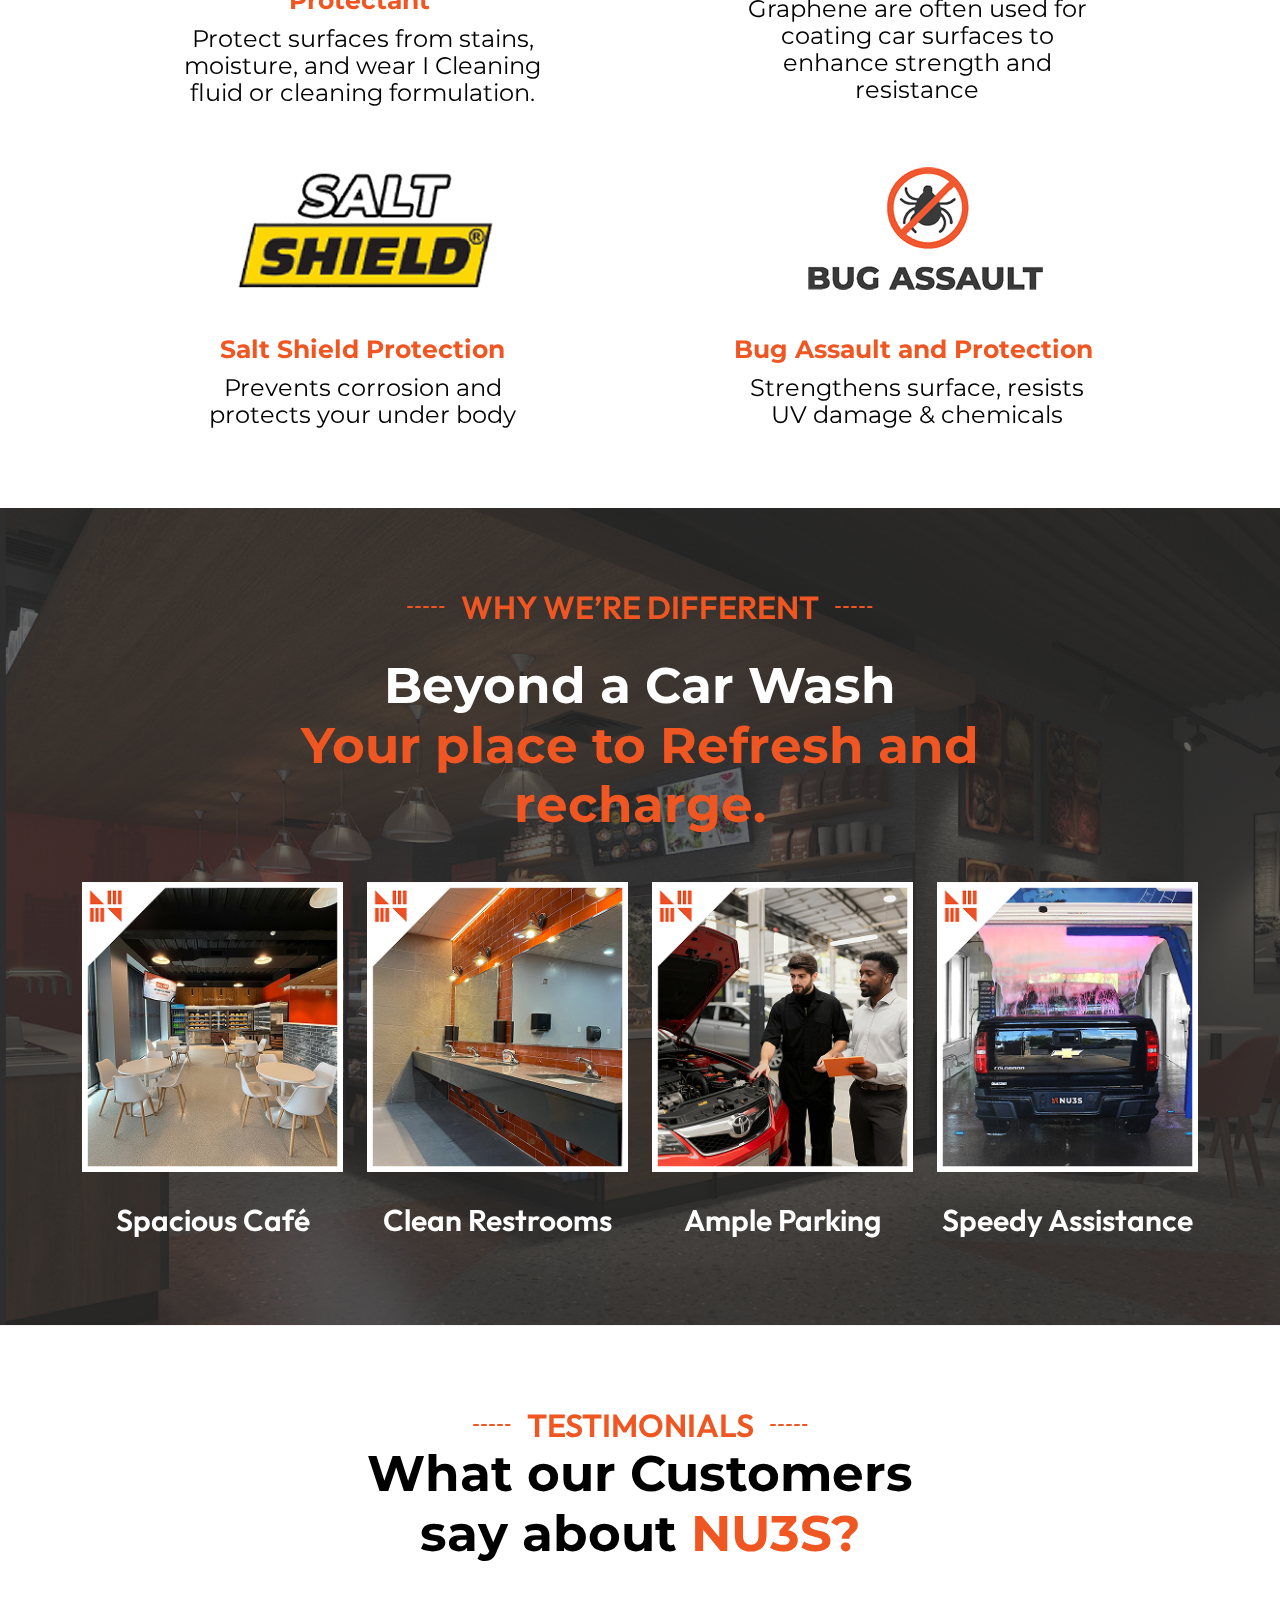
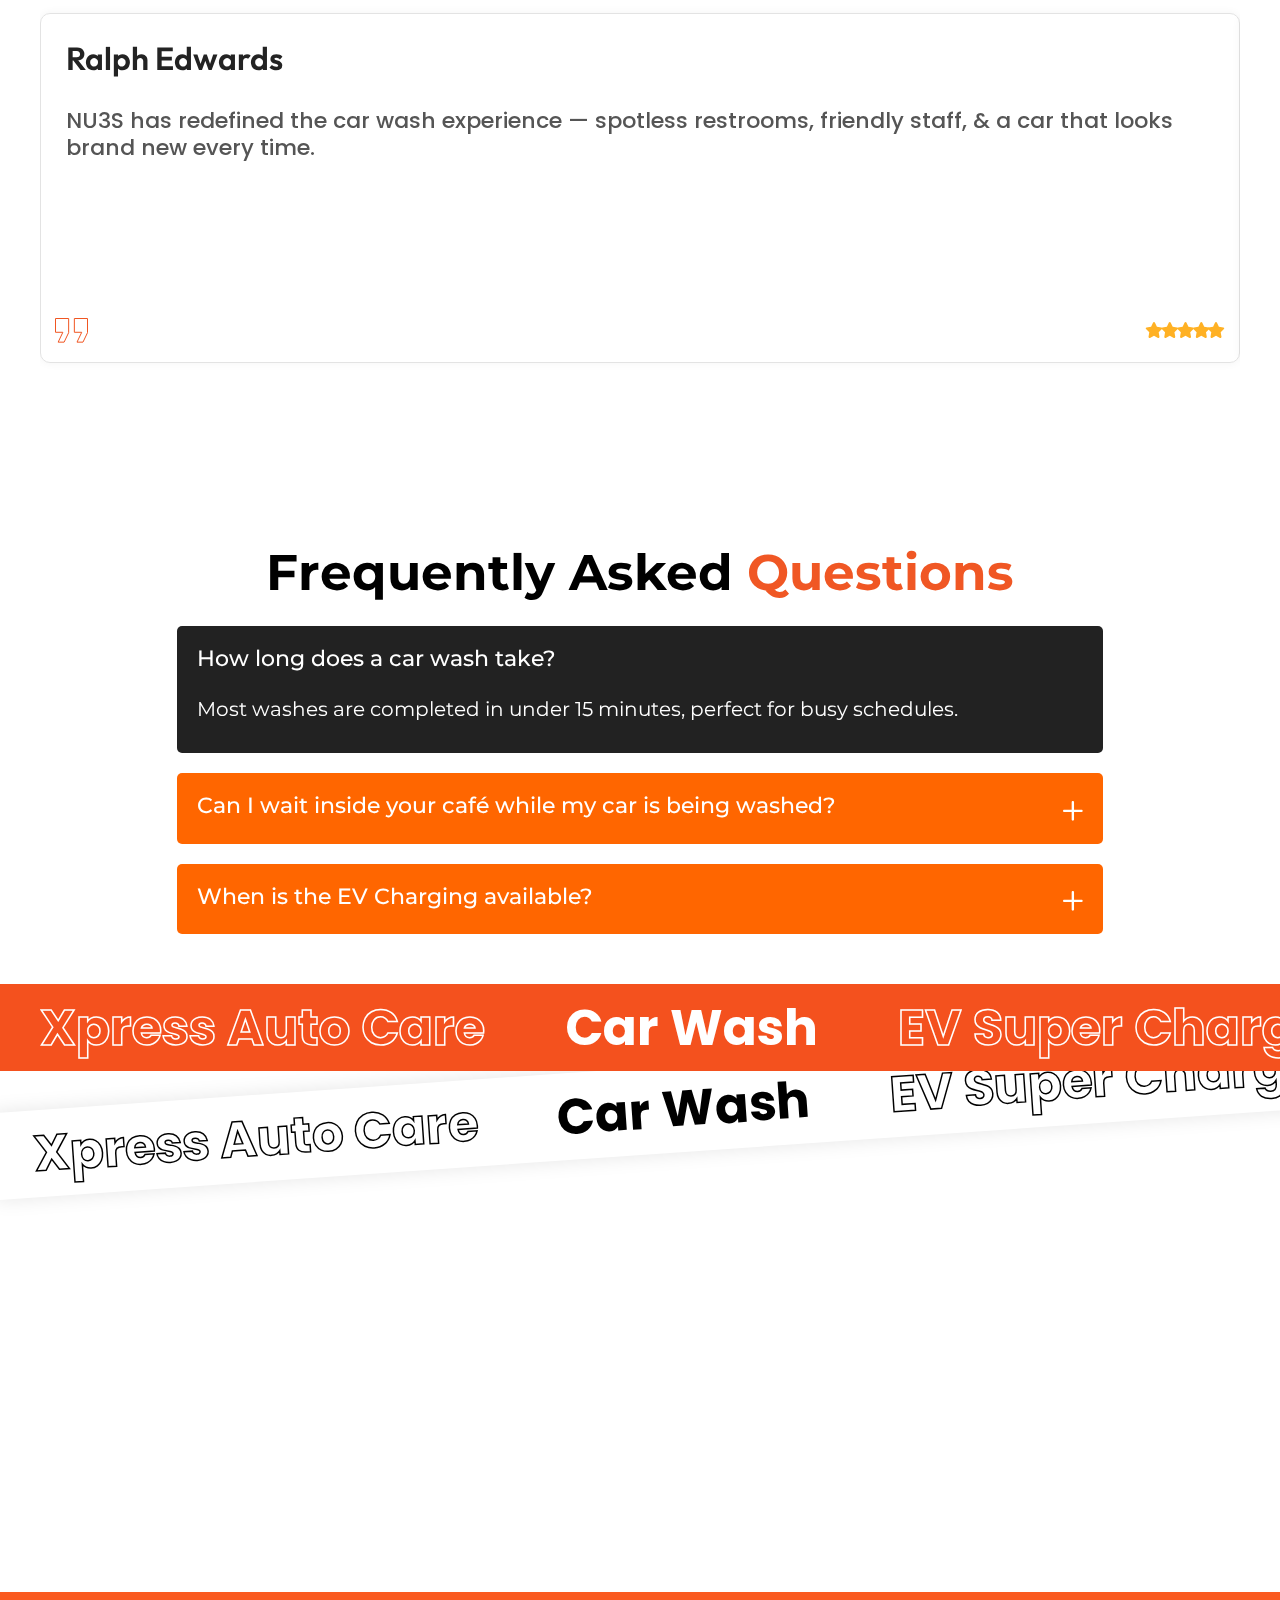
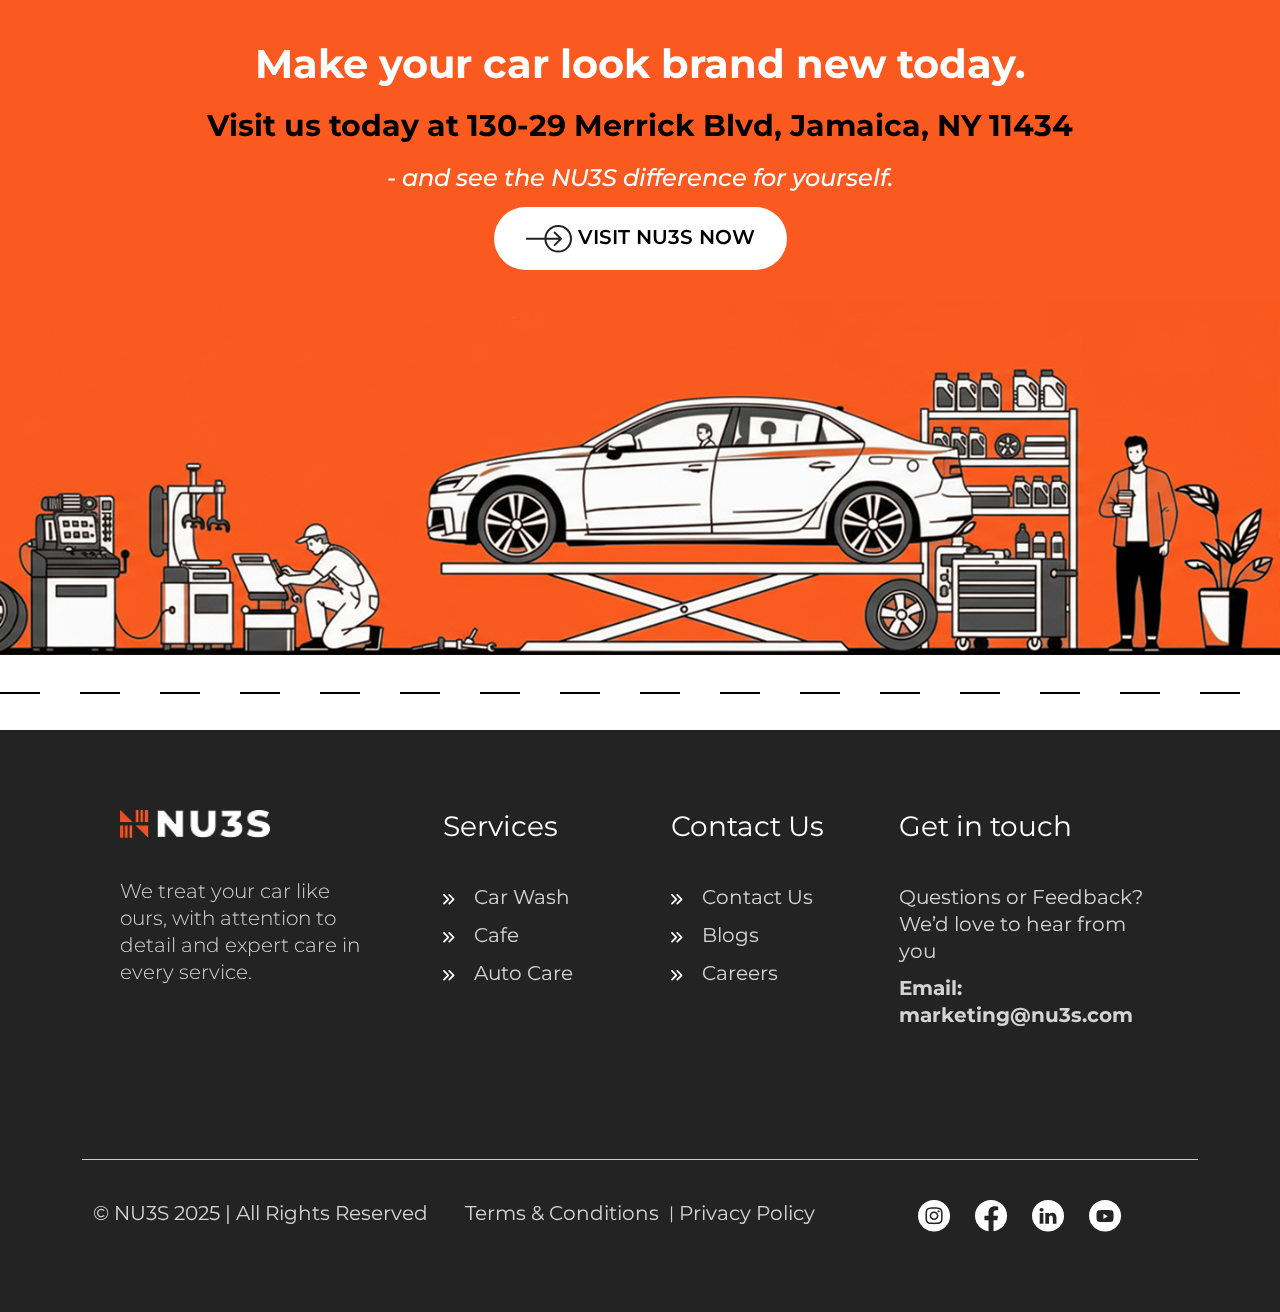
<file: wash.html>
<!DOCTYPE html>
<html lang="en">

<head>
    <meta charset="UTF-8">
    <meta name="viewport" content="width=device-width, initial-scale=1.0">
    <title>whas</title>

    <!-- bootstrap cdn -->
    <!-- Bootstrap 5 CDN -->
    <link href="https://cdn.jsdelivr.net/npm/bootstrap@5.3.2/dist/css/bootstrap.min.css" rel="stylesheet">

    <!-- font link -->
    <link rel="preconnect" href="https://fonts.googleapis.com">
    <link rel="preconnect" href="https://fonts.gstatic.com" crossorigin>
    <link
        href="https://fonts.googleapis.com/css2?family=Montserrat:ital,wght@0,100..900;1,100..900&family=Outfit:wght@100..900&family=Poppins:ital,wght@0,100;0,200;0,300;0,400;0,500;0,600;0,700;0,800;0,900;1,100;1,200;1,300;1,400;1,500;1,600;1,700;1,800;1,900&display=swap"
        rel="stylesheet">

    <!-- Link Swiper's CSS -->
    <link rel="stylesheet" href="https://cdn.jsdelivr.net/npm/swiper@11/swiper-bundle.min.css" />

    <!-- css file link -->
    <link rel="stylesheet" href="assets/CSS/style.css">

</head>

<header>
    <div class="header-b">
        <div class="container-xxl">
            <div class="header-bg">
                <nav class="navbar navbar-expand-lg d-flex justify-content-between">
                    <div class="logo">
                        <a href="#">
                            <img src="assets/imgs/main-logo.png" alt="">
                        </a>
                    </div>

                    <div class="collapse navbar-collapse justify-content-center" id="navbarSupportedContent">

                        <button class="close-btn d-lg-none">
                            <svg xmlns="http://www.w3.org/2000/svg" xmlns:xlink="http://www.w3.org/1999/xlink"
                                viewBox="0 0 241.171 241.171">
                                <path
                                    d="M138.138,120.754l99.118-98.576c4.752-4.704,4.752-12.319,0-17.011c-4.74-4.704-12.439-4.704-17.179,0   l-99.033,98.492L21.095,3.699c-4.74-4.752-12.439-4.752-17.179,0c-4.74,4.764-4.74,12.475,0,17.227l99.876,99.888L3.555,220.497  c-4.74,4.704-4.74,12.319,0,17.011c4.74,4.704,12.439,4.704,17.179,0l100.152-99.599l99.551,99.563   c4.74,4.752,12.439,4.752,17.179,0c4.74-4.764,4.74-12.475,0-17.227L138.138,120.754z">
                                </path>
                            </svg>
                        </button>
                        <ul class="navbar-nav">
                            <li class="menu-item current-menu-item">
                                <a href="index.html">Home</a>
                            </li>
                            <li class="menu-item menu-item-has-children">
                                <a href="javascript:void(0);">Services</a>
                                <ul class="sub-menu">
                                    <li class="menu-item">
                                        <a href="auto-car.html">
                                            Auto Car
                                        </a>
                                    </li>
                                    <li class="menu-item">
                                        <a href="market_cafe.html">
                                           Market Cafe
                                        </a>
                                    </li>
                                    <li class="menu-item">
                                        <a href="wash.html">
                                            Car Wash
                                        </a>
                                    </li>
                                </ul>
                            </li>
                            <li class="menu-item">
                                <a href="javascript:void(0);">Gallery</a>
                            </li>
                            <li class="menu-item">
                                <a href="javascript:void(0);">Blog</a>
                            </li>
                            <li class="menu-item">
                                <a href="contect.html">Contact</a>
                            </li>
                        </ul>
                    </div>
                    <div class="social-media px-5 d-none d-lg-block">
                        <ul class="d-flex gap-2 align-items-center">
                            <li>
                                <a href="javascript:void(0);">
                                    <svg width="15" height="15" viewBox="0 0 15 15" fill="none"
                                        xmlns="http://www.w3.org/2000/svg">
                                        <path
                                            d="M7.03125 3.40625C9 3.40625 10.625 5.03125 10.625 7C10.625 9 9 10.5938 7.03125 10.5938C5.03125 10.5938 3.4375 9 3.4375 7C3.4375 5.03125 5.03125 3.40625 7.03125 3.40625ZM7.03125 9.34375C8.3125 9.34375 9.34375 8.3125 9.34375 7C9.34375 5.71875 8.3125 4.6875 7.03125 4.6875C5.71875 4.6875 4.6875 5.71875 4.6875 7C4.6875 8.3125 5.75 9.34375 7.03125 9.34375ZM11.5938 3.28125C11.5938 2.8125 11.2188 2.4375 10.75 2.4375C10.2812 2.4375 9.90625 2.8125 9.90625 3.28125C9.90625 3.75 10.2812 4.125 10.75 4.125C11.2188 4.125 11.5938 3.75 11.5938 3.28125ZM13.9688 4.125C14.0312 5.28125 14.0312 8.75 13.9688 9.90625C13.9062 11.0312 13.6562 12 12.8438 12.8438C12.0312 13.6562 11.0312 13.9062 9.90625 13.9688C8.75 14.0312 5.28125 14.0312 4.125 13.9688C3 13.9062 2.03125 13.6562 1.1875 12.8438C0.375 12 0.125 11.0312 0.0625 9.90625C0 8.75 0 5.28125 0.0625 4.125C0.125 3 0.375 2 1.1875 1.1875C2.03125 0.375 3 0.125 4.125 0.0625C5.28125 0 8.75 0 9.90625 0.0625C11.0312 0.125 12.0312 0.375 12.8438 1.1875C13.6562 2 13.9062 3 13.9688 4.125ZM12.4688 11.125C12.8438 10.2188 12.75 8.03125 12.75 7C12.75 6 12.8438 3.8125 12.4688 2.875C12.2188 2.28125 11.75 1.78125 11.1562 1.5625C10.2188 1.1875 8.03125 1.28125 7.03125 1.28125C6 1.28125 3.8125 1.1875 2.90625 1.5625C2.28125 1.8125 1.8125 2.28125 1.5625 2.875C1.1875 3.8125 1.28125 6 1.28125 7C1.28125 8.03125 1.1875 10.2188 1.5625 11.125C1.8125 11.75 2.28125 12.2188 2.90625 12.4688C3.8125 12.8438 6 12.75 7.03125 12.75C8.03125 12.75 10.2188 12.8438 11.1562 12.4688C11.75 12.2188 12.25 11.75 12.4688 11.125Z"
                                            fill="white" />
                                    </svg>
                                </a>
                            </li>
                            <li>
                                <a href="javascript:void(0);">
                                    <svg width="15" height="15" viewBox="0 0 14 15" fill="none"
                                        xmlns="http://www.w3.org/2000/svg">
                                        <path
                                            d="M3.125 15H0.21875V5.65625H3.125V15ZM1.65625 4.40625C0.75 4.40625 0 3.625 0 2.6875C0 1.40625 1.375 0.59375 2.5 1.25C3.03125 1.53125 3.34375 2.09375 3.34375 2.6875C3.34375 3.625 2.59375 4.40625 1.65625 4.40625ZM13.9688 15H11.0938V10.4688C11.0938 9.375 11.0625 8 9.5625 8C8.0625 8 7.84375 9.15625 7.84375 10.375V15H4.9375V5.65625H7.71875V6.9375H7.75C8.15625 6.21875 9.09375 5.4375 10.5 5.4375C13.4375 5.4375 14 7.375 14 9.875V15H13.9688Z"
                                            fill="white" />
                                    </svg>
                                </a>
                            </li>
                            <li>
                                <a href="javascript:void(0);">
                                    <svg width="15" height="15" viewBox="0 0 10 13" fill="none"
                                        xmlns="http://www.w3.org/2000/svg">
                                        <path
                                            d="M5.3779 5.15765L8.74191 0H7.94474L5.02377 4.47832L2.6908 0H0L3.52791 6.77201L0 12.1806H0.797208L3.88183 7.45135L6.34561 12.1806H9.03642L5.3777 5.15765H5.3779ZM4.28601 6.83167L3.92856 6.15733L1.08445 0.79154H2.30892L4.60415 5.12191L4.9616 5.79625L7.94512 11.4251H6.72066L4.28601 6.83193V6.83167Z"
                                            fill="white" />
                                    </svg>
                                </a>
                            </li>
                            <li>
                                <a href="javascript:void(0);">
                                    <svg width="15" height="15" viewBox="0 0 10 17" fill="none"
                                        xmlns="http://www.w3.org/2000/svg">
                                        <path
                                            d="M8.71875 10H6.375V17H3.25V10H0.6875V7.125H3.25V4.90625C3.25 2.40625 4.75 1 7.03125 1C8.125 1 9.28125 1.21875 9.28125 1.21875V3.6875H8C6.75 3.6875 6.375 4.4375 6.375 5.25V7.125H9.15625L8.71875 10Z"
                                            fill="white" />
                                    </svg>
                                </a>
                            </li>
                        </ul>
                    </div>
                    <div class="header-btn">
                        <a href="javascript:void(0);" class="btn btn-primary ">Timings : 8am - 10pm</a>
                    </div>
                    <button class="navbar-toggler d-lg-none custom-toggler" type="button" data-bs-toggle="collapse"
                        data-bs-target="#navbarSupportedContent" aria-controls="navbarSupportedContent"
                        aria-expanded="false" aria-label="Toggle navigation">
                        <svg xmlns="http://www.w3.org/2000/svg" width="30" height="30" viewBox="0 0 24 24">
                            <g class="menu-outline">
                                <path fill="#fff" fill-rule="evenodd"
                                    d="M3 7a1 1 0 0 1 1-1h16a1 1 0 1 1 0 2H4a1 1 0 0 1-1-1m0 5a1 1 0 0 1 1-1h16a1 1 0 1 1 0 2H4a1 1 0 0 1-1-1m0 5a1 1 0 0 1 1-1h16a1 1 0 1 1 0 2H4a1 1 0 0 1-1-1"
                                    class="Vector 38 (Stroke)" clip-rule="evenodd" />
                            </g>
                        </svg>
                    </button>
                </nav>
            </div>
        </div>
    </div>
</header>
<section class="wash-banner d-flex align-items-center justify-content-center text-center position-relative"
    style="background-image: url(assets/imgs/wash-background.png); background-size: cover; background-repeat: no-repeat; background-position: center;">

       <div class="d-block d-sm-none">
         <img src="assets/imgs/sm-wash-banner.png" alt="Car Wash Background" class="banner-img">
       </div>

    <div class="container">
        <div class="row">
            <div class="col-lg-6">
                <div class="main-banner-desc text-start">
                    <h1><span>Perfect Shine in</span> Minutes.</h1>
                    <p>Experience the Premium Touchless Wash
                        at NU3S - Designed for Speed and Shine</p>
                    <div class="main-button mt-3">
                        <a href="#"><svg width="50" height="30" viewBox="0 0 50 30" fill="none"
                                xmlns="http://www.w3.org/2000/svg">
                                <path
                                    d="M38.7071 15.7071C39.0976 15.3166 39.0976 14.6834 38.7071 14.2929L32.3431 7.92894C31.9526 7.53841 31.3195 7.53841 30.9289 7.92893C30.5384 8.31946 30.5384 8.95262 30.9289 9.34315L36.5858 15L30.9289 20.6569C30.5384 21.0474 30.5384 21.6805 30.9289 22.0711C31.3195 22.4616 31.9526 22.4616 32.3431 22.0711L38.7071 15.7071ZM0 15L-8.74228e-08 16L38 16L38 15L38 14L8.74228e-08 14L0 15Z"
                                    fill="white" />
                                <circle cx="35" cy="15" r="14" stroke="white" stroke-width="2" />
                            </svg>
                            BOOK CAR WASH</a>
                    </div>
                </div>
            </div>
        </div>
    </div>
</section>

<section class="wash-car position-relative">
    <div class="container-xxl">
        <div class="row justify-content-end">
            <div class="col-lg-5 cars-img">
                <div class="wash-car-img">
                    <img src="assets/imgs/car-wash.png" alt="Desktop Banner" class="img-fluid">
                </div>
            </div>
            <div class="col-lg-6 col-md-6 col-sm-12">
                <div class="car-desc">
                    <div class="page-title position-relative">
                        <h2>What Makes NU3S <br><span>Car Wash Different</span></h2>
                    </div>
                    <p>NU3S delivers fast and eco-friendly car washes, matched by genuine hospitality. Our staff
                        treats
                        every car like it’s our own, and every customer like a friend.</p>
                </div>
            </div>
        </div>
    </div>

</section>

<section class="wash-sec tb-border ptb-80" style="background-color: rgba(240, 87, 36, 1); position: relative;">
    <div class="container">
        <div class="row justify-content-center">
            <div class="col-lg-9 col-md-9">
                <div class="page-title text-center position-relative">
                    <h2>Pick your <span>Wash</span></h2>
                    <p>From a quick exterior rinse to the complete detailing treatment, we have a package for every need
                        and budget.</p>
                </div>
            </div>
        </div>
        <div class="row justify-content-center mt-5">
            <div class="col-lg-10">
                <div class="row justify-content-center gy-5">
                    <div class="col-lg-5 col-md-6 col-sm-10">
                        <div class="wash platinum-w">
                            <div class="round">
                                <p>PLATINUM WASH</p>
                            </div>
                            <ul class="menus">
                                <li>Carnauba Wax</li>
                                <li>RainX Protection from UV</li>
                                <li>Triple Foam Conditioner</li>
                                <li>Double Pass Heated Presoak</li>
                                <li> High Pressure Wash</li>
                                <li> Spot Free Rinse</li>
                                <li>High Velocity Dryer</li>
                                <li>Underbody Wash</li>
                                <li>Full Vacuum & Interior Dressing</li>
                                <li>Tire Shine</li>
                            </ul>

                            <div class="logo-se">
                                <p>For when your Car needs a Full Reset</p>
                                <ul class="d-flex gap-3 justify-content-center">
                                    <li><img src="assets/imgs/logo-1.1.png" alt=""></li>
                                    <li><img src="assets/imgs/logo-1.2.png" alt=""></li>
                                    <li><img src="assets/imgs/logo-1.3.png" alt=""></li>

                                </ul>
                            </div>
                        </div>
                    </div>
                    <div class="col-lg-5 col-md-6 col-sm-10">
                        <div class="wash gold-wash">
                            <div class="round">
                                <p>GOLD WASH</p>
                            </div>
                            <ul class="menus">
                                <li>Triple Foam Conditioner</li>
                                <li>RainX Protection from UV</li>
                                <li>Double Pass Heated Presoak</li>
                                <li>High Pressure Wash</li>
                                <li>Spot Free Rinse</li>
                                <li>High Velocity Dryer</li>
                                <li>Underbody Wash</li>
                                <li>Full Vacuum & Interior Dressing</li>
                                <li>Tire Shine</li>
                            </ul>

                            <div class="logo-se">
                                <p>Just Everything your Car needs</p>
                                <ul class="d-flex gap-3 justify-content-center">
                                    <li><img src="assets/imgs/logo-1.2.png" alt=""></li>
                                    <li><img src="assets/imgs/logo-1.3.png" alt=""></li>

                                </ul>
                            </div>
                        </div>
                    </div>
                    <div class="col-lg-5 col-md-6 col-sm-10">
                        <div class="wash silver-wash">
                            <div class="round">
                                <p>SILVER WASH</p>
                            </div>
                            <ul class="menus">
                                <li>Double Pass Heated Presoak</li>
                                <li>High Pressure Wash</li>
                                <li>Spot Free Rinse</li>
                                <li>High Velocity Dryer</li>
                                <li>Interior Vacuum & Polish</li>
                                <li> Tire Shine</li>
                            </ul>
                            <div class="logo-se">
                                <p>Just Everything your Car needs</p>
                            </div>
                        </div>
                    </div>
                    <div class="col-lg-5 col-md-6 col-sm-10">
                        <div class="wash express-wash">
                            <div class="round">
                                <p>EXPRESS WASH</p>
                            </div>
                            <ul class="menus">
                                <li>Double Pass Heated Presoak</li>
                                <li>High Pressure Wash</li>
                                <li>Spot Free Rinse</li>
                                <li>High Velocity Dryer</li>
                                <li>Interior Vacuum & Polish</li>
                                <li> Tire Shine</li>
                            </ul>
                            <div class="logo-se">
                                <p>Just Everything your Car needs</p>
                            </div>
                        </div>
                    </div>
                </div>
            </div>
        </div>
    </div>
</section>

<section class="extra-mile">
    <div class="container ptb-80">
        <div class="page-title text-center position-relative">
            <h2>Add-ons that go the <br><span>Extra Mile</span></h2>
        </div>
        <div class="row justify-content-center mt-4">
            <div class="col-lg-10">
                <div class="row justify-content-between gy-5">
                    <div class="col-lg-5 col-md-6 text-center">
                        <div class="extra-intro">
                            <div class="logo">
                                <img src="assets/imgs/logo-4.1.png" alt="">
                            </div>
                            <div class="extra-desc">
                                <h6>Ceramic Clear Coat Protectant </h6>
                                <p>Protect surfaces from stains, moisture, and wear I Cleaning fluid or cleaning
                                    formulation.
                                </p>
                            </div>
                        </div>
                    </div>
                    <div class="col-lg-5 col-md-6 text-center">
                        <div class="extra-intro">
                            <div class="logo">
                                <img src="assets/imgs/logo-4.2.png" alt="">
                            </div>
                            <div class="extra-desc">
                                <h6>Graphene Coating</h6>
                                <p>Graphene are often used for coating car surfaces to enhance strength and resistance
                                </p>
                            </div>
                        </div>
                    </div>
                    <div class="col-lg-5 col-md-6 text-center">
                        <div class="extra-intro">
                            <div class="logo">
                                <img src="assets/imgs/logo-4.3.png" alt="">
                            </div>
                            <div class="extra-desc">
                                <h6>Salt Shield Protection</h6>
                                <p>Prevents corrosion and protects your under body
                                </p>
                            </div>
                        </div>
                    </div>
                    <div class="col-lg-5 col-md-6 text-center">
                        <div class="extra-intro">
                            <div class="logo">
                                <img src="assets/imgs/logo-4.4.png" alt="">
                            </div>
                            <div class="extra-desc">
                                <h6>Bug Assault and Protection </h6>
                                <p>Strengthens surface, resists UV damage & chemicals</p>
                            </div>
                        </div>
                    </div>
                </div>
            </div>
        </div>
    </div>
</section>

<section class="place-refresh ptb-80 position-relative"
    style="background-image: url('assets/imgs/Group\ 1.png'); background-repeat: no-repeat; background-size: cover;">
    <div class="container">
        <div class="desc">
            <div class="row justify-content-center">
                <div class="col-lg-8 page-title text-center">
                    <div class=" text-center gap-3 d-flex align-items-center justify-content-center">
                        <svg width="38" height="2" viewBox="0 0 38 2" fill="none" xmlns="http://www.w3.org/2000/svg">
                            <line x1="1" y1="1" x2="36.5761" y2="1" stroke="#F05622" stroke-width="2"
                                stroke-linecap="round" stroke-dasharray="4 4" />
                        </svg>
                        <h4>WHY WE’RE DIFFERENT</h4>
                        <svg width="38" height="2" viewBox="0 0 38 2" fill="none" xmlns="http://www.w3.org/2000/svg">
                            <line x1="1" y1="1" x2="36.5761" y2="1" stroke="#F05622" stroke-width="2"
                                stroke-linecap="round" stroke-dasharray="4 4" />
                        </svg>
                    </div>
                    <h2><span>Beyond a Car Wash </span> <br> Your place to Refresh and recharge.</h2>
                </div>
            </div>
        </div>
        <div class="row d-flex justify-content-between mt-5">
            <div class="col-lg-3 col-md-6 col-sm-6 img text-center">
                <img src="assets/imgs/place-1.png" alt="">
                <h4>Spacious Café</h4>
            </div>
            <div class="col-lg-3 col-md-6 col-sm-6 img text-center">
                <img src="assets/imgs/place-2.png" alt="">
                <h4>Clean Restrooms</h4>
            </div>
            <div class="col-lg-3 col-md-6 col-sm-6 img text-center">
                <img src="assets/imgs/place-3.png" alt="">
                <h4>Ample Parking</h4>
            </div>
            <div class="col-lg-3 col-md-6 col-sm-6 img text-center">
                <img src="assets/imgs/place-4.png" alt="">
                <h4>Speedy Assistance</h4>
            </div>
        </div>
    </div>
</section>

<section class="customers-card ptb-80">
    <div class="cards">
        <div class="row justify-content-center">
            <div class="col-lg-6 page-title text-center">
                <div class=" text-center gap-3 d-flex align-items-center justify-content-center">
                    <svg width="38" height="2" viewBox="0 0 38 2" fill="none" xmlns="http://www.w3.org/2000/svg">
                        <line x1="1" y1="1" x2="36.5761" y2="1" stroke="#F05622" stroke-width="2" stroke-linecap="round"
                            stroke-dasharray="4 4" />
                    </svg>
                    <h4>TESTIMONIALS</h4>
                    <svg width="38" height="2" viewBox="0 0 38 2" fill="none" xmlns="http://www.w3.org/2000/svg">
                        <line x1="1" y1="1" x2="36.5761" y2="1" stroke="#F05622" stroke-width="2" stroke-linecap="round"
                            stroke-dasharray="4 4" />
                    </svg>
                </div>
                <h2>What our Customers say about <span>NU3S?</span></h2>
            </div>
        </div>
        <div class="swiper testimonial-swiper">
            <div class="swiper-wrapper">
                <!-- CARD 1 -->
                <div class="swiper-slide">
                    <div class="testimonial-card">
                        <h6>Ralph Edwards</h6>
                        <p>
                            NU3S has redefined the car wash experience — spotless
                            restrooms, friendly staff, & a car that looks brand new every
                            time.
                        </p>
                        <div class="testimonial-footer">
                            <div class="more">
                                <svg width="33" height="25" viewBox="0 0 33 25" fill="none"
                                    xmlns="http://www.w3.org/2000/svg">
                                    <path
                                        d="M32.5 0.5V14.6719L27.9717 24.1436H22.0078L26.3799 15.002L26.7217 14.2861H19.3574V0.5L32.5 0.5ZM13.6426 0.5L13.6426 14.6719L9.11426 24.1436H3.15137L7.52246 15.002L7.86523 14.2861L0.5 14.2861L0.5 0.5L13.6426 0.5Z"
                                        stroke="#F05622" />
                                </svg>
                            </div>
                            <div class="reting">
                                <svg width="80" height="17" viewBox="0 0 80 17" fill="none"
                                    xmlns="http://www.w3.org/2000/svg">
                                    <path
                                        d="M11.9062 4.71875L16.375 5.375C16.75 5.4375 17.0625 5.6875 17.1875 6.0625C17.3125 6.40625 17.2188 6.8125 16.9375 7.0625L13.6875 10.2812L14.4688 14.8438C14.5312 15.2188 14.375 15.5938 14.0625 15.8125C13.75 16.0625 13.3438 16.0625 13 15.9062L9 13.75L4.96875 15.9062C4.65625 16.0625 4.21875 16.0625 3.9375 15.8125C3.625 15.5938 3.46875 15.2188 3.53125 14.8438L4.28125 10.2812L1.03125 7.0625C0.75 6.8125 0.65625 6.40625 0.78125 6.0625C0.90625 5.6875 1.21875 5.4375 1.59375 5.375L6.09375 4.71875L8.09375 0.5625C8.25 0.21875 8.59375 0 9 0C9.375 0 9.71875 0.21875 9.875 0.5625L11.9062 4.71875Z"
                                        fill="#FFB124" />
                                    <path
                                        d="M27.6758 4.71875L32.1445 5.375C32.5195 5.4375 32.832 5.6875 32.957 6.0625C33.082 6.40625 32.9883 6.8125 32.707 7.0625L29.457 10.2812L30.2383 14.8438C30.3008 15.2188 30.1445 15.5938 29.832 15.8125C29.5195 16.0625 29.1133 16.0625 28.7695 15.9062L24.7695 13.75L20.7383 15.9062C20.4258 16.0625 19.9883 16.0625 19.707 15.8125C19.3945 15.5938 19.2383 15.2188 19.3008 14.8438L20.0508 10.2812L16.8008 7.0625C16.5195 6.8125 16.4258 6.40625 16.5508 6.0625C16.6758 5.6875 16.9883 5.4375 17.3633 5.375L21.8633 4.71875L23.8633 0.5625C24.0195 0.21875 24.3633 0 24.7695 0C25.1445 0 25.4883 0.21875 25.6445 0.5625L27.6758 4.71875Z"
                                        fill="#FFB124" />
                                    <path
                                        d="M43.4453 4.71875L47.9141 5.375C48.2891 5.4375 48.6016 5.6875 48.7266 6.0625C48.8516 6.40625 48.7578 6.8125 48.4766 7.0625L45.2266 10.2812L46.0078 14.8438C46.0703 15.2188 45.9141 15.5938 45.6016 15.8125C45.2891 16.0625 44.8828 16.0625 44.5391 15.9062L40.5391 13.75L36.5078 15.9062C36.1953 16.0625 35.7578 16.0625 35.4766 15.8125C35.1641 15.5938 35.0078 15.2188 35.0703 14.8438L35.8203 10.2812L32.5703 7.0625C32.2891 6.8125 32.1953 6.40625 32.3203 6.0625C32.4453 5.6875 32.7578 5.4375 33.1328 5.375L37.6328 4.71875L39.6328 0.5625C39.7891 0.21875 40.1328 0 40.5391 0C40.9141 0 41.2578 0.21875 41.4141 0.5625L43.4453 4.71875Z"
                                        fill="#FFB124" />
                                    <path
                                        d="M73.9062 4.71875L78.375 5.375C78.75 5.4375 79.0625 5.6875 79.1875 6.0625C79.3125 6.40625 79.2188 6.8125 78.9375 7.0625L75.6875 10.2812L76.4688 14.8438C76.5312 15.2188 76.375 15.5938 76.0625 15.8125C75.75 16.0625 75.3438 16.0625 75 15.9062L71 13.75L66.9688 15.9062C66.6562 16.0625 66.2188 16.0625 65.9375 15.8125C65.625 15.5938 65.4688 15.2188 65.5312 14.8438L66.2812 10.2812L63.0312 7.0625C62.75 6.8125 62.6562 6.40625 62.7812 6.0625C62.9062 5.6875 63.2188 5.4375 63.5938 5.375L68.0938 4.71875L70.0938 0.5625C70.25 0.21875 70.5938 0 71 0C71.375 0 71.7188 0.21875 71.875 0.5625L73.9062 4.71875Z"
                                        fill="#FFB124" />
                                    <path
                                        d="M59.2168 4.71875L63.6855 5.375C64.0605 5.4375 64.373 5.6875 64.498 6.0625C64.623 6.40625 64.5293 6.8125 64.248 7.0625L60.998 10.2812L61.7793 14.8438C61.8418 15.2188 61.6855 15.5938 61.373 15.8125C61.0605 16.0625 60.6543 16.0625 60.3105 15.9062L56.3105 13.75L52.2793 15.9062C51.9668 16.0625 51.5293 16.0625 51.248 15.8125C50.9355 15.5938 50.7793 15.2188 50.8418 14.8438L51.5918 10.2812L48.3418 7.0625C48.0605 6.8125 47.9668 6.40625 48.0918 6.0625C48.2168 5.6875 48.5293 5.4375 48.9043 5.375L53.4043 4.71875L55.4043 0.5625C55.5605 0.21875 55.9043 0 56.3105 0C56.6855 0 57.0293 0.21875 57.1855 0.5625L59.2168 4.71875Z"
                                        fill="#FFB124" />
                                </svg>
                            </div>
                        </div>
                    </div>
                </div>

                <!-- CARD 2 -->
                <div class="swiper-slide">
                    <div class="testimonial-card">
                        <h6>Marvin McKinney</h6>
                        <p>
                            I’ve tried many car washes in Queens & NU3S stands out as the
                            best. I can enjoy coffee, use free Wi-Fi, and relax while my
                            car gets spotless — all without wasting a minute!
                        </p>
                        <div class="testimonial-footer">
                            <div class="more">
                                <svg width="33" height="25" viewBox="0 0 33 25" fill="none"
                                    xmlns="http://www.w3.org/2000/svg">
                                    <path
                                        d="M32.5 0.5V14.6719L27.9717 24.1436H22.0078L26.3799 15.002L26.7217 14.2861H19.3574V0.5L32.5 0.5ZM13.6426 0.5L13.6426 14.6719L9.11426 24.1436H3.15137L7.52246 15.002L7.86523 14.2861L0.5 14.2861L0.5 0.5L13.6426 0.5Z"
                                        stroke="#F05622" />
                                </svg>
                            </div>
                            <div class="reting">
                                <svg width="80" height="17" viewBox="0 0 80 17" fill="none"
                                    xmlns="http://www.w3.org/2000/svg">
                                    <path
                                        d="M11.9062 4.71875L16.375 5.375C16.75 5.4375 17.0625 5.6875 17.1875 6.0625C17.3125 6.40625 17.2188 6.8125 16.9375 7.0625L13.6875 10.2812L14.4688 14.8438C14.5312 15.2188 14.375 15.5938 14.0625 15.8125C13.75 16.0625 13.3438 16.0625 13 15.9062L9 13.75L4.96875 15.9062C4.65625 16.0625 4.21875 16.0625 3.9375 15.8125C3.625 15.5938 3.46875 15.2188 3.53125 14.8438L4.28125 10.2812L1.03125 7.0625C0.75 6.8125 0.65625 6.40625 0.78125 6.0625C0.90625 5.6875 1.21875 5.4375 1.59375 5.375L6.09375 4.71875L8.09375 0.5625C8.25 0.21875 8.59375 0 9 0C9.375 0 9.71875 0.21875 9.875 0.5625L11.9062 4.71875Z"
                                        fill="#FFB124" />
                                    <path
                                        d="M27.6758 4.71875L32.1445 5.375C32.5195 5.4375 32.832 5.6875 32.957 6.0625C33.082 6.40625 32.9883 6.8125 32.707 7.0625L29.457 10.2812L30.2383 14.8438C30.3008 15.2188 30.1445 15.5938 29.832 15.8125C29.5195 16.0625 29.1133 16.0625 28.7695 15.9062L24.7695 13.75L20.7383 15.9062C20.4258 16.0625 19.9883 16.0625 19.707 15.8125C19.3945 15.5938 19.2383 15.2188 19.3008 14.8438L20.0508 10.2812L16.8008 7.0625C16.5195 6.8125 16.4258 6.40625 16.5508 6.0625C16.6758 5.6875 16.9883 5.4375 17.3633 5.375L21.8633 4.71875L23.8633 0.5625C24.0195 0.21875 24.3633 0 24.7695 0C25.1445 0 25.4883 0.21875 25.6445 0.5625L27.6758 4.71875Z"
                                        fill="#FFB124" />
                                    <path
                                        d="M43.4453 4.71875L47.9141 5.375C48.2891 5.4375 48.6016 5.6875 48.7266 6.0625C48.8516 6.40625 48.7578 6.8125 48.4766 7.0625L45.2266 10.2812L46.0078 14.8438C46.0703 15.2188 45.9141 15.5938 45.6016 15.8125C45.2891 16.0625 44.8828 16.0625 44.5391 15.9062L40.5391 13.75L36.5078 15.9062C36.1953 16.0625 35.7578 16.0625 35.4766 15.8125C35.1641 15.5938 35.0078 15.2188 35.0703 14.8438L35.8203 10.2812L32.5703 7.0625C32.2891 6.8125 32.1953 6.40625 32.3203 6.0625C32.4453 5.6875 32.7578 5.4375 33.1328 5.375L37.6328 4.71875L39.6328 0.5625C39.7891 0.21875 40.1328 0 40.5391 0C40.9141 0 41.2578 0.21875 41.4141 0.5625L43.4453 4.71875Z"
                                        fill="#FFB124" />
                                    <path
                                        d="M73.9062 4.71875L78.375 5.375C78.75 5.4375 79.0625 5.6875 79.1875 6.0625C79.3125 6.40625 79.2188 6.8125 78.9375 7.0625L75.6875 10.2812L76.4688 14.8438C76.5312 15.2188 76.375 15.5938 76.0625 15.8125C75.75 16.0625 75.3438 16.0625 75 15.9062L71 13.75L66.9688 15.9062C66.6562 16.0625 66.2188 16.0625 65.9375 15.8125C65.625 15.5938 65.4688 15.2188 65.5312 14.8438L66.2812 10.2812L63.0312 7.0625C62.75 6.8125 62.6562 6.40625 62.7812 6.0625C62.9062 5.6875 63.2188 5.4375 63.5938 5.375L68.0938 4.71875L70.0938 0.5625C70.25 0.21875 70.5938 0 71 0C71.375 0 71.7188 0.21875 71.875 0.5625L73.9062 4.71875Z"
                                        fill="#FFB124" />
                                    <path
                                        d="M59.2168 4.71875L63.6855 5.375C64.0605 5.4375 64.373 5.6875 64.498 6.0625C64.623 6.40625 64.5293 6.8125 64.248 7.0625L60.998 10.2812L61.7793 14.8438C61.8418 15.2188 61.6855 15.5938 61.373 15.8125C61.0605 16.0625 60.6543 16.0625 60.3105 15.9062L56.3105 13.75L52.2793 15.9062C51.9668 16.0625 51.5293 16.0625 51.248 15.8125C50.9355 15.5938 50.7793 15.2188 50.8418 14.8438L51.5918 10.2812L48.3418 7.0625C48.0605 6.8125 47.9668 6.40625 48.0918 6.0625C48.2168 5.6875 48.5293 5.4375 48.9043 5.375L53.4043 4.71875L55.4043 0.5625C55.5605 0.21875 55.9043 0 56.3105 0C56.6855 0 57.0293 0.21875 57.1855 0.5625L59.2168 4.71875Z"
                                        fill="#FFB124" />
                                </svg>

                            </div>
                        </div>
                    </div>
                </div>

                <!-- CARD 3 -->
                <div class="swiper-slide">
                    <div class="testimonial-card">
                        <h6>Devon Lane</h6>
                        <p>
                            Every visit to NU3S impresses me. They make my car spotless
                            while checking tires and topping up fluids — a trusted,
                            premium auto care experience.
                        </p>
                        <div class="testimonial-footer">
                            <div class="more">
                                <svg width="33" height="25" viewBox="0 0 33 25" fill="none"
                                    xmlns="http://www.w3.org/2000/svg">
                                    <path
                                        d="M32.5 0.5V14.6719L27.9717 24.1436H22.0078L26.3799 15.002L26.7217 14.2861H19.3574V0.5L32.5 0.5ZM13.6426 0.5L13.6426 14.6719L9.11426 24.1436H3.15137L7.52246 15.002L7.86523 14.2861L0.5 14.2861L0.5 0.5L13.6426 0.5Z"
                                        stroke="#F05622" />
                                </svg>
                            </div>
                            <div class="reting">
                                <svg width="80" height="17" viewBox="0 0 80 17" fill="none"
                                    xmlns="http://www.w3.org/2000/svg">
                                    <path
                                        d="M11.9062 4.71875L16.375 5.375C16.75 5.4375 17.0625 5.6875 17.1875 6.0625C17.3125 6.40625 17.2188 6.8125 16.9375 7.0625L13.6875 10.2812L14.4688 14.8438C14.5312 15.2188 14.375 15.5938 14.0625 15.8125C13.75 16.0625 13.3438 16.0625 13 15.9062L9 13.75L4.96875 15.9062C4.65625 16.0625 4.21875 16.0625 3.9375 15.8125C3.625 15.5938 3.46875 15.2188 3.53125 14.8438L4.28125 10.2812L1.03125 7.0625C0.75 6.8125 0.65625 6.40625 0.78125 6.0625C0.90625 5.6875 1.21875 5.4375 1.59375 5.375L6.09375 4.71875L8.09375 0.5625C8.25 0.21875 8.59375 0 9 0C9.375 0 9.71875 0.21875 9.875 0.5625L11.9062 4.71875Z"
                                        fill="#FFB124" />
                                    <path
                                        d="M27.6758 4.71875L32.1445 5.375C32.5195 5.4375 32.832 5.6875 32.957 6.0625C33.082 6.40625 32.9883 6.8125 32.707 7.0625L29.457 10.2812L30.2383 14.8438C30.3008 15.2188 30.1445 15.5938 29.832 15.8125C29.5195 16.0625 29.1133 16.0625 28.7695 15.9062L24.7695 13.75L20.7383 15.9062C20.4258 16.0625 19.9883 16.0625 19.707 15.8125C19.3945 15.5938 19.2383 15.2188 19.3008 14.8438L20.0508 10.2812L16.8008 7.0625C16.5195 6.8125 16.4258 6.40625 16.5508 6.0625C16.6758 5.6875 16.9883 5.4375 17.3633 5.375L21.8633 4.71875L23.8633 0.5625C24.0195 0.21875 24.3633 0 24.7695 0C25.1445 0 25.4883 0.21875 25.6445 0.5625L27.6758 4.71875Z"
                                        fill="#FFB124" />
                                    <path
                                        d="M43.4453 4.71875L47.9141 5.375C48.2891 5.4375 48.6016 5.6875 48.7266 6.0625C48.8516 6.40625 48.7578 6.8125 48.4766 7.0625L45.2266 10.2812L46.0078 14.8438C46.0703 15.2188 45.9141 15.5938 45.6016 15.8125C45.2891 16.0625 44.8828 16.0625 44.5391 15.9062L40.5391 13.75L36.5078 15.9062C36.1953 16.0625 35.7578 16.0625 35.4766 15.8125C35.1641 15.5938 35.0078 15.2188 35.0703 14.8438L35.8203 10.2812L32.5703 7.0625C32.2891 6.8125 32.1953 6.40625 32.3203 6.0625C32.4453 5.6875 32.7578 5.4375 33.1328 5.375L37.6328 4.71875L39.6328 0.5625C39.7891 0.21875 40.1328 0 40.5391 0C40.9141 0 41.2578 0.21875 41.4141 0.5625L43.4453 4.71875Z"
                                        fill="#FFB124" />
                                    <path
                                        d="M73.9062 4.71875L78.375 5.375C78.75 5.4375 79.0625 5.6875 79.1875 6.0625C79.3125 6.40625 79.2188 6.8125 78.9375 7.0625L75.6875 10.2812L76.4688 14.8438C76.5312 15.2188 76.375 15.5938 76.0625 15.8125C75.75 16.0625 75.3438 16.0625 75 15.9062L71 13.75L66.9688 15.9062C66.6562 16.0625 66.2188 16.0625 65.9375 15.8125C65.625 15.5938 65.4688 15.2188 65.5312 14.8438L66.2812 10.2812L63.0312 7.0625C62.75 6.8125 62.6562 6.40625 62.7812 6.0625C62.9062 5.6875 63.2188 5.4375 63.5938 5.375L68.0938 4.71875L70.0938 0.5625C70.25 0.21875 70.5938 0 71 0C71.375 0 71.7188 0.21875 71.875 0.5625L73.9062 4.71875Z"
                                        fill="#FFB124" />
                                    <path
                                        d="M59.2168 4.71875L63.6855 5.375C64.0605 5.4375 64.373 5.6875 64.498 6.0625C64.623 6.40625 64.5293 6.8125 64.248 7.0625L60.998 10.2812L61.7793 14.8438C61.8418 15.2188 61.6855 15.5938 61.373 15.8125C61.0605 16.0625 60.6543 16.0625 60.3105 15.9062L56.3105 13.75L52.2793 15.9062C51.9668 16.0625 51.5293 16.0625 51.248 15.8125C50.9355 15.5938 50.7793 15.2188 50.8418 14.8438L51.5918 10.2812L48.3418 7.0625C48.0605 6.8125 47.9668 6.40625 48.0918 6.0625C48.2168 5.6875 48.5293 5.4375 48.9043 5.375L53.4043 4.71875L55.4043 0.5625C55.5605 0.21875 55.9043 0 56.3105 0C56.6855 0 57.0293 0.21875 57.1855 0.5625L59.2168 4.71875Z"
                                        fill="#FFB124" />
                                </svg>

                            </div>
                        </div>
                    </div>
                </div>

                <!-- CARD 4 -->
                <div class="swiper-slide">
                    <div class="testimonial-card">
                        <h6>Brooklyn Simmons</h6>
                        <p>
                            Every visit to NU3S impresses me. They make my car spotless while checking tires and topping
                            up fluids — a trusted, premium auto care experience.
                        </p>
                        <div class="testimonial-footer">
                            <div class="more">
                                <svg width="33" height="25" viewBox="0 0 33 25" fill="none"
                                    xmlns="http://www.w3.org/2000/svg">
                                    <path
                                        d="M32.5 0.5V14.6719L27.9717 24.1436H22.0078L26.3799 15.002L26.7217 14.2861H19.3574V0.5L32.5 0.5ZM13.6426 0.5L13.6426 14.6719L9.11426 24.1436H3.15137L7.52246 15.002L7.86523 14.2861L0.5 14.2861L0.5 0.5L13.6426 0.5Z"
                                        stroke="#F05622" />
                                </svg>
                            </div>
                            <div class="reting">
                                <svg width="80" height="17" viewBox="0 0 80 17" fill="none"
                                    xmlns="http://www.w3.org/2000/svg">
                                    <path
                                        d="M11.9062 4.71875L16.375 5.375C16.75 5.4375 17.0625 5.6875 17.1875 6.0625C17.3125 6.40625 17.2188 6.8125 16.9375 7.0625L13.6875 10.2812L14.4688 14.8438C14.5312 15.2188 14.375 15.5938 14.0625 15.8125C13.75 16.0625 13.3438 16.0625 13 15.9062L9 13.75L4.96875 15.9062C4.65625 16.0625 4.21875 16.0625 3.9375 15.8125C3.625 15.5938 3.46875 15.2188 3.53125 14.8438L4.28125 10.2812L1.03125 7.0625C0.75 6.8125 0.65625 6.40625 0.78125 6.0625C0.90625 5.6875 1.21875 5.4375 1.59375 5.375L6.09375 4.71875L8.09375 0.5625C8.25 0.21875 8.59375 0 9 0C9.375 0 9.71875 0.21875 9.875 0.5625L11.9062 4.71875Z"
                                        fill="#FFB124" />
                                    <path
                                        d="M27.6758 4.71875L32.1445 5.375C32.5195 5.4375 32.832 5.6875 32.957 6.0625C33.082 6.40625 32.9883 6.8125 32.707 7.0625L29.457 10.2812L30.2383 14.8438C30.3008 15.2188 30.1445 15.5938 29.832 15.8125C29.5195 16.0625 29.1133 16.0625 28.7695 15.9062L24.7695 13.75L20.7383 15.9062C20.4258 16.0625 19.9883 16.0625 19.707 15.8125C19.3945 15.5938 19.2383 15.2188 19.3008 14.8438L20.0508 10.2812L16.8008 7.0625C16.5195 6.8125 16.4258 6.40625 16.5508 6.0625C16.6758 5.6875 16.9883 5.4375 17.3633 5.375L21.8633 4.71875L23.8633 0.5625C24.0195 0.21875 24.3633 0 24.7695 0C25.1445 0 25.4883 0.21875 25.6445 0.5625L27.6758 4.71875Z"
                                        fill="#FFB124" />
                                    <path
                                        d="M43.4453 4.71875L47.9141 5.375C48.2891 5.4375 48.6016 5.6875 48.7266 6.0625C48.8516 6.40625 48.7578 6.8125 48.4766 7.0625L45.2266 10.2812L46.0078 14.8438C46.0703 15.2188 45.9141 15.5938 45.6016 15.8125C45.2891 16.0625 44.8828 16.0625 44.5391 15.9062L40.5391 13.75L36.5078 15.9062C36.1953 16.0625 35.7578 16.0625 35.4766 15.8125C35.1641 15.5938 35.0078 15.2188 35.0703 14.8438L35.8203 10.2812L32.5703 7.0625C32.2891 6.8125 32.1953 6.40625 32.3203 6.0625C32.4453 5.6875 32.7578 5.4375 33.1328 5.375L37.6328 4.71875L39.6328 0.5625C39.7891 0.21875 40.1328 0 40.5391 0C40.9141 0 41.2578 0.21875 41.4141 0.5625L43.4453 4.71875Z"
                                        fill="#FFB124" />
                                    <path
                                        d="M73.9062 4.71875L78.375 5.375C78.75 5.4375 79.0625 5.6875 79.1875 6.0625C79.3125 6.40625 79.2188 6.8125 78.9375 7.0625L75.6875 10.2812L76.4688 14.8438C76.5312 15.2188 76.375 15.5938 76.0625 15.8125C75.75 16.0625 75.3438 16.0625 75 15.9062L71 13.75L66.9688 15.9062C66.6562 16.0625 66.2188 16.0625 65.9375 15.8125C65.625 15.5938 65.4688 15.2188 65.5312 14.8438L66.2812 10.2812L63.0312 7.0625C62.75 6.8125 62.6562 6.40625 62.7812 6.0625C62.9062 5.6875 63.2188 5.4375 63.5938 5.375L68.0938 4.71875L70.0938 0.5625C70.25 0.21875 70.5938 0 71 0C71.375 0 71.7188 0.21875 71.875 0.5625L73.9062 4.71875Z"
                                        fill="#FFB124" />
                                    <path
                                        d="M59.2168 4.71875L63.6855 5.375C64.0605 5.4375 64.373 5.6875 64.498 6.0625C64.623 6.40625 64.5293 6.8125 64.248 7.0625L60.998 10.2812L61.7793 14.8438C61.8418 15.2188 61.6855 15.5938 61.373 15.8125C61.0605 16.0625 60.6543 16.0625 60.3105 15.9062L56.3105 13.75L52.2793 15.9062C51.9668 16.0625 51.5293 16.0625 51.248 15.8125C50.9355 15.5938 50.7793 15.2188 50.8418 14.8438L51.5918 10.2812L48.3418 7.0625C48.0605 6.8125 47.9668 6.40625 48.0918 6.0625C48.2168 5.6875 48.5293 5.4375 48.9043 5.375L53.4043 4.71875L55.4043 0.5625C55.5605 0.21875 55.9043 0 56.3105 0C56.6855 0 57.0293 0.21875 57.1855 0.5625L59.2168 4.71875Z"
                                        fill="#FFB124" />
                                </svg>

                            </div>
                        </div>
                    </div>
                </div>

                <!-- CARD 5 -->
                <div class="swiper-slide">
                    <div class="testimonial-card">
                        <h6>Leslie Alexander</h6>
                        <p>
                            The best part about NU3S? Their quick service and friendly
                            team. I’m always out in under 20 minutes with a sparkling car!
                        </p>
                        <div class="testimonial-footer">
                            <div class="more">
                                <svg width="33" height="25" viewBox="0 0 33 25" fill="none"
                                    xmlns="http://www.w3.org/2000/svg">
                                    <path
                                        d="M32.5 0.5V14.6719L27.9717 24.1436H22.0078L26.3799 15.002L26.7217 14.2861H19.3574V0.5L32.5 0.5ZM13.6426 0.5L13.6426 14.6719L9.11426 24.1436H3.15137L7.52246 15.002L7.86523 14.2861L0.5 14.2861L0.5 0.5L13.6426 0.5Z"
                                        stroke="#F05622" />
                                </svg>
                            </div>
                            <div class="reting">
                                <svg width="80" height="17" viewBox="0 0 80 17" fill="none"
                                    xmlns="http://www.w3.org/2000/svg">
                                    <path
                                        d="M11.9062 4.71875L16.375 5.375C16.75 5.4375 17.0625 5.6875 17.1875 6.0625C17.3125 6.40625 17.2188 6.8125 16.9375 7.0625L13.6875 10.2812L14.4688 14.8438C14.5312 15.2188 14.375 15.5938 14.0625 15.8125C13.75 16.0625 13.3438 16.0625 13 15.9062L9 13.75L4.96875 15.9062C4.65625 16.0625 4.21875 16.0625 3.9375 15.8125C3.625 15.5938 3.46875 15.2188 3.53125 14.8438L4.28125 10.2812L1.03125 7.0625C0.75 6.8125 0.65625 6.40625 0.78125 6.0625C0.90625 5.6875 1.21875 5.4375 1.59375 5.375L6.09375 4.71875L8.09375 0.5625C8.25 0.21875 8.59375 0 9 0C9.375 0 9.71875 0.21875 9.875 0.5625L11.9062 4.71875Z"
                                        fill="#FFB124" />
                                    <path
                                        d="M27.6758 4.71875L32.1445 5.375C32.5195 5.4375 32.832 5.6875 32.957 6.0625C33.082 6.40625 32.9883 6.8125 32.707 7.0625L29.457 10.2812L30.2383 14.8438C30.3008 15.2188 30.1445 15.5938 29.832 15.8125C29.5195 16.0625 29.1133 16.0625 28.7695 15.9062L24.7695 13.75L20.7383 15.9062C20.4258 16.0625 19.9883 16.0625 19.707 15.8125C19.3945 15.5938 19.2383 15.2188 19.3008 14.8438L20.0508 10.2812L16.8008 7.0625C16.5195 6.8125 16.4258 6.40625 16.5508 6.0625C16.6758 5.6875 16.9883 5.4375 17.3633 5.375L21.8633 4.71875L23.8633 0.5625C24.0195 0.21875 24.3633 0 24.7695 0C25.1445 0 25.4883 0.21875 25.6445 0.5625L27.6758 4.71875Z"
                                        fill="#FFB124" />
                                    <path
                                        d="M43.4453 4.71875L47.9141 5.375C48.2891 5.4375 48.6016 5.6875 48.7266 6.0625C48.8516 6.40625 48.7578 6.8125 48.4766 7.0625L45.2266 10.2812L46.0078 14.8438C46.0703 15.2188 45.9141 15.5938 45.6016 15.8125C45.2891 16.0625 44.8828 16.0625 44.5391 15.9062L40.5391 13.75L36.5078 15.9062C36.1953 16.0625 35.7578 16.0625 35.4766 15.8125C35.1641 15.5938 35.0078 15.2188 35.0703 14.8438L35.8203 10.2812L32.5703 7.0625C32.2891 6.8125 32.1953 6.40625 32.3203 6.0625C32.4453 5.6875 32.7578 5.4375 33.1328 5.375L37.6328 4.71875L39.6328 0.5625C39.7891 0.21875 40.1328 0 40.5391 0C40.9141 0 41.2578 0.21875 41.4141 0.5625L43.4453 4.71875Z"
                                        fill="#FFB124" />
                                    <path
                                        d="M73.9062 4.71875L78.375 5.375C78.75 5.4375 79.0625 5.6875 79.1875 6.0625C79.3125 6.40625 79.2188 6.8125 78.9375 7.0625L75.6875 10.2812L76.4688 14.8438C76.5312 15.2188 76.375 15.5938 76.0625 15.8125C75.75 16.0625 75.3438 16.0625 75 15.9062L71 13.75L66.9688 15.9062C66.6562 16.0625 66.2188 16.0625 65.9375 15.8125C65.625 15.5938 65.4688 15.2188 65.5312 14.8438L66.2812 10.2812L63.0312 7.0625C62.75 6.8125 62.6562 6.40625 62.7812 6.0625C62.9062 5.6875 63.2188 5.4375 63.5938 5.375L68.0938 4.71875L70.0938 0.5625C70.25 0.21875 70.5938 0 71 0C71.375 0 71.7188 0.21875 71.875 0.5625L73.9062 4.71875Z"
                                        fill="#FFB124" />
                                    <path
                                        d="M59.2168 4.71875L63.6855 5.375C64.0605 5.4375 64.373 5.6875 64.498 6.0625C64.623 6.40625 64.5293 6.8125 64.248 7.0625L60.998 10.2812L61.7793 14.8438C61.8418 15.2188 61.6855 15.5938 61.373 15.8125C61.0605 16.0625 60.6543 16.0625 60.3105 15.9062L56.3105 13.75L52.2793 15.9062C51.9668 16.0625 51.5293 16.0625 51.248 15.8125C50.9355 15.5938 50.7793 15.2188 50.8418 14.8438L51.5918 10.2812L48.3418 7.0625C48.0605 6.8125 47.9668 6.40625 48.0918 6.0625C48.2168 5.6875 48.5293 5.4375 48.9043 5.375L53.4043 4.71875L55.4043 0.5625C55.5605 0.21875 55.9043 0 56.3105 0C56.6855 0 57.0293 0.21875 57.1855 0.5625L59.2168 4.71875Z"
                                        fill="#FFB124" />
                                </svg>

                            </div>
                        </div>
                    </div>
                </div>
            </div>

            <div class="swiper-pagination"></div>
        </div>
    </div>
</section>

<section class="faq-sec">
    <div class="container">
        <div class="row justify-content-center">
            <div class="col-lg-10">
                <div class="page-title text-center position-relative">
                    <h2>Frequently Asked <span>Questions</span></h2>
                </div>
                <div class="accordion mt-4" id="faqAccordion">
                    <!-- Question 1 -->
                    <div class="accordion-item">
                        <h2 class="accordion-header" id="headingOne">
                            <button class="accordion-button" type="button" data-bs-toggle="collapse"
                                data-bs-target="#collapseOne" aria-expanded="true" aria-controls="collapseOne">
                                <h5> How long does a car wash take?</h5>
                            </button>
                        </h2>
                        <div id="collapseOne" class="accordion-collapse collapse show" aria-labelledby="headingOne"
                            data-bs-parent="#faqAccordion">
                            <div class="accordion-body">
                                <p> Most washes are completed in under 15 minutes, perfect for busy schedules.</p>
                            </div>
                        </div>
                    </div>

                    <!-- Question 2 -->
                    <div class="accordion-item">
                        <h2 class="accordion-header" id="headingTwo">
                            <button class="accordion-button collapsed" type="button" data-bs-toggle="collapse"
                                data-bs-target="#collapseTwo" aria-expanded="false" aria-controls="collapseTwo">
                                <h5>Can I wait inside your café while my car is being washed?</h5>
                            </button>
                        </h2>
                        <div id="collapseTwo" class="accordion-collapse collapse" aria-labelledby="headingTwo"
                            data-bs-parent="#faqAccordion">
                            <div class="accordion-body">
                                <p> Absolutely! You can relax in our café and enjoy free Wi-Fi while your car gets
                                    cleaned.</p>
                            </div>
                        </div>
                    </div>

                    <!-- Question 3 -->
                    <div class="accordion-item">
                        <h2 class="accordion-header" id="headingThree">
                            <button class="accordion-button collapsed" type="button" data-bs-toggle="collapse"
                                data-bs-target="#collapseThree" aria-expanded="false" aria-controls="collapseThree">
                                <h5>When is the EV Charging available?</h5>
                            </button>
                        </h2>
                        <div id="collapseThree" class="accordion-collapse collapse" aria-labelledby="headingThree"
                            data-bs-parent="#faqAccordion">
                            <div class="accordion-body">
                                <p>Our EV charging stations are available during business hours, 7 AM – 9 PM daily.</p>
                            </div>
                        </div>
                    </div>
                </div>
            </div>
        </div>
    </div>
</section>

<section class="location position-relative">

    <div class="map">
      <iframe src="https://www.google.com/maps/embed?pb=!1m18!1m12!1m3!1d3025.7113670754484!2d-73.76474812415877!3d40.680328171398344!2m3!1f0!2f0!3f0!3m2!1i1024!2i768!4f13.1!3m3!1m2!1s0x89c267f19ee6949f%3A0xa1c2a7031ad9f81f!2sNU3S%20-%20Car%20Wash%20%7C%20Cafe%20%7C%20Auto%20Care!5e0!3m2!1sen!2sin!4v1762495414294!5m2!1sen!2sin" width="100%" height="600" style="border:0;" allowfullscreen="" loading="lazy" referrerpolicy="no-referrer-when-downgrade"></iframe>
    </div>
    <div class="marq-line">
        <div class="no-1">
            <div class="scroll-banner">
                <div class="scroll-track" id="scrollTrack">
                    <span>Xpress Auto Care</span>
                    <span>Car Wash</span>
                    <span>EV Super Charge</span>
                    <span>Detailing</span>
                    <span>Xpress Auto Care</span>
                    <span>Car Wash</span>
                    <span>EV Super Charge</span>
                    <span>Detailing</span>
                </div>
            </div>
            <div class="scroll-banner-sec">
                <div class="scroll-track" id="scrollTrack">
                    <span>Xpress Auto Care</span>
                    <span>Car Wash</span>
                    <span>EV Super Charge</span>
                    <span>Detailing</span>
                    <span>Xpress Auto Care</span>
                    <span>Car Wash</span>
                    <span>EV Super Charge</span>
                    <span>Detailing</span>
                </div>
            </div>
        </div>
    </div>
</section>

<section class="footer-banner position-relative">
    <!-- Desktop Banner (visible ≥576px) -->
    <div class="background footer-desk-banner d-none d-sm-block">
        <img src="assets/imgs/footer_auto_banner.png" alt="Desktop Banner" class="img-fluid w-100">
    </div>

    <!-- Mobile Banner (visible <576px) -->
    <div class="background footer-mob-banner d-block d-sm-none">
        <img src="assets/imgs/footer_auto_banner_sm.png" alt="Mobile Banner" class="img-fluid w-100">
    </div>

    <div class="service-desc text-center">
        <div class="container mt-5">
            <h4>Make your car look brand new today.</h4>
            <h6>Visit us today at 130-29 Merrick Blvd, Jamaica, NY 11434</h6>
            <p>- and see the NU3S difference for yourself.</p>
        </div>
        <div class="main-button mt-3">
            <a href="#"><svg width="46" height="28" viewBox="0 0 46 28" fill="none" xmlns="http://www.w3.org/2000/svg">
                    <path
                        d="M35.6671 14.5072C36.0576 14.1166 36.0576 13.4835 35.6671 13.0929L29.3031 6.72898C28.9126 6.33846 28.2795 6.33846 27.8889 6.72898C27.4984 7.11951 27.4984 7.75267 27.8889 8.1432L33.5458 13.8001L27.8889 19.4569C27.4984 19.8474 27.4984 20.4806 27.8889 20.8711C28.2795 21.2616 28.9126 21.2616 29.3031 20.8711L35.6671 14.5072ZM0 13.8L-8.74228e-08 14.8L34.96 14.8001L34.96 13.8001L34.96 12.8001L8.74228e-08 12.8L0 13.8Z"
                        fill="#232323" />
                    <circle cx="32.2004" cy="13.8001" r="12.8" stroke="#232323" stroke-width="2" />
                </svg> VISIT NU3S NOW</a>
        </div>
    </div>
    <div class="rode">
        <div class="car">
            <img src="assets/imgs/car.png" alt="">
        </div>
    </div>
</section>

<footer style="background-color: rgba(35, 35, 35, 1);">
    <div class="container ptb-80">
        <div class="row d-flex justify-content-evenly">
            <div class="col-lg-3 col-sm-12">
                <div class="logo">
                    <img src="assets/imgs/main-logo.png" alt="">
                    <p>We treat your car like ours, with attention to detail and expert care in every service.</p>
                </div>
            </div>
            <div class="col-lg-2 col-sm-3">
                <div class="footer-menu">
                    <h6>Services</h6>
                    <ul>
                        <li>
                            <a href="wash.html">Car Wash</a>
                        </li>
                        <li>
                            <a href="market_cafe.html">Cafe</a>
                        </li>
                        <li>
                            <a href="auto-car.html">Auto Care</a>
                        </li>
                    </ul>
                </div>
            </div>
            <div class="col-lg-2 col-sm-3">
                <div class="footer-menu">
                    <h6>Contact Us</h6>
                    <ul>
                        <li>
                            <a href="contect.html">Contact Us</a>
                        </li>
                        <li>
                            <a href="#">Blogs</a>
                        </li>
                        <li>
                            <a href="#">Careers</a>
                        </li>
                    </ul>
                </div>
            </div>
            <div class="col-lg-3 col-sm-6">
                <h6>Get in touch</h6>
                <p>Questions or Feedback? We’d love to hear from you</p>
                <p><b>Email: marketing@nu3s.com</b></p>
            </div>
            <div class="col-lg-12 social-media-ic d-block d-sm-none">
                <div class="d-flex gap-4 justify-content-between">
                    <a href="#">
                        <svg width="33" height="32" viewBox="0 0 33 32" fill="none" xmlns="http://www.w3.org/2000/svg">
                            <path
                                d="M16.0439 0C24.905 0 32.0888 7.05457 32.0889 15.7568C32.0889 24.4591 24.905 31.5137 16.0439 31.5137C7.18308 31.5134 0 24.459 0 15.7568C4.74942e-05 7.05472 7.18311 0.000244741 16.0439 0ZM16.0439 7.35352C13.7211 7.35352 13.4292 7.36351 12.5166 7.4043C11.6061 7.44526 10.9843 7.58627 10.4404 7.79395C9.87762 8.00859 9.39946 8.29639 8.92383 8.76367C8.44799 9.23069 8.15576 9.69952 7.93652 10.252C7.72438 10.7865 7.58007 11.3977 7.53906 12.292C7.49825 13.1881 7.48731 13.4749 7.4873 15.7568C7.4873 18.0392 7.4977 18.3253 7.53906 19.2217C7.58097 20.116 7.72517 20.7265 7.93652 21.2607C8.15526 21.8135 8.44802 22.2829 8.92383 22.75C9.39909 23.2172 9.87628 23.5051 10.4385 23.7197C10.9829 23.9275 11.6058 24.0694 12.5166 24.1104C13.4289 24.1511 13.7208 24.1611 16.0439 24.1611C18.3681 24.1611 18.6595 24.1511 19.5723 24.1104C20.4828 24.0694 21.1051 23.9274 21.6494 23.7197C22.2119 23.5051 22.6887 23.2172 23.1641 22.75C23.6401 22.2829 23.9331 21.8133 24.1523 21.2607C24.3626 20.7264 24.507 20.1156 24.5498 19.2217C24.5908 18.3253 24.6016 18.0392 24.6016 15.7568C24.6016 13.4748 24.5908 13.1883 24.5498 12.292C24.507 11.3973 24.3627 10.7863 24.1523 10.252C23.9331 9.69929 23.64 9.23074 23.1641 8.76367C22.6881 8.2963 22.2127 8.00839 21.6494 7.79395C21.1039 7.58613 20.4813 7.44527 19.5703 7.4043C18.6579 7.36352 18.3671 7.35352 16.0439 7.35352Z"
                                fill="white" />
                            <path
                                d="M15.2773 8.86755C15.5051 8.8672 15.7595 8.86755 16.0449 8.86755C18.3295 8.86755 18.6008 8.87612 19.5029 8.91638C20.3372 8.95385 20.7902 9.09042 21.0918 9.20544C21.4911 9.35776 21.7759 9.54022 22.0752 9.83435C22.3746 10.1284 22.5604 10.4081 22.7158 10.8002C22.8329 11.0961 22.9728 11.5413 23.0107 12.3607C23.0517 13.2463 23.0605 13.5128 23.0605 15.7552C23.0605 17.9978 23.0517 18.264 23.0107 19.1498C22.9726 19.9691 22.8329 20.4144 22.7158 20.7103C22.5608 21.1023 22.3746 21.3813 22.0752 21.6752C21.7757 21.9693 21.4913 22.1518 21.0918 22.3041C20.7905 22.4196 20.3371 22.5557 19.5029 22.5931C18.601 22.6334 18.3295 22.642 16.0449 22.642C13.7607 22.642 13.4896 22.6334 12.5879 22.5931C11.7541 22.5553 11.3008 22.4191 10.999 22.3041C10.5997 22.1518 10.3141 21.9692 10.0146 21.6752C9.71518 21.3811 9.52947 21.1016 9.37402 20.7094C9.2569 20.4135 9.11707 19.9682 9.0791 19.1488C9.03812 18.2633 9.03027 17.9969 9.03027 15.7533C9.03027 13.5091 9.0381 13.2437 9.0791 12.3578C9.11727 11.539 9.25694 11.0944 9.37402 10.7982C9.52912 10.406 9.71515 10.1256 10.0146 9.83142C10.3141 9.53735 10.5997 9.35516 10.999 9.20251C11.3007 9.087 11.754 8.9501 12.5879 8.91248C13.377 8.87748 13.6831 8.86735 15.2773 8.8656V8.86755ZM16.0449 11.4418C13.6183 11.442 11.6514 13.374 11.6514 15.7572C11.6515 18.1403 13.6183 20.0714 16.0449 20.0717C18.4717 20.0717 20.4394 18.1405 20.4395 15.7572C20.4395 13.3739 18.4718 11.4418 16.0449 11.4418ZM20.5078 10.2679C19.9904 10.3196 19.5861 10.749 19.5859 11.2709C19.5859 11.8276 20.0464 12.2797 20.6133 12.2797C21.1801 12.2795 21.6396 11.8275 21.6396 11.2709C21.6395 10.7143 21.18 10.2632 20.6133 10.2631L20.5078 10.2679Z"
                                fill="white" />
                            <path
                                d="M16.0448 12.9557C17.62 12.9557 18.8971 14.2098 18.8971 15.7569C18.8971 17.3039 17.62 18.5582 16.0448 18.5582C14.4694 18.5582 13.1924 17.3039 13.1924 15.7569C13.1924 14.2098 14.4694 12.9557 16.0448 12.9557Z"
                                fill="white" />
                        </svg>
                    </a>
                    <a href="#">

                        <svg width="33" height="32" viewBox="0 0 33 32" fill="none" xmlns="http://www.w3.org/2000/svg">
                            <path
                                d="M32.0888 15.7569C32.0888 7.05368 24.9064 0 16.0444 0C7.18238 0 0 7.05368 0 15.7569C0 23.6231 5.86624 30.1413 13.5375 31.323V20.3117H9.46369V15.7569H13.5375V12.2855C13.5375 8.33701 15.9316 6.15505 19.598 6.15505C21.3528 6.15505 23.1892 6.4628 23.1892 6.4628V10.3405H21.1648C19.1718 10.3405 18.5513 11.5561 18.5513 12.8025V15.7569H23.0012L22.2898 20.3117H18.5513V31.323C26.2226 30.1413 32.0888 23.6231 32.0888 15.7569Z"
                                fill="white" />
                        </svg>
                    </a>
                    <a href="#">
                        <svg width="33" height="32" viewBox="0 0 33 32" fill="none" xmlns="http://www.w3.org/2000/svg">
                            <path
                                d="M16.0439 0C24.905 0 32.0888 7.05457 32.0889 15.7568C32.0889 24.4591 24.905 31.5137 16.0439 31.5137C7.18308 31.5134 0 24.459 0 15.7568C4.74942e-05 7.05472 7.18311 0.000244741 16.0439 0ZM20.2646 12.7988C18.3344 12.7989 17.4699 13.8398 16.9873 14.5703V13.0508H13.3506C13.3985 14.0575 13.3506 23.7803 13.3506 23.7803H16.9873V17.7881C16.9873 17.4675 17.0113 17.1475 17.1074 16.918C17.3702 16.2774 17.9682 15.6143 18.9727 15.6143C20.2888 15.6143 20.8153 16.5976 20.8154 18.0391V23.7793H24.4512V17.6279C24.4512 14.3325 22.6573 12.7988 20.2646 12.7988ZM7.70215 23.7793H11.3389V13.0508H7.70215V23.7793ZM9.54492 7.87891C8.30115 7.87891 7.48742 8.67959 7.4873 9.73145C7.4873 10.7616 8.27647 11.5859 9.49707 11.5859H9.52051C10.7883 11.5859 11.5781 10.7616 11.5781 9.73145C11.5544 8.67972 10.7884 7.87911 9.54492 7.87891Z"
                                fill="white" />
                        </svg>
                    </a>
                    <a href="#">
                        <svg width="33" height="32" viewBox="0 0 33 32" fill="none" xmlns="http://www.w3.org/2000/svg">
                            <path
                                d="M16.0439 0C24.905 0 32.0888 7.05457 32.0889 15.7568C32.0889 24.4591 24.905 31.5137 16.0439 31.5137C7.18308 31.5134 0 24.459 0 15.7568C4.74942e-05 7.05472 7.18311 0.000244741 16.0439 0ZM16.0439 9.97949C15.9871 9.9795 10.6864 9.98122 9.3584 10.3398C8.62201 10.5383 8.04154 11.1237 7.84473 11.8662C7.4876 13.2111 7.4873 16.015 7.4873 16.0195C7.4873 16.0195 7.48731 18.8268 7.84473 20.1729C8.04154 20.9154 8.62201 21.5007 9.3584 21.6992C10.6864 22.0578 15.9871 22.0596 16.0439 22.0596C16.0439 22.0596 21.3957 22.0597 22.7305 21.6992C23.4669 21.5007 24.0473 20.9154 24.2441 20.1729C24.6016 18.8268 24.6016 16.0195 24.6016 16.0195C24.6016 16.015 24.6014 13.2111 24.2441 11.8662C24.0473 11.1237 23.4669 10.5383 22.7305 10.3398C21.3956 9.97925 16.0439 9.97949 16.0439 9.97949Z"
                                fill="white" />
                            <path d="M14.4404 18.9083V13.656L18.7189 16.2823L14.4404 18.9083Z" fill="white" />
                        </svg>
                    </a>
                </div>
            </div>

            <div class="copy-right">
                <div class="row d-flex justify-content-between">
                    <div class="col-lg-4 col-md-6 col-sm-12 text-center">
                        <p>© NU3S 2025 | All Rights Reserved</p>
                    </div>
                    <div class="col-lg-4 col-md-6 col-sm-12 text-center">
                        <div class="privacy-link">
                            <ul>
                                <li><a href="#">Terms & Conditions</a></li>
                                <li><a href="#">Privacy Policy</a></li>
                            </ul>
                        </div>
                    </div>
                    <div class="col-lg-4 col-md-12 col-sm-12 text-center">
                        <div class="social-icon gap-4 justify-content-center d-none d-sm-flex">
                            <a href="#">
                                <svg width="33" height="32" viewBox="0 0 33 32" fill="none"
                                    xmlns="http://www.w3.org/2000/svg">
                                    <path
                                        d="M16.0439 0C24.905 0 32.0888 7.05457 32.0889 15.7568C32.0889 24.4591 24.905 31.5137 16.0439 31.5137C7.18308 31.5134 0 24.459 0 15.7568C4.74942e-05 7.05472 7.18311 0.000244741 16.0439 0ZM16.0439 7.35352C13.7211 7.35352 13.4292 7.36351 12.5166 7.4043C11.6061 7.44526 10.9843 7.58627 10.4404 7.79395C9.87762 8.00859 9.39946 8.29639 8.92383 8.76367C8.44799 9.23069 8.15576 9.69952 7.93652 10.252C7.72438 10.7865 7.58007 11.3977 7.53906 12.292C7.49825 13.1881 7.48731 13.4749 7.4873 15.7568C7.4873 18.0392 7.4977 18.3253 7.53906 19.2217C7.58097 20.116 7.72517 20.7265 7.93652 21.2607C8.15526 21.8135 8.44802 22.2829 8.92383 22.75C9.39909 23.2172 9.87628 23.5051 10.4385 23.7197C10.9829 23.9275 11.6058 24.0694 12.5166 24.1104C13.4289 24.1511 13.7208 24.1611 16.0439 24.1611C18.3681 24.1611 18.6595 24.1511 19.5723 24.1104C20.4828 24.0694 21.1051 23.9274 21.6494 23.7197C22.2119 23.5051 22.6887 23.2172 23.1641 22.75C23.6401 22.2829 23.9331 21.8133 24.1523 21.2607C24.3626 20.7264 24.507 20.1156 24.5498 19.2217C24.5908 18.3253 24.6016 18.0392 24.6016 15.7568C24.6016 13.4748 24.5908 13.1883 24.5498 12.292C24.507 11.3973 24.3627 10.7863 24.1523 10.252C23.9331 9.69929 23.64 9.23074 23.1641 8.76367C22.6881 8.2963 22.2127 8.00839 21.6494 7.79395C21.1039 7.58613 20.4813 7.44527 19.5703 7.4043C18.6579 7.36352 18.3671 7.35352 16.0439 7.35352Z"
                                        fill="white" />
                                    <path
                                        d="M15.2773 8.86755C15.5051 8.8672 15.7595 8.86755 16.0449 8.86755C18.3295 8.86755 18.6008 8.87612 19.5029 8.91638C20.3372 8.95385 20.7902 9.09042 21.0918 9.20544C21.4911 9.35776 21.7759 9.54022 22.0752 9.83435C22.3746 10.1284 22.5604 10.4081 22.7158 10.8002C22.8329 11.0961 22.9728 11.5413 23.0107 12.3607C23.0517 13.2463 23.0605 13.5128 23.0605 15.7552C23.0605 17.9978 23.0517 18.264 23.0107 19.1498C22.9726 19.9691 22.8329 20.4144 22.7158 20.7103C22.5608 21.1023 22.3746 21.3813 22.0752 21.6752C21.7757 21.9693 21.4913 22.1518 21.0918 22.3041C20.7905 22.4196 20.3371 22.5557 19.5029 22.5931C18.601 22.6334 18.3295 22.642 16.0449 22.642C13.7607 22.642 13.4896 22.6334 12.5879 22.5931C11.7541 22.5553 11.3008 22.4191 10.999 22.3041C10.5997 22.1518 10.3141 21.9692 10.0146 21.6752C9.71518 21.3811 9.52947 21.1016 9.37402 20.7094C9.2569 20.4135 9.11707 19.9682 9.0791 19.1488C9.03812 18.2633 9.03027 17.9969 9.03027 15.7533C9.03027 13.5091 9.0381 13.2437 9.0791 12.3578C9.11727 11.539 9.25694 11.0944 9.37402 10.7982C9.52912 10.406 9.71515 10.1256 10.0146 9.83142C10.3141 9.53735 10.5997 9.35516 10.999 9.20251C11.3007 9.087 11.754 8.9501 12.5879 8.91248C13.377 8.87748 13.6831 8.86735 15.2773 8.8656V8.86755ZM16.0449 11.4418C13.6183 11.442 11.6514 13.374 11.6514 15.7572C11.6515 18.1403 13.6183 20.0714 16.0449 20.0717C18.4717 20.0717 20.4394 18.1405 20.4395 15.7572C20.4395 13.3739 18.4718 11.4418 16.0449 11.4418ZM20.5078 10.2679C19.9904 10.3196 19.5861 10.749 19.5859 11.2709C19.5859 11.8276 20.0464 12.2797 20.6133 12.2797C21.1801 12.2795 21.6396 11.8275 21.6396 11.2709C21.6395 10.7143 21.18 10.2632 20.6133 10.2631L20.5078 10.2679Z"
                                        fill="white" />
                                    <path
                                        d="M16.0448 12.9557C17.62 12.9557 18.8971 14.2098 18.8971 15.7569C18.8971 17.3039 17.62 18.5582 16.0448 18.5582C14.4694 18.5582 13.1924 17.3039 13.1924 15.7569C13.1924 14.2098 14.4694 12.9557 16.0448 12.9557Z"
                                        fill="white" />
                                </svg>
                            </a>
                            <a href="#">
                                <svg width="33" height="32" viewBox="0 0 33 32" fill="none"
                                    xmlns="http://www.w3.org/2000/svg">
                                    <path
                                        d="M32.0888 15.7569C32.0888 7.05368 24.9064 0 16.0444 0C7.18238 0 0 7.05368 0 15.7569C0 23.6231 5.86624 30.1413 13.5375 31.323V20.3117H9.46369V15.7569H13.5375V12.2855C13.5375 8.33701 15.9316 6.15505 19.598 6.15505C21.3528 6.15505 23.1892 6.4628 23.1892 6.4628V10.3405H21.1648C19.1718 10.3405 18.5513 11.5561 18.5513 12.8025V15.7569H23.0012L22.2898 20.3117H18.5513V31.323C26.2226 30.1413 32.0888 23.6231 32.0888 15.7569Z"
                                        fill="white" />
                                </svg>

                            </a>
                            <a href="#">
                                <svg width="33" height="32" viewBox="0 0 33 32" fill="none"
                                    xmlns="http://www.w3.org/2000/svg">
                                    <path
                                        d="M16.0439 0C24.905 0 32.0888 7.05457 32.0889 15.7568C32.0889 24.4591 24.905 31.5137 16.0439 31.5137C7.18308 31.5134 0 24.459 0 15.7568C4.74942e-05 7.05472 7.18311 0.000244741 16.0439 0ZM20.2646 12.7988C18.3344 12.7989 17.4699 13.8398 16.9873 14.5703V13.0508H13.3506C13.3985 14.0575 13.3506 23.7803 13.3506 23.7803H16.9873V17.7881C16.9873 17.4675 17.0113 17.1475 17.1074 16.918C17.3702 16.2774 17.9682 15.6143 18.9727 15.6143C20.2888 15.6143 20.8153 16.5976 20.8154 18.0391V23.7793H24.4512V17.6279C24.4512 14.3325 22.6573 12.7988 20.2646 12.7988ZM7.70215 23.7793H11.3389V13.0508H7.70215V23.7793ZM9.54492 7.87891C8.30115 7.87891 7.48742 8.67959 7.4873 9.73145C7.4873 10.7616 8.27647 11.5859 9.49707 11.5859H9.52051C10.7883 11.5859 11.5781 10.7616 11.5781 9.73145C11.5544 8.67972 10.7884 7.87911 9.54492 7.87891Z"
                                        fill="white" />
                                </svg>
                            </a>
                            <a href="#">
                                <svg width="33" height="32" viewBox="0 0 33 32" fill="none"
                                    xmlns="http://www.w3.org/2000/svg">
                                    <path
                                        d="M16.0439 0C24.905 0 32.0888 7.05457 32.0889 15.7568C32.0889 24.4591 24.905 31.5137 16.0439 31.5137C7.18308 31.5134 0 24.459 0 15.7568C4.74942e-05 7.05472 7.18311 0.000244741 16.0439 0ZM16.0439 9.97949C15.9871 9.9795 10.6864 9.98122 9.3584 10.3398C8.62201 10.5383 8.04154 11.1237 7.84473 11.8662C7.4876 13.2111 7.4873 16.015 7.4873 16.0195C7.4873 16.0195 7.48731 18.8268 7.84473 20.1729C8.04154 20.9154 8.62201 21.5007 9.3584 21.6992C10.6864 22.0578 15.9871 22.0596 16.0439 22.0596C16.0439 22.0596 21.3957 22.0597 22.7305 21.6992C23.4669 21.5007 24.0473 20.9154 24.2441 20.1729C24.6016 18.8268 24.6016 16.0195 24.6016 16.0195C24.6016 16.015 24.6014 13.2111 24.2441 11.8662C24.0473 11.1237 23.4669 10.5383 22.7305 10.3398C21.3956 9.97925 16.0439 9.97949 16.0439 9.97949Z"
                                        fill="white" />
                                    <path d="M14.4404 18.9083V13.656L18.7189 16.2823L14.4404 18.9083Z" fill="white" />
                                </svg>
                            </a>
                        </div>
                    </div>
                </div>
            </div>
        </div>
    </div>
</footer>



<body>
    <script src="https://cdnjs.cloudflare.com/ajax/libs/jquery/3.7.1/jquery.min.js"
        integrity="sha512-v2CJ7UaYy4JwqLDIrZUI/4hqeoQieOmAZNXBeQyjo21dadnwR+8ZaIJVT8EE2iyI61OV8e6M8PP2/4hpQINQ/g=="
        crossorigin="anonymous" referrerpolicy="no-referrer"></script>
    <!-- bootstrap js cdn -->
    <script src="https://cdn.jsdelivr.net/npm/bootstrap@5.3.8/dist/js/bootstrap.bundle.min.js"
        integrity="sha384-FKyoEForCGlyvwx9Hj09JcYn3nv7wiPVlz7YYwJrWVcXK/BmnVDxM+D2scQbITxI"
        crossorigin="anonymous"></script>

    <!-- Swiper JS -->
    <script src="https://cdn.jsdelivr.net/npm/swiper@11/swiper-bundle.min.js"></script>

    <!-- js file link -->
    <script src="assets/JS/index.js"></script>
</body>

</html>
</file>
<file: assets/CSS/style.css>
* {
  margin: 0;
  padding: 0;
  box-sizing: border-box;
}

html,
body {
  overflow-x: clip;
}

:after,
:before {
  -webkit-box-sizing: inherit;
  -moz-box-sizing: inherit;
  box-sizing: inherit;
}

a,
aside,
body,
del,
div,
dl,
footer,
header,
li,
main,
ol,
p,
section,
span,
ul,
h2 {
  padding: 0;
  margin: 0;
  text-shadow: none;
  outline: 0;
  box-shadow: none;
  text-decoration: none;
  list-style: none;
}

p:last-child {
  margin-bottom: 0;
}

body {
  font-family: "Montserrat", sans-serif;
  font-weight: 400;
  color: #000;
  background: rgba(248, 248, 248, 1);
  overflow-x: clip;
  line-height: 27px;
  font-size: 17px;
  background-color: #fff;
}

header {
  font-family: "Outfit", sans-serif;
  font-weight: 600;
  position: fixed;
  top: 0;
  background: transparent;
  width: 100%;
  z-index: 9;
}

header .menu-item a {
  font-weight: normal;
  color: #fff;
  transition: all 0.4s;
}

header .menu-item a:hover {
  /* background: linear-gradient(to top, #eabdaf, #ea3900);
  -webkit-background-clip: text;
  -webkit-text-fill-color: transparent; */
  color: #f4511e;
}

header .navbar img {
  max-width: 120px;
}

.header-btn a {
  font-size: 16px;
  border: 3px solid rgba(240, 86, 34, 1);
  color: #fff;
  background-color: transparent;
  border-radius: 10px;
  padding: 8px 20px;
  text-decoration: none;
  box-shadow: 0 4px 15px rgba(0, 0, 0, 0.1);
  cursor: default;
}

.header-bg {
  transition: background-color 0.3s ease;
}

header .header-b.scrolled {
  max-width: 100%;
  backdrop-filter: blur(30px);
  background: rgba(0, 0, 0, 0.2);
  width: 100%;
}

.header-btn a:hover {
  background-color: transparent;
  border: 3px solid rgba(240, 86, 34, 1);
}

header .navbar-toggler {
  right: 5px;
  border: 2px solid #fff;
  color: #fff !important;
}

header .navbar-toggler .navbar-toggler-icon {
  color: #fff !important;
}

header .navbar-toggler:focus {
  box-shadow: none !important;
}

.menu-item-has-children>a::after {
  content: "";
  position: absolute;
  border-style: solid;
  border-color: #fff;
  border-width: 0 1px 1px 0;
  transform: rotate(45deg);
  right: -15px;
  width: 5px;
  height: 5px;
  top: 10px;
}

header .menu-item+.menu-item {
  margin-left: 45px;
}

header .navbar-nav .sub-menu .menu-item+.menu-item {
  margin-left: 0px;
}

header ul li {
  position: relative;
}

.sub-menu {
  position: absolute;
  top: 100%;
  margin: auto;
  margin-top: 10px;
  min-width: 255px;
  background-color: rgba(255, 255, 255, 0.95);
  backdrop-filter: saturate(180%) blur(5px);
  padding: 10px 0;
  border-radius: 0;
  box-shadow: 10px 20px 20px rgba(0, 0, 0, 0.1);
  border: 1px solid rgba(28, 132, 144, 0.12);
  left: -60px;
}


header .navbar-nav>li.menu-item-has-children ul.sub-menu {
  -ms-transition: 0.5s ease-out;
  -webkit-transition: 0.5s ease-out;
  transition: all 0.5s ease-out;
  -ms-transform: rotateX(90deg);
  -webkit-transform: rotateX(90deg);
  transform: rotateX(90deg);
  -ms-transform-origin: top;
  -webkit-transform-origin: top;
  transform-origin: top;
  opacity: 0;
  display: block;
  z-index: 100;
}

header .navbar-nav>li.menu-item-has-children ul.sub-menu a {
  color: #000;
  padding: 0px 15px;
}

header .navbar-nav .menu-item-has-children:hover ul.sub-menu {
  display: block;
  opacity: 1;
  -ms-transform: rotateX(0);
  -webkit-transform: rotateX(0);
  transform: rotateX(0);
  -ms-transform-origin: top;
  -webkit-transform-origin: top;
  transform-origin: top;
}

header .navbar-nav .menu-item-has-children:hover ul.sub-menu a {
  font-size: 16px;
}

header .current-menu-item {
  color: #f05622;
}

/* ----- ALL IN ONE STYLE ----- */

.ptb-80 {
  padding-top: 80px;
  padding-bottom: 80px;
}

/* -- page-title -- */

.page-title h4 {
  font-family: "Outfit", sans-serif;
  color: rgba(240, 86, 34, 1);
  font-size: 32px;
  font-weight: 600;
  margin-bottom: 0;
}


.tb-border::before {
  top: 0;
}

.tb-border::after {
  bottom: 0;
}

.page-title h2 {
  font-weight: 700;
  font-size: 50px;
  line-height: 3.7rem;
}

.page-title span {
  color: rgba(240, 87, 36, 1);
}

.page-title p {
  font-size: 20px;
  color: #fff;
}

.main-button a {
  display: inline-flex;
  align-items: center;
  gap: 10px;
  border-radius: 40px;
  background-color: #ffffff;
  padding: 15px 30px;
  color: #000;
  font-weight: 600;
  font-size: 20px;
  text-decoration: none;
  transition: all 0.4s ease;
  border: 2px solid transparent;
  animation: waterPulse 3s infinite ease-in-out;
}

@keyframes waterPulse {

  0%,
  100% {
    box-shadow: 0 0 0 0 rgba(255, 60, 0, 0.4);
    transform: scale(1);
  }

  50% {
    box-shadow: 0 0 30px 10px rgba(255, 60, 0, 0.1);
    transform: scale(1.08);
  }
}

.main-button a {
  display: inline-block;
  padding: 15px 30px;
  font-size: 20px;
  color: #000;
  background-color: #fff;
  border-radius: 40px;
  font-weight: 600;
  text-decoration: none;
  position: relative;
  overflow: hidden;
  transition: background 0.3s ease;
}

.main-button a::after {
  content: "";
  position: absolute;
  top: 50%;
  left: 23%;
  width: 5px;
  height: 5px;
  background: #ffffff;
  border-radius: 50%;
  transform: translate(-50%, -10%) scale(0);
  transition: transform 0.7s ease, opacity 0.6s ease;
}

.main-button a:hover::after {
  transform: translate(-50%, -50%) scale(100);
  opacity: 0;
}

.main-button a:hover {
  background-color: transparent;
  border: 2px solid #fff;
  color: #fff;
}

.tb-border::before,
.tb-border::after {
  content: "";
  position: absolute;
  left: 0;
  right: 0;
  width: 100%;
  height: 10px;
  background-image: url([data-uri]);
  background-repeat: no-repeat;
  background-size: cover;
  z-index: 2;
}

/* ----- HOME BANNER STYLE ----- */

.home-desc {
  margin-top: 70px;
}

h1 {
  color: #fff;
  font-weight: 700;
  font-size: 45px;
}

h1 span {
  color: rgba(234, 57, 0, 1);
}

.home-banner h3 {
  color: #fff;
  font-weight: 600;
  font-size: 30px;
  margin-bottom: 40px;
}

.home-banner .home-desc {
  padding: 70px 0px;
}

.home-banner .lable p span {
  margin-right: 10px;
}

.home-banner img {
  width: 100%;
}

.home-banner .lable p {
  margin-top: 40px !important;
  background-color: rgba(234, 57, 0, 1);
  color: #fff;
  padding: 20px 30px;
  max-width: fit-content;
  margin: 0 auto;
  font-weight: 500;
  letter-spacing: 2px;
  font-size: 22px;
}

.about-us .about-desc p {
  font-family: "Outfit", sans-serif;
  font-weight: 400;
  font-size: 24px;
  margin-top: 25px;
}

.about-desc p:last-child {
  margin-bottom: 40px;
  padding: 0px 30px;
}

.about-us img {
  width: 100%;
}

.about-img {
  position: relative;
  overflow: hidden;
  cursor: pointer;
  border-radius: 0px;
  margin-bottom: 20px;
}

.about-img img {
  width: 100%;
  height: auto;
  transition: opacity 0.4s ease;
  display: block;
  transition: all 0.8s;
}

.about-img .hover-img {
  position: absolute;
  top: 0;
  left: 0;
  opacity: 0;
  width: 100%;
  height: 100%;
  object-fit: cover;
}

.about-img:hover .hover-img {
  opacity: 1;
}

.about-img:hover .main-img {
  opacity: 0;
}

.about-overlay {
  position: absolute;
  top: 50%;
  left: 50%;
  transform: translate(-50%, -50%);
  text-align: center;
  color: #fff;
  opacity: 0;
  transition: opacity 0.4s ease;
  width: 90%;
  font-size: 28px;
  font-weight: 600;
  line-height: 1.9rem;
}

.about-img:hover .about-overlay {
  opacity: 1;
}

.about-overlay a {
  font-weight: 800;
  font-size: 30px;
  color: #fff;
  margin-top: 20px;
  position: absolute;
  left: 0;
  right: 0;
}

.why-choose {
  position: relative;
  color: #fff;
  padding: 80px 0;
  overflow: hidden;
}

.why-choose h4 {
  font-size: 32px;
  font-weight: 600;
  color: rgba(46, 46, 46, 1);
  margin-bottom: 0px;
}


.why-choose h2 {
  color: rgba(35, 35, 35, 1);
}

.why-choose h2 {
  font-weight: 700;
  font-size: 54px;
  line-height: 3.1rem;
}

.why-choose h2 span {
  color: #fff;
  font-weight: 800;
}

.why-choose p {
  margin-top: 15px;
  font-weight: 400;
  font-size: 24px;
  line-height: 1.5;
}

.place-refresh img {
  width: 100%;
}


.place-refresh h2 span {
  color: #fff;
}

.place-refresh h2 {
  color: rgba(240, 86, 34, 1);
  margin-top: 30px;
}

.place-refresh .img {
  transition: all 0.4s;
}

.place-refresh .img h4 {
  font-family: "Outfit", sans-serif;
  color: rgb(255, 255, 255);
  font-size: 30px;
  font-weight: 600;
  margin-top: 30px;
}

.place-refresh .img:hover {
  filter: drop-shadow(5px 5px 5px #fb5c22);
}

.customers-card {
  padding-left: 40px;
  padding-right: 40px;
}

.customers-card span {
  color: rgba(240, 86, 34, 1);
}

.customers-card span {
  color: rgba(240, 86, 34, 1);
}

.customers-card .testimonial-card {
  background: #fff;
  margin-top: 50px;
  border: 1px solid #e3e3e3;
  border-radius: 10px;
  padding: 25px;
  box-shadow: 0 0 10px rgba(0, 0, 0, 0.05);
  transition: all 0.3s ease;
  height: 350px;
}

.customers-card .swiper-slide-active .testimonial-card {
  border: 2px solid #f05622;
  transform: scale(1.08);
  /* box-shadow: 0 0 25px rgba(240, 86, 34, 0.25); */
}

.customers-card .testimonial-card h6 {
  font-family: "Outfit", sans-serif;
  color: rgba(35, 35, 35, 1);
  font-size: 32px;
  font-weight: 600;
  margin-bottom: 30px;
}

.customers-card .testimonial-card p {
  font-family: "Poppins", sans-serif;
  font-size: 22px;
  font-weight: 500;
  color: #555;
  margin-top: 10px;
  margin-bottom: 40px;
}

.testimonial-card .testimonial-footer {
  display: flex;
  justify-content: space-between;
  align-items: center;
  position: absolute;
  bottom: 20px;
  left: 0;
  right: 0;
  padding: 0 15px;
}

.customers-card .swiper-pagination {
  position: relative;
  margin-top: 70px;
  text-align: center;
  display: flex;
  justify-content: center;
  align-items: center;
  gap: 8px;
}

.customers-card .swiper-pagination-bullet {
  width: 12px;
  height: 12px;
  background: rgba(240, 86, 34, 0.3);
  border-radius: 50%;
  opacity: 1;
  transition: all 0.3s ease;
}

.customers-card .swiper-pagination-bullet-active {
  width: 35px;
  height: 12px;
  background: rgba(240, 86, 34, 1);
  border-radius: 10px;
  opacity: 1;
}

.scroll-banner {
  font-family: "Poppins", sans-serif;
  background-color: #f4511e;
  overflow: hidden;
  white-space: nowrap;
  position: absolute;
  padding: 30px 0;
  top: 0;
  z-index: 1;
}

.scroll-track {
  display: flex;
  width: max-content;
  animation: scroll-left 50s linear infinite;
}

.scroll-track span {
  display: inline-block;
  font-size: 50px;
  font-weight: 700;
  text-transform: capitalize;
  margin: 0 40px;
}

.scroll-track span:nth-child(even) {
  color: #fff;
}

.scroll-track span:nth-child(odd) {
  color: transparent;
  -webkit-text-stroke: 1.5px #fff;
}

/* SECOND SCROLL LINE */
.scroll-banner-sec {
  font-family: "Poppins", sans-serif;
  background-color: #ffffff;
  overflow: hidden;
  white-space: nowrap;
  position: absolute;
  padding: 30px 0;
  top: 221px;
  transform: rotate(-4deg) translateY(-92px);
  transform-origin: left center;
  box-shadow: 0 0 20px rgba(0, 0, 0, 0.1);
  z-index: 0;
}

.scroll-banner-sec .scroll-track {
  animation: scroll-right 50s linear infinite;
}

.scroll-banner-sec .scroll-track span:nth-child(even) {
  color: #000000;
}

.scroll-banner-sec .scroll-track span:nth-child(odd) {
  color: transparent;
  -webkit-text-stroke: 1.5px #000000;
}


/* ANIMATIONS */
@keyframes scroll-left {
  0% {
    transform: translateX(0);
  }

  100% {
    transform: translateX(-50%);
  }
}

@keyframes scroll-right {
  0% {
    transform: translateX(-50%);
  }

  100% {
    transform: translateX(0);
  }
}

.scroll-banner:hover .scroll-track,
.scroll-banner-sec:hover .scroll-track {
  animation-play-state: paused;
}

.footer-banner img {
  width: 100%;
}

.footer-banner .service-desc {
  position: absolute;
  top: 0px;
  left: 0;
  right: 0;
}

.service-desc h4 {
  font-weight: 700;
  font-size: 40px;
  color: #fff;
}

.service-desc h6 {
  font-weight: 700;
  font-size: 30px;
  color: #000000;
  margin: 20px 0px;
}

.service-desc p {
  font-weight: 500;
  font-size: 24px;
  font-style: italic;
  color: #fff;
}

.rode {
  /* background: linear-gradient(to top, #333 0%, #555 50%, hsl(21, 59%, 50%) 100%); */
  background-color: #fff;
  position: relative;
  overflow: hidden;
  height: 75px;
}


.car img {
  max-width: 150px;
  padding-top: 18px;
  transform: scaleX(-1);
  position: absolute;
  left: -200px;
  animation: drive 15s linear infinite;
}

@keyframes drive {
  0% {
    left: -200px;
  }

  100% {
    left: 100%;
  }
}

.rode {
  background-color: #ffffff;
  position: relative;
  overflow: hidden;
  height: 75px;
  /* border-left: 10px solid #000; */
  /* border-right: 10px solid #000; */
  box-sizing: border-box;
}

.rode::before {
  content: "";
  position: absolute;
  top: 50%;
  left: 0;
  width: 100%;
  height: 2px;
  background: repeating-linear-gradient(to right,
      #000000,
      #000000 40px,
      transparent 40px,
      transparent 80px);
  transform: translateY(-50%);
}

footer .logo img {
  min-width: 150px;
  margin-bottom: 40px;
}

footer .logo p {
  color: #ffffff;
  font-weight: 300;
}

footer p {
  color: rgba(255, 255, 255, 1);
  font-weight: 400;
  font-size: 20px;
  margin-bottom: 10px;
  opacity: 80%;
}

footer h6 {
  color: rgba(255, 255, 255, 1);
  font-weight: 400;
  font-size: 28px;
  margin-bottom: 40px;
}

footer p b {
  color: rgba(255, 255, 255, 1);
  font-family: 500;
  font-size: 20px;
}

.footer-menu li::before {
  content: "";
  display: inline-block;
  width: 12px;
  height: 11px;
  margin-right: 15px;
  vertical-align: middle;
  background: url('data:image/svg+xml;utf8,<svg xmlns="http://www.w3.org/2000/svg" width="12" height="11" viewBox="0 0 12 11" fill="none"><path d="M5.96094 4.73047C6.31641 5.05859 6.31641 5.63281 5.96094 5.96094L1.58594 10.3359C1.42188 10.5 1.20312 10.582 0.984375 10.582C0.738281 10.582 0.519531 10.5 0.355469 10.3359C0 10.0078 0 9.43359 0.355469 9.10547L4.10156 5.33203L0.355469 1.58594C0 1.25781 0 0.683594 0.355469 0.355469C0.683594 0 1.25781 0 1.58594 0.355469L5.96094 4.73047ZM11.2109 4.73047C11.5664 5.05859 11.5664 5.63281 11.2109 5.96094L6.83594 10.3359C6.67188 10.5 6.45312 10.582 6.23438 10.582C5.98828 10.582 5.76953 10.5 5.60547 10.3359C5.25 10.0078 5.25 9.43359 5.60547 9.10547L9.35156 5.33203L5.60547 1.58594C5.25 1.25781 5.25 0.683594 5.60547 0.355469C5.93359 0 6.50781 0 6.83594 0.355469L11.2109 4.73047Z" fill="white"/></svg>') no-repeat center;
  background-size: contain;
}

footer .copy-right::before {
  content: "";
  display: block;
  width: 100%;
  height: 1px;
  background-color: #ccc;
  margin-top: 90px;
  margin-bottom: 40px;
}

.copy-right {
  margin-top: 40px;
}

header .navbar-nav .menu-item-has-children:hover ul.sub-menu {
  display: block;
  opacity: 1;
  -ms-transform: rotateX(0);
  -webkit-transform: rotateX(0);
  transform: rotateX(0);
  -ms-transform-origin: top;
  -webkit-transform-origin: top;
  transform-origin: top;
}

.footer-menu li {
  padding-bottom: 10px;
}

.footer-menu a {
  color: #fff;
  font-weight: 400;
  font-size: 20px;
  opacity: 80%;
}

.copy-right a {
  position: relative;
  color: rgba(255, 255, 255, 1);
  font-weight: 400;
  font-size: 20px;
  opacity: 80%;
}

.privacy-link ul {
  display: flex;
  flex-wrap: wrap;
  align-items: center;
  justify-content: center;
  gap: 20px;
}

.privacy-link ul li {
  position: relative;
}

.privacy-link ul li+li::before {
  content: "|";
  color: #fff;
  opacity: 80%;
  left: -10px;
  position: absolute;
}

.work-wrapper {
  display: none;
}

.footer-banner {
  background: #fb5c22;
}

.footer-desk-banner img {
  min-height: 500px;
}

.social-icon a {
  opacity: 100%;
}

footer ul li a:hover {
  color: #fb5c22;
}

footer a svg path {
  transition: fill 0.4s ease;
  fill: white;
  /* starting color */
}

footer a:hover svg path {
  fill: #fb5c22;
}

/* [BANNER- WASH,CONTTECT] */

.main-banner-desc .main-button a {
  background-color: rgba(240, 86, 34, 1);
  color: #fff;
  margin-top: 20px;
}

.main-banner-desc {
  padding: 200px 0px;
}

.main-banner-desc p {
  color: #fff;
  font-size: 27px;
  line-height: 2.3rem;
  margin-top: 10px;
}

/* ---------------[WASH-PAGE]--------------- */

.wash-car {
  padding: 80px 0px;
}

.cars-img {
  position: absolute;
  left: 0;
  padding: 0;
  top: 0;
  width: 500px;
}

.car-desc h2 span {
  color: rgba(240, 86, 34, 1);
}

.car-desc P {
  margin-top: 30px;
  font-size: 20px;
  font-weight: 500;
  line-height: 2.5rem;
}

.wash-sec h2 span {
  color: #fff;
}

.wash-sec .wash .menus {
  background-color: #fff;
  color: #000;
  z-index: 9;
  min-height: 530px;
}

.wash-sec .row .col-lg-5:nth-last-of-type(-n+2) .menus {
  min-height: 200px;
}

.wash-sec .wash .round {
  background-color: rgba(144, 205, 217, 1);
  padding: 20px 30px;
  border-top-right-radius: 90px;
  max-width: 300px;
}

.wash .round p {
  font-family: "Outfit", sans-serif;
  font-weight: 600;
  font-size: 25px;
}

.wash li {
  font-family: 500;
  font-size: 20px;
  line-height: 2.6rem;
}

.wash .menus {
  list-style: none;
  padding: 30px 0px;
  margin: 0;
}

.wash .menus li {
  position: relative;
  padding-left: 40px;
  margin-bottom: 5px;
}

.wash .menus li::before {
  content: "";
  position: absolute;
  left: 20px;
  top: 15px;
  width: 14px;
  height: 14px;
  background-image: url('[data-uri]');
  background-size: contain;
  background-repeat: no-repeat;
}

.wash .logo-se img {
  max-width: 130px;
}

.wash .logo-se p {
  font-size: 24px;
  padding: 20px 0px;
  font-weight: 400;
  color: #fff;
  font-family: "Outfit", sans-serif;
}

.wash-sec .gold-wash .round {
  background-color: rgba(239, 187, 64, 1);
}

.wash-sec .silver-wash .round {
  background-color: rgba(209, 209, 209, 1);
}

.wash-sec .express-wash .round {
  background-color: rgba(52, 199, 89, 1);
}

.wash-sec .wash .menus-sec {
  background-color: #fff;
  color: #000;
  z-index: 9;
  min-height: 320px;
}

.extra-mile .logo img {
  max-width: 400px;
  margin-bottom: 30px;
}

.extra-mile h6 {
  font-size: 25px;
  font-weight: 700;
  color: rgba(240, 86, 34, 1);
  margin-bottom: 10px;
}

.extra-mile p {
  font-size: 24px;
  font-weight: 400;
}

.faq-sec {
  margin: 30px auto;
}

.faq-sec .faq-title {
  text-align: center;
  font-weight: bold;
  font-size: 2rem;
}

.faq-sec .faq-title span {
  color: #ff6600;
}

.faq-sec .accordion-button {
  background-color: #ff6600;
  color: #fff;
  font-weight: 500;
  border: none;
  box-shadow: none;
  padding-top: 20px;
}

.faq-sec .accordion-button:not(.collapsed) {
  background-color: #222;
  color: #fff;
  border-top-right-radius: 5px !important;
  border-top-left-radius: 5px !important;
}

.faq-sec .accordion-body {
  background-color: #222;
  color: #fff;
  border-bottom-right-radius: 5px;
  border-bottom-left-radius: 5px;
  padding: 0px 0px 30px 20px;
}

.faq-sec h5 {
  font-weight: 500;
  font-size: 22px;
}

.faq-sec .accordion-body p {
  font-weight: 400;
  font-size: 20px;
}

.faq-sec .accordion-button:not(.collapsed) {
  box-shadow: none;
}

.faq-sec .accordion-item {
  margin-bottom: 20px;
  border-radius: 0;
  border: none;
}

.faq-sec .accordion-button.collapsed {
  border-radius: 5px;
}

.faq-sec .accordion-item:first-of-type {
  border-radius: 5px;
}

/* ---------------[CONNTECT-PAGE]--------------- */

.form-card {
  border-radius: 20px;
}

.connect-form .data input,
.connect-form .data textarea {
  background-color: rgba(235, 235, 235, 1);
  border: none;
  border-radius: 18px;
  padding: 15px 0px 15px 30px;
}

.connect-form .data input::placeholder,
.connect-form .data textarea::placeholder {
  font-weight: 500;
  font-size: 19px;
  line-height: 32px;
  letter-spacing: 0%;
  color: rgba(123, 123, 123, 1);
}

.connect-form .form-btn a {
  background-color: rgba(240, 86, 34, 1);
  padding: 20px 30px;
  color: #fff;
  border-radius: 60px;
  font-weight: 600;
  font-size: 20px;
}

.connect-form .form-check label {
  font-size: 20px;
  font-weight: 500;
}

.connect-form .form-check-input {
  border: 2px solid rgba(240, 86, 34, 1);
}

.connect-form .form-check-input:focus {
  border-color: rgba(240, 86, 34, 1);
  outline: 0;
  box-shadow: 0 0 0 .1rem rgb(255, 140, 101);
}

.connect-form .form-check-input:checked {
  background-color: rgba(240, 86, 34, 1);
  color: #fff;
}

.form-control:focus {
  border-color: rgba(240, 86, 34, 1);
  outline: 0;
  box-shadow: 0 0 0 0.2rem rgba(240, 86, 34, 1);
}

.info-loc h6 {
  font-weight: 600;
  font-family: "Outfit", sans-serif;
  font-size: 30px;
}

.info-loc p {
  font-weight: 500;
  font-size: 22px;
  color: rgba(123, 123, 123, 1);
}

/* ---------------[AUTO-CAR]--------------- */

.needs-under p {
  color: #000;
  font-weight: 500;
  font-size: 24px;
  line-height: 2.1rem;
  margin: 20px auto;
}

.needs-under h2 {
  margin-top: 30px;
}

.needs-under .ser-detail h6 {
  font-weight: 800;
  font-size: 35px;
  color: rgba(240, 86, 34, 1);
  margin: 20px 0px;
  text-align: center;
}

.needs-under .ser-detail li {
  font-weight: 600;
  font-size: 20px;
  line-height: 2.3rem;
  list-style: disc;
}

.service .sec-img img {
  width: 100%;
}

.ser-detail li {
  margin: 0 auto !important;
}

.service .ser-detail {
  max-width: 230px;
  margin: 0 auto !important;
}

.good-enough .main-img img {
  width: 100%;
}

.good-enough .page-title span {
  color: #fff;
}

.good-enough .page-title p {
  font-size: 25px;
  font-weight: 500;
  padding: 20px 0px;
  line-height: 2.1rem;
}

.good-enough .feature-grid {
  display: grid;
  grid-template-columns: repeat(3, 1fr);
  gap: 35px;
  width: 80%;
  max-width: 900px;
}

.good-enough .feature-box {
  text-align: center;
  transition: 0.3s;
}

.good-enough .feature-box {
  transition: all 0.4s ease;
  cursor: pointer;
  text-align: center;
  border-radius: 10px;
}

.good-enough .feature-box img {
  max-width: 200px;
  border: 10px solid white;
  padding: 20px;
  transition: all 0.9s ease-out;
}

.good-enough .feature-box:hover img {
  border-color: #000;
  transform: translateY(-5px);
  transition: all 0.9s ease-out;
}

.good-enough .feature-box:hover {
  background: transparent;
  transform: translateY(-5px);
}

.good-enough .feature-box i {
  font-size: 45px;
  margin-bottom: 15px;
  display: block;
  transition: all 0.9s ease-out;
}

.good-enough .feature-grid p {
  font-size: 25px;
  font-weight: 600;
  color: #191919;
  padding-top: 30px;
  /* padding: 30px 0px; */
  line-height: 2rem;
  transition: all 0.9s ease-out;
}

.good-enough .feature-box:hover i,
.good-enough .feature-box:hover p {
  color: #fff;
}


.care-here-sm {
  display: none;
}

.care-here .page-title h2 {
  color: #fff;
}

.care-here .page-title p {
  font-size: 30px;
  font-weight: 400;
  padding: 40px 0px;
}

.care-here .care-svg img {
  border: 10px solid white;
  padding: 20px;
  transition: all 0.9s ease-out;
}

.care-here .care-desc h6 {
  font-weight: 700;
  font-size: 25px;
  color: rgba(240, 86, 34, 1);
}

.care-here .care-desc p {
  font-weight: 700;
  font-size: 25px;
  color: rgb(255, 255, 255);
}

.care-here .care-svg img:hover {
  border: 10px solid rgb(255, 100, 48);
  transform: translateY(-5px);
}

.care-here .care {
  transition: all 0.3s ease;
  cursor: pointer;
}

.care-here .care:hover .care-svg img {
  border: 10px solid rgb(255, 100, 48);
  transform: translateY(-5px);
}

.care-here .care:hover .care-desc h6 {
  color: #fff;
  transition: all 0.3s ease;
}

.care-here .care:hover .care-desc p {
  color: rgb(255, 100, 48);
  transition: all 0.3s ease;
}

.accordion-button:not(.collapsed)::after {
  background-image: unset;
}

.why-choose-cafe {
  position: relative;
  /* color: #fff; */
  padding: 80px 0;
  overflow: hidden;
}

.why-choose-cafe h4 {
  font-size: 32px;
  font-weight: 600;
  color: rgba(240, 86, 34, 1);
  margin-bottom: 0px;
}


.why-choose-cafe h2 {
  color: rgba(240, 86, 34, 1);
}

.why-choose-cafe h2 {
  font-weight: 700;
  font-size: 54px;
  line-height: 3.1rem;
}

.why-choose-cafe h2 span {
  color: #000000;
  font-weight: 800;
}

.why-choose-cafe p {
  margin-top: 15px;
  font-weight: 400;
  font-size: 24px;
  line-height: 1.5;
}

.food-box .page-title h2 {
  color: #fff;
}

.food-box .page-title h3 {
  color: rgba(240, 86, 34, 1);
  font-size: 48px;
  font-weight: 700;
  padding: 10px 0px;
}

.why-choose-cafe img {
  max-width: 100%;
  height: auto;
}

.menus img {
  max-width: 100%;
}

.menus .food-desc h3 {
  font-size: 35px;
  font-weight: 700;
}

.menus .food-desc h4 {
  font-size: 30px;
  font-weight: 700;
  color: #f05622;
  padding: 10px 0px;
}

.menus .food-desc p {
  font-size: 24px;
  font-weight: 500;
  line-height: 2.6rem;
}

.menus .eat .row:nth-child(even) {
  flex-direction: row-reverse;
}

.menus .eat .row {
  display: flex;
  align-items: center;
  justify-content: center;
  margin-bottom: 50px;
}

.menus .eat .row:last-child::after {
  content: "";
  position: absolute;
  bottom: 0px;
  width: 90%;
  height: 6px;
  background-color: rgba(240, 86, 34, 1);
}

.menus .main-button a {
  background-color: #f05622;
  color: #fff;
  margin-top: 40px;
}
.menus .f-img {
    display: block;
  }

  .menus .f-img-sm {
    display: none;
  }

.accordion-button::after {
  background-image: url('[data-uri]');
}




@media (max-width: 1200px) {
  h1 {
    font-size: 30px;
  }

  .home-banner h3 {
    font-size: 24px;
  }

  .page-title h2 {
    font-weight: 700;
    font-size: 35px;
    line-height: 2.5rem;
  }

  .place-refresh .img h4 {
    font-size: 25px;
  }

  .why-choose h2 {
    font-weight: 700;
    font-size: 35px;
    line-height: 2.5rem;
  }

  .about-overlay p {
    font-size: 22px;
  }

  .about-overlay a {
    font-size: 24px;
  }

  .good-enough .feature-grid {
    gap: 4px;
  }

  .good-enough .feature-box img {
    max-width: 130px;
    padding: 15px;
  }

  .good-enough .feature-grid p {
    font-size: 20px;
  }

  .good-enough .page-title p {
    font-size: 19px;
  }

  .care-here .care-svg img {
    width: 120px;
  }

  .care-here .care-desc h6 {
    font-size: 18px;
  }

  .care-here .care-desc p {
    font-size: 18px;
  }

}

@media (max-width: 1024px) {
  .about-us .about-desc p {
    font-size: 20px;
  }

  .customers-card .testimonial-card h6 {
    margin-bottom: 20px;
    font-size: 25px;
  }

  .customers-card .testimonial-card p {
    font-size: 17px;
  }

  .service-desc h6 {
    margin: 10px 0px;
  }

  .main-button a {
    padding: 10px 25px;
  }

  .why-choose h4 {
    margin-right: 0;
  }

  .why-choose p {
    font-size: 18px;
  }

  .why-choose h2 {
    font-size: 30px;
  }

  .service-desc h4 {
    font-size: 30px;
  }

  .service-desc h6 {
    font-size: 22px;
  }

  footer h6 {
    margin-bottom: 10px;
  }

  footer .copy-right::before {
    margin-top: 10px;
    margin-bottom: 10px;
  }

  footer h6 {
    font-size: 20px;
  }

  footer p,
  footer p b {
    font-size: 16px;
  }

  footer .col-sm-6 {
    margin-top: 0;
    margin-bottom: 0;
  }

  .copy-right a {
    font-size: 16px;
  }

  .social-icon {
    margin-top: 10px;
  }

  /* .... */
  .wash-banner p {
    font-size: 21px;
  }

  .extra-mile .logo img {
    max-width: 300px;
    margin-bottom: 17px;
  }

  .extra-mile h6 {
    font-size: 19px;
  }

  .extra-mile p {
    font-size: 19px;
  }

  .faq-sec .accordion-body p {
    font-size: 17px;
  }

  .faq-sec h5 {
    font-size: 18px;
  }

  .wash-sec .row .cover {
    width: 100%;
  }

  .wash .logo-se p {
    font-size: 20px;
    text-align: center;
  }

  .wash li {
    font-size: 18px;
  }

  .wash .logo-se img {
    max-width: 100px;
  }

  .wash-sec .page-title h2 {
    margin-bottom: 20px;
  }

  .wash-sec .page-title p {
    line-height: 1.9rem;
  }

  .menus .food-desc h3,
  .menus .food-desc h4 {
    font-size: 22px;
  }

  .menus .food-desc p {
    font-size: 20px;
    line-height: 2.1rem;
  }

  .menus .f-img-sm {
    display: none;
  }

  .menus .f-img {
    display: block;
  }

}

@media (max-width: 992px) {

  .current-menu-item {
    border: none;
    margin: 0;

  }

  .navbar-collapse.show {
    right: 0;
  }

  header .navbar-nav .menu-item.menu-item-has-children::after {
    content: "";
    position: absolute;
    border-style: solid;
    border-color: #fff;
    transform: rotate(45deg);
    border-width: 0 3px 3px 0;
    width: 12px;
    height: 12px;
    top: 16px;
    right: 25px;
  }

  header .navbar-nav .menu-item-has-children.sub-open>ul.sub-menu {
    display: block !important;
    position: relative;
    -webkit-transition: none;
    -ms-transition: none;
    transition: none;
    -webkit-transform: inherit;
    -ms-transform: inherit;
    transform: inherit;
    opacity: 1;
    border-radius: 0;
    margin-bottom: 0px;
    padding: 10px;
    background: none;
    box-shadow: none;
    top: auto;
    left: 0;
    margin-top: 0;
  }

  header .navbar-nav>li.menu-item-has-children ul.sub-menu a {
    margin-bottom: 0px;
    display: block;
    color: #fff;
  }

  header .navbar-nav .sub-menu a {
    font-size: 20px;
    padding: 12px 40px !important;
  }

  header .collapse:not(.show) {
    display: block;
  }

  header .navbar-nav .menu-item-has-children:hover ul.sub-menu {
    display: none;
  }

  header .navbar-nav a {
    font-size: 28px;
    line-height: 20px;
    width: 100%;
    display: block;
    padding: 15px 40px !important;
    border: 0;
    color: #fff !important;
    text-transform: capitalize;
  }

  ul.navbar-nav {
    padding-top: 97px;
    width: 100%;
    overflow-x: hidden;
    margin-left: 0 !important;
    max-width: inherit;
  }

  button.close-btn {
    display: block;
    top: 50%;
    right: 15px;
    position: absolute;
    border: 0;
    border-radius: 0;
    width: 40px;
    height: 40px;
    padding: 8px;
    box-shadow: none !important;
    transform: translateY(-50%);
  }

  .navbar-collapse {
    padding: 0;
    float: left;
    width: 100%;
    position: fixed;
    left: auto;
    right: -100%;
    top: 0;
    z-index: 11;
    -ms-transition: 0.4s;
    -webkit-transition: 0.4s;
    transition: 0.4s;
    height: 100vh !important;
    border: 0;
    display: block;
    background: #000;
    overflow: auto;
  }

  button.close-btn {
    width: 40px;
    height: 40px;
    background: #000;
    border: 0;
    right: 30px;
    position: absolute;
    font-size: 18px;
    color: #fff;
    padding: 0 15px 0;
    z-index: 2;
    text-align: left;
    transition: 0.6s;
    top: 30px;
    cursor: pointer;
    text-transform: capitalize;
    /* left: 0; */
    display: block;
    line-height: 40px;
    text-align: right;
  }

  button.close-btn svg {
    fill: #fff;
    width: 18px;
    padding-top: 10px;
    vertical-align: unset;
  }

  .header-bg {
    padding: 20px 0px;
  }

  h1 {
    font-size: 35px;
  }

  .home-banner .lable p {
    font-size: 20px;
  }

  header .navbar-toggler {
    position: absolute;
    right: 0px;
    top: 5px;
    border: none;
  }

  header .menu-item+.menu-item {
    margin-left: 0 !important;
  }

  header .header-btn {
    position: absolute;
    right: 70px;
    top: 5px;
  }

  .header-btn a {
    padding: 5px 10px;
  }

  .home-banner img {
    width: 100%;
  }

  .why-choose h4 {
    font-size: 23px;
  }

  .place-refresh .img h4 {
    margin-top: 30px;
    margin-bottom: 30px;
  }

  footer .logo img {
    margin-bottom: 20px;
  }

  footer .logo {
    margin-bottom: 30px;
  }

  .why-choose-cafe h4 {
    font-size: 23px;
  }


  /* ... */

  .wash-car .wash-car-img {
    max-width: 320px;
    position: absolute;
    top: 125px;
  }

  .wash-car {
    padding: 70px 0px;
  }

  .wash-car .car-desc P {
    line-height: 1.9rem;
  }

  .service .col-sm-7 {
    margin: 0 auto;
    padding: 20px 0px;
  }

  .good-enough .sm-img {
    width: 100%;
    padding-top: 30px;
  }

  .good-enough .page-title {
    text-align: center;
  }

  .good-enough .feature-grid {
    margin: 0 auto;
  }

  .care-here .care {
    align-items: center;
  }

  .good-enough .feature-grid {
    width: 100%;
  }

  .good-enough img {
    width: 100%;
  }


}

@media (max-width: 768px) {
  h1 {
    font-size: 28px;
  }

  .ptb-80 {
    padding-top: 50px;
    padding-bottom: 50px;
  }

  .why-choose h4 {
    font-size: 23px;
  }

  .page-title h4 {
    font-size: 25px;
  }

  .home-banner .lable p span {
    margin-left: 0;
  }

  .home-banner .lable p {
    padding: 10px;
    font-size: 20px;
    letter-spacing: 0px;
    text-align: start;
  }

  .home-banner svg {
    width: 20px;
  }

  .why-choose h4 {
    margin-left: 0;
  }

  .why-choose .col-sm-7,
  .why-choose .col-lg-6 {
    width: 100%;
    text-align: center;
    margin-top: 40px;
  }

  .main-button a {
    font-size: 16px;
    padding: 10px 15px;
  }

  .service-desc .container {
    margin-top: 20px !important;
  }

  .customers-card {
    padding-left: 0px;
    padding-right: 0px;
  }

  .about-overlay p {
    font-size: 18px;
    line-height: 1.3em;
  }

  .about-overlay a {
    font-size: 22px;
  }

  .copy-right a {
    font-size: 16px;
  }

  .privacy-link {
    margin-top: 20px;
    gap: 10px;
  }

  .work-wrapper {
    display: block;
    padding-top: 60px;
  }

  .work-wrapper img {
    width: 100%;
  }

  .customers-card {
    padding-bottom: 0;
  }

  .work-desc {
    position: absolute;
    z-index: 1;
    top: 100px;
    right: 0;
    left: 0;
  }

  .work-desc h2 {
    font-weight: 700;
    font-size: 28px;
    line-height: 1.5em;
    text-align: center;
  }

  .about-img {
    margin-bottom: 0;
  }

  .wash-car .row {
    flex-direction: column-reverse;
    text-align: center;
  }

  .wash-car .wash-car-img {
    position: unset;
    max-width: 100%;
  }

  .wash-car .cars-img {
    position: unset;
  }

  .wash-car {
    padding-bottom: 0;
  }

  .wash-car .col-sm-10 {
    margin: 0 auto;
  }

  .text button {
    margin-top: 15px;
  }

  .why-desc .sm-center {
    justify-content: center;
  }

  .needs-under .ser-detail li {
    font-size: 20px;
  }

  .needs-under .ser-detail h6 {
    font-size: 25px;
    margin: 5px 0px;
  }

  .good-enough .feature-box {
    padding: 0;
  }

  .good-enough .feature-grid {
    width: 80%;
  }

  .care-here .page-title p {
    font-size: 24px;
  }

  .why-choose-cafe h4 {
    margin-left: 0;
  }

  .why-choose-cafe .col-sm-7,
  .why-choose-cafe .col-lg-6 {
    width: 100%;
    text-align: center;
    margin-top: 40px;
  }

  .why-choose-cafe h2 {
    font-size: 30px;
  }

  .why-choose-cafe p {
    font-size: 22px;
  }

  .food-box img {
    width: 100%;
  }

  .menus .f-img {
    display: none;
    /* hide large image on small screens */
  }

  .menus .f-img-sm {
    display: block;
    /* show small image on small screens */
  }

  .menus .f-img,
  .menus .food-desc {
    text-align: center;
    padding-left: 10px;
    padding-right: 10px;
  }

  .menus .eat .row:last-child::after {
    width: 100%;
  }

}

@media (max-width: 576px) {
  h1 {
    margin-bottom: 20px;
    font-size: 30px;
  }

  .home-banner .home-desc {
    padding: 50px 0px;
  }

  .home-banner h3 {
    margin: 0;
    margin-top: 45px;
    margin-bottom: 0px;
  }

  .home-banner .lable p {
    font-size: 17px;
    margin: 0;
    padding: 10px;
    border-radius: 0px !important;
  }

  .why-choose h2,
  .why-choose p {
    padding: 0px 10px;
  }

  .place-refresh .img {
    width: 70%;
    margin: 0 auto;
  }

  .footer-banner .service-desc {
    top: 20px;
  }

  .service-desc h4 {
    font-size: 32px;
  }

  .service-desc h4 span {
    font-size: 20px;
  }

  .service-desc h6 {
    padding: 10px;
  }

  .service-desc .main-button a {
    margin-top: 0px;
  }

  footer {
    padding: 0 30px;
  }

  footer .col-sm-3 {
    width: 50%;
    margin-bottom: 40px;
  }

  footer h6 {
    margin-bottom: 20px;
    font-size: 20px;
  }

  footer .col-lg-12 {
    margin-top: 40px;
  }

  .scroll-track span {
    font-size: 35px;
  }

  .scroll-banner,
  .scroll-banner-sec {
    padding: 20px 0px;
  }

  .scroll-banner-sec {
    transform: rotate(-4deg) translateY(-129px);
  }

  .customers-card .testimonial-card {
    width: 80%;
    margin: 0 auto;
    margin-top: 40px;
  }

  .page-title h2 {
    font-size: 27px;
    line-height: 2.4rem;
  }

  .why-choose h2 {
    font-size: 27px;
    line-height: 2.9rem;
    padding: 0;
  }

  .page-title h4 {
    font-size: 20px;
  }

  .footer-menu a {
    font-size: 18px;
  }

  .wash-sec .col-sm-8 {
    margin: 0 auto !important;
  }

  .wash-banner .banner-img {
    position: absolute;
    top: 0;
    left: 0;
    width: 100%;
    height: 100%;
    object-fit: cover;
    z-index: 0;
  }

  .wash-banner .container {
    z-index: 1;
  }

  .main-banner-desc {
    padding-top: 100px;
    padding-bottom: 150px;
  }

  .main-banner-desc {
    text-align: center !important;
    justify-content: center !important;
  }

  .contact-banner {
    position: relative;
    overflow: hidden;
    min-height: 600px;
  }

  .contact-banner .banner-img {
    position: absolute;
    bottom: 0px;
    left: 0;
    width: 100%;
    height: 100%;
    object-fit: cover;
    z-index: 0;
  }

  .contact-banner .container {
    z-index: 1;
  }

  .auto-banner {
    position: relative;
    overflow: hidden;
    min-height: 600px;
  }

  .auto-banner .banner-img {
    position: absolute;
    bottom: 0px;
    left: 0;
    width: 100%;
    height: 100%;
    object-fit: cover;
    z-index: 0;
  }

  .auto-banner .container {
    z-index: 1;
  }

  .auto-banner .main-banner-desc {
    padding-top: 100px;
    padding-bottom: 300px;
  }

  .market-banner {
    position: relative;
    overflow: hidden;
    min-height: 600px;
  }

  .market-banner .banner-img {
    position: absolute;
    bottom: 0px;
    left: 0;
    width: 100%;
    height: 100%;
    object-fit: cover;
    z-index: 0;
  }

  .market-banner .container {
    z-index: 1;
  }

  .market-banner .main-banner-desc {
    padding-top: 100px;
    padding-bottom: 300px;
  }

  .care-here .care {
    display: block !important;
    text-align: center;
  }

  .why-choose-cafe img {
    padding-left: 40px;
    padding-right: 40px;
  }

  .good-enough .feature-grid {
    grid-template-columns: repeat(1, 1fr);
  }

  .good-enough .feature-grid p {
    padding: 10px 0px;
  }

  .care-desc {
    padding: 30px 0px;
  }

  .care-here {
    background-image: none !important;
  }

  .care-here .page-title {
    justify-content: center;
    text-align: center;
  }

  .care-here {
    padding-top: 0;
    padding-bottom: 0;
  }

  .care-here .page-title p {
    padding-top: 300px;
  }

  .care-here .care-background::before {
    content: "";
    position: absolute;
    background-color: #232323;
    width: 100%;
    height: 51%;
    left: 0;
    bottom: 0;
    z-index: -1;
  }

  .care-hear-sm {
    position: absolute;
    width: 100%;
    top: 0;
    height: 890px;
    z-index: -1;
    object-fit: cover;
    left: 0;
  }

  .care-here .page-title h2 {
    margin-top: 50px;
  }

  .food-box {
    background-image: none !important;
  }

  .food-box .food-box-sm {
    position: absolute;
    top: 0;
    z-index: 1;
  }

  .food-box .page-title {
    text-align: center;
  }

  .service .sec-img {
    max-width: 300px;
    margin: 0 auto;
  }

  .service .ser-detail {
    /* max-width: 200px; */
    margin: 0 auto !important;
  }
}

@media (min-width: 576px) {
  .care-hear-sm {
    display: none;
  }
}

@media (max-width: 410px) {
  .header-btn a {
    display: none;
  }

  .food-box .col-lg-6 {
    padding: 0 !important;
  }
}

@media (max-width: 375px) {
  header .header-btn {
    display: none;
  }

  .header-bg {
    padding: 10px 0px;
  }
}
</file>
